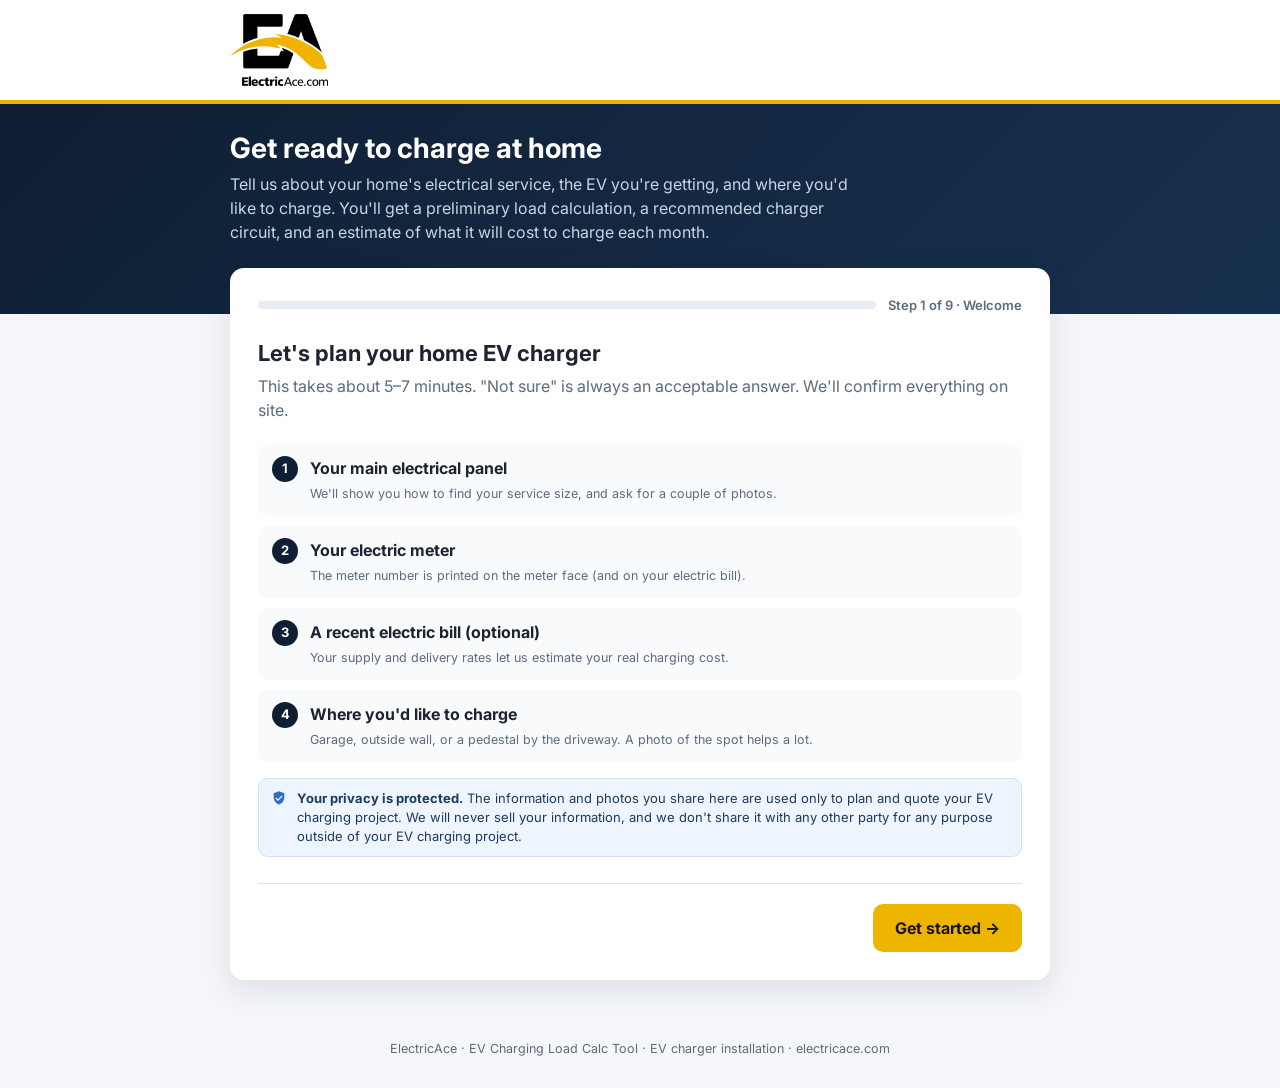
<file: index.html>
<!DOCTYPE html>
<html lang="en"><head><meta charset="UTF-8"><meta name="robots" content="noindex, nofollow">
<title>EV Charger Questionnaire — ElectricAce</title>
<link rel="canonical" href="./ev/">
<meta http-equiv="refresh" content="0; url=./ev/">
<script>location.replace('./ev/' + location.search + location.hash);</script>
</head><body><a href="./ev/">Continue to the EV charger questionnaire</a></body></html>
</file>
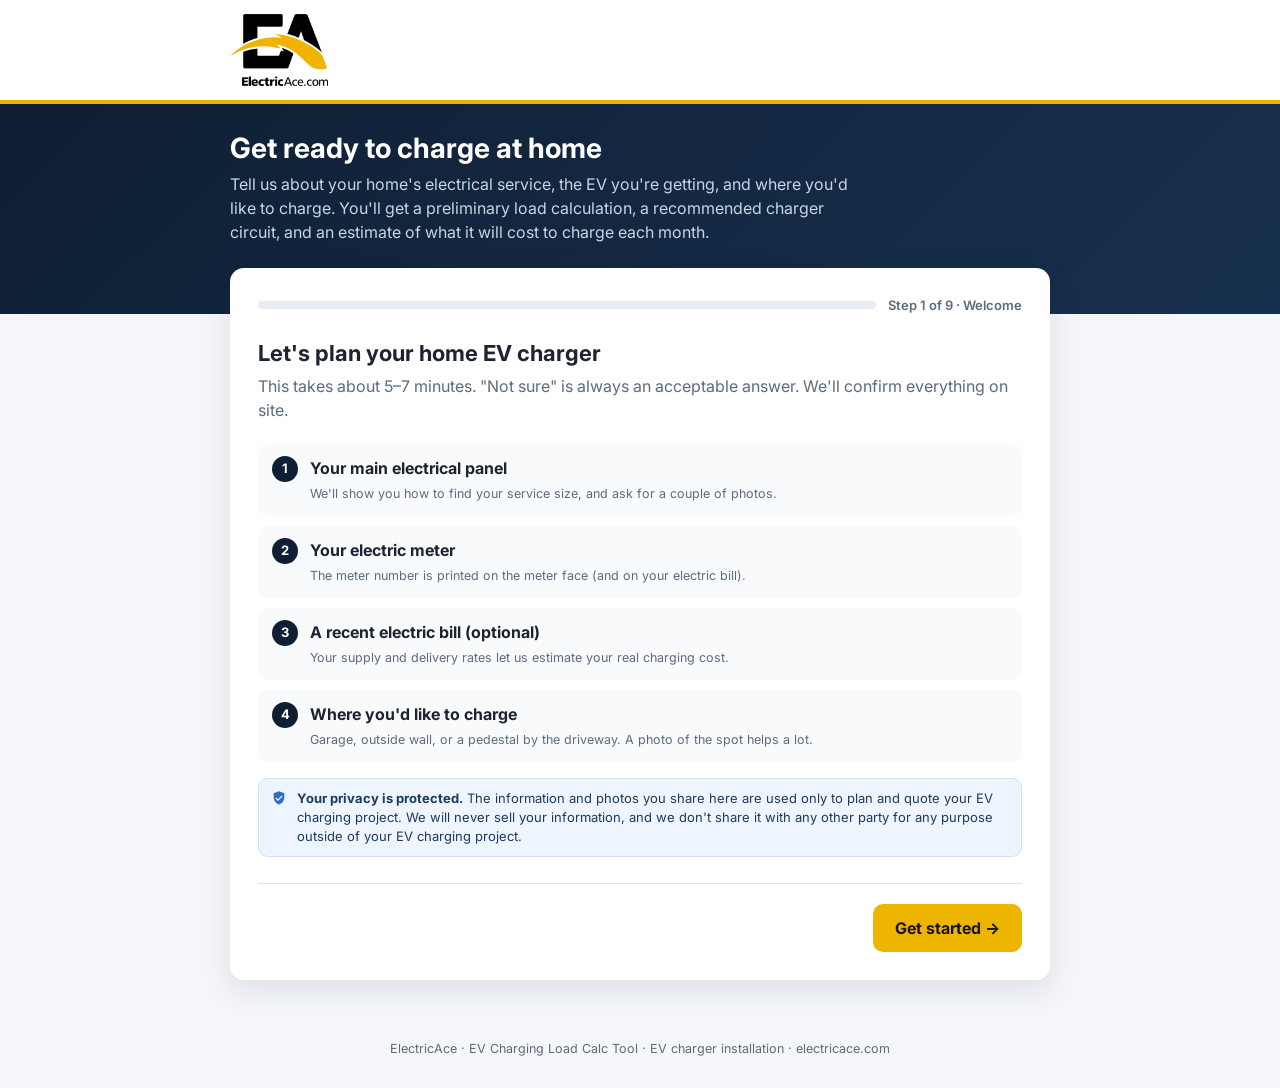
<file: ev/index.html>
<!DOCTYPE html>
<html lang="en">
<head>
<meta charset="UTF-8">
<meta name="viewport" content="width=device-width, initial-scale=1">
<meta name="robots" content="noindex, nofollow">
<title>EV Charger Questionnaire — ElectricAce</title>
<link rel="preconnect" href="https://fonts.googleapis.com">
<link href="https://fonts.googleapis.com/css2?family=Inter:wght@400;500;600;700;800&display=swap" rel="stylesheet">
<style>
  :root{
    --navy:#0f1f33; --navy2:#17304f; --amber:#eeb500; --amber-d:#d39f00;
    --ink:#1b2430; --muted:#5d6b7c; --line:#dde3ea; --bg:#f4f6f9; --card:#fff;
    --ok:#1f9d6b; --warn:#c2410c; --radius:14px;
  }
  *{box-sizing:border-box}
  body{margin:0;font-family:Inter,system-ui,-apple-system,Segoe UI,Roboto,sans-serif;color:var(--ink);background:var(--bg);line-height:1.5}
  header{background:linear-gradient(135deg,var(--navy),var(--navy2));color:#fff;padding:28px 20px 70px}
  .wrap{max-width:820px;margin:0 auto}
  .brand{display:flex;align-items:center;gap:12px;font-weight:800;letter-spacing:.2px;font-size:20px}
  .bolt{width:38px;height:38px;border-radius:10px;background:var(--amber);display:grid;place-items:center}
  header h1{font-size:28px;margin:0 0 6px;line-height:1.2}
  header p{margin:0;color:#c9d5e3;max-width:620px}
  main{margin-top:-46px;padding:0 16px 60px}
  .card{background:var(--card);border-radius:var(--radius);box-shadow:0 10px 30px rgba(15,31,51,.10);padding:28px}
  .progress{display:flex;align-items:center;gap:12px;margin-bottom:22px}
  .bar{flex:1;height:8px;background:#e8edf3;border-radius:99px;overflow:hidden}
  .bar>div{height:100%;background:var(--amber);width:0;transition:width .35s}
  .stepcount{font-size:13px;color:var(--muted);white-space:nowrap;font-weight:600}
  .step{display:none}
  .step.active{display:block;animation:fade .25s ease}
  @keyframes fade{from{opacity:0;transform:translateY(6px)}to{opacity:1;transform:none}}
  h2{margin:0 0 4px;font-size:22px}
  .lead{color:var(--muted);margin:0 0 22px}
  .grid{display:grid;grid-template-columns:1fr 1fr;gap:16px}
  .full{grid-column:1/-1}
  @media (max-width:620px){.grid{grid-template-columns:1fr}.card{padding:20px}header h1{font-size:23px}}
  label.f{display:block;font-weight:600;font-size:14px;margin-bottom:6px}
  .hint{font-weight:400;color:var(--muted);font-size:12.5px}
  input[type=text],input[type=email],input[type=tel],input[type=number],input[type=date],select,textarea{
    width:100%;padding:11px 12px;border:1.5px solid var(--line);border-radius:10px;font:inherit;background:#fff;color:var(--ink)}
  input:focus,select:focus,textarea:focus{outline:none;border-color:var(--amber);box-shadow:0 0 0 3px rgba(245,165,36,.2)}
  .invalid{border-color:var(--warn)!important}
  fieldset{border:none;padding:0;margin:0 0 22px}
  legend{font-weight:700;font-size:15px;margin-bottom:10px;padding:0}
  .opts{display:grid;grid-template-columns:repeat(auto-fit,minmax(170px,1fr));gap:10px}
  .opt{position:relative}
  .opt input{position:absolute;opacity:0;pointer-events:none}
  .opt span{display:block;border:1.5px solid var(--line);border-radius:12px;padding:12px 14px;cursor:pointer;height:100%;transition:.15s;font-size:14px}
  .opt span b{display:block;font-size:14.5px;margin-bottom:2px}
  .opt span small{color:var(--muted);font-size:12.5px;line-height:1.35;display:block}
  .opt input:checked+span{border-color:var(--amber);background:#fff8ea;box-shadow:inset 0 0 0 1px var(--amber)}
  .opt input:focus-visible+span{box-shadow:0 0 0 3px rgba(245,165,36,.35)}
  .opt span:hover{border-color:#b9c4d1}
  .opts.big{grid-template-columns:1fr}
  .opts.big .opt span{padding:16px 18px}
  .sub{margin:-8px 0 22px;padding:16px;background:#f8fafc;border:1px dashed var(--line);border-radius:12px;display:none}
  .sub.show{display:block}
  .nav{display:flex;justify-content:space-between;gap:10px;margin-top:26px;padding-top:20px;border-top:1px solid var(--line)}
  button{font:inherit;font-weight:700;border:none;border-radius:10px;padding:12px 22px;cursor:pointer}
  .btn-p{background:var(--amber);color:#1b1404}
  .btn-p:hover{background:var(--amber-d)}
  .btn-s{background:#eef2f6;color:var(--ink)}
  .btn-s:hover{background:#e2e8ef}
  .restart{display:block;margin:14px auto 0;background:none;color:var(--muted);font-weight:600;font-size:14px;padding:6px 10px;text-decoration:underline}
  .restart:hover{color:var(--ink)}
  .err{color:var(--warn);font-size:13.5px;margin-top:10px;display:none}
  .welcome-list{display:grid;gap:10px;margin:18px 0 6px;padding:0;list-style:none}
  .welcome-list li{display:flex;gap:12px;align-items:flex-start;background:#f8fafc;border-radius:10px;padding:12px 14px}
  .num{flex:none;width:26px;height:26px;border-radius:50%;background:var(--navy);color:#fff;font-size:13px;font-weight:700;display:grid;place-items:center}
  /* results */
  .result-hero{background:linear-gradient(135deg,var(--navy),var(--navy2));color:#fff;border-radius:14px;padding:24px;display:grid;grid-template-columns:1.1fr 1fr;gap:18px;align-items:center}
  @media (max-width:620px){.result-hero{grid-template-columns:1fr}}
  .kw{font-size:54px;font-weight:800;line-height:1;color:var(--amber)}
  .kw small{font-size:20px;color:#fff;font-weight:600}
  .result-hero .label{font-size:13px;text-transform:uppercase;letter-spacing:.8px;color:#a9bbd0;font-weight:600}
  .stats{display:grid;gap:8px}
  .stat{display:flex;justify-content:space-between;border-bottom:1px solid rgba(255,255,255,.12);padding-bottom:6px;font-size:14px}
  .stat b{color:#fff}
  table{width:100%;border-collapse:collapse;font-size:14px;margin-top:8px}
  th,td{text-align:left;padding:8px 6px;border-bottom:1px solid var(--line)}
  th{font-size:12px;text-transform:uppercase;letter-spacing:.6px;color:var(--muted)}
  td.r,th.r{text-align:right;font-variant-numeric:tabular-nums}
  .tag{display:inline-block;font-size:11px;font-weight:700;border-radius:99px;padding:2px 8px;margin-left:6px;vertical-align:middle}
  .tag.shed{background:#fff1d6;color:#8a5a00}
  .tag.out{background:#eef2f6;color:var(--muted)}
  tr.excluded td{color:#9aa6b4}
  .notes{margin:18px 0 0;padding:0;list-style:none;display:grid;gap:8px}
  .notes li{background:#fff8ea;border-left:4px solid var(--amber);padding:10px 14px;border-radius:6px;font-size:14px}
  .notes li.info{background:#eef5ff;border-color:#4a7fd1}
  .cta{margin-top:22px;background:#f8fafc;border:1px solid var(--line);border-radius:14px;padding:20px;display:grid;gap:12px}
  .cta h3{margin:0}
  .phone{font-size:22px;font-weight:800;color:var(--navy)}
  .phone a{color:inherit;text-decoration:none}
  .row{display:flex;flex-wrap:wrap;gap:10px;align-items:center}
  .disclaimer{font-size:12.5px;color:var(--muted);margin-top:18px}
  .checked-note{display:flex;gap:8px;align-items:flex-start;font-size:13.5px;color:var(--ink);background:#f8fafc;border:1px solid var(--line);border-radius:10px;padding:10px 12px;margin-top:18px}
  .checked-note b{color:var(--navy)}
  .copied{color:var(--ok);font-weight:600;font-size:14px;display:none}
  textarea.summary{font-family:ui-monospace,Menlo,Consolas,monospace;font-size:12.5px;min-height:150px;display:none}
  .opts.days{grid-template-columns:repeat(auto-fit,minmax(78px,1fr))}
  .opts.days .opt span{text-align:center;padding:10px 6px}
  .send-btn{display:flex;align-items:center;justify-content:center;gap:12px;text-align:center;text-decoration:none;
    background:linear-gradient(135deg,var(--amber),#ffbf47);color:#1b1404;font-weight:800;font-size:18px;line-height:1.3;
    padding:18px 22px;border-radius:14px;box-shadow:0 8px 22px rgba(245,165,36,.35);margin-top:6px;transition:transform .1s, box-shadow .15s}
  .send-btn:hover{transform:translateY(-1px);box-shadow:0 12px 28px rgba(245,165,36,.45)}
  .send-btn:active{transform:none}
  .sent-note{display:none;background:#e9f8f1;border:1px solid #b6e6cf;color:#145c40;border-radius:10px;padding:12px 14px;font-size:14px}
  .logobar{background:#fff;border-bottom:4px solid var(--amber);padding:14px 20px}
  .logos{display:flex;align-items:center;justify-content:space-between;gap:20px}
  .logos a{display:block;line-height:0;transition:opacity .15s}
  .logos a:hover{opacity:.8}
  .logo-ea{height:72px;width:auto}
  .logo-gen{height:46px;width:auto}
  @media (max-width:520px){.logo-ea{height:54px}.logo-gen{height:30px}}
  .hp{position:absolute!important;left:-10000px!important;top:auto;width:1px;height:1px;overflow:hidden}
  .send-err{display:none;background:#fdecea;border:1px solid #f5c2bd;color:#9a2a1a;border-radius:10px;padding:12px 14px;font-size:14px}
  .send-btn.loading{opacity:.7;pointer-events:none}
  .send-btn.done{background:#1f9d6b;color:#fff;box-shadow:none;pointer-events:none}
  .lock-wrap{position:relative}
  .breakdown.locked table{filter:blur(5px);user-select:none;pointer-events:none}
  .lock-overlay{display:none;position:absolute;inset:0;align-items:flex-start;justify-content:center;text-align:center;padding-top:40px}
  .breakdown.locked .lock-overlay{display:flex}
  .lock-overlay>div{background:#fff;border:1px solid var(--line);border-radius:12px;padding:16px 20px;box-shadow:0 8px 24px rgba(15,31,51,.12);font-size:14.5px;max-width:420px}
  .report-btn{display:flex;align-items:center;justify-content:center;gap:10px;width:100%;background:var(--navy);color:#fff;font-weight:800;font-size:16.5px;padding:15px 20px;border-radius:12px}
  .report-btn:hover{background:var(--navy2)}
  .report-btn.loading{opacity:.7;pointer-events:none}
  .report-btn.done{background:#1f9d6b;pointer-events:none}
  .or{display:flex;align-items:center;gap:12px;color:var(--muted);font-weight:700;font-size:13.5px;margin:10px 0 2px}
  .or::before,.or::after{content:"";flex:1;height:1px;background:var(--line)}
  .or span{text-align:center}
  .pdf-row{display:none}
  .privacy{display:flex;gap:10px;align-items:flex-start;background:#eef5ff;border:1px solid #cfe0f7;color:#1d3a5f;border-radius:10px;padding:10px 12px;font-size:13px;line-height:1.45}
  .privacy svg{flex:none;margin-top:1px;color:#2f6fbf}
  .fine{font-size:12px;color:var(--muted)}
  footer{text-align:center;color:var(--muted);font-size:12.5px;padding:0 16px 30px}
  /* ---- EV additions ---- */
  .logo-side{text-align:right;line-height:1.25}
  .logo-side .tag1{font-size:12px;font-weight:700;letter-spacing:.8px;text-transform:uppercase;color:var(--muted)}
  .logo-side .tag2{font-size:20px;font-weight:800;color:var(--navy)}
  .logo-side .tag2 a{color:inherit;text-decoration:none}
  .logo-side .evbadge{display:inline-flex;align-items:center;gap:6px;background:var(--navy);color:#fff;border-radius:99px;padding:4px 12px 4px 8px;font-size:12.5px;font-weight:700;margin-bottom:6px}
  .logo-side .evbadge svg{color:var(--amber)}
  @media (max-width:520px){.logo-side .tag2{font-size:15px}.logo-side .tag1{display:none}}
  .tipbtn{display:inline-flex;align-items:center;gap:6px;background:#eef5ff;color:#1d3a5f;border:1px solid #cfe0f7;border-radius:99px;padding:5px 12px;font-size:13px;font-weight:700;cursor:pointer;margin:0 0 12px}
  .tipbtn:hover{background:#e2eefc}
  .tipbtn .q{width:18px;height:18px;border-radius:50%;background:#2f6fbf;color:#fff;display:grid;place-items:center;font-size:12px}
  .tipbox{display:none;background:#f5f9ff;border:1px solid #cfe0f7;border-radius:12px;padding:16px;margin:-2px 0 18px;font-size:14px}
  .tipbox.show{display:block;animation:fade .2s ease}
  .tipbox ol{margin:6px 0 0;padding-left:20px}
  .tipbox li{margin-bottom:6px}
  .tipbox .tipgrid{display:grid;grid-template-columns:150px 1fr;gap:16px;align-items:start}
  @media (max-width:560px){.tipbox .tipgrid{grid-template-columns:1fr}}
  .safety{background:#fff4ec;border-left:4px solid var(--warn);padding:8px 12px;border-radius:6px;font-size:13px;margin-top:10px}
  .vcard{display:none;margin:-6px 0 20px;background:#f8fafc;border:1px solid var(--line);border-radius:12px;padding:14px 16px}
  .vcard.show{display:grid;grid-template-columns:repeat(auto-fit,minmax(140px,1fr));gap:10px}
  .vcard div{font-size:12.5px;color:var(--muted)}
  .vcard b{display:block;font-size:17px;color:var(--ink)}
  .rangewrap{background:#f8fafc;border:1px solid var(--line);border-radius:14px;padding:18px}
  .rangehead{display:flex;justify-content:space-between;align-items:baseline;gap:10px;flex-wrap:wrap}
  .rangeval{font-size:30px;font-weight:800;color:var(--navy)}
  .rangeval small{font-size:15px;color:var(--muted);font-weight:600}
  input[type=range]{width:100%;accent-color:var(--amber);height:28px;margin:8px 0 2px;cursor:pointer}
  .ticks{display:flex;justify-content:space-between;font-size:11.5px;color:var(--muted)}
  .costgrid{display:grid;grid-template-columns:repeat(auto-fit,minmax(150px,1fr));gap:10px;margin-top:16px}
  .costbox{background:#fff;border:1px solid var(--line);border-radius:12px;padding:12px 14px}
  .costbox span{display:block;font-size:12px;color:var(--muted);font-weight:600;text-transform:uppercase;letter-spacing:.5px}
  .costbox b{display:block;font-size:22px;font-weight:800;color:var(--ink);font-variant-numeric:tabular-nums}
  .costbox.hl{background:var(--navy);border-color:var(--navy)}
  .costbox.hl span{color:#a9bbd0}.costbox.hl b{color:var(--amber)}
  .costbox.save b{color:var(--ok)}
  .inline-in{display:flex;align-items:center;gap:6px}
  .inline-in input{max-width:110px}
  .ratesum{margin-top:8px;font-size:14px;font-weight:700;color:var(--navy)}
  .meter{margin-top:16px}
  .meter .track{position:relative;height:16px;background:#e8edf3;border-radius:99px;overflow:hidden;display:flex}
  .meter .seg-a{background:#7a8ca3;height:100%}
  .meter .seg-b{background:var(--amber);height:100%}
  .meter .cap{position:absolute;top:-4px;bottom:-4px;width:2px;background:var(--navy)}
  .meter .legend{display:flex;flex-wrap:wrap;gap:14px;font-size:12.5px;color:var(--muted);margin-top:8px}
  .meter .legend i{display:inline-block;width:10px;height:10px;border-radius:3px;margin-right:5px;vertical-align:-1px}
  .result-hero .meter .track{background:rgba(255,255,255,.14)}
  .result-hero .meter .legend{color:#c9d5e3}
  .result-hero .meter .seg-a{background:#9fb3cb}
  .verdict{display:inline-block;font-weight:800;font-size:13px;border-radius:99px;padding:4px 12px;margin-top:10px}
  .verdict.ok{background:#d9f5e8;color:#145c40}
  .verdict.tight{background:#fff1d6;color:#8a5a00}
  .verdict.over{background:#fde2dc;color:#9a2a1a}
  .photo-add{position:relative;display:flex;flex-direction:column;align-items:center;justify-content:center;gap:2px;border:2px dashed #c3ccd6;border-radius:12px;padding:16px;cursor:pointer;font-weight:700;font-size:15px;background:#f8fafc;text-align:center}
  .photo-add:hover{border-color:var(--amber)}
  .photo-add small{font-weight:400;color:var(--muted);font-size:12.5px}
  .photo-add input{position:absolute;opacity:0;width:1px;height:1px;pointer-events:none}
  .photos{display:grid;grid-template-columns:repeat(auto-fill,minmax(120px,1fr));gap:10px;margin-top:10px}
  .ph{position:relative;border:1px solid var(--line);border-radius:10px;overflow:hidden;background:#fff}
  .ph img{width:100%;height:100px;object-fit:cover;display:block}
  .ph .cap{font-size:11.5px;padding:4px 6px;color:var(--muted);white-space:nowrap;overflow:hidden;text-overflow:ellipsis}
  .ph .rm{position:absolute;top:4px;right:4px;width:24px;height:24px;border-radius:50%;padding:0;background:rgba(15,31,51,.75);color:#fff;font-size:14px;line-height:24px}
  .photoblock{border:1px solid var(--line);border-radius:14px;padding:16px;margin-bottom:16px}
  .photoblock h3{margin:0 0 4px;font-size:16px}
  .photoblock .hint{display:block;margin-bottom:10px}
  .sumgrid{display:grid;grid-template-columns:1fr 1fr;gap:6px 18px;font-size:14px;margin-top:8px}
  .sumgrid div{display:flex;justify-content:space-between;gap:10px;border-bottom:1px solid var(--line);padding:6px 0}
  .sumgrid div span{color:var(--muted)}
  .sumgrid div b{text-align:right}
  @media (max-width:620px){.sumgrid{grid-template-columns:1fr}}
  h3.sec{margin:26px 0 4px}
  .distout{font-weight:800;color:var(--navy);font-size:18px}
  .logo-side a{display:inline;line-height:inherit}
  .result-hero .meter .cap{background:#fff}
  .breakdown.locked .sumgrid{filter:blur(5px);user-select:none;pointer-events:none}
  .logo-side .evbadge{background:#1f9d6b}
  .logo-side .evbadge svg{color:#fff}
  .addrwrap{position:relative}
  .addrlist{display:none;position:absolute;left:0;right:0;top:72px;z-index:20;margin:0;padding:6px;list-style:none;background:#fff;border:1.5px solid var(--line);border-radius:12px;box-shadow:0 12px 30px rgba(15,31,51,.15);max-height:280px;overflow:auto}
  .addrlist.show{display:block}
  .addrlist li{padding:10px 12px;border-radius:8px;cursor:pointer;font-size:14.5px}
  .addrlist li small{display:block;color:var(--muted);font-size:12px}
  .addrlist li:hover,.addrlist li.act{background:#fff8ea}
  .pf{display:none;font-size:11px;font-weight:700;background:#e9f8f1;color:#145c40;border-radius:99px;padding:2px 8px;margin-left:6px;vertical-align:middle;white-space:nowrap}
  .pf.show{display:inline-block}
  .pfcard{display:none;margin-top:14px;background:#e9f8f1;border:1px solid #b6e6cf;color:#145c40;border-radius:12px;padding:12px 14px;font-size:14px}
  .pfcard.show{display:block}
  .pfcard.miss{background:#f8fafc;border-color:var(--line);color:var(--ink)}
  .pfcard ul{margin:6px 0 4px;padding-left:18px}
  /* embedded in electricace.com: the site already shows its own logo, nav and footer */
  html.embedded body{background:transparent}
  html.embedded .logobar, html.embedded footer{display:none}
  html.embedded header{border-radius:14px 14px 0 0;padding:24px 20px 64px}
  html.embedded main{padding-bottom:16px}
  .sub-h{font-weight:800;font-size:15.5px;color:var(--navy);margin-top:6px}
  .contact-bar{border-top:1px solid var(--line);padding-top:14px;text-align:center}
  .contact-q{font-size:13.5px;color:var(--muted);font-weight:600;margin-bottom:8px}
  .contact-num{font-size:24px;font-weight:800;color:var(--navy);white-space:nowrap;letter-spacing:.3px;margin-bottom:10px}
  .contact-btns{display:grid;grid-template-columns:repeat(3,1fr);gap:12px}
  .cb{display:flex;flex-direction:column;gap:5px}
  .resp{font-size:12px;color:var(--muted);font-weight:600}
  .resp.fast{color:#1f9d6b}
  .email-panel{display:none;margin-top:14px;text-align:left;background:#fff;border:1px solid var(--line);border-radius:12px;padding:14px 16px}
  .email-panel.show{display:block}
  .ep-step{display:flex;gap:12px;align-items:flex-start;margin-top:10px}
  .ep-step .num{flex:none;width:24px;height:24px;border-radius:50%;background:var(--navy);color:#fff;font-size:12px;font-weight:700;display:grid;place-items:center;margin-top:6px}
  .ep-open{display:inline-block;text-decoration:none;font-weight:700;padding:11px 18px;border-radius:10px;background:var(--amber);color:#1b1404}
  .ep-open:hover{background:var(--amber-d)}
  .ep-step .btn-s{padding:11px 18px}
  .contact-btn{display:flex;align-items:center;justify-content:center;gap:8px;text-decoration:none;font-weight:800;font-size:15px;width:100%;font-family:inherit;cursor:pointer;color:var(--navy);background:#fff;border:2px solid var(--navy);border-radius:12px;padding:11px 14px;transition:background .15s,color .15s}
  .contact-btn:hover{background:var(--navy);color:#fff}
  .grpbad .opt span{border-color:var(--warn)}
  @media (max-width:480px){.contact-btns{gap:8px}.contact-btn{font-size:13.5px;padding:9px 4px;gap:3px;flex-direction:column}.resp{font-size:11px}}
  .diag{margin-top:8px;font-size:11.5px;color:#4b6b5c;font-family:ui-monospace,Menlo,Consolas,monospace;word-break:break-word}
</style>
</head>
<body>
<div class="logobar">
  <div class="wrap logos">
    <a href="https://electricace.com" target="_blank" rel="noopener" title="Visit ElectricAce.com"><img src="[data-uri]" alt="ElectricAce" class="logo-ea"></a>
  </div>
</div>
<header>
  <div class="wrap">
    <h1>Get ready to charge at home</h1>
    <p>Tell us about your home's electrical service, the EV you're getting, and where you'd like to charge. You'll get a preliminary load calculation, a recommended charger circuit, and an estimate of what it will cost to charge each month.</p>
  </div>
</header>

<main>
<div class="wrap">
<form class="card" id="form" novalidate>
  <div class="hp" aria-hidden="true"><label>Leave this field empty<input type="text" name="botcheck" tabindex="-1" autocomplete="off"></label></div>
  <div class="progress">
    <div class="bar"><div id="barFill"></div></div>
    <div class="stepcount" id="stepCount">Step 1 of 9</div>
  </div>

  <!-- STEP 0: Welcome -->
  <section class="step active" data-title="Welcome">
    <h2>Let's plan your home EV charger</h2>
    <p class="lead">This takes about 5–7 minutes. "Not sure" is always an acceptable answer. We'll confirm everything on site.</p>
    <ul class="welcome-list">
      <li><span class="num">1</span><div><b>Your main electrical panel</b><br><span class="hint">We'll show you how to find your service size, and ask for a couple of photos.</span></div></li>
      <li><span class="num">2</span><div><b>Your electric meter</b><br><span class="hint">The meter number is printed on the meter face (and on your electric bill).</span></div></li>
      <li><span class="num">3</span><div><b>A recent electric bill (optional)</b><br><span class="hint">Your supply and delivery rates let us estimate your real charging cost.</span></div></li>
      <li><span class="num">4</span><div><b>Where you'd like to charge</b><br><span class="hint">Garage, outside wall, or a pedestal by the driveway. A photo of the spot helps a lot.</span></div></li>
    </ul>
    <div class="privacy" style="margin-top:16px"><svg width="16" height="16" viewBox="0 0 24 24" aria-hidden="true"><path d="M12 2 4 5v6c0 5 3.4 9.4 8 11 4.6-1.6 8-6 8-11V5zm-1.5 14.5-4-4 1.4-1.4 2.6 2.6 5.6-5.6 1.4 1.4z" fill="currentColor"/></svg><div><b>Your privacy is protected.</b> The information and photos you share here are used only to plan and quote your EV charging project. We will never sell your information, and we don't share it with any other party for any purpose outside of your EV charging project.</div></div>
  </section>

  <!-- STEP 1: Property -->
  <section class="step" data-title="Your property">
    <h2>About your property</h2>
    <p class="lead">Start with the address and we'll fill in what we can from public property records. You'll confirm everything as you go.</p>
    <div class="addrwrap">
      <label class="f" for="addrSearch">Property address</label>
      <input type="text" id="addrSearch" name="addrSearch" autocomplete="off" placeholder="Start typing, e.g. 12 Main St, Rhinebeck" role="combobox" aria-autocomplete="list" aria-expanded="false" aria-controls="addrList">
      <ul class="addrlist" id="addrList" role="listbox"></ul>
      <div class="hint" id="addrStatus" style="margin-top:6px">Looks up New York State public tax records. Nothing you type here is sent to ElectricAce until you submit.</div>
    </div>
    <div class="pfcard" id="pfCard"></div>
    <div class="grid" style="margin-top:18px">
      <div><label class="f" for="zip">Property ZIP code * <span class="pf" data-pf="zip">from address</span></label><input type="text" id="zip" name="zip" required inputmode="numeric" maxlength="5" pattern="[0-9]{5}" autocomplete="postal-code" placeholder="e.g., 12572"></div>
      <div><label class="f" for="sqft">Approx. finished square footage * <span class="pf" data-pf="sqft">from public records</span></label><input type="number" id="sqft" name="sqft" min="300" max="30000" step="50" required placeholder="e.g., 2400"></div>
    </div>
    <fieldset style="margin-top:20px">
      <legend>Property type <span class="pf" data-pf="ptype">from public records</span></legend>
      <div class="opts">
        <label class="opt"><input type="radio" name="ptype" value="Single-family home" checked><span><b>Single-family home</b></span></label>
        <label class="opt"><input type="radio" name="ptype" value="Townhouse / condo"><span><b>Townhouse / condo</b><small>Shared walls or HOA</small></span></label>
        <label class="opt"><input type="radio" name="ptype" value="Multi-family / rental"><span><b>Multi-family / rental</b></span></label>
        <label class="opt"><input type="radio" name="ptype" value="Small business / commercial"><span><b>Small business</b><small>Workplace or customer charging</small></span></label>
      </div>
    </fieldset>
    <fieldset>
      <legend>Do you own the property?</legend>
      <div class="opts">
        <label class="opt"><input type="radio" name="own" value="Own" checked><span><b>Yes, I own it</b></span></label>
        <label class="opt"><input type="radio" name="own" value="Own — HOA approval needed"><span><b>Own, but HOA approval needed</b></span></label>
        <label class="opt"><input type="radio" name="own" value="Rent — landlord approval needed"><span><b>I rent</b><small>Landlord approval needed</small></span></label>
      </div>
    </fieldset>
  </section>

  <!-- STEP 2: Electrical service -->
  <section class="step" data-title="Electrical service">
    <h2>Your electrical service</h2>
    <p class="lead">Your service size tells us how much power your home can safely use at once, and how much is left for an EV charger.</p>
    <fieldset style="margin-bottom:8px">
      <legend>Main electrical service size</legend>
      <button type="button" class="tipbtn" data-tip="svcTip"><span class="q">?</span>How do I find this?</button>
      <div class="tipbox" id="svcTip">
        <div class="tipgrid">
          <svg viewBox="0 0 150 210" width="150" aria-label="Diagram of an electrical panel with the main breaker at the top">
            <rect x="8" y="6" width="134" height="198" rx="8" fill="#e9eef4" stroke="#7a8ca3" stroke-width="2"/>
            <rect x="20" y="16" width="110" height="178" rx="4" fill="#fff" stroke="#c3ccd6"/>
            <rect x="45" y="24" width="60" height="34" rx="4" fill="#0f1f33"/>
            <rect x="66" y="30" width="18" height="12" rx="2" fill="#eeb500"/>
            <text x="75" y="54" text-anchor="middle" font-family="Inter,Arial" font-size="10" font-weight="800" fill="#fff">200</text>
            <circle cx="115" cy="41" r="13" fill="none" stroke="#c2410c" stroke-width="2.5"/>
            <g fill="#5d6b7c">
              <rect x="30" y="70" width="40" height="10" rx="2"/><rect x="80" y="70" width="40" height="10" rx="2"/>
              <rect x="30" y="86" width="40" height="10" rx="2"/><rect x="80" y="86" width="40" height="10" rx="2"/>
              <rect x="30" y="102" width="40" height="10" rx="2"/><rect x="80" y="102" width="40" height="10" rx="2"/>
              <rect x="30" y="118" width="40" height="10" rx="2"/><rect x="80" y="118" width="40" height="10" rx="2"/>
              <rect x="30" y="134" width="40" height="10" rx="2"/><rect x="80" y="134" width="40" height="10" rx="2"/>
            </g>
            <g fill="none" stroke="#9aa6b4" stroke-dasharray="3 3">
              <rect x="30" y="150" width="40" height="10" rx="2"/><rect x="80" y="150" width="40" height="10" rx="2"/>
              <rect x="30" y="166" width="40" height="10" rx="2"/><rect x="80" y="166" width="40" height="10" rx="2"/>
            </g>
            <text x="75" y="189" text-anchor="middle" font-family="Inter,Arial" font-size="9" fill="#5d6b7c">empty spaces</text>
          </svg>
          <div>
            <b>Find the main breaker</b>
            <ol>
              <li>Open the metal <b>door</b> on your main panel (usually in the basement, garage, or utility room). <u>Don't remove the cover screws</u>, just open the door.</li>
              <li>Look for the <b>largest breaker</b>, usually at the very top, often labeled <b>"MAIN."</b></li>
              <li>The number stamped on its handle is your service size, like <b>100</b>, <b>150</b>, or <b>200</b>.</li>
              <li>No main breaker in the panel? Check for a breaker or disconnect <b>outside next to your meter</b>. The number on it is your service size.</li>
              <li>Still unsure? Pick "Not sure" and add a panel photo in a later step. We'll figure it out.</li>
            </ol>
            <div class="safety">⚠️ Never remove the panel cover or touch wiring. Opening the panel door is all you need.</div>
          </div>
        </div>
      </div>
      <div class="opts">
        <label class="opt"><input type="radio" name="service" value="60"><span><b>60 amp</b><small>Older homes</small></span></label>
        <label class="opt"><input type="radio" name="service" value="100"><span><b>100 amp</b></span></label>
        <label class="opt"><input type="radio" name="service" value="125"><span><b>125 amp</b></span></label>
        <label class="opt"><input type="radio" name="service" value="150"><span><b>150 amp</b></span></label>
        <label class="opt"><input type="radio" name="service" value="200" checked><span><b>200 amp</b><small>Most common</small></span></label>
        <label class="opt"><input type="radio" name="service" value="400"><span><b>320 / 400 amp</b></span></label>
        <label class="opt"><input type="radio" name="service" value="unknown"><span><b>Not sure</b></span></label>
      </div>
    </fieldset>
    <div class="grid" style="margin-top:14px">
      <div><label class="f" for="panelLoc">Where is your main panel?</label>
        <select id="panelLoc" name="panelLoc"><option>Unfinished basement</option><option>Finished basement</option><option>Attached garage</option><option>Utility room / closet</option><option>Outside (exterior wall)</option><option>Detached garage / outbuilding</option><option>Not sure</option></select></div>
      <div><label class="f" for="spaces">Empty breaker spaces? <span class="hint">(see diagram above)</span></label>
        <select id="spaces" name="spaces"><option value="2+">Yes, 2 or more</option><option value="1">Only 1</option><option value="0">None, it's full</option><option value="unknown" selected>Not sure</option></select></div>
      <div><label class="f" for="panelBrand">Panel brand <span class="hint">(on the label inside the door)</span></label>
        <select id="panelBrand" name="panelBrand"><option>Not sure</option><option>Square D</option><option>Eaton / Cutler-Hammer</option><option>Siemens</option><option>GE</option><option>Murray</option><option>Leviton</option><option>Federal Pacific (FPE)</option><option>Zinsco / Sylvania</option><option>Challenger</option><option>Pushmatic / Bulldog</option><option>Other</option></select></div>
      <div class="full"><label class="f">Do you believe the panel has been upgraded since the home was built?</label>
        <div class="opts">
          <label class="opt"><input type="radio" name="panelUpg" value="Yes"><span><b>Yes, it's been upgraded</b><small>Newer than the house</small></span></label>
          <label class="opt"><input type="radio" name="panelUpg" value="No"><span><b>No, it's original</b><small>Same age as the house</small></span></label>
          <label class="opt"><input type="radio" name="panelUpg" value="Not sure" checked><span><b>Not sure</b></span></label>
        </div>
        <div class="hint" id="upgHint" style="margin-top:6px"></div></div>
      <div><label class="f" for="panelAge">Approx. age of the panel <span class="pf" data-pf="panelAge">based on year built</span></label>
        <select id="panelAge" name="panelAge"><option>Not sure</option><option>Under 10 years</option><option>10–25 years</option><option>25–40 years</option><option>Over 40 years</option></select></div>
    </div>
  </section>

  <!-- STEP 3: Home loads -->
  <section class="step" data-title="Home load calc">
    <h2>What's already using power in your home?</h2>
    <p class="lead">We use these to run a load calculation (NEC 220.82 method) and see how much room is left for an EV charger.</p>
    <fieldset>
      <legend>Primary heating <span class="pf" data-pf="heat">from public records, please confirm</span></legend>
      <div class="opts">
        <label class="opt"><input type="radio" name="heat" value="fuel" checked><span><b>Gas / oil / propane</b><small>Furnace or boiler</small></span></label>
        <label class="opt"><input type="radio" name="heat" value="heatpump"><span><b>Heat pump</b><small>Ducted (central)</small></span></label>
        <label class="opt"><input type="radio" name="heat" value="elfurnace"><span><b>Electric furnace / boiler</b></span></label>
        <label class="opt"><input type="radio" name="heat" value="baseboard"><span><b>Electric baseboard</b></span></label>
        <label class="opt"><input type="radio" name="heat" value="other"><span><b>Wood / pellet / other</b></span></label>
      </div>
    </fieldset>
    <div class="sub" id="hpSub">
      <div class="grid">
        <div><label class="f" for="hpTons">Heat pump size <span class="hint">(1 ton ≈ 12,000 BTU)</span></label>
          <select id="hpTons" name="hpTons"><option value="2">2 ton</option><option value="3" selected>3 ton</option><option value="4">4 ton</option><option value="5">5 ton</option><option value="7">6+ ton / multiple</option></select></div>
        <div><label class="f" for="hpAux">Backup electric heat strips</label>
          <select id="hpAux" name="hpAux"><option value="0">None / not sure</option><option value="5">5 kW</option><option value="10" selected>10 kW</option><option value="15">15 kW</option><option value="20">20 kW</option></select></div>
      </div>
    </div>
    <div class="sub" id="elSub">
      <label class="f" for="elKw">Approx. total electric heat <span class="hint">(baseboards are about 250 W per foot; a 6 ft heater ≈ 1.5 kW)</span></label>
      <select id="elKw" name="elKw"><option value="5">Under 5 kW</option><option value="10" selected>5–10 kW</option><option value="15">10–15 kW</option><option value="20">15–20 kW</option><option value="30">20 kW+</option></select>
    </div>
    <div class="grid">
      <div><label class="f" for="ac">Central air conditioning <span class="hint">(skip if heat pump)</span></label>
        <select id="ac" name="ac"><option value="0">None</option><option value="2">Yes, about 2 ton</option><option value="3">Yes, about 3 ton</option><option value="4">Yes, about 4 ton</option><option value="5">Yes, 5 ton</option><option value="7">Yes, 2 systems</option></select></div>
      <div><label class="f" for="splits">Ductless mini-split heads</label>
        <select id="splits" name="splits"><option value="0">None</option><option value="1">1</option><option value="2">2</option><option value="3">3</option><option value="4">4</option><option value="6">5+</option></select></div>
      <div><label class="f" for="wh">Water heater</label>
        <select id="wh" name="wh"><option value="fuel">Gas / oil / propane / boiler</option><option value="tank">Electric tank</option><option value="hpwh">Heat pump water heater</option><option value="tankless">Electric tankless (whole-house)</option></select></div>
      <div><label class="f" for="range">Cooking</label>
        <select id="range" name="range"><option value="gas">Gas / propane</option><option value="elec">Electric range</option><option value="induction">Induction</option><option value="split">Electric cooktop + wall oven</option></select></div>
      <div><label class="f" for="dryer">Clothes dryer</label>
        <select id="dryer" name="dryer"><option value="gas">Gas / propane</option><option value="elec" selected>Electric</option><option value="none">None</option></select></div>
      <div><label class="f" for="well">Well pump <span class="pf" data-pf="well">from public records</span></label>
        <select id="well" name="well"><option value="0">No well (municipal water)</option><option value="0.75">¾ HP</option><option value="1">1 HP</option><option value="1.5">1½ HP</option><option value="2">2 HP+</option><option value="unk">Have a well, size unknown</option></select></div>
    </div>
    <fieldset style="margin-top:20px">
      <legend>Other loads <span class="hint">(select all that apply)</span></legend>
      <div class="opts">
        <label class="opt"><input type="checkbox" name="dish" value="1" checked><span><b>Dishwasher</b></span></label>
        <label class="opt"><input type="checkbox" name="disp" value="1"><span><b>Garbage disposal</b></span></label>
        <label class="opt"><input type="checkbox" name="micro" value="1"><span><b>Built-in microwave</b></span></label>
        <label class="opt"><input type="checkbox" name="sump" value="1"><span><b>Sump pump</b></span></label>
        <label class="opt"><input type="checkbox" name="spa" value="1"><span><b>Hot tub / spa</b></span></label>
        <label class="opt"><input type="checkbox" name="pool" value="1"><span><b>Pool pump / heater</b></span></label>
        <label class="opt"><input type="checkbox" name="shop" value="1"><span><b>Workshop / welder</b></span></label>
        <label class="opt"><input type="checkbox" name="exEv" value="1"><span><b>Existing EV charger</b><small>Already installed</small></span></label>
      </div>
    </fieldset>
    <div class="grid">
      <div><label class="f" for="extraKw">Other large loads <span class="hint">(kW, if known)</span></label>
        <input type="number" id="extraKw" name="extraKw" min="0" step="0.5" placeholder="e.g., 3"></div>
      <div><label class="f" for="solar">Solar panels or battery?</label>
        <select id="solar" name="solar"><option>No</option><option>Solar</option><option>Solar + battery</option><option>Battery only</option><option>Planning to add</option></select></div>
    </div>
  </section>

  <!-- STEP 4: Vehicle & charger -->
  <section class="step" data-title="Your EV & charger">
    <h2>Your EV and charger</h2>
    <p class="lead">Each vehicle has a maximum charging speed. We match the circuit to your car so you don't pay for capacity it can't use.</p>
    <div class="grid">
      <div class="full"><label class="f" for="vehicle">Which EV are you buying (or driving)?</label>
        <select id="vehicle" name="vehicle"></select></div>
      <div id="otherVehWrap" class="full" style="display:none"><label class="f" for="otherVeh">Make & model</label><input type="text" id="otherVeh" name="otherVeh" placeholder="e.g., 2027 Subaru Trailseeker"></div>
      <div><label class="f" for="evTiming">When will it arrive?</label>
        <select id="evTiming" name="evTiming"><option>Already have it</option><option>Within 30 days</option><option>1–3 months</option><option>3+ months / researching</option></select></div>
      <div><label class="f" for="evCount">How many EVs will charge here?</label>
        <select id="evCount" name="evCount"><option value="1">1 EV</option><option value="2share">2 EVs, take turns on one charger</option><option value="2pshare">2 EVs, two chargers with power-sharing</option><option value="2full">2 EVs, two full-power chargers</option></select></div>
    </div>
    <div class="vcard" id="vcard" style="margin-top:16px">
      <div>Max home charging<b id="vcKw">—</b></div>
      <div>Battery (approx.)<b id="vcBat">—</b></div>
      <div>Efficiency (approx.)<b id="vcEff">—</b></div>
    </div>

    <fieldset style="margin-top:18px">
      <legend>How do you want to charge?</legend>
      <div class="opts big">
        <label class="opt"><input type="radio" name="charger" value="dealer" checked><span><b>Hardwired charger from the dealer / manufacturer</b><small>Example: Tesla Wall Connector, Ford Charge Station Pro, GM Energy, or the charger that comes with your purchase. Hardwired units charge fastest and are weather-rated for outdoor use.</small></span></label>
        <label class="opt"><input type="radio" name="charger" value="1450"><span><b>NEMA 14-50R EV-grade receptacle</b><small>A heavy-duty 50 amp outlet for a plug-in charger (like the mobile cord that comes with many EVs). Flexible and portable, limited to 40 amps of charging.</small></span></label>
        <label class="opt"><input type="radio" name="charger" value="own"><span><b>I'm buying my own hardwired charger</b><small>ChargePoint, Emporia, Wallbox, JuiceBox, Grizzl-E, etc.</small></span></label>
        <label class="opt"><input type="radio" name="charger" value="recommend"><span><b>Not sure, recommend one for me</b></span></label>
      </div>
    </fieldset>
    <div class="sub" id="hwSub">
      <div class="grid">
        <div><label class="f" for="chgAmps">Charger output setting</label>
          <select id="chgAmps" name="chgAmps"><option value="auto" selected>Not sure, match my car</option><option value="16">16 A (3.8 kW)</option><option value="24">24 A (5.8 kW)</option><option value="32">32 A (7.7 kW)</option><option value="40">40 A (9.6 kW)</option><option value="48">48 A (11.5 kW)</option><option value="64">64 A (15.4 kW)</option><option value="80">80 A (19.2 kW)</option></select></div>
        <div><label class="f" for="chgHave">Do you already have the charger?</label>
          <select id="chgHave" name="chgHave"><option>Not yet</option><option>Yes, it's here</option><option>Coming with the vehicle</option></select></div>
      </div>
    </div>
    <div class="sub" id="plugSub">
      <label class="f" for="cord">Which plug-in charger will you use?</label>
      <select id="cord" name="cord"><option value="32">Mobile cord that came with the car (≈32 A)</option><option value="40">A 40 A plug-in charger</option><option value="unk">Not sure yet</option></select>
      <div class="hint" style="margin-top:8px">We install an industrial-grade EV receptacle (not a standard hardware-store outlet) on a GFCI-protected 50 A circuit, as the NEC requires. Standard 14-50 outlets can overheat under hours of continuous charging.</div>
    </div>
    <ul class="notes" style="margin-top:4px"><li class="info" id="chargeInfo"></li></ul>
  </section>

  <!-- STEP 5: Charging cost -->
  <section class="step" data-title="Charging cost">
    <h2>What will it cost to charge?</h2>
    <p class="lead">Enter your electric rate if you know it, then slide to your typical monthly miles.</p>
    <div class="grid">
      <div><label class="f" for="utility">Electric utility</label>
        <select id="utility" name="utility"><option>Central Hudson</option><option>NYSEG</option><option>National Grid</option><option>Orange &amp; Rockland</option><option>Con Edison</option><option>Other / municipal</option></select></div>
      <div><label class="f" for="rateKnown">Do you know your rate?</label>
        <select id="rateKnown" name="rateKnown"><option value="no">No, use a typical estimate</option><option value="yes">Yes, I'll enter it</option></select></div>
    </div>
    <button type="button" class="tipbtn" data-tip="rateTip" style="margin-top:14px"><span class="q">?</span>Where do I find this on my bill?</button>
    <div class="tipbox" id="rateTip">
      Your bill has two sections: <b>Supply</b> (the energy itself) and <b>Delivery</b> (the utility's wires and service). For the most accurate number:
      <ol>
        <li>Find <b>total supply charges</b> and divide by the <b>kWh used</b> that month. That's your supply rate.</li>
        <li>Find <b>total delivery charges</b>, subtract the fixed monthly <b>customer / basic service charge</b>, and divide by kWh used. That's your delivery rate.</li>
        <li>Enter both in cents per kWh. Example: $54.00 supply ÷ 450 kWh = 12.0¢.</li>
      </ol>
      If you're on a time-of-use or EV plan, enter your off-peak rate, since most charging happens overnight.
    </div>
    <div class="grid" id="rateInputs">
      <div><label class="f" for="supplyRate">Supply (usage) rate</label>
        <div class="inline-in"><input type="number" id="supplyRate" name="supplyRate" min="0" max="100" step="0.1" value="12.0"><span>¢ / kWh</span></div></div>
      <div><label class="f" for="deliveryRate">Delivery rate</label>
        <div class="inline-in"><input type="number" id="deliveryRate" name="deliveryRate" min="0" max="100" step="0.1" value="16.0"><span>¢ / kWh</span></div></div>
    </div>
    <div class="ratesum" id="rateSum"></div>
    <div class="hint" id="rateNote" style="margin-bottom:18px"></div>

    <div class="rangewrap">
      <div class="rangehead">
        <label class="f" for="miles" style="margin:0">Miles driven per month</label>
        <div class="rangeval"><span id="milesOut">1,000</span> <small>mi / month</small></div>
      </div>
      <input type="range" id="miles" name="miles" min="100" max="4000" step="50" value="1000">
      <div class="ticks"><span>100</span><span>1,000</span><span>2,000</span><span>3,000</span><span>4,000</span></div>
      <div class="hint" style="margin-top:6px">The U.S. average is about 1,100 miles per month (13,500 per year).</div>
      <div class="costgrid">
        <div class="costbox hl"><span>Est. cost / month</span><b id="cMonth">—</b></div>
        <div class="costbox"><span>Energy / month</span><b id="cKwh">—</b></div>
        <div class="costbox"><span>Cost per mile</span><b id="cMile">—</b></div>
        <div class="costbox save"><span>Vs. gas / month</span><b id="cSave">—</b></div>
      </div>
      <details style="margin-top:14px;font-size:14px">
        <summary style="cursor:pointer;font-weight:700">Compare with a gas vehicle</summary>
        <div class="grid" style="margin-top:10px">
          <div><label class="f" for="mpg">Gas vehicle fuel economy</label><div class="inline-in"><input type="number" id="mpg" name="mpg" min="5" max="80" step="1" value="25"><span>mpg</span></div></div>
          <div><label class="f" for="gasPrice">Gas price</label><div class="inline-in"><span>$</span><input type="number" id="gasPrice" name="gasPrice" min="1" max="10" step="0.01" value="4.10"><span>/ gal</span></div></div>
        </div>
        <div class="hint" style="margin-top:6px">Default gas price is near the New York State average in mid-November 2026. Adjust it to what you pay.</div>
      </details>
    </div>
  </section>

  <!-- STEP 6: Installation & wire route -->
  <section class="step" data-title="Installation">
    <h2>Where do you want the charger?</h2>
    <p class="lead">Location and wire route are the biggest factors in installation cost.</p>
    <fieldset>
      <legend>Preferred charger location</legend>
      <div class="opts">
        <label class="opt"><input type="radio" name="loc" value="Inside attached garage" checked><span><b>Inside attached garage</b></span></label>
        <label class="opt"><input type="radio" name="loc" value="Exterior wall of garage"><span><b>Outside wall of garage</b></span></label>
        <label class="opt"><input type="radio" name="loc" value="Exterior wall of house"><span><b>Outside wall of house</b></span></label>
        <label class="opt"><input type="radio" name="loc" value="Pedestal / post mount"><span><b>Pedestal / post</b><small>By the driveway or parking spot</small></span></label>
        <label class="opt"><input type="radio" name="loc" value="Detached garage / outbuilding"><span><b>Detached garage / outbuilding</b></span></label>
        <label class="opt"><input type="radio" name="loc" value="Parking lot (commercial)"><span><b>Parking lot</b><small>Commercial</small></span></label>
      </div>
    </fieldset>
    <fieldset>
      <legend>How would the wire get there? <span class="hint">(select all that apply)</span></legend>
      <div class="opts">
        <label class="opt"><input type="checkbox" name="r_unfin" value="1"><span><b>Unfinished basement</b><small>Open ceiling joists</small></span></label>
        <label class="opt"><input type="checkbox" name="r_fin" value="1"><span><b>Finished basement</b><small>Drywall / drop ceiling</small></span></label>
        <label class="opt"><input type="checkbox" name="r_crawl" value="1"><span><b>Crawlspace</b></span></label>
        <label class="opt"><input type="checkbox" name="r_attic" value="1"><span><b>Through the attic</b></span></label>
        <label class="opt"><input type="checkbox" name="r_garage" value="1"><span><b>Panel is in the garage</b><small>Same wall or nearby</small></span></label>
        <label class="opt"><input type="checkbox" name="r_ext" value="1"><span><b>Along the outside wall</b><small>Surface conduit on siding</small></span></label>
        <label class="opt"><input type="checkbox" name="r_trench" value="1"><span><b>Underground</b><small>Trench to pedestal / outbuilding</small></span></label>
        <label class="opt"><input type="checkbox" name="r_unk" value="1"><span><b>Not sure</b></span></label>
      </div>
    </fieldset>
    <div class="sub" id="trenchSub">
      <div class="grid">
        <div><label class="f" for="trenchFt">Approx. trench length (ft)</label><input type="number" id="trenchFt" name="trenchFt" min="0" step="5" placeholder="e.g., 40"></div>
        <div><label class="f" for="surface">What would we dig through?</label>
          <select id="surface" name="surface"><option>Lawn / soil</option><option>Gravel</option><option>Asphalt driveway</option><option>Concrete / pavers</option><option>Mix / not sure</option></select></div>
      </div>
    </div>
    <div class="rangewrap" style="margin-bottom:20px">
      <div class="rangehead">
        <label class="f" for="dist" style="margin:0">Distance from panel to charger <span class="hint">(following the wire route, not a straight line)</span></label>
        <div class="distout"><span id="distOut">25</span> ft</div>
      </div>
      <input type="range" id="dist" name="dist" min="5" max="250" step="5" value="25">
      <div class="ticks"><span>5 ft</span><span>60</span><span>125</span><span>190</span><span>250 ft</span></div>
      <label class="hint" style="display:flex;gap:6px;align-items:center;margin-top:8px"><input type="checkbox" name="distUnk" value="1"> I'm not sure, measure it on site</label>
      <div class="hint" style="margin-top:6px">Tip: pace it off. One normal step is about 2½ feet. Remember to count up/down walls and across ceilings.</div>
    </div>
    <div class="grid">
      <div><label class="f" for="wall">Wall the wire passes through</label>
        <select id="wall" name="wall"><option>Wood frame / siding</option><option>Brick or stone</option><option>Concrete / block foundation</option><option>Not sure</option></select></div>
      <div><label class="f" for="wifi">Wi-Fi signal at the charger spot?</label>
        <select id="wifi" name="wifi"><option>Strong</option><option>Weak</option><option>None</option><option>Not sure</option></select></div>
      <div class="full"><label class="f" for="comments">Anything else we should know?</label>
        <textarea id="comments" name="comments" rows="3" placeholder="Obstacles, preferred side of the garage, timeline, questions…"></textarea></div>
    </div>
  </section>

  <!-- STEP 7: Photos & meter -->
  <section class="step" data-title="Photos & meter">
    <h2>Photos &amp; meter number</h2>
    <p class="lead">Photos let us quote accurately, often without an extra visit. Snap them with your phone. All are optional.</p>
    <div class="photoblock">
      <h3>📷 Electrical panel</h3>
      <span class="hint">1) Panel door open, showing all breakers. 2) The label inside the door. 3) A close-up of the main breaker.</span>
      <label class="photo-add"><input type="file" accept="image/*" multiple data-cat="Panel">＋ Add panel photos<small>Take new or choose from your camera roll</small></label>
      <div class="photos" data-grid="Panel"></div>
    </div>
    <div class="photoblock">
      <h3>🔢 Electric meter</h3>
      <span class="hint">The meter number is on the meter face, usually under a barcode. It's also on your electric bill.</span>
      <div class="grid" style="margin-bottom:10px">
        <div><label class="f" for="meterNo">Meter number</label><input type="text" id="meterNo" name="meterNo" placeholder="e.g., 12345678"></div>
        <div><label class="f">&nbsp;</label><label class="photo-add" style="padding:10px"><input type="file" accept="image/*" data-cat="Meter">📷 Photo of the meter</label></div>
      </div>
      <div class="photos" data-grid="Meter"></div>
    </div>
    <div class="photoblock">
      <h3>📍 Charger location</h3>
      <span class="hint">Stand back so we can see the wall or spot where you'd like the charger, and where the car parks.</span>
      <label class="photo-add"><input type="file" accept="image/*" multiple data-cat="Location">＋ Add location photos</label>
      <div class="photos" data-grid="Location"></div>
    </div>
    <div class="photoblock" style="margin-bottom:0">
      <h3>🧭 Wire route (optional)</h3>
      <span class="hint">Basement ceiling, garage wall, or the path to a pedestal or detached garage.</span>
      <label class="photo-add"><input type="file" accept="image/*" multiple data-cat="Wire route">＋ Add route photos</label>
      <div class="photos" data-grid="Wire route"></div>
    </div>
    <div class="hint" id="photoStatus" style="margin-top:10px"></div>
  </section>

  <!-- STEP 8: Results -->
  <section class="step" data-title="Results" id="resultsStep">
    <h2>Your preliminary EV charger plan</h2>
    <p class="lead" id="resultLead"></p>
    <div class="result-hero">
      <div>
        <div class="label">Recommended charger circuit</div>
        <div class="kw" id="recCkt">—</div>
        <div id="recSub" style="color:#c9d5e3;margin-top:6px;font-size:14px"></div>
        <div id="verdict"></div>
      </div>
      <div class="stats">
        <div class="stat"><span>Existing home load</span><b id="sExist">—</b></div>
        <div class="stat"><span>Load with EV charger</span><b id="sWith">—</b></div>
        <div class="stat"><span>Service capacity</span><b id="sCap">—</b></div>
        <div class="stat"><span>Est. charging cost</span><b id="sCost">—</b></div>
      </div>
      <div class="meter" style="grid-column:1/-1">
        <div class="track"><div class="seg-a" id="mA"></div><div class="seg-b" id="mB"></div><div class="cap" id="mCap"></div></div>
        <div class="legend"><span><i style="background:#9fb3cb"></i>Existing load</span><span><i style="background:var(--amber)"></i>EV charger</span><span><i style="background:#fff"></i>Service limit</span></div>
      </div>
    </div>
    <ul class="notes" id="notes"></ul>

    <div class="breakdown locked" id="breakdown">
      <h3 class="sec">Load calculation &amp; project details</h3>
      <div class="lock-wrap">
        <table>
          <thead><tr><th>Item</th><th class="r">Nameplate VA</th><th class="r">Demand VA</th></tr></thead>
          <tbody id="loadTable"></tbody>
        </table>
        <div class="sumgrid" id="sumGrid" style="margin-top:16px"></div>
        <div class="lock-overlay"><div><b>🔒 Your full load calculation &amp; PDF report are ready</b><br><span class="hint">Enter your name and email below to unlock them. It's free.</span><br><button type="button" class="btn-s jump" style="margin-top:10px;padding:8px 16px">Unlock my report ↓</button></div></div>
      </div>
    </div>

    <div class="cta" id="schedule">
      <h3>Book a free consultation, or get your full report</h3>
      <div>Want a firm quote? Add your address and a preferred time and we'll reach out to confirm. Not ready yet? Your detailed load calculation and PDF report are free.</div>
      <div class="hint" style="margin-top:-4px">* Required to schedule. To get just the report, we only need your name, email, phone and ZIP code.</div>
      <div class="grid">
        <div><label class="f" for="name">Full name *</label><input type="text" id="name" name="name" autocomplete="name"></div>
        <div><label class="f" for="email">Email *</label><input type="email" id="email" name="email" autocomplete="email" inputmode="email"></div>
        <div class="full"><label class="f" for="phone">Mobile phone * <span class="hint">(so we can confirm your appointment)</span></label><input type="tel" id="phone" name="phone" autocomplete="tel" inputmode="tel" placeholder="(845) 555-1234"></div>
      </div>

      <div class="privacy"><svg width="16" height="16" viewBox="0 0 24 24" aria-hidden="true"><path d="M12 2 4 5v6c0 5 3.4 9.4 8 11 4.6-1.6 8-6 8-11V5zm-1.5 14.5-4-4 1.4-1.4 2.6 2.6 5.6-5.6 1.4 1.4z" fill="currentColor"/></svg><div><b>We take your privacy seriously.</b> Your information and photos will not be sold or shared with any other party for any purpose outside of your EV charging project.</div></div>

      <div class="sub-h">📅 Schedule a free consultation</div>

      <div class="grid">
        <div class="full"><label class="f" for="address">Service address *</label><input type="text" id="address" name="address" autocomplete="address-line1" placeholder="Street address"></div>
        <div><label class="f" for="town">Town *</label><input type="text" id="town" name="town" autocomplete="address-level2" placeholder="e.g., Rhinebeck"></div>
        <div><label class="f" for="zip2">ZIP code *</label><input type="text" id="zip2" inputmode="numeric" maxlength="5" autocomplete="postal-code" placeholder="e.g., 12572"></div>
        <div class="full"><label class="f" for="schedDate">Requested date * <span class="hint" id="dateHint">(at least 6 business days out)</span></label><input type="date" id="schedDate" name="schedDate"></div>
      </div>
      <fieldset style="margin:0" id="daysField">
        <legend style="font-size:14px">Preferred days * <span class="hint">(pick at least one)</span></legend>
        <div class="opts days">
          <label class="opt"><input type="checkbox" name="d_Mon"><span><b>Mon</b></span></label>
          <label class="opt"><input type="checkbox" name="d_Tue"><span><b>Tue</b></span></label>
          <label class="opt"><input type="checkbox" name="d_Wed"><span><b>Wed</b></span></label>
          <label class="opt"><input type="checkbox" name="d_Thu"><span><b>Thu</b></span></label>
          <label class="opt"><input type="checkbox" name="d_Fri"><span><b>Fri</b></span></label>
          <label class="opt"><input type="checkbox" name="d_Sat"><span><b>Sat*</b></span></label>
        </div>
        <div class="hint" style="margin-top:6px">*Saturday appointments are limited and subject to availability.</div>
      </fieldset>
      <div class="grid">
        <fieldset style="margin:0" id="timesField">
          <legend style="font-size:14px">Preferred time * <span class="hint">(pick at least one)</span></legend>
          <div class="opts days">
            <label class="opt"><input type="checkbox" name="t_Morning"><span><b>Morning</b><small>8–11</small></span></label>
            <label class="opt"><input type="checkbox" name="t_Midday"><span><b>Midday</b><small>11–2</small></span></label>
            <label class="opt"><input type="checkbox" name="t_Afternoon"><span><b>Afternoon</b><small>2–5</small></span></label>
          </div>
        </fieldset>
        <div><label class="f" for="contactPref">Best way to reach you *</label>
          <select id="contactPref" name="contactPref"><option>Phone call</option><option>Text message</option><option>Email</option></select></div>
      </div>

      <a class="send-btn" id="sendBtn" href="#" target="_blank" rel="noopener">
        <svg width="22" height="22" viewBox="0 0 24 24" aria-hidden="true"><path d="M7 2v2H5a2 2 0 0 0-2 2v14a2 2 0 0 0 2 2h14a2 2 0 0 0 2-2V6a2 2 0 0 0-2-2h-2V2h-2v2H9V2zM5 9h14v11H5zm2 2v2h2v-2zm4 0v2h2v-2zm4 0v2h2v-2z" fill="currentColor"/></svg>
        Send my EV plan to ElectricAce &amp; schedule a consultation!
      </a>

      <div class="or"><span>No thanks, not ready to schedule? Just send me my free report</span></div>
      <button type="button" class="report-btn" id="reportBtn"><svg width="20" height="20" viewBox="0 0 24 24" aria-hidden="true"><path d="M6 2h9l5 5v15H6zM14 3.5V8h4.5M9 13h8M9 17h8M9 9h3" fill="none" stroke="currentColor" stroke-width="2"/></svg> No thanks, just send me my report (free)</button>

      <div class="send-err" id="sendErr"></div>
      <div class="sent-note sent-ok" id="sentOk">
        <div style="font-size:17px"><b id="okTitle">✅ Request sent!</b></div>
        <div id="okBody"></div>
        <div id="okPhotos" style="margin-top:10px;display:none"></div>
        <div class="diag" id="okDiag"></div>
        <div id="okNext" style="margin-top:10px;padding-top:10px;border-top:1px solid #b6e6cf">
          <b>📞 What happens next:</b> We've got your preferred date and time. Your appointment isn't final yet: a member of our office team will contact you to make sure that time slot is open and lock in your consultation.
        </div>
      </div>
      <div class="sent-note" id="sentNote">
        <b>Almost done!</b> We couldn't send your request automatically, so your email app should open with everything filled in. Just hit <b>Send</b>, and attach your photos if you took any.
        Didn't open? <a id="mailLink" href="#" target="_blank" rel="noopener">Click here to email it</a>, or email <b id="emailShow"></b>. You can also text photos to <b>845.299.9635</b>.
        <div class="diag" id="sendDiag"></div>
      </div>

      <div class="row pdf-row" id="pdfRow">
        <button type="button" class="btn-s" id="pdfBtn">⬇ Download my EV charger report (PDF)</button>
      </div>

      <div class="fine">By submitting, you agree that ElectricAce may contact you by phone, text, or email about your request.</div>
      <div class="contact-bar">
        <div class="contact-q">Questions? We're happy to help.</div>
        <div class="contact-num">845.299.9635</div>
        <div class="contact-btns">
          <div class="cb">
            <a class="contact-btn" href="tel:+18452999635" aria-label="Call ElectricAce at 845-299-9635"><svg width="18" height="18" viewBox="0 0 24 24" aria-hidden="true"><path d="M6.6 10.8a15.1 15.1 0 0 0 6.6 6.6l2.2-2.2a1 1 0 0 1 1-.25 11.4 11.4 0 0 0 3.6.57 1 1 0 0 1 1 1V20a1 1 0 0 1-1 1A17 17 0 0 1 3 4a1 1 0 0 1 1-1h3.5a1 1 0 0 1 1 1c0 1.25.2 2.45.57 3.57a1 1 0 0 1-.25 1z" fill="currentColor"/></svg> Call us</a>
            <div class="resp">~1 business day response</div>
          </div>
          <div class="cb">
            <a class="contact-btn" href="sms:+18452999635?body=I%27m%20on%20your%20EV%20charging%20load%20calc%20page%20and%20%28insert%20your%20question%20here%29" aria-label="Text ElectricAce at 845-299-9635"><svg width="18" height="18" viewBox="0 0 24 24" aria-hidden="true"><path d="M4 3h16a2 2 0 0 1 2 2v11a2 2 0 0 1-2 2H8l-5 4V5a2 2 0 0 1 1-2zm3 6v2h2V9zm4 0v2h2V9zm4 0v2h2V9z" fill="currentColor"/></svg> Text us</a>
            <div class="resp fast">~5 minute response</div>
          </div>
          <div class="cb">
            <button type="button" class="contact-btn" id="emailUsBtn" aria-expanded="false"><svg width="18" height="18" viewBox="0 0 24 24" aria-hidden="true"><path d="M3 5h18a1 1 0 0 1 1 1v12a1 1 0 0 1-1 1H3a1 1 0 0 1-1-1V6a1 1 0 0 1 1-1zm1 2.2V17h16V7.2l-8 5.3-8-5.3zM5.4 7l6.6 4.4L18.6 7H5.4z" fill="currentColor"/></svg> Email us</button>
            <div class="resp">Includes your results</div>
          </div>
        </div>
        <div class="email-panel" id="emailPanel">
          <div style="font-weight:800;margin-bottom:8px">📧 Email us your question</div>
          <div class="ep-step"><div><a class="btn-p ep-open" id="emailOpenLink" href="#" target="_blank" rel="noopener">Open email to ElectricAce</a><div class="hint">Your results are already in the message. Just add your question.</div></div></div>
        </div>
      </div>
      <textarea class="summary" id="summaryBox" readonly></textarea>
    </div>
    <p class="checked-note"><span aria-hidden="true">✓</span><span id="checkedNote">This load calculator is regularly updated and checked against corporate and manufacturer load calculators to keep results consistent with industry tools. Final sizing is confirmed during your on-site consultation.</span></p>
    <p class="disclaimer" id="discl">This is a preliminary estimate based on typical equipment ratings and the information provided, using the NEC 220.82 optional method for dwelling units. Final circuit sizing, load calculation, and any load-management or service-upgrade requirements are confirmed on site by a licensed electrician in accordance with the NEC, local code, and the utility. Charging cost estimates assume about 10% charging losses and do not include fixed monthly utility charges; actual costs vary with rates, weather, and driving.</p>
  </section>

  <div class="err" id="err">Please fill in the required fields.</div>
  <div class="nav">
    <button type="button" class="btn-s" id="backBtn" style="visibility:hidden">← Back</button>
    <button type="button" class="btn-p" id="nextBtn">Get started →</button>
  </div>
  <button type="button" class="restart" id="restartBtn" style="display:none">↺ Start over</button>
</form>
</div>
</main>
<footer>ElectricAce · EV Charging Load Calc Tool · EV charger installation · electricace.com</footer>

<script>
(function(){
  const form = document.getElementById('form');
  const steps = [...document.querySelectorAll('.step')];
  const nextBtn = document.getElementById('nextBtn');
  const backBtn = document.getElementById('backBtn');
  const err = document.getElementById('err');
  let cur = 0, first = true;
  const STORE = 'ea-ev-plan-v1';
  const startedAt = Date.now();

  // ---------- helpers ----------
  const $ = id => document.getElementById(id);
  const val = n => { const el = form.elements[n]; if(!el) return ''; if(el instanceof RadioNodeList) return el.value; if(el.type==='checkbox') return el.checked; return el.value; };
  const chk = n => !!(form.elements[n] && form.elements[n].checked);
  const kva = va => (va/1000).toFixed(1) + ' kVA';
  const amps = va => Math.round(va/240) + ' A';
  const money = (x, d) => '$' + (d===undefined ? (x>=100 ? Math.round(x).toLocaleString() : x.toFixed(2)) : x.toFixed(d));
  const esc = t => String(t).replace(/[&<>"']/g, c=>({'&':'&amp;','<':'&lt;','>':'&gt;','"':'&quot;',"'":'&#39;'}[c]));

  // ---------- embedded mode (inside an iframe on electricace.com) ----------
  let EMBED = false; try{ EMBED = window.self !== window.top; }catch(e){ EMBED = true; }
  function toParent(msg){ try{ window.parent.postMessage(msg, '*'); }catch(e){} }
  if(EMBED){
    document.documentElement.classList.add('embedded');
    const sendH = ()=> toParent({type:'ea-ev-height', height: Math.ceil(document.body.getBoundingClientRect().height)});
    try{ new ResizeObserver(sendH).observe(document.body); }catch(e){ setInterval(sendH, 800); }
    window.addEventListener('load', sendH); setTimeout(sendH, 300);
  }

  // ---------- vehicle data: [key, label, onboard AC kW, mi/kWh, usable battery kWh] ----------
  const VEH = {
    'Tesla': [['t3','Tesla Model 3',11.5,4.0,75],['ty','Tesla Model Y',11.5,3.6,75],['ts','Tesla Model S',11.5,3.3,100],['tx','Tesla Model X',11.5,2.9,100],['tc','Tesla Cybertruck',11.5,2.4,123]],
    'Chevrolet / GMC / Cadillac': [['ceq','Chevrolet Equinox EV',11.5,3.4,85],['cbl','Chevrolet Blazer EV',11.5,3.0,85],['cbo','Chevrolet Bolt',11.5,3.6,65],['csi','Chevrolet Silverado EV',19.2,2.2,200],['gsi','GMC Sierra EV',19.2,2.1,200],['ghu','GMC Hummer EV',19.2,1.6,212],['cly','Cadillac Lyriq',11.5,2.9,102],['cop','Cadillac Optiq',11.5,3.0,85],['cesc','Cadillac Escalade IQ',19.2,1.9,200]],
    'Ford': [['fme','Ford Mustang Mach-E',10.5,3.1,91],['flx','Ford F-150 Lightning (Extended Range)',19.2,2.1,131],['fls','Ford F-150 Lightning (Standard Range)',11.3,2.2,98]],
    'Hyundai / Kia': [['hi5','Hyundai Ioniq 5',10.9,3.3,84],['hi6','Hyundai Ioniq 6',10.9,4.0,77],['hi9','Hyundai Ioniq 9',10.9,2.9,110],['hko','Hyundai Kona Electric',10.9,3.8,65],['kev6','Kia EV6',10.9,3.3,84],['kev9','Kia EV9',10.9,2.7,100],['kni','Kia Niro EV',11,3.6,65]],
    'Rivian / Lucid': [['rr1','Rivian R1T / R1S',11.5,2.5,135],['rr2','Rivian R2',11.5,3.3,87],['lair','Lucid Air',19.2,4.3,92],['lgr','Lucid Gravity',19.2,3.4,120]],
    'Honda / Toyota / Nissan': [['hpr','Honda Prologue',11.5,3.0,85],['tbz','Toyota bZ',11,3.5,74],['nar','Nissan Ariya',7.2,3.0,87],['nle','Nissan Leaf',7.2,3.9,75]],
    'European': [['vid4','Volkswagen ID.4',11,3.2,82],['vbuz','Volkswagen ID. Buzz',11,2.6,91],['bi4','BMW i4',11,3.6,84],['bi5','BMW i5',11,3.3,84],['bix','BMW iX',11,2.9,109],['meqe','Mercedes-Benz EQE / EQE SUV',9.6,3.0,91],['meqs','Mercedes-Benz EQS / EQS SUV',9.6,3.0,108],['aq4','Audi Q4 e-tron',11,3.1,82],['aq6','Audi Q6 e-tron',11,3.0,100],['ptay','Porsche Taycan / Macan Electric',11,2.9,97],['pol2','Polestar 2',11,3.3,82],['pol3','Polestar 3',11,2.6,111],['vex30','Volvo EX30',11,3.5,69],['vex90','Volvo EX90',11,2.7,111],['jwag','Jeep Wagoneer S',11,2.9,100]],
    'Other': [['phev','Plug-in hybrid (any brand)',7.2,3.0,18],['other','Other / not listed',11.5,3.2,80],['undecided','Haven’t decided yet',11.5,3.3,80]]
  };
  const VMAP = {};
  (function fillVehicles(){
    const sel = $('vehicle');
    Object.entries(VEH).forEach(([g, list])=>{
      const og = document.createElement('optgroup'); og.label = g;
      list.forEach(v=>{ VMAP[v[0]] = {key:v[0], name:v[1], kw:v[2], eff:v[3], bat:v[4]}; const o=document.createElement('option'); o.value=v[0]; o.textContent=v[1]; og.appendChild(o); });
      sel.appendChild(og);
    });
    sel.value = 'undecided';
  })();
  const STD_CHG = [16,24,32,40,48,64,80];
  const STD_BRK = [20,30,40,50,60,70,80,90,100,110,125];
  const breakerFor = a => STD_BRK.find(b => b >= a*1.25) || 125;
  const matchAmps = kw => { const a = kw/0.24; return STD_CHG.find(s => s >= a-1) || 80; };

  function vehicle(){ return VMAP[val('vehicle')] || VMAP.undecided; }
  function vehName(){ const v = vehicle(); return v.key==='other' && String(val('otherVeh')).trim() ? String(val('otherVeh')).trim() : v.name; }

  // ---------- charger selection ----------
  function chargerPlan(){
    const v = vehicle(), type = val('charger');
    const match = matchAmps(v.kw);
    let a, brk, label, plug = false;
    if(type==='1450'){
      plug = true;
      const c = val('cord'); a = c==='40' ? 40 : c==='32' ? 32 : 40; a = Math.min(a, match);
      brk = 50; label = 'NEMA 14-50R EV-grade receptacle';
    } else if(type==='recommend'){
      a = Math.min(match, 48); brk = breakerFor(a); label = 'Hardwired Level 2 charger (ElectricAce recommendation)';
    } else {
      const s = val('chgAmps'); a = s==='auto' ? match : +s; brk = breakerFor(a);
      label = type==='dealer' ? 'Hardwired charger from dealer / manufacturer' : 'Customer-supplied hardwired charger';
    }
    const kwOut = Math.min(v.kw, a*0.24);
    return {a, brk, label, plug, type, kwOut, match, rangePerHr: kwOut*0.9*v.eff};
  }
  const evMult = () => val('evCount')==='2full' ? 2 : 1;

  // ---------- load calculation (NEC 220.82 optional method) ----------
  const WELL = {'0.75':1660,'1':1920,'1.5':2400,'2':2880,'unk':1920};
  function loadItems(){
    const sq = Math.max(300, +val('sqft')||2000);
    const g = [];
    const add = (n, va) => g.push({name:n, va});
    add(`General lighting & receptacles (${sq.toLocaleString()} sq ft × 3 VA)`, sq*3);
    add('Small-appliance circuits (2 × 1,500 VA)', 3000);
    add('Laundry circuit', 1500);
    if(chk('dish')) add('Dishwasher', 1200);
    if(chk('disp')) add('Garbage disposal', 900);
    if(chk('micro')) add('Built-in microwave', 1500);
    const rg = val('range');
    if(rg==='elec') add('Electric range', 12000);
    if(rg==='induction') add('Induction range / cooktop', 11000);
    if(rg==='split') add('Electric cooktop + wall oven', 12000);
    if(val('dryer')==='elec') add('Electric dryer', 5000);
    const wh = val('wh');
    if(wh==='tank') add('Electric water heater', 4500);
    if(wh==='hpwh') add('Heat pump water heater (incl. backup element)', 4500);
    if(wh==='tankless') add('Electric tankless water heater', 24000);
    const w = val('well'); if(w!=='0') add(`Well pump (${w==='unk'?'size unknown, assumed 1 HP':w+' HP'})`, WELL[w]);
    if(chk('sump')) add('Sump pump', 1200);
    if(chk('spa')) add('Hot tub / spa', 9000);
    if(chk('pool')) add('Pool pump / equipment', 2400);
    if(chk('shop')) add('Workshop / welder', 4000);
    if(chk('exEv')) add('Existing EV charger (assumed 32 A)', 7680);
    const xk = +val('extraKw'); if(xk>0) add('Other large loads', xk*1000);
    return g;
  }
  function hvac(){
    const heat = val('heat'), splits = +val('splits'), ac = +val('ac');
    const splitVA = splits*1200;
    const cands = [];
    const coolVA = ac*1400 + splitVA;
    if(coolVA) cands.push({name: (ac?`Central AC (~${ac===7?'2 systems':ac+' ton'})`:'')+(ac&&splits?' + ':'')+(splits?`mini-splits (${splits})`:'')+' @ 100%', va: coolVA, np: coolVA});
    if(heat==='heatpump'){
      const t = +val('hpTons'), aux = +val('hpAux')*1000;
      const va = t*1400 + splitVA + aux*0.65;
      cands.push({name:`Heat pump (${t===7?'6+':t} ton) @ 100%${aux?` + ${aux/1000} kW backup strips @ 65%`:''}${splits?` + mini-splits`:''}`, va, np: t*1400+splitVA+aux});
    }
    if(heat==='elfurnace'){ const k=+val('elKw')*1000; cands.push({name:`Electric furnace / boiler (${k/1000} kW) @ 65%`, va:k*0.65, np:k}); }
    if(heat==='baseboard'){ const k=+val('elKw')*1000; const f = k<=5000 ? 0.65 : 0.40; cands.push({name:`Electric baseboard (${k/1000} kW) @ ${f*100}%`, va:k*f, np:k}); }
    if(!cands.length) return {name:'No electric heating or cooling', va:0, np:0};
    return cands.reduce((m,c)=> c.va>m.va ? c : m);
  }
  function calc(evVA){
    const items = loadItems();
    const gen = items.reduce((s,i)=>s+i.va,0) + evVA;
    const genDemand = gen<=10000 ? gen : 10000 + (gen-10000)*0.4;
    const h = hvac();
    return {items, gen, genDemand, hvac:h, total: genDemand + h.va};
  }

  // ---------- conditional UI ----------
  function updateConditional(){
    const heat = val('heat');
    $('hpSub').classList.toggle('show', heat==='heatpump');
    $('elSub').classList.toggle('show', heat==='elfurnace' || heat==='baseboard');
    const t = val('charger');
    $('hwSub').classList.toggle('show', t==='dealer' || t==='own');
    $('plugSub').classList.toggle('show', t==='1450');
    $('otherVehWrap').style.display = val('vehicle')==='other' ? '' : 'none';
    $('trenchSub').classList.toggle('show', chk('r_trench') || /Pedestal|Detached|Parking/.test(val('loc')));
    const known = val('rateKnown')==='yes';
    const ur = utilRate(); ['supplyRate','deliveryRate'].forEach(n=>{ const el=$(n); el.disabled = !known; if(!known) el.value = (n==='supplyRate' ? ur.supply : ur.delivery).toFixed(1); });
    $('rateInputs').style.opacity = known ? 1 : .6;
    $('dist').disabled = chk('distUnk');
    vehicleCard(); chargeInfo(); costCalc();
  }
  function vehicleCard(){
    const v = vehicle(), show = !['undecided','other'].includes(v.key);
    $('vcard').classList.toggle('show', show);
    if(show){
      $('vcKw').textContent = `${v.kw} kW (${Math.round(v.kw/0.24)} A)`;
      $('vcBat').textContent = `${v.bat} kWh`;
      $('vcEff').textContent = `${v.eff.toFixed(1)} mi/kWh`;
    }
  }
  function chargeInfo(){
    const p = chargerPlan(), v = vehicle();
    let t = `Your setup: ${p.plug ? 'plug-in charger at '+p.a+' A on a 50 A circuit' : p.a+' A charger on a '+p.brk+' A circuit'} → about ${p.kwOut.toFixed(1)} kW, adding roughly ${Math.round(p.rangePerHr)} miles of range per hour.`;
    if(v.key!=='undecided' && v.key!=='other' && p.a*0.24 > v.kw+0.3) t += ` Note: the ${v.name} can only accept about ${v.kw} kW, so a larger charger won't charge it faster.`;
    if(v.key!=='undecided' && v.key!=='other' && v.kw > p.a*0.24+0.3) t += ` The ${v.name} can accept up to ${v.kw} kW${p.plug ? ', so a hardwired charger would charge it faster' : ''}.`;
    $('chargeInfo').textContent = t;
  }

  // ---------- cost ----------
  // ---- typical residential rates by utility (¢/kWh, excludes fixed monthly charges). UPDATE PERIODICALLY. ----
  const RATES_ASOF = 'November 2026';
  const RATES = {
    'Central Hudson':      {supply:12.0, delivery:16.0},
    'NYSEG':               {supply:11.0, delivery:10.5},
    'National Grid':       {supply:9.0,  delivery:10.0},
    'Orange & Rockland':   {supply:10.0, delivery:12.0},
    'Con Edison':          {supply:11.5, delivery:18.5},
    'Other / municipal':   {supply:12.0, delivery:16.0}
  };
  const utilRate = () => RATES[val('utility')] || RATES['Central Hudson'];
  function rate(){ return ((+val('supplyRate')||0) + (+val('deliveryRate')||0)) / 100; }
  function costCalc(){
    const miles = +val('miles'), v = vehicle(), r = rate();
    const kwh = miles / v.eff / 0.9;
    const cost = kwh * r;
    const gas = miles / Math.max(1, +val('mpg')||25) * (+val('gasPrice')||0);
    $('milesOut').textContent = miles.toLocaleString();
    $('distOut').textContent = val('dist');
    $('cMonth').textContent = money(cost, 0);
    $('cKwh').textContent = Math.round(kwh).toLocaleString() + ' kWh';
    $('cMile').textContent = (cost/miles*100).toFixed(1) + '¢';
    const s = gas - cost;
    $('cSave').textContent = (s>=0 ? 'Save ' : '+') + money(Math.abs(s), 0);
    $('rateSum').textContent = `Total rate: ${(r*100).toFixed(1)}¢ per kWh`;
    $('rateNote').textContent = val('rateKnown')==='yes' ? '' : (val('utility')==='Other / municipal'
      ? 'Using a typical Hudson Valley rate. Municipal utilities are often much cheaper, so enter your own rate if you can.'
      : `Using a typical ${val('utility')} residential rate (${RATES_ASOF}). Supply prices change monthly, so enter the rates from your bill for the most accurate estimate.`);
    return {miles, kwh, cost, gas, save:s, rate:r, perMile: cost/miles, yearly: cost*12, yearlySave: s*12};
  }

  form.addEventListener('change', e=>{ updateConditional(); save(); });
  form.addEventListener('input', e=>{ if(['miles','dist','supplyRate','deliveryRate','mpg','gasPrice'].includes(e.target.name)) costCalc(); save(); });
  document.querySelectorAll('.tipbtn').forEach(b=>b.addEventListener('click', ()=>{ $(b.dataset.tip).classList.toggle('show'); }));

  // ---------- persistence (best effort) ----------
  function save(){
    try{
      const d = {};
      [...form.elements].forEach(el=>{
        if(!el.name || el.type==='file') return;
        if(el.type==='radio'){ if(el.checked) d[el.name]=el.value; }
        else if(el.type==='checkbox'){ d[el.name]=el.checked; }
        else d[el.name]=el.value;
      });
      localStorage.setItem(STORE, JSON.stringify(d));
    }catch(e){}
  }
  function load(){
    try{
      const d = JSON.parse(localStorage.getItem(STORE)||'null'); if(!d) return;
      [...form.elements].forEach(el=>{
        if(!el.name || el.type==='file' || !(el.name in d)) return;
        if(el.type==='radio') el.checked = (el.value===d[el.name]);
        else if(el.type==='checkbox') el.checked = !!d[el.name];
        else el.value = d[el.name];
      });
    }catch(e){}
  }

  // ---------- photos ----------
  const PHOTOS = []; // {id, cat, name, url, blob, w, h}
  let pid = 0;
  function compress(file){
    return new Promise((res)=>{
      const u = URL.createObjectURL(file); const img = new Image();
      img.onload = ()=>{
        const max = 1600, sc = Math.min(1, max/Math.max(img.width, img.height));
        const c = document.createElement('canvas'); c.width = Math.round(img.width*sc); c.height = Math.round(img.height*sc);
        const g = c.getContext('2d'); g.fillStyle='#fff'; g.fillRect(0,0,c.width,c.height); g.drawImage(img,0,0,c.width,c.height);
        URL.revokeObjectURL(u);
        const url = c.toDataURL('image/jpeg', 0.78);
        c.toBlob(b=>res({url, blob:b, w:c.width, h:c.height}), 'image/jpeg', 0.78);
      };
      img.onerror = ()=>{ URL.revokeObjectURL(u); res(null); };
      img.src = u;
    });
  }
  async function addPhotos(files, cat){
    const st = $('photoStatus'); let bad = 0;
    st.textContent = 'Processing photos…';
    for(const f of files){
      if(PHOTOS.length >= 16){ st.textContent = 'Up to 16 photos, please. Text any others to 845.299.9635.'; break; }
      const r = await compress(f);
      if(!r){ bad++; continue; }
      PHOTOS.push({id:++pid, cat, name:`${cat} ${PHOTOS.filter(p=>p.cat===cat).length+1}`, ...r});
    }
    renderPhotos();
    st.textContent = bad ? `${bad} photo${bad>1?'s':''} couldn't be read on this device (some iPhone HEIC files). You can text ${bad>1?'them':'it'} to 845.299.9635.` : '';
  }
  function renderPhotos(){
    document.querySelectorAll('[data-grid]').forEach(g=>{
      g.innerHTML='';
      PHOTOS.filter(p=>p.cat===g.dataset.grid).forEach(p=>{
        const d = document.createElement('div'); d.className='ph';
        d.innerHTML = `<img src="${p.url}" alt=""><div class="cap">${esc(p.name)}</div><button type="button" class="rm" aria-label="Remove photo">×</button>`;
        d.querySelector('.rm').onclick = ()=>{ const i = PHOTOS.indexOf(p); if(i>-1) PHOTOS.splice(i,1); renderPhotos(); };
        g.appendChild(d);
      });
    });
  }
  document.querySelectorAll('input[type=file][data-cat]').forEach(inp=>inp.addEventListener('change', e=>{
    const f = [...e.target.files]; e.target.value=''; if(f.length) addPhotos(f, inp.dataset.cat);
  }));


  // ---------- address lookup & public-record prefill (NYS GIS) ----------
  const GEOCODER = 'https://gisservices.its.ny.gov/arcgis/rest/services/Locators/Street_and_Address_Composite/GeocodeServer/findAddressCandidates';
  const PARCEL_URLS = ['https://nysgeohub.ny.gov/arcgis/rest/services/Parcels/NYS_Tax_Parcels_Public/FeatureServer/1/query',
                       'https://gisservices.its.ny.gov/arcgis/rest/services/NYS_Tax_Parcels_Public/FeatureServer/1/query'];
  const PARCEL_FIELDS = 'PARCEL_ADDR,CITYTOWN_NAME,COUNTY_NAME,LOC_ZIP,PRINT_KEY,PROP_CLASS,YR_BLT,SQFT_LIVING,HEAT_TYPE_DESC,FUEL_TYPE_DESC,WATER_DESC,SEWER_DESC,BLDG_STYLE_DESC';
  let parcel = null, addrCands = [], addrAct = -1, addrTimer = null, addrCtrl = null;
  const addrIn = $('addrSearch'), addrList = $('addrList'), addrStatus = $('addrStatus');
  const ADDR_HINT = addrStatus.textContent;
  const qs = o => Object.entries(o).map(([k,v])=>k+'='+encodeURIComponent(v)).join('&');
  async function getJSON(url, signal){
    const r = await fetch(url, {signal}); if(!r.ok) throw new Error('HTTP '+r.status);
    const d = await r.json(); if(d.error) throw new Error(d.error.message||'error'); return d;
  }
  function splitAddr(a){ // "244 Fair St, Kingston, NY, 12401"
    const p = String(a).split(',').map(x=>x.trim());
    const zip = (String(a).match(/\b(\d{5})(?:-\d{4})?\s*$/)||[])[1] || '';
    return {street:p[0]||'', town:p[1]||'', zip};
  }
  async function searchAddr(q){
    if(addrCtrl) addrCtrl.abort(); addrCtrl = new AbortController();
    const sig = addrCtrl.signal;
    addrStatus.textContent = 'Searching…';
    try{
      const d = await getJSON(GEOCODER+'?'+qs({SingleLine: q+(/\bNY\b/i.test(q)?'':', NY'), maxLocations:6, outFields:'Match_addr,City,ZIP', outSR:4326, f:'json'}), sig);
      const seen = new Set();
      addrCands = (d.candidates||[]).filter(c=>c.score>=80 && /^\d/.test(c.address)).filter(c=>{ if(seen.has(c.address)) return false; seen.add(c.address); return true; })
        .slice(0,5).map(c=>({label:c.address, x:c.location.x, y:c.location.y, ...splitAddr(c.address)}));
    }catch(e){
      if(e.name==='AbortError') return;
      // fallback: search the parcel layer directly by address text (participating counties only)
      try{
        const safe = q.toUpperCase().replace(/[^A-Z0-9 ]/g,'').replace(/\s+/g,' ').trim().split(' ').slice(0,4).join(' ');
        const d = await getJSON(PARCEL_URLS[0]+'?'+qs({where:`UPPER(PARCEL_ADDR) LIKE '${safe}%'`, outFields:PARCEL_FIELDS, returnGeometry:'false', resultRecordCount:6, f:'json'}), sig);
        addrCands = (d.features||[]).map(f=>({label:`${f.attributes.PARCEL_ADDR}, ${f.attributes.CITYTOWN_NAME}`, street:f.attributes.PARCEL_ADDR, town:f.attributes.CITYTOWN_NAME, zip:f.attributes.LOC_ZIP||'', rec:f.attributes}));
      }catch(e2){
        if(e2.name==='AbortError') return;
        addrCands = []; renderAddr();
        addrStatus.textContent = "Address lookup isn't available right now. Just fill in the details below.";
        return;
      }
    }
    renderAddr();
    addrStatus.textContent = addrCands.length ? 'Pick your address from the list.' : "No match yet. Keep typing, or fill in the details below.";
  }
  function renderAddr(){
    addrList.innerHTML = ''; addrAct = -1;
    addrCands.forEach((c,i)=>{
      const li = document.createElement('li'); li.setAttribute('role','option');
      li.innerHTML = `${esc(c.street)}<small>${esc([c.town, c.zip].filter(Boolean).join(', '))}</small>`;
      li.addEventListener('mousedown', e=>{ e.preventDefault(); pickAddr(i); });
      addrList.appendChild(li);
    });
    const show = addrCands.length>0; addrList.classList.toggle('show', show); addrIn.setAttribute('aria-expanded', show);
  }
  addrIn.addEventListener('input', ()=>{
    clearTimeout(addrTimer);
    const q = addrIn.value.trim();
    if(q.length < 6 || !/\d/.test(q) || !/[a-z]{2}/i.test(q)){ addrCands=[]; renderAddr(); addrStatus.textContent = ADDR_HINT; return; }
    addrTimer = setTimeout(()=>searchAddr(q), 350);
  });
  addrIn.addEventListener('keydown', e=>{
    const items = [...addrList.children]; if(!items.length) return;
    if(e.key==='ArrowDown'||e.key==='ArrowUp'){ e.preventDefault(); addrAct = (addrAct + (e.key==='ArrowDown'?1:-1) + items.length) % items.length; items.forEach((li,i)=>li.classList.toggle('act', i===addrAct)); }
    else if(e.key==='Enter'){ e.preventDefault(); pickAddr(addrAct<0?0:addrAct); }
    else if(e.key==='Escape'){ addrCands=[]; renderAddr(); }
  });
  addrIn.addEventListener('blur', ()=>setTimeout(()=>{ addrList.classList.remove('show'); }, 150));

  // Carry the typed address to the consultation section, even if they don't pick a suggestion.
  // Stops following once they edit the address or town on the results page themselves.
  let consultAddrEdited = false;
  ['address','town'].forEach(n=>form.elements[n].addEventListener('input', e=>{ if(e.isTrusted) consultAddrEdited = true; }));
  function carryTypedAddr(){
    if(consultAddrEdited) return;
    const raw = addrIn.value.trim(); if(!raw) return;
    const parts = raw.split(',').map(x=>x.trim()).filter(Boolean);
    const zip = (raw.match(/\b(\d{5})(?:-\d{4})?\b(?!.*\d{5})/)||[])[1] || '';
    const street = parts[0] || '';
    const town = (parts[1] && !/^(NY|New York)?\s*\d{5}/i.test(parts[1]) && !/^(NY|New York)$/i.test(parts[1])) ? parts[1].replace(/\s+(NY|New York)\b.*$/i,'').trim() : '';
    if(/^\d+\s+\S/.test(street)) form.elements.address.value = street;
    if(town) form.elements.town.value = town;
    if(zip && !/^\d{5}$/.test(String(val('zip')))) { form.elements.zip.value = zip; }
    save();
  }
  addrIn.addEventListener('change', carryTypedAddr);
  addrIn.addEventListener('input', ()=>{ clearTimeout(addrIn._carry); addrIn._carry = setTimeout(carryTypedAddr, 600); });

  function setField(n, v){
    const el = form.elements[n]; if(!el || v===undefined || v===null || v==='') return false;
    if(el instanceof RadioNodeList){ const r = [...el].find(x=>x.value===v); if(!r) return false; r.checked = true; }
    else el.value = v;
    const b = document.querySelector(`.pf[data-pf="${n}"]`); if(b) b.classList.add('show');
    return true;
  }
  function mapRecord(a){
    const out = {}, found = [];
    if(a.SQFT_LIVING > 200){ out.sqft = String(Math.round(a.SQFT_LIVING)); found.push(`${Math.round(a.SQFT_LIVING).toLocaleString()} sq ft living area`); }
    const pc = String(a.PROP_CLASS||'');
    if(/^2[14567]/.test(pc)) out.ptype = 'Single-family home';
    else if(/^2[238]|^41/.test(pc)) out.ptype = 'Multi-family / rental';
    else if(/^[45678]/.test(pc)) out.ptype = 'Small business / commercial';
    if(out.ptype) found.push(out.ptype.replace(' / commercial',''));
    if(a.YR_BLT > 1800){
      found.push(`built ${a.YR_BLT}`);
      const age = new Date().getFullYear() - a.YR_BLT;
      if(age < 10) out.panelAge = 'Under 10 years'; else if(age <= 25) out.panelAge = '10–25 years';
    }
    const h = String(a.HEAT_TYPE_DESC||''), f = String(a.FUEL_TYPE_DESC||'');
    if(h){
      if(/heat pump/i.test(h) || /geo/i.test(f)) out.heat = 'heatpump';
      else if(/electric/i.test(h)) out.heat = 'baseboard';
      else if(/hot|steam/i.test(h)) out.heat = /electric/i.test(f) ? 'elfurnace' : (/wood/i.test(f) ? 'other' : 'fuel');
      else if(/no central/i.test(h)) out.heat = /electric/i.test(f) ? 'baseboard' : 'other';
      found.push(`${h.toLowerCase()} heat${f && !/none/i.test(f) ? ' ('+f.toLowerCase()+')' : ''}`);
    }
    const w = String(a.WATER_DESC||'');
    if(/private/i.test(w)){ out.well = 'unk'; found.push('private well'); }
    else if(/comm|public/i.test(w)){ out.well = '0'; found.push('public water'); }
    return {out, found};
  }
  async function pickAddr(i){
    const c = addrCands[i]; if(!c) return;
    addrCands = []; renderAddr();
    addrIn.value = c.label; addrStatus.textContent = '';
    document.querySelectorAll('.pf').forEach(b=>b.classList.remove('show'));
    if(!consultAddrEdited){ setField('address', c.street); setField('town', c.town); }
    if(/^\d{5}$/.test(c.zip)){ setField('zip', c.zip); syncZip2(); }
    const card = $('pfCard'); card.className = 'pfcard show'; card.innerHTML = 'Looking up public property records…';
    let rec = c.rec || null;
    if(!rec && c.x){
      for(const u of PARCEL_URLS){
        try{
          const d = await getJSON(u+'?'+qs({geometry:`${c.x},${c.y}`, geometryType:'esriGeometryPoint', inSR:4326, spatialRel:'esriSpatialRelIntersects', outFields:PARCEL_FIELDS, returnGeometry:'false', f:'json'}));
          rec = (d.features && d.features[0] && d.features[0].attributes) || null; break;
        }catch(e){}
      }
    }
    parcel = rec ? Object.assign({}, rec, {matched: c.label}) : {matched: c.label, none:true};
    if(rec){
      const {out, found} = mapRecord(rec);
      let n = 0; Object.entries(out).forEach(([k,v])=>{ if(setField(k,v)) n++; });
      card.className = 'pfcard show';
      card.innerHTML = found.length
        ? `<b>✓ Found ${esc(rec.PARCEL_ADDR||c.street)}${rec.COUNTY_NAME?', '+esc(rec.COUNTY_NAME)+' County':''}.</b><ul>${found.map(t=>'<li>'+esc(t)+'</li>').join('')}</ul>We've pre-filled ${n} answer${n===1?'':'s'} (marked in green). Public records can be out of date, so please check them as you go, especially heating.`
        : `<b>✓ Address found.</b> The public record doesn't include building details for this property, so please fill in the questions below.`;
    } else {
      card.className = 'pfcard show miss';
      card.innerHTML = `<b>Address found.</b> Public property records aren't available online for this county (Dutchess and Columbia don't publish them), so please fill in the details below. It only takes a minute.`;
    }
    applyUpgrade(); updateConditional(); save();
  }
  // panel upgraded? If original and we know the year built, panel age = house age
  const ageBucket = yr => { const a = new Date().getFullYear() - yr; return a < 10 ? 'Under 10 years' : a <= 25 ? '10–25 years' : a <= 40 ? '25–40 years' : 'Over 40 years'; };
  function applyUpgrade(){
    const u = val('panelUpg'), yr = parcel && parcel.YR_BLT > 1800 ? parcel.YR_BLT : null, h = $('upgHint');
    if(u==='No' && yr){ setField('panelAge', ageBucket(yr)); h.textContent = `Public records show the home was built in ${yr}, so we've set the panel age to match. Change it if you know better.`; }
    else if(u==='No'){ h.textContent = 'Set the panel age below to roughly the age of the house.'; }
    else if(u==='Yes'){ h.textContent = "Good to know. If you know roughly when, set the panel's age below. A label or date inside the panel door sometimes shows it."; }
    else h.textContent = 'Tip: a much cleaner, newer-looking panel than the rest of the house usually means it was replaced.';
  }
  form.addEventListener('change', e=>{ if(e.target.name==='panelUpg') { applyUpgrade(); save(); } });

  // a hand edit removes the "from public records" badge for that field
  form.addEventListener('change', e=>{ if(e.isTrusted && e.target.name){ const b = document.querySelector(`.pf[data-pf="${e.target.name}"]`); if(b) b.classList.remove('show'); } });
  form.addEventListener('input', e=>{ if(e.isTrusted && ['sqft','zip'].includes(e.target.name)){ const b = document.querySelector(`.pf[data-pf="${e.target.name}"]`); if(b) b.classList.remove('show'); } });

  // ---------- navigation ----------
  const restartBtn = $('restartBtn');
  function show(i){
    steps.forEach((s,k)=>s.classList.toggle('active',k===i));
    cur = i;
    $('barFill').style.width = (i/(steps.length-1)*100)+'%';
    $('stepCount').textContent = `Step ${i+1} of ${steps.length} · ${steps[i].dataset.title}`;
    backBtn.style.visibility = i===0 ? 'hidden' : 'visible';
    restartBtn.style.display = i===0 ? 'none' : '';
    nextBtn.style.display = i===steps.length-1 ? 'none' : '';
    nextBtn.textContent = i===0 ? 'Get started →' : (i===steps.length-2 ? 'See my results →' : 'Next →');
    err.style.display='none';
    if(i===steps.length-1) compute();
    if(!first){ if(EMBED) toParent({type:'ea-ev-top'}); else window.scrollTo({top:0,behavior:'smooth'}); } first=false;
  }
  function validate(i){
    let ok = true;
    steps[i].querySelectorAll('[required]').forEach(el=>{
      const bad = !el.value.trim() || (el.type==='number' && (+el.value<300)) || (el.name==='zip' && !/^\d{5}$/.test(el.value.trim()));
      el.classList.toggle('invalid', bad);
      if(bad) ok=false;
    });
    err.style.display = ok?'none':'block';
    return ok;
  }
  nextBtn.onclick = ()=>{ if(validate(cur)) show(cur+1); };
  backBtn.onclick = ()=> show(cur-1);
  restartBtn.onclick = ()=>{
    if(!confirm('Start over? This clears all of your answers.')) return;
    try{ localStorage.removeItem(STORE); }catch(e){}
    if(EMBED) toParent({type:'ea-ev-top'}); else window.scrollTo({top:0});
    location.reload();
  };
  form.addEventListener('submit', e=>e.preventDefault());

  // ---------- results ----------
  const SUBMIT_EMAIL = 'websizing@electricace.com';
  const WEB3FORMS_KEY = '6f6e872b-b34d-487d-ad10-d4fd262dc2c5';
  let lastCalc = null, baseSummary = [], lastSubject = '', lastRec = '', sending = false, lastKind = 'report', unlocked = false;
  const sent = {report:false, schedule:false};
  $('emailShow').textContent = SUBMIT_EMAIL;

  function routeText(){
    const m = {r_unfin:'Unfinished basement',r_fin:'Finished basement',r_crawl:'Crawlspace',r_attic:'Attic',r_garage:'Panel in garage',r_ext:'Exterior surface conduit',r_trench:'Underground trench',r_unk:'Not sure'};
    return Object.keys(m).filter(chk).map(k=>m[k]).join(', ') || 'Not specified';
  }
  function svcTxt(){ const s = val('service'); return s==='unknown' ? 'Not sure (200 A assumed)' : s==='400' ? '320/400 A' : s+' A'; }

  function compute(){
    const svc = val('service'), svcA = svc==='unknown' ? 200 : (svc==='400' ? 320 : +svc);
    const capVA = svcA*240;
    const p = chargerPlan(), v = vehicle(), mult = evMult();
    const evVA = p.a*240*mult;
    const base = calc(0), withEv = calc(evVA);
    const pct = withEv.total/capVA;
    let maxFit = 0;
    for(const a of [...STD_CHG].reverse()){ if(calc(a*240*mult).total <= capVA){ maxFit = a; break; } }
    const status = pct<=0.8 ? 'ok' : pct<=1 ? 'tight' : 'over';
    const cost = costCalc();

    syncZip2();
    // hero
    $('resultLead').textContent = `For a ${vehName()} with ${p.plug ? 'a plug-in charger on a NEMA 14-50R EV receptacle' : 'a hardwired Level 2 charger'}${mult===2?' (two chargers)':''}, on a ${svcTxt()} service.`;
    $('recCkt').innerHTML = `${p.brk}<small> A circuit</small>`;
    $('recSub').textContent = p.plug ? `NEMA 14-50R EV-grade receptacle · up to ${p.a} A charging · ≈${p.kwOut.toFixed(1)} kW · ~${Math.round(p.rangePerHr)} mi of range / hour`
      : `${p.a} A hardwired charger${mult===2?' (×2)':''} · ≈${p.kwOut.toFixed(1)} kW · ~${Math.round(p.rangePerHr)} mi of range / hour`;
    const vt = {ok:['ok','✓ Fits within your service'], tight:['tight','Fits, but close to your service limit'], over:['over','Exceeds your service: load management or upgrade needed']}[status];
    $('verdict').innerHTML = `<span class="verdict ${vt[0]}">${vt[1]}</span>`;
    $('sExist').textContent = `${amps(base.total)} (${kva(base.total)})`;
    $('sWith').textContent = `${amps(withEv.total)} (${Math.round(pct*100)}%)`;
    $('sCap').textContent = svcTxt().replace(' (200 A assumed)','') + (svc==='unknown' ? ' (assumed 200 A)' : '');
    $('sCost').textContent = `${money(cost.cost,0)}/mo`;
    const scale = Math.max(capVA, withEv.total)*1.08;
    $('mA').style.width = (base.total/scale*100)+'%';
    $('mB').style.width = ((withEv.total-base.total)/scale*100)+'%';
    $('mCap').style.left = (capVA/scale*100)+'%';

    // notes
    const notes = [];
    if(svc==='unknown') notes.push(['warn','We assumed a 200 A service because you weren\'t sure. If your service is 100 A, the result could change a lot, so a panel photo really helps.']);
    if(base.total > capVA) notes.push(['warn',`By the NEC calculation, your home's existing load (about ${Math.round(base.total/240)} A) is already above your ${svcA} A service rating before adding the EV. That's common in all-electric homes. A load management device or a service upgrade will likely be part of the plan.`]);
    if(status==='over'){
      if(maxFit >= 16) notes.push(['warn',`At the full ${p.a} A, your calculated load exceeds your service. A charger set to ${maxFit} A (≈${(Math.min(v.kw,maxFit*0.24)).toFixed(1)} kW) would fit without other changes, or we can add an EV energy management system (NEC 625.42) that automatically slows charging when the house is busy. Both avoid a service upgrade.`]);
      else notes.push(['warn','Your calculated load leaves no room for a Level 2 charger. Options: an EV energy management system that only charges when capacity is available, or a service upgrade (often to 200 A). We\'ll compare both during the consultation.']);
    } else if(status==='tight'){
      notes.push(['warn',`You're within your service rating, but close (${Math.round(pct*100)}%). A charger with built-in load management, or a slightly lower charger setting, gives extra margin.`]);
    } else {
      notes.push(['info',`Your service has room for this charger. The calculated load with the EV is about ${Math.round(pct*100)}% of your service rating.`]);
    }
    if(p.plug) notes.push(['info','The NEC requires GFCI protection for EV receptacles. We install an industrial EV-grade 14-50R on a GFCI breaker. Standard outlets can overheat from hours of continuous charging.']);
    if(p.plug && /Exterior|Pedestal|Parking/.test(val('loc'))) notes.push(['info','Outdoor receptacles need a weather-resistant "in-use" cover so the charger can stay plugged in. Hardwired chargers are often the cleaner choice outside.']);
    if(p.a >= 64 && !p.plug) notes.push(['info',`${p.a===80?'An':'A'} ${p.a} A charger needs a ${p.brk} A circuit with larger wire. It's only worth it if your vehicle can charge at that rate.`]);
    const brand = val('panelBrand');
    if(/Federal Pacific|Zinsco|Challenger|Pushmatic/.test(brand)) notes.push(['warn',`${brand} panels have known reliability concerns. We'll inspect it closely, and replacement may be recommended before adding a large continuous load like an EV charger.`]);
    if(val('panelUpg')==='No' && parcel && parcel.YR_BLT && parcel.YR_BLT < 1985) notes.push(['info',`An original ${parcel.YR_BLT} panel is worth a close look before adding a continuous EV load. Many are fine, but some brands and bus ratings from that era limit what can be added.`]);
    else if(val('panelAge')==='Over 40 years') notes.push(['info','Panels over 40 years old may need a closer look or an upgrade to safely carry a continuous EV load.']);
    if(val('spaces')==='0') notes.push(['info','Your panel is full. We can often make room by consolidating breakers or adding a small subpanel. We\'ll confirm on site.']);
    if(+val('dist') > 100 && !chk('distUnk')) notes.push(['info','For runs over about 100 feet, we may upsize the wire to limit voltage drop. That adds material cost but keeps charging at full speed.']);
    if(chk('r_trench') || /Pedestal|Detached|Parking/.test(val('loc'))) notes.push(['info','Underground work requires a utility markout (call 811) before we dig. We handle that as part of the job.']);
    if(chk('r_fin')) notes.push(['info','Routing through a finished basement may need small access holes in the ceiling. We keep these to a minimum, and drywall patching can be included in the quote.']);
    if(/Solar/.test(val('solar'))) notes.push(['info','With solar on site, we\'ll check the panel bus rating and backfeed so the EV circuit and solar both meet code.']);
    if(/HOA|Rent/.test(val('own'))) notes.push(['info',`${/Rent/.test(val('own'))?'Landlord':'HOA'} approval is usually needed before installation. We can provide a scope letter for their review.`]);
    if(val('wifi')==='None') notes.push(['info','No Wi-Fi at the charger spot is fine for basic charging. Smart features (scheduling, off-peak charging, utility rewards programs) need a connection.']);
    notes.push(['info','Most utilities in our area offer off-peak or EV charging programs that can lower your cost. Ask us which applies to your account.']);
    const ul = $('notes'); ul.innerHTML='';
    notes.forEach(([t,txt])=>{ const li=document.createElement('li'); if(t==='info') li.className='info'; li.textContent=txt; ul.appendChild(li); });

    // breakdown table
    const tb = $('loadTable'); tb.innerHTML='';
    const row = (n, np, dm, cls) => { const tr=document.createElement('tr'); if(cls) tr.style.cssText=cls; tr.innerHTML=`<td>${n}</td><td class="r">${np===''?'':Math.round(np).toLocaleString()}</td><td class="r">${dm===''?'':Math.round(dm).toLocaleString()}</td>`; tb.appendChild(tr); };
    withEv.items.forEach(i=>row(esc(i.name), i.va, ''));
    row(`<b>New EV charger${mult===2?'s (2)':''}</b> <span class="tag shed">${p.a} A × 240 V</span>`, evVA, '');
    const g10 = Math.min(withEv.gen,10000);
    row('General loads: first 10 kVA @ 100%', '', g10, 'background:#f8fafc');
    row('General loads: remainder @ 40%', '', Math.max(0,withEv.gen-10000)*0.4, 'background:#f8fafc');
    row('Heating / cooling (largest): ' + esc(withEv.hvac.name), withEv.hvac.np, withEv.hvac.va, 'background:#f8fafc');
    row(`<b>Total calculated load with EV</b>`, '', withEv.total, 'font-weight:700');
    row(`<b>= ${Math.round(withEv.total/240)} A</b> on a ${svcA} A service (${Math.round(pct*100)}%)`, '', '', 'font-weight:700');

    const sg = [
      ['Vehicle', vehName()], ['Arrival', val('evTiming')],
      ['Charging setup', p.label], ['Circuit', `${p.brk} A, 240 V${mult===2?' (×2)':''}`],
      ['Charge rate', `${p.kwOut.toFixed(1)} kW · ~${Math.round(p.rangePerHr)} mi/hr`], ['Max charger without load mgmt.', maxFit ? maxFit+' A' : 'None'],
      ['Monthly miles', cost.miles.toLocaleString()], ['Electric rate', `${(cost.rate*100).toFixed(1)}¢/kWh${val('rateKnown')==='yes'?'':' (typical)'}`],
      ['Est. energy / month', Math.round(cost.kwh).toLocaleString()+' kWh'], ['Est. cost / month', money(cost.cost,0)+` (${money(cost.yearly)}/yr)`],
      ['Vs. gas vehicle', (cost.save>=0?'Save ':'Costs ')+money(Math.abs(cost.save),0)+'/mo'], ['Utility', val('utility')],
      ['Charger location', val('loc')], ['Panel location', val('panelLoc')],
      ['Wire route', routeText()], ['Distance', chk('distUnk') ? 'Measure on site' : val('dist')+' ft'],
      ['Meter #', val('meterNo') || (PHOTOS.some(p=>p.cat==='Meter') ? 'See photo' : '—')], ['Photos', PHOTOS.length ? PHOTOS.length+' added' : 'None']
    ];
    $('sumGrid').innerHTML = sg.map(r=>`<div><span>${esc(r[0])}</span><b>${esc(r[1])}</b></div>`).join('');

    // summary text
    const lines = [
      'EV CHARGER QUESTIONNAIRE — ElectricAce',
      `Name: ${val('name')}`, `Phone: ${val('phone')}`, val('email')?`Email: ${val('email')}`:null,
      `Service address: ${[val('address'), val('town'), val('zip') ? 'NY '+val('zip') : ''].filter(Boolean).join(', ') || '—'}`,
      `Property: ${val('ptype')}, ~${(+val('sqft')).toLocaleString()} sq ft · ${val('own')}`,
      `Service: ${svcTxt()} | Panel: ${val('panelBrand')}, ${val('panelAge')}, upgraded since built: ${val('panelUpg')}, ${val('panelLoc')} | Empty spaces: ${val('spaces')}`,
      `Solar/battery: ${val('solar')}`,
      parcel && !parcel.none ? `Public record: ${parcel.PARCEL_ADDR||''}, ${parcel.CITYTOWN_NAME||''} (${parcel.COUNTY_NAME||''} Co.) | Print key ${parcel.PRINT_KEY||'—'} | Class ${parcel.PROP_CLASS||'—'} | Built ${parcel.YR_BLT||'—'} | ${parcel.SQFT_LIVING?Math.round(parcel.SQFT_LIVING)+' sq ft':'sq ft —'} | Heat ${parcel.HEAT_TYPE_DESC||'—'}/${parcel.FUEL_TYPE_DESC||'—'} | Water ${parcel.WATER_DESC||'—'} | Sewer ${parcel.SEWER_DESC||'—'}` : (parcel ? `Address lookup: ${parcel.matched} (no public parcel record)` : null),
      '',
      `VEHICLE: ${vehName()} (${val('evTiming')}) | EVs: ${$('evCount').selectedOptions[0].text}`,
      `CHARGER: ${p.label} | ${p.a} A on ${p.brk} A circuit${mult===2?' (x2)':''} | ~${p.kwOut.toFixed(1)} kW${(p.type==='dealer'||p.type==='own')?' | Has charger: '+val('chgHave'):''}`,
      `LOAD CALC (NEC 220.82): existing ${Math.round(base.total).toLocaleString()} VA (${Math.round(base.total/240)} A) | with EV ${Math.round(withEv.total).toLocaleString()} VA (${Math.round(withEv.total/240)} A) = ${Math.round(pct*100)}% of ${svcA} A`,
      `Result: ${vt[1]} | Max charger w/o load mgmt: ${maxFit?maxFit+' A':'none'}`,
      '',
      `COST: ${cost.miles} mi/mo · ${Math.round(cost.kwh)} kWh · ${money(cost.cost,0)}/mo at ${(cost.rate*100).toFixed(1)}¢/kWh (${val('rateKnown')==='yes'?`supply ${val('supplyRate')}¢ + delivery ${val('deliveryRate')}¢`:'typical estimate'}) · Utility: ${val('utility')}`,
      '',
      `INSTALL: Location: ${val('loc')} | Route: ${routeText()} | Distance: ${chk('distUnk')?'measure on site':val('dist')+' ft'}`,
      (chk('r_trench') || /Pedestal|Detached|Parking/.test(val('loc'))) ? `Trench: ${val('trenchFt')||'?'} ft through ${val('surface')}` : null,
      `Wall: ${val('wall')} | Wi-Fi at spot: ${val('wifi')}`,
      `Meter #: ${val('meterNo')||'—'} | Photos: ${PHOTOS.length ? PHOTOS.map(p=>p.name).join(', ') : 'none'}`,
      '', 'LOADS:',
      ...withEv.items.map(i=>`- ${i.name}: ${Math.round(i.va)} VA`),
      `- New EV charger: ${evVA} VA`,
      `- HVAC (largest): ${withEv.hvac.name}: ${Math.round(withEv.hvac.va)} VA`,
      val('comments')?`\nNotes: ${val('comments')}`:null
    ].filter(x=>x!==null);

    lastCalc = {base, withEv, pct, svcA, capVA, maxFit, status, verdict:vt[1], p, v, mult, cost, notes:notes.map(n=>n[1]), sg};
    baseSummary = lines;
    lastRec = `${p.brk}A circuit · ${vehName()}`;
    refreshSummary();
  }

  function scheduleText(){
    const days = ['Mon','Tue','Wed','Thu','Fri','Sat'].filter(d=>chk('d_'+d));
    const times = ['Morning','Midday','Afternoon'].filter(t=>chk('t_'+t));
    const date = val('schedDate');
    const dateTxt = date ? new Date(date+'T12:00').toLocaleDateString(undefined,{weekday:'short',month:'short',day:'numeric'}) : 'first available';
    return `Consultation request (pending office confirmation): ${dateTxt} | Days: ${days.join('/')||'any'} | Time: ${times.join('/')||'any'} | Contact by: ${val('contactPref')}`;
  }
  function refreshSummary(kind){
    kind = kind || lastKind;
    const parts = [...baseSummary];
    if(kind==='schedule'){ const at = parts.findIndex(l=>l.startsWith('Solar/battery')); parts.splice(at+1, 0, scheduleText()); }
    $('summaryBox').value = [`REQUEST TYPE: ${kind==='schedule'?'Consultation request':'Full report request'}`, ...parts].join('\n');
    const where = [val('town'), val('zip')].filter(Boolean).join(' ');
    const subject = `⚡ 𝗘𝗩 𝗖𝗛𝗔𝗥𝗚𝗘𝗥 · ${kind==='schedule'?'Consultation Request':'Report Request'} – ${val('name')||'New client'}${where?' ('+where+')':''} – ${lastRec}`;
    const intro = kind==='schedule' ? "I'd like to schedule an EV charger consultation. My load calculation and scheduling request are below." : "I'd like my full EV charger load calculation report. My results are below.";
    const emailBody = 'Hi ElectricAce,\n\n' + intro + '\n\n' + $('summaryBox').value + (PHOTOS.length ? '\n\n(I took '+PHOTOS.length+' photos and will attach them to this email.)' : '') + '\n\nThank you!';
    const mailHref = `mailto:${SUBMIT_EMAIL}?subject=${encodeURIComponent(subject)}&body=${encodeURIComponent(emailBody)}`;
    $('sendBtn').href = mailHref; $('mailLink').href = mailHref;
    const qBody = 'Hi ElectricAce,\n\nI have a question about my EV charger plan:\n\n(type your question here)\n\n' + $('summaryBox').value;
    $('emailOpenLink').href = `mailto:${SUBMIT_EMAIL}?subject=${encodeURIComponent('⚡ 𝗘𝗩 𝗖𝗛𝗔𝗥𝗚𝗘𝗥 · Question – '+(val('name')||'Website visitor'))}&body=${encodeURIComponent(qBody)}`;
    lastSubject = subject;
    return mailHref;
  }
  $('schedule').addEventListener('change', ()=>refreshSummary());
  // ZIP on the results page mirrors the ZIP from page 2
  const zip2 = $('zip2');
  function syncZip2(){ if(String(val('zip'))!==zip2.value) zip2.value = val('zip'); }
  zip2.addEventListener('input', ()=>{ const z = zip2.value.replace(/\D/g,'').slice(0,5); zip2.value = z; form.elements.zip.value = z; save(); });
  form.elements.zip.addEventListener('input', syncZip2);

  // ---------- "Email us" panel ----------
  $('emailUsBtn').addEventListener('click', ()=>{
    const p = $('emailPanel'), open = !p.classList.contains('show');
    p.classList.toggle('show', open); $('emailUsBtn').setAttribute('aria-expanded', open);
    if(open){ compute(); refreshSummary(); }
  });

  // ---------- spam protection & validation ----------
  const SPAM_WORDS = /\b(viagra|cialis|casino|crypto|bitcoin|forex|backlinks?|seo services|guest post|loan offer|escort|porn|betting|web design services)\b/i;
  function spamCheck(kind){
    const name = String(val('name')).trim(), phone = String(val('phone')), email = String(val('email')).trim();
    const notes = String(val('comments')) + ' ' + String(val('address')) + ' ' + String(val('town'));
    const links = (notes.match(/https?:\/\/|www\./gi) || []).length;
    if(String(val('botcheck')).trim()) return {bot:true};
    if(Date.now() - startedAt < 25000) return {bot:true};
    if(/https?:\/\/|www\.|<|>/i.test(name) || name.length > 60) return {bot:true};
    if(links > 1 || SPAM_WORDS.test(notes + ' ' + name)) return {bot:true};
    if(/[Ѐ-ӿ一-鿿]{6,}/.test(notes + name)) return {bot:true};
    if(name.split(/\s+/).filter(Boolean).length < 2) return {msg:'Please enter your first and last name.', field:'name'};
    if(!/^[^\s@]+@[^\s@]+\.[^\s@]{2,}$/.test(email)) return {msg:'Please enter a valid email address so we can send your report.', field:'email'};
    const digits = phone.replace(/\D/g,'').replace(/^1/,'');
    if(digits.length !== 10) return {msg: kind==='schedule' ? 'Please enter a 10-digit mobile number so our office can confirm your appointment.' : 'Please enter a 10-digit phone number.', field:'phone'};
    if(!/^\d{5}$/.test(String($('zip2').value).trim())) return {msg:'Please enter your 5-digit ZIP code.', field:'zip2'};
    if(kind==='schedule'){
      if(String(val('address')).trim().length < 5) return {msg:'Please enter the service address to schedule.', field:'address'};
      if(!String(val('town')).trim()) return {msg:'Please enter the town for the service address.', field:'town'};
      if(!val('schedDate')) return {msg:'Please pick a requested date.', field:'schedDate'};
      if(!['Mon','Tue','Wed','Thu','Fri','Sat'].some(d=>chk('d_'+d))) return {msg:'Please pick at least one preferred day.', group:'daysField'};
      if(!['Morning','Midday','Afternoon'].some(t=>chk('t_'+t))) return {msg:'Please pick at least one preferred time.', group:'timesField'};
      if(!val('contactPref')) return {msg:'Please choose the best way to reach you.', field:'contactPref'};
    }
    return {};
  }
  function markGroup(id){
    const g = $(id); if(!g) return; g.classList.add('grpbad');
    try{ g.scrollIntoView({behavior:'smooth', block:'center'}); }catch(e){}
    g.addEventListener('change', ()=>g.classList.remove('grpbad'), {once:true});
  }
  function markField(n){
    const el = form.elements[n] || $(n); if(!el) return;
    el.classList.add('invalid'); try{ el.focus({preventScroll:false}); }catch(e){}
    el.addEventListener('input', ()=>el.classList.remove('invalid'), {once:true});
  }
  function unlock(){ if(unlocked) return; unlocked = true; $('breakdown').classList.remove('locked'); $('pdfRow').style.display = 'flex'; }
  function showPanel(which, kind, photoState){
    $('sentOk').style.display = which==='ok' ? 'block' : 'none';
    $('sentNote').style.display = which==='fallback' ? 'block' : 'none';
    if(which!=='ok') return;
    const first = esc(String(val('name')).trim().split(/\s+/)[0] || '');
    const hi = first ? `Thanks, ${first}` : 'Thanks';
    if(kind==='schedule'){
      $('okTitle').textContent = '✅ Consultation request sent!';
      $('okBody').innerHTML = `${hi}! Your EV charger plan and appointment request are on their way to the ElectricAce team. Your PDF report is downloading for your records. <a href="#" class="pdf-link">Download it again</a>.`;
      $('okNext').style.display = '';
    } else {
      $('okTitle').textContent = '✅ Your report is unlocked!';
      $('okBody').innerHTML = `${hi}! Your PDF report is downloading, and your full load calculation is now showing above. <a href="#" class="pdf-link">Download it again</a>. Our team received a copy and may reach out with any questions.<br><br><b>Ready for a firm quote?</b> Add your address and a preferred time above to request a free consultation.`;
      $('okNext').style.display = 'none';
    }
    const op = $('okPhotos');
    if(photoState==='sent'){ op.style.display=''; op.innerHTML = `📷 Your ${PHOTOS.length} photo${PHOTOS.length>1?'s were':' was'} included.`; }
    else if(photoState==='partial' || photoState==='dropped'){ op.style.display=''; op.innerHTML = `📷 <b>We couldn't attach ${photoState==='partial'?'all of ':''}your photos automatically.</b> Please text them to <a href="sms:+18452999635">845.299.9635</a> or reply to our email with them attached. They're also included in your PDF report.`; }
    else op.style.display='none';
  }
  function setBtn(btn, state, kind){
    btn.classList.remove('loading','done'); if(state) btn.classList.add(state);
    const labels = {
      report:   {idle:' No thanks, just send me my report (free)', loading:' Sending your report…', done:' Report sent'},
      schedule: {idle:' Send my EV plan to ElectricAce & schedule a consultation!', loading:' Sending your request…', done:' Consultation requested. Thank you!'}
    };
    btn.lastChild.textContent = labels[kind][state||'idle'] + (kind==='schedule' ? '\n      ' : '');
  }
  function pickedList(prefix, items){ return items.filter(x=>chk(prefix+x)).join(', ') || 'Any'; }

  async function post(body, isForm){
    const ctrl = new AbortController(); const timer = setTimeout(()=>ctrl.abort(), isForm ? 45000 : 15000);
    const res = await fetch('https://api.web3forms.com/submit', {
      method:'POST', ...(isForm ? {} : {headers:{'Content-Type':'application/json', Accept:'application/json'}}),
      body, signal: ctrl.signal
    });
    clearTimeout(timer);
    const data = await res.json().catch(()=>({}));
    if(!res.ok || data.success === false) throw new Error(data.message || ('HTTP '+res.status));
    return data;
  }
  async function submitRequest(kind, btn){
    if(sending || sent[kind]) return;
    lastKind = kind;
    clampDate(); compute();
    const mailHref = refreshSummary(kind);
    const errBox = $('sendErr');
    const r = spamCheck(kind);
    if(r.msg){ errBox.textContent = r.msg; errBox.style.display='block'; showPanel(null); if(r.group) markGroup(r.group); else markField(r.field); return; }
    errBox.style.display='none';
    if(r.bot){ sent[kind] = true; setBtn(btn,'done',kind); showPanel('ok',kind); unlock(); return; }
    sending = true; setBtn(btn,'loading',kind);
    const C = lastCalc;
    const sched = kind==='schedule' ? {
      'Requested date': val('schedDate') || 'First available',
      'Preferred days': pickedList('d_', ['Mon','Tue','Wed','Thu','Fri','Sat']),
      'Preferred time': pickedList('t_', ['Morning','Midday','Afternoon']),
      'Best way to reach': val('contactPref')
    } : {};
    const fields = Object.assign({
      access_key: WEB3FORMS_KEY,
      subject: lastSubject,
      from_name: '⚡ EV Charger Questionnaire – ElectricAce',
      'Request type': kind==='schedule' ? 'Consultation request' : 'Full report request',
      name: val('name'), email: val('email'), replyto: val('email'), phone: val('phone') || '—',
      'Service address': [val('address'), val('town'), val('zip') ? 'NY '+val('zip') : ''].filter(Boolean).join(', ') || '—',
      'Vehicle': vehName(),
      'Recommended circuit': `${C.p.brk} A (${C.p.a} A charger)`,
      'Load check': `${C.verdict} (${Math.round(C.pct*100)}% of ${C.svcA} A)`,
      'Meter number': val('meterNo') || '—',
      'Photos': PHOTOS.length ? PHOTOS.length+' taken' : 'None'
    }, sched, { message: $('summaryBox').value, botcheck: '' });
    let photoState = PHOTOS.length ? 'sent' : null;
    // PDF report (without the photo pages) goes along as its own attachment
    let pdfFile = null; const diag = [];
    const withTimeout = (p, ms, what) => Promise.race([p, new Promise((_,rej)=>setTimeout(()=>rej(new Error(what+' timed out')), ms))]);
    try{ const r = await withTimeout(buildPdf(false), 8000, 'PDF'); pdfFile = {blob: r.doc.output('blob'), name: r.filename}; }catch(e){ diag.push('PDF: '+(e.message||e)); }
    fields['PDF report'] = pdfFile ? 'Attached (photos sent as separate attachments)' : 'Not attached (PDF could not be created)';
    try{
      if(pdfFile || PHOTOS.length){
        // attachments need a Web3Forms plan that accepts files; keep the total under ~4.8 MB
        try{
          const fd = new FormData(); Object.entries(fields).forEach(([k,v])=>fd.append(k, v));
          let total = 0, n = 0;
          if(pdfFile){ total += pdfFile.blob.size; fd.append('attachment_report', pdfFile.blob, pdfFile.name); }
          PHOTOS.forEach((p,i)=>{ if(p.blob && total + p.blob.size < 4.8e6){ total += p.blob.size; n++; fd.append('attachment'+(i+1), p.blob, p.name.replace(/\s+/g,'-')+'.jpg'); } });
          if(n < PHOTOS.length) photoState = 'partial';
          await post(fd, true);
        }catch(e1){
          diag.push('With attachments: '+(e1.name==='AbortError'?'timed out':(e1.message||e1)));
          if(PHOTOS.length) photoState = 'dropped';
          await post(JSON.stringify(Object.assign({}, fields, {subject: '[PDF NOT ATTACHED] ' + lastSubject, 'PDF report':'Not attached (upload refused)', 'Photos': PHOTOS.length ? PHOTOS.length+' taken (not attached, ask client to text/email)' : 'None'})), false);
        }
      } else {
        await post(JSON.stringify(Object.assign({}, fields, {subject: '[PDF NOT ATTACHED] ' + lastSubject})), false);
      }
      sent[kind] = true; setBtn(btn,'done',kind);
      showPanel('ok', kind, photoState); unlock();
      if(diag.length){ $('okDiag').textContent = 'Technical details: ' + diag.join(' | '); try{ console.warn('[ElectricAce EV form]', diag.join(' | ')); }catch(e4){} }
      downloadPdf();
      if(kind==='schedule'){ try{ localStorage.removeItem(STORE); }catch(err){} }
    }catch(err){
      let why = err && err.name==='AbortError' ? 'timed out' : (err && err.message) || 'unknown error';
      if(/failed to fetch|load failed|networkerror/i.test(why)) why = 'connection blocked ('+why+'): this page could not reach Web3Forms';
      diag.push('Text-only send: '+why);
      $('sendDiag').textContent = 'Technical details: ' + diag.join(' | ') + ' · page: ' + (location.hostname || location.protocol);
      try{ console.warn('[ElectricAce EV form] send failed:', diag.join(' | ')); }catch(e3){}
      setBtn(btn, null, kind);
      showPanel('fallback', kind); unlock();
      downloadPdf();
      try{ window.location.href = mailHref; }catch(e2){}
    }finally{ sending = false; }
  }
  $('reportBtn').addEventListener('click', e=>{ e.preventDefault(); submitRequest('report', e.currentTarget); });
  $('sendBtn').addEventListener('click', e=>{ e.preventDefault(); submitRequest('schedule', e.currentTarget); });
  $('sentOk').addEventListener('click', e=>{ if(e.target.closest('.pdf-link')) downloadPdf(e); });
  document.querySelectorAll('.jump').forEach(b=>b.addEventListener('click', ()=>{
    if(EMBED) toParent({type:'ea-ev-scroll', offset: $('schedule').getBoundingClientRect().top + window.scrollY}); else $('schedule').scrollIntoView({behavior:'smooth', block:'start'});
    setTimeout(()=>{ try{ $('name').focus({preventScroll:true}); }catch(e){} }, 500);
  }));

  // ---------- PDF report ----------
  const JSPDF_URL = 'https://cdnjs.cloudflare.com/ajax/libs/jspdf/2.5.1/jspdf.umd.min.js';
  function loadJsPDF(){
    if(window.jspdf && window.jspdf.jsPDF) return Promise.resolve(window.jspdf.jsPDF);
    return new Promise((res, rej)=>{
      const sc = document.createElement('script'); sc.src = JSPDF_URL; sc.async = true;
      sc.onload = ()=> window.jspdf ? res(window.jspdf.jsPDF) : rej(new Error('jsPDF missing'));
      sc.onerror = ()=> rej(new Error('jsPDF failed to load'));
      document.head.appendChild(sc);
    });
  }
  function imgData(cls){
    try{
      const im = document.querySelector('.'+cls); if(!im || !im.naturalWidth) return null;
      const c = document.createElement('canvas'); c.width = im.naturalWidth; c.height = im.naturalHeight;
      const g = c.getContext('2d'); g.fillStyle = '#fff'; g.fillRect(0,0,c.width,c.height); g.drawImage(im,0,0);
      return {data:c.toDataURL('image/png'), w:im.naturalWidth, h:im.naturalHeight};
    }catch(e){ return null; }
  }
  async function buildPdf(withPhotos = true){
    const jsPDF = await loadJsPDF();
    if(!lastCalc) compute();
    const C = lastCalc;
    const doc = new jsPDF({unit:'pt', format:'letter'});
    const clean = t => Array.isArray(t) ? t.map(clean) : String(t).replace(/≈/g,'approx. ').replace(/✓ /g,'').replace(/→/g,'->').replace(/¢/g,' cents').replace(/[^\x00-\xFF–—‘’“”•…]/g,'');
    const _text = doc.text.bind(doc), _split = doc.splitTextToSize.bind(doc);
    doc.text = (t, ...a) => _text(clean(t), ...a);
    doc.splitTextToSize = (t, ...a) => _split(clean(t), ...a);
    const W = doc.internal.pageSize.getWidth(), H = doc.internal.pageSize.getHeight(), M = 44;
    const NAVY=[15,31,51], GOLD=[238,181,0], INK=[27,36,48], MUTED=[93,107,124], LINE=[221,227,234];
    let y = M;
    const now = new Date();
    const ref = 'EV-' + now.toISOString().slice(2,10).replace(/-/g,'') + '-' + String(now.getHours()).padStart(2,'0') + String(now.getMinutes()).padStart(2,'0');

    function header(){
      const ea = imgData('logo-ea');
      if(ea) doc.addImage(ea.data,'PNG',M,M-6,56*ea.w/ea.h,56);
      else { doc.setFont('helvetica','bold'); doc.setFontSize(20); doc.setTextColor(...INK); doc.text('ElectricAce',M,M+28); }
      doc.setFont('helvetica','bold'); doc.setFontSize(11); doc.setTextColor(...NAVY); doc.text('EV Charging Installation', W-M, M+16, {align:'right'});
      doc.setFont('helvetica','normal'); doc.setFontSize(10); doc.setTextColor(...MUTED); doc.text('Call or text 845.299.9635', W-M, M+31, {align:'right'});
      doc.setDrawColor(...GOLD); doc.setLineWidth(3); doc.line(M,M+62,W-M,M+62);
      y = M + 86;
    }
    function footer(){
      const n = doc.internal.getNumberOfPages();
      for(let i=1;i<=n;i++){
        doc.setPage(i);
        doc.setDrawColor(...LINE); doc.setLineWidth(0.8); doc.line(M,H-46,W-M,H-46);
        doc.setFont('helvetica','normal'); doc.setFontSize(8.5); doc.setTextColor(...MUTED);
        doc.text('ElectricAce  ·  845.299.9635  ·  websizing@electricace.com  ·  electricace.com', M, H-32);
        doc.text('Residential & commercial EV charger installation  ·  Hudson Valley, NY', M, H-21);
        doc.text(`Ref ${ref}`, W-M, H-32, {align:'right'});
        doc.text(`Page ${i} of ${n}`, W-M, H-21, {align:'right'});
      }
    }
    function need(h){ if(y + h > H - 60){ doc.addPage(); y = M; } }
    function heading(t){ need(34); doc.setFont('helvetica','bold'); doc.setFontSize(12.5); doc.setTextColor(...NAVY); doc.text(t.toUpperCase(), M, y); y += 6; doc.setDrawColor(...LINE); doc.setLineWidth(0.8); doc.line(M,y,W-M,y); y += 14; }
    function para(t, size=10, color=INK, gap=4){ doc.setFont('helvetica','normal'); doc.setFontSize(size); doc.setTextColor(...color); doc.splitTextToSize(t, W-2*M).forEach(l=>{ need(size+4); doc.text(l, M, y); y += size+3; }); y += gap; }
    function kv(rows){
      const colW = (W-2*M)/2;
      for(let i=0;i<rows.length;i+=2){
        need(30);
        [rows[i], rows[i+1]].forEach((r,k)=>{
          if(!r) return; const x = M + k*colW;
          doc.setFont('helvetica','normal'); doc.setFontSize(8); doc.setTextColor(...MUTED); doc.text(String(r[0]).toUpperCase(), x, y);
          doc.setFont('helvetica','bold'); doc.setFontSize(10.5); doc.setTextColor(...INK);
          doc.text(doc.splitTextToSize(String(r[1]||'—'), colW-12)[0], x, y+13);
        });
        y += 30;
      }
    }

    header();
    doc.setFont('helvetica','bold'); doc.setFontSize(20); doc.setTextColor(...INK);
    doc.text('Preliminary EV Charger Load Calculation', M, y); y += 18;
    doc.setFont('helvetica','normal'); doc.setFontSize(10); doc.setTextColor(...MUTED);
    doc.text(`Prepared ${now.toLocaleDateString(undefined,{year:'numeric',month:'long',day:'numeric'})} for ${val('name')}  ·  Reference ${ref}`, M, y); y += 22;

    // hero box
    const boxH = 128; need(boxH+10);
    doc.setFillColor(...NAVY); doc.roundedRect(M, y, W-2*M, boxH, 8, 8, 'F');
    doc.setFont('helvetica','normal'); doc.setFontSize(8.5); doc.setTextColor(169,187,208);
    doc.text('RECOMMENDED CHARGER CIRCUIT', M+18, y+22);
    doc.setFont('helvetica','bold'); doc.setFontSize(34); doc.setTextColor(...GOLD);
    doc.text(`${C.p.brk} A`, M+18, y+58);
    doc.setFont('helvetica','normal'); doc.setFontSize(8.5); doc.setTextColor(201,213,227);
    doc.text(doc.splitTextToSize(C.p.plug ? `NEMA 14-50R EV-grade receptacle, up to ${C.p.a} A charging` : `${C.p.a} A hardwired charger${C.mult===2?' (x2)':''}, 240 V`, 220), M+18, y+76);
    doc.text(doc.splitTextToSize(`${C.p.kwOut.toFixed(1)} kW, about ${Math.round(C.p.rangePerHr)} miles of range per hour`, 220), M+18, y+88);
    const vcol = C.status==='ok' ? [31,157,107] : C.status==='tight' ? GOLD : [194,65,12];
    doc.setFillColor(...vcol); doc.roundedRect(M+18, y+98, 220, 18, 9, 9, 'F');
    doc.setFont('helvetica','bold'); doc.setFontSize(8); doc.setTextColor(...(C.status==='tight'?INK:[255,255,255]));
    doc.text(({ok:'Fits within your service',tight:'Fits, but close to your service limit',over:'Exceeds service: load mgmt. or upgrade'})[C.status], M+28, y+110);
    const sx = M + (W-2*M)*0.55, sw = (W-2*M)*0.45 - 18;
    [['Existing home load', `${Math.round(C.base.total/240)} A`],
     ['Load with EV charger', `${Math.round(C.withEv.total/240)} A (${Math.round(C.pct*100)}%)`],
     ['Service capacity', svcTxt()],
     ['Est. charging cost', `${money(C.cost.cost,0)} / month`],
     ['Vehicle', vehName()]].forEach((r,i)=>{
      const ry = y + 22 + i*20;
      doc.setFont('helvetica','normal'); doc.setFontSize(9); doc.setTextColor(201,213,227); doc.text(r[0], sx, ry);
      doc.setFont('helvetica','bold'); doc.setTextColor(255,255,255);
      const lw = doc.getTextWidth(r[0]) + 10;
      if(doc.getTextWidth(String(r[1])) > sw - lw) doc.setFontSize(8);
      doc.text(doc.splitTextToSize(String(r[1]), sw-lw)[0], sx+sw, ry, {align:'right'});
    });
    y += boxH + 24;

    heading('Client & property');
    kv([
      ['Name', val('name')], ['Phone', val('phone')||'—'],
      ['Email', val('email')||'—'], ['Service address', [val('address'), val('town'), val('zip') ? 'NY '+val('zip') : ''].filter(Boolean).join(', ')],
      ['Property', `${val('ptype')}, ${(+val('sqft')).toLocaleString()} sq ft`], ['Ownership', val('own')],
      ['Electrical service', svcTxt()], ['Panel', `${val('panelBrand')} · ${val('panelAge')}`], ['Upgraded since built?', val('panelUpg')],
      ['Panel location', val('panelLoc')], ['Empty breaker spaces', val('spaces')==='unknown'?'Not sure':val('spaces')],
      ['Meter number', val('meterNo')||'—'], ['Utility', val('utility')],
      ...(parcel && !parcel.none ? [['Year built (public record)', parcel.YR_BLT||'—'], ['Tax map # (print key)', parcel.PRINT_KEY||'—']] : [])
    ]);

    heading('Vehicle, charger & cost');
    kv(C.sg.slice(0,12));

    heading('Installation');
    kv([...C.sg.slice(12,16), ['Wall', val('wall')], ['Wi-Fi at charger', val('wifi')],
      ...((chk('r_trench') || /Pedestal|Detached|Parking/.test(val('loc'))) ? [['Trench', `${val('trenchFt')||'?'} ft`], ['Surface', val('surface')]] : [])]);

    heading('Load calculation (NEC 220.82 optional method)');
    const cx = [M, W-M-110, W-M];
    function tableHead(){
      doc.setFillColor(244,246,249); doc.rect(M, y-11, W-2*M, 18, 'F');
      doc.setFont('helvetica','bold'); doc.setFontSize(8.5); doc.setTextColor(...MUTED);
      doc.text('ITEM', cx[0]+6, y+1); doc.text('NAMEPLATE VA', cx[1], y+1, {align:'right'}); doc.text('DEMAND VA', cx[2]-6, y+1, {align:'right'});
      y += 18;
    }
    tableHead();
    const evVA = C.p.a*240*C.mult;
    const rows = [
      ...C.withEv.items.map(i=>[i.name, i.va, '']),
      [`New EV charger${C.mult===2?'s (2)':''} (${C.p.a} A x 240 V)`, evVA, '', 'b'],
      ['General loads: first 10 kVA at 100%', '', Math.min(C.withEv.gen,10000), 's'],
      ['General loads: remainder at 40%', '', Math.max(0,C.withEv.gen-10000)*0.4, 's'],
      ['Heating/cooling (largest): '+C.withEv.hvac.name, C.withEv.hvac.np, C.withEv.hvac.va, 's'],
      [`Total calculated load with EV = ${Math.round(C.withEv.total/240)} A (${Math.round(C.pct*100)}% of ${C.svcA} A)`, '', C.withEv.total, 'b']
    ];
    rows.forEach(([n,np,dm,st])=>{
      doc.setFont('helvetica', st==='b'?'bold':'normal'); doc.setFontSize(9.5);
      const nl = doc.splitTextToSize(n, cx[1]-cx[0]-90);
      const rh = 6 + nl.length*12;
      if(y + rh > H-60){ doc.addPage(); y = M; tableHead(); doc.setFont('helvetica', st==='b'?'bold':'normal'); doc.setFontSize(9.5); }
      doc.setTextColor(...INK);
      doc.text(nl, cx[0]+6, y);
      if(np!=='') doc.text(Math.round(np).toLocaleString(), cx[1], y, {align:'right'});
      if(dm!=='') doc.text(Math.round(dm).toLocaleString(), cx[2]-6, y, {align:'right'});
      y += rh - 6;
      doc.setDrawColor(...LINE); doc.setLineWidth(0.5); doc.line(M, y-3, W-M, y-3); y += 9;
    });
    y += 8;

    if(C.notes.length){
      heading('Notes for your project');
      C.notes.forEach(n=>{
        doc.setFont('helvetica','normal'); doc.setFontSize(9.5);
        const lines = doc.splitTextToSize(n, W-2*M-20);
        need(lines.length*12+8);
        doc.setFillColor(...GOLD); doc.rect(M, y-8, 3, lines.length*12, 'F');
        doc.setTextColor(...INK); doc.text(lines, M+12, y); y += lines.length*12 + 8;
      });
      y += 4;
    }
    if(lastKind==='schedule'){
      heading('Consultation request');
      const dv = val('schedDate');
      kv([
        ['Requested date', dv ? new Date(dv+'T12:00').toLocaleDateString(undefined,{weekday:'long',month:'long',day:'numeric'}) : 'First available'],
        ['Best way to reach', val('contactPref')],
        ['Preferred days', pickedList('d_', ['Mon','Tue','Wed','Thu','Fri','Sat'])], ['Preferred time', pickedList('t_', ['Morning','Midday','Afternoon'])]
      ]);
      para("What happens next: Your appointment isn't final yet. A member of our office team will contact you to confirm your requested time slot.", 9.5, INK, 6);
    }
    if(val('comments')){ heading('Your notes'); para(val('comments'), 9.5); }
    need(80);
    para($('checkedNote').textContent, 9, INK, 6);
    para($('discl').textContent, 8, MUTED, 0);

    if(!withPhotos && PHOTOS.length){ heading(`Photos (${PHOTOS.length})`); para(`${PHOTOS.length} photo${PHOTOS.length>1?'s were':' was'} sent as separate attachments: ${PHOTOS.map(p=>p.name).join(', ')}.`, 9.5); }
    if(withPhotos && PHOTOS.length){
      doc.addPage(); y = M;
      heading(`Photos (${PHOTOS.length})`);
      const colW = (W-2*M-14)/2; let col = 0, rowH = 0;
      const ORD = ['Panel','Meter','Location','Wire route'];
      [...PHOTOS].sort((a,b)=>ORD.indexOf(a.cat)-ORD.indexOf(b.cat)).forEach(p=>{
        const h = Math.min(colW*p.h/p.w, 230), w = h*p.w/p.h;
        if(col===0) need(h+24);
        const x = M + col*(colW+14);
        try{ doc.addImage(p.url, 'JPEG', x, y, w, h); }catch(e){}
        doc.setFont('helvetica','normal'); doc.setFontSize(8.5); doc.setTextColor(...MUTED); doc.text(p.name, x, y+h+11);
        rowH = Math.max(rowH, h+22);
        if(col===1){ y += rowH; rowH = 0; col = 0; } else col = 1;
      });
    }

    footer();
    const last = String(val('name')).trim().split(/\s+/).pop().replace(/[^A-Za-z0-9-]/g,'') || 'Client';
    return {doc, filename:`ElectricAce-EV-Charger-Plan-${last}.pdf`};
  }
  async function downloadPdf(e){
    if(e) e.preventDefault();
    const btn = $('pdfBtn'); const old = btn.textContent;
    btn.textContent = 'Preparing PDF…'; btn.disabled = true;
    try{
      const {doc, filename} = await buildPdf();
      let handled = false;
      if(window.claude && typeof window.claude.use === 'function'){
        try{ const dl = await window.claude.use('downloads'); if(dl){ handled = true; try{ await dl.save({filename, data: doc.output('blob')}); }catch(err){} } }catch(err){}
      }
      if(!handled) doc.save(filename);
    }catch(err){
      btn.textContent = 'PDF unavailable — try again';
      setTimeout(()=>{ btn.textContent = old; btn.disabled = false; }, 2500);
      return;
    }
    btn.textContent = old; btn.disabled = false;
  }
  $('pdfBtn').addEventListener('click', downloadPdf);
  window.__eaEvTest = { buildPdf, compute, calc, chargerPlan, PHOTOS };

  // Earliest bookable date: 6 business days out
  function minBookDate(){
    const d = new Date(); d.setHours(12,0,0,0); let added = 0;
    while(added < 6){ d.setDate(d.getDate()+1); const w=d.getDay(); if(w!==0 && w!==6) added++; }
    return d;
  }
  const iso = d => `${d.getFullYear()}-${String(d.getMonth()+1).padStart(2,'0')}-${String(d.getDate()).padStart(2,'0')}`;
  const minISO = iso(minBookDate());
  const dateEl = $('schedDate');
  dateEl.min = minISO;
  $('dateHint').textContent = `(${minBookDate().toLocaleDateString(undefined,{weekday:'short',month:'short',day:'numeric'})} or later)`;
  function clampDate(){ if(dateEl.value && dateEl.value < minISO){ dateEl.value = minISO; dateEl.classList.add('invalid'); setTimeout(()=>dateEl.classList.remove('invalid'),1500); } }
  dateEl.addEventListener('change', ()=>{ clampDate(); refreshSummary(); });
  dateEl.addEventListener('blur', clampDate);
  load(); clampDate(); applyUpgrade(); updateConditional(); show(0);
})();
</script>
</body>
</html>
</file>
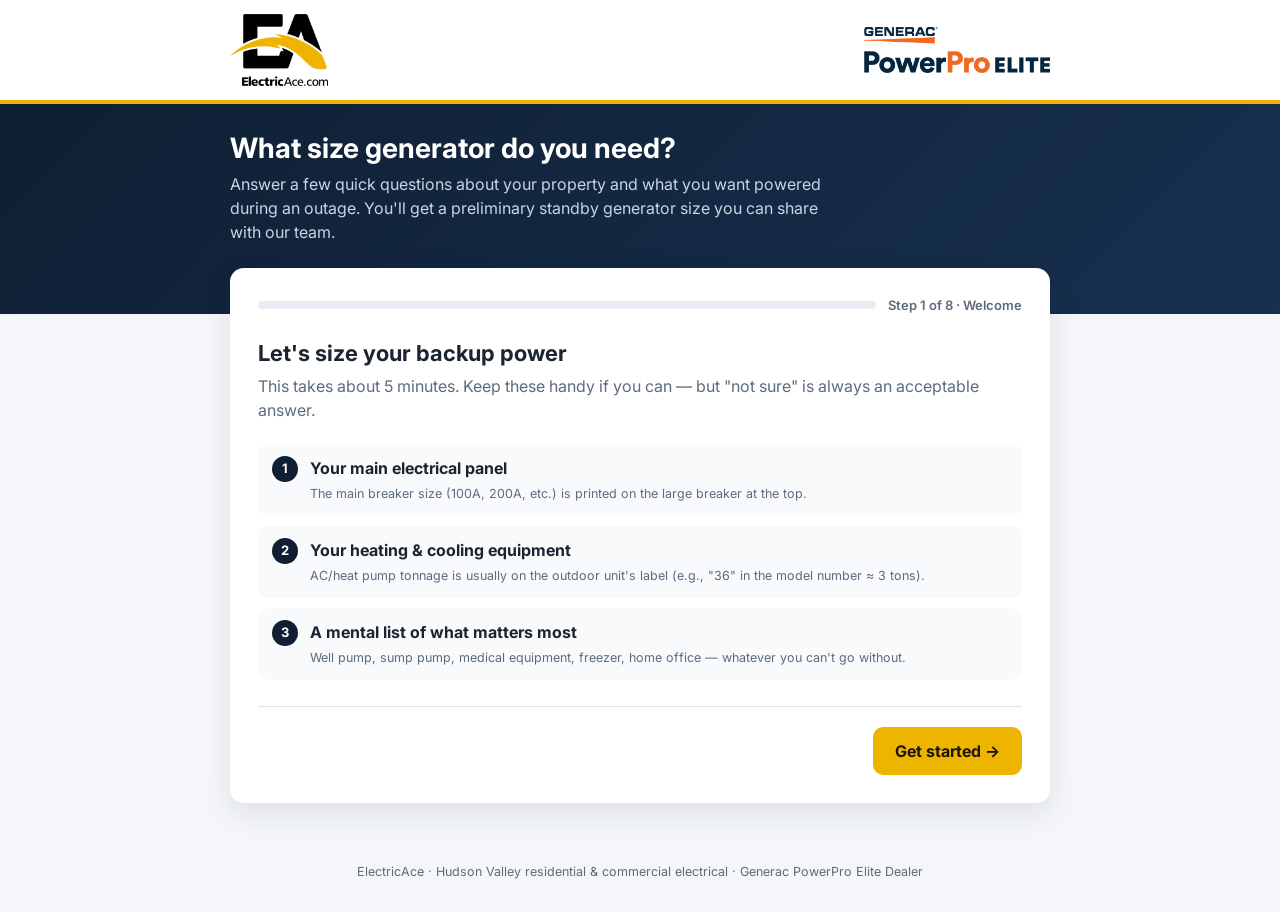
<file: generator/index.html>
<!DOCTYPE html>
<html lang="en">
<head>
<meta charset="UTF-8">
<meta name="viewport" content="width=device-width, initial-scale=1">
<meta name="robots" content="noindex, nofollow">
<title>Generator Sizing Questionnaire — ElectricAce</title>
<link rel="preconnect" href="https://fonts.googleapis.com">
<link href="https://fonts.googleapis.com/css2?family=Inter:wght@400;500;600;700;800&display=swap" rel="stylesheet">
<style>
  :root{
    --navy:#0f1f33; --navy2:#17304f; --amber:#eeb500; --amber-d:#d39f00;
    --ink:#1b2430; --muted:#5d6b7c; --line:#dde3ea; --bg:#f4f6f9; --card:#fff;
    --ok:#1f9d6b; --warn:#c2410c; --radius:14px;
  }
  *{box-sizing:border-box}
  body{margin:0;font-family:Inter,system-ui,-apple-system,Segoe UI,Roboto,sans-serif;color:var(--ink);background:var(--bg);line-height:1.5}
  header{background:linear-gradient(135deg,var(--navy),var(--navy2));color:#fff;padding:28px 20px 70px}
  .wrap{max-width:820px;margin:0 auto}
  .brand{display:flex;align-items:center;gap:12px;font-weight:800;letter-spacing:.2px;font-size:20px}
  .bolt{width:38px;height:38px;border-radius:10px;background:var(--amber);display:grid;place-items:center}
  header h1{font-size:28px;margin:0 0 6px;line-height:1.2}
  header p{margin:0;color:#c9d5e3;max-width:620px}
  main{margin-top:-46px;padding:0 16px 60px}
  .card{background:var(--card);border-radius:var(--radius);box-shadow:0 10px 30px rgba(15,31,51,.10);padding:28px}
  .progress{display:flex;align-items:center;gap:12px;margin-bottom:22px}
  .bar{flex:1;height:8px;background:#e8edf3;border-radius:99px;overflow:hidden}
  .bar>div{height:100%;background:var(--amber);width:0;transition:width .35s}
  .stepcount{font-size:13px;color:var(--muted);white-space:nowrap;font-weight:600}
  .step{display:none}
  .step.active{display:block;animation:fade .25s ease}
  @keyframes fade{from{opacity:0;transform:translateY(6px)}to{opacity:1;transform:none}}
  h2{margin:0 0 4px;font-size:22px}
  .lead{color:var(--muted);margin:0 0 22px}
  .grid{display:grid;grid-template-columns:1fr 1fr;gap:16px}
  .full{grid-column:1/-1}
  @media (max-width:620px){.grid{grid-template-columns:1fr}.card{padding:20px}header h1{font-size:23px}}
  label.f{display:block;font-weight:600;font-size:14px;margin-bottom:6px}
  .hint{font-weight:400;color:var(--muted);font-size:12.5px}
  input[type=text],input[type=email],input[type=tel],input[type=number],input[type=date],select,textarea{
    width:100%;padding:11px 12px;border:1.5px solid var(--line);border-radius:10px;font:inherit;background:#fff;color:var(--ink)}
  input:focus,select:focus,textarea:focus{outline:none;border-color:var(--amber);box-shadow:0 0 0 3px rgba(245,165,36,.2)}
  .invalid{border-color:var(--warn)!important}
  fieldset{border:none;padding:0;margin:0 0 22px}
  legend{font-weight:700;font-size:15px;margin-bottom:10px;padding:0}
  .opts{display:grid;grid-template-columns:repeat(auto-fit,minmax(170px,1fr));gap:10px}
  .opt{position:relative}
  .opt input{position:absolute;opacity:0;pointer-events:none}
  .opt span{display:block;border:1.5px solid var(--line);border-radius:12px;padding:12px 14px;cursor:pointer;height:100%;transition:.15s;font-size:14px}
  .opt span b{display:block;font-size:14.5px;margin-bottom:2px}
  .opt span small{color:var(--muted);font-size:12.5px;line-height:1.35;display:block}
  .opt input:checked+span{border-color:var(--amber);background:#fff8ea;box-shadow:inset 0 0 0 1px var(--amber)}
  .opt input:focus-visible+span{box-shadow:0 0 0 3px rgba(245,165,36,.35)}
  .opt span:hover{border-color:#b9c4d1}
  .opts.big{grid-template-columns:1fr}
  .opts.big .opt span{padding:16px 18px}
  .sub{margin:-8px 0 22px;padding:16px;background:#f8fafc;border:1px dashed var(--line);border-radius:12px;display:none}
  .sub.show{display:block}
  .nav{display:flex;justify-content:space-between;gap:10px;margin-top:26px;padding-top:20px;border-top:1px solid var(--line)}
  button{font:inherit;font-weight:700;border:none;border-radius:10px;padding:12px 22px;cursor:pointer}
  .btn-p{background:var(--amber);color:#1b1404}
  .btn-p:hover{background:var(--amber-d)}
  .btn-s{background:#eef2f6;color:var(--ink)}
  .btn-s:hover{background:#e2e8ef}
  .restart{display:block;margin:14px auto 0;background:none;color:var(--muted);font-weight:600;font-size:14px;padding:6px 10px;text-decoration:underline}
  .restart:hover{color:var(--ink)}
  .err{color:var(--warn);font-size:13.5px;margin-top:10px;display:none}
  .welcome-list{display:grid;gap:10px;margin:18px 0 6px;padding:0;list-style:none}
  .welcome-list li{display:flex;gap:12px;align-items:flex-start;background:#f8fafc;border-radius:10px;padding:12px 14px}
  .num{flex:none;width:26px;height:26px;border-radius:50%;background:var(--navy);color:#fff;font-size:13px;font-weight:700;display:grid;place-items:center}
  /* results */
  .result-hero{background:linear-gradient(135deg,var(--navy),var(--navy2));color:#fff;border-radius:14px;padding:24px;display:grid;grid-template-columns:1.1fr 1fr;gap:18px;align-items:center}
  @media (max-width:620px){.result-hero{grid-template-columns:1fr}}
  .kw{font-size:54px;font-weight:800;line-height:1;color:var(--amber)}
  .kw small{font-size:20px;color:#fff;font-weight:600}
  .result-hero .label{font-size:13px;text-transform:uppercase;letter-spacing:.8px;color:#a9bbd0;font-weight:600}
  .stats{display:grid;gap:8px}
  .stat{display:flex;justify-content:space-between;border-bottom:1px solid rgba(255,255,255,.12);padding-bottom:6px;font-size:14px}
  .stat b{color:#fff}
  table{width:100%;border-collapse:collapse;font-size:14px;margin-top:8px}
  th,td{text-align:left;padding:8px 6px;border-bottom:1px solid var(--line)}
  th{font-size:12px;text-transform:uppercase;letter-spacing:.6px;color:var(--muted)}
  td.r,th.r{text-align:right;font-variant-numeric:tabular-nums}
  .tag{display:inline-block;font-size:11px;font-weight:700;border-radius:99px;padding:2px 8px;margin-left:6px;vertical-align:middle}
  .tag.shed{background:#fff1d6;color:#8a5a00}
  .tag.out{background:#eef2f6;color:var(--muted)}
  tr.excluded td{color:#9aa6b4}
  .notes{margin:18px 0 0;padding:0;list-style:none;display:grid;gap:8px}
  .notes li{background:#fff8ea;border-left:4px solid var(--amber);padding:10px 14px;border-radius:6px;font-size:14px}
  .notes li.info{background:#eef5ff;border-color:#4a7fd1}
  .cta{margin-top:22px;background:#f8fafc;border:1px solid var(--line);border-radius:14px;padding:20px;display:grid;gap:12px}
  .cta h3{margin:0}
  .phone{font-size:22px;font-weight:800;color:var(--navy)}
  .phone a{color:inherit;text-decoration:none}
  .row{display:flex;flex-wrap:wrap;gap:10px;align-items:center}
  .addrwrap{position:relative}
  .addrlist{display:none;position:absolute;left:0;right:0;top:72px;z-index:20;margin:0;padding:6px;list-style:none;background:#fff;border:1.5px solid var(--line);border-radius:12px;box-shadow:0 12px 30px rgba(15,31,51,.15);max-height:280px;overflow:auto}
  .addrlist.show{display:block}
  .addrlist li{padding:10px 12px;border-radius:8px;cursor:pointer;font-size:14.5px}
  .addrlist li small{display:block;color:var(--muted);font-size:12px}
  .addrlist li:hover,.addrlist li.act{background:#fff8ea}
  .pf{display:none;font-size:11px;font-weight:700;background:#e9f8f1;color:#145c40;border-radius:99px;padding:2px 8px;margin-left:6px;vertical-align:middle;white-space:nowrap}
  .pf.show{display:inline-block}
  .pfcard{display:none;margin-top:14px;background:#e9f8f1;border:1px solid #b6e6cf;color:#145c40;border-radius:12px;padding:12px 14px;font-size:14px}
  .pfcard.show{display:block}
  .pfcard.miss{background:#f8fafc;border-color:var(--line);color:var(--ink)}
  .pfcard ul{margin:6px 0 4px;padding-left:18px}
  .disclaimer{font-size:12.5px;color:var(--muted);margin-top:18px}
  .checked-note{display:flex;gap:8px;align-items:flex-start;font-size:13.5px;color:var(--ink);background:#f8fafc;border:1px solid var(--line);border-radius:10px;padding:10px 12px;margin-top:18px}
  .checked-note b{color:var(--navy)}
  .copied{color:var(--ok);font-weight:600;font-size:14px;display:none}
  textarea.summary{font-family:ui-monospace,Menlo,Consolas,monospace;font-size:12.5px;min-height:150px;display:none}
  .opts.days{grid-template-columns:repeat(auto-fit,minmax(78px,1fr))}
  .opts.days .opt span{text-align:center;padding:10px 6px}
  .send-btn{display:flex;align-items:center;justify-content:center;gap:12px;text-align:center;text-decoration:none;
    background:linear-gradient(135deg,var(--amber),#ffbf47);color:#1b1404;font-weight:800;font-size:18px;line-height:1.3;
    padding:18px 22px;border-radius:14px;box-shadow:0 8px 22px rgba(245,165,36,.35);margin-top:6px;transition:transform .1s, box-shadow .15s}
  .send-btn:hover{transform:translateY(-1px);box-shadow:0 12px 28px rgba(245,165,36,.45)}
  .send-btn:active{transform:none}
  .sent-note{display:none;background:#e9f8f1;border:1px solid #b6e6cf;color:#145c40;border-radius:10px;padding:12px 14px;font-size:14px}
  .logobar{background:#fff;border-bottom:4px solid var(--amber);padding:14px 20px}
  .logos{display:flex;align-items:center;justify-content:space-between;gap:20px}
  .logos a{display:block;line-height:0;transition:opacity .15s}
  .logos a:hover{opacity:.8}
  .logo-ea{height:72px;width:auto}
  .logo-gen{height:46px;width:auto}
  @media (max-width:520px){.logo-ea{height:54px}.logo-gen{height:30px}}
  .hp{position:absolute!important;left:-10000px!important;top:auto;width:1px;height:1px;overflow:hidden}
  .send-err{display:none;background:#fdecea;border:1px solid #f5c2bd;color:#9a2a1a;border-radius:10px;padding:12px 14px;font-size:14px}
  .send-btn.loading{opacity:.7;pointer-events:none}
  .send-btn.done{background:#1f9d6b;color:#fff;box-shadow:none;pointer-events:none}
  .lock-wrap{position:relative}
  .breakdown.locked table{filter:blur(5px);user-select:none;pointer-events:none}
  .lock-overlay{display:none;position:absolute;inset:0;align-items:flex-start;justify-content:center;text-align:center;padding-top:40px}
  .breakdown.locked .lock-overlay{display:flex}
  .lock-overlay>div{background:#fff;border:1px solid var(--line);border-radius:12px;padding:16px 20px;box-shadow:0 8px 24px rgba(15,31,51,.12);font-size:14.5px;max-width:420px}
  .report-btn{display:flex;align-items:center;justify-content:center;gap:10px;width:100%;background:var(--navy);color:#fff;font-weight:800;font-size:16.5px;padding:15px 20px;border-radius:12px}
  .report-btn:hover{background:var(--navy2)}
  .report-btn.loading{opacity:.7;pointer-events:none}
  .report-btn.done{background:#1f9d6b;pointer-events:none}
  .or{display:flex;align-items:center;gap:12px;color:var(--muted);font-weight:700;font-size:13.5px;margin:10px 0 2px}
  .or::before,.or::after{content:"";flex:1;height:1px;background:var(--line)}
  .or span{text-align:center}
  .pdf-row{display:none}
  .privacy{display:flex;gap:10px;align-items:flex-start;background:#eef5ff;border:1px solid #cfe0f7;color:#1d3a5f;border-radius:10px;padding:10px 12px;font-size:13px;line-height:1.45}
  .privacy svg{flex:none;margin-top:1px;color:#2f6fbf}
  .diag{margin-top:8px;font-size:11.5px;color:#4b6b5c;font-family:ui-monospace,Menlo,Consolas,monospace;word-break:break-word}
  .sub-h{font-weight:800;font-size:15.5px;color:var(--navy);margin-top:6px}
  .contact-bar{border-top:1px solid var(--line);padding-top:14px;text-align:center}
  .contact-q{font-size:13.5px;color:var(--muted);font-weight:600;margin-bottom:8px}
  .contact-num{font-size:24px;font-weight:800;color:var(--navy);white-space:nowrap;letter-spacing:.3px;margin-bottom:10px}
  .contact-btns{display:grid;grid-template-columns:repeat(3,1fr);gap:12px}
  .cb{display:flex;flex-direction:column;gap:5px}
  .resp{font-size:12px;color:var(--muted);font-weight:600}
  .resp.fast{color:#1f9d6b}
  .email-panel{display:none;margin-top:14px;text-align:left;background:#fff;border:1px solid var(--line);border-radius:12px;padding:14px 16px}
  .email-panel.show{display:block}
  .ep-step{display:flex;gap:12px;align-items:flex-start;margin-top:10px}
  .ep-step .num{flex:none;width:24px;height:24px;border-radius:50%;background:var(--navy);color:#fff;font-size:12px;font-weight:700;display:grid;place-items:center;margin-top:6px}
  .ep-open{display:inline-block;text-decoration:none;font-weight:700;padding:11px 18px;border-radius:10px;background:var(--amber);color:#1b1404}
  .ep-open:hover{background:var(--amber-d)}
  .ep-step .btn-s{padding:11px 18px}
  .contact-btn{display:flex;align-items:center;justify-content:center;gap:8px;text-decoration:none;font-weight:800;font-size:15px;width:100%;font-family:inherit;cursor:pointer;
    color:var(--navy);background:#fff;border:2px solid var(--navy);border-radius:12px;padding:11px 14px;transition:background .15s,color .15s}
  .contact-btn:hover{background:var(--navy);color:#fff}
  @media (max-width:480px){
    .contact-btns{gap:8px}
    .contact-btn{font-size:13.5px;padding:9px 4px;gap:3px;flex-direction:column}
    .resp{font-size:11px}
  }
  .nec-table td{padding:7px 6px}
  .nec-table tr.sub td{color:var(--muted);font-size:13px}
  .nec-table tr.tot td{font-weight:800;border-top:2px solid var(--navy);font-size:15px}
  .nec-table tr.hd td{font-weight:700;background:#f4f6f9}
  .rec-min{color:#a9bbd0;margin-top:10px;font-size:12.5px;line-height:1.45;border-top:1px solid rgba(255,255,255,.12);padding-top:8px}
  .rec-min b{color:#fff;font-weight:700}
  .fine{font-size:12px;color:var(--muted);text-align:center}
  footer{text-align:center;color:var(--muted);font-size:12.5px;padding:0 16px 30px}
  /* embedded in electricace.com: the site already shows its own logo, nav and footer */
  html.embedded body{background:transparent}
  html.embedded .logobar, html.embedded footer{display:none}
  html.embedded header{border-radius:14px 14px 0 0;padding:24px 20px 64px}
  html.embedded main{padding-bottom:16px}
</style>
</head>
<body>
<div class="logobar">
  <div class="wrap logos">
    <a href="https://electricace.com" target="_blank" rel="noopener" title="Visit ElectricAce.com"><img src="[data-uri]" alt="ElectricAce" class="logo-ea"></a>
    <a href="https://electricace.com" target="_blank" rel="noopener" title="Visit ElectricAce.com"><img src="[data-uri]" alt="Generac PowerPro Elite Dealer" class="logo-gen"></a>
  </div>
</div>
<header>
  <div class="wrap">
    <h1>What size generator do you need?</h1>
    <p>Answer a few quick questions about your property and what you want powered during an outage. You'll get a preliminary standby generator size you can share with our team.</p>
  </div>
</header>

<main>
<div class="wrap">
<form class="card" id="form" novalidate>
  <div class="hp" aria-hidden="true"><label>Leave this field empty<input type="text" name="botcheck" tabindex="-1" autocomplete="off"></label></div>
  <div class="progress">
    <div class="bar"><div id="barFill"></div></div>
    <div class="stepcount" id="stepCount">Step 1 of 8</div>
  </div>

  <!-- STEP 0: Welcome -->
  <section class="step active" data-title="Welcome">
    <h2>Let's size your backup power</h2>
    <p class="lead">This takes about 5 minutes. Keep these handy if you can — but "not sure" is always an acceptable answer.</p>
    <ul class="welcome-list">
      <li><span class="num">1</span><div><b>Your main electrical panel</b><br><span class="hint">The main breaker size (100A, 200A, etc.) is printed on the large breaker at the top.</span></div></li>
      <li><span class="num">2</span><div><b>Your heating & cooling equipment</b><br><span class="hint">AC/heat pump tonnage is usually on the outdoor unit's label (e.g., "36" in the model number ≈ 3 tons).</span></div></li>
      <li><span class="num">3</span><div><b>A mental list of what matters most</b><br><span class="hint">Well pump, sump pump, medical equipment, freezer, home office — whatever you can't go without.</span></div></li>
    </ul>
  </section>

  <!-- STEP 1: Contact & property -->
  <section class="step" data-title="Your property">
    <h2>About your property</h2>
    <p class="lead">Start with the address and we'll fill in what we can from public property records. You'll confirm everything as you go. No contact info needed until you see your results.</p>
    <div class="addrwrap">
      <label class="f" for="addrSearch">Property address</label>
      <input type="text" id="addrSearch" name="addrSearch" autocomplete="off" placeholder="Start typing, e.g. 12 Main St, Rhinebeck" role="combobox" aria-autocomplete="list" aria-expanded="false" aria-controls="addrList">
      <ul class="addrlist" id="addrList" role="listbox"></ul>
      <div class="hint" id="addrStatus" style="margin-top:6px">Finds any US address, and fills in details from public property records where they're available (New York State tax records). Nothing you type here is sent to ElectricAce until you submit.</div>
      <input type="hidden" id="state" name="state" value="NY">
    </div>
    <div class="pfcard" id="pfCard"></div>
    <div class="grid" style="margin-top:18px">
      <div><label class="f" for="zip">Property ZIP code * <span class="pf" data-pf="zip">from address</span></label><input type="text" id="zip" name="zip" required inputmode="numeric" maxlength="5" pattern="[0-9]{5}" autocomplete="postal-code" placeholder="e.g., 12572"></div>
      <div><label class="f" for="sqft">Approx. finished square footage * <span class="pf" data-pf="sqft">from public records</span></label><input type="number" id="sqft" name="sqft" min="300" max="30000" step="50" required placeholder="e.g., 2400"></div>
    </div>
    <fieldset style="margin-top:20px">
      <legend>Property type <span class="pf" data-pf="ptype">from public records</span></legend>
      <div class="opts">
        <label class="opt"><input type="radio" name="ptype" value="Single-family home" checked><span><b>Single-family home</b></span></label>
        <label class="opt"><input type="radio" name="ptype" value="Second / vacation home"><span><b>Second / vacation home</b></span></label>
        <label class="opt"><input type="radio" name="ptype" value="Small business / commercial"><span><b>Small business</b><small>Office, shop, farm, etc.</small></span></label>
      </div>
    </fieldset>
    <fieldset>
      <legend>Do you own the property?</legend>
      <div class="opts">
        <label class="opt"><input type="radio" name="own" value="Own" checked><span><b>Yes, I own it</b></span></label>
        <label class="opt"><input type="radio" name="own" value="Own — HOA approval needed"><span><b>Own, but HOA approval needed</b></span></label>
        <label class="opt"><input type="radio" name="own" value="Rent — landlord approval needed"><span><b>I rent</b><small>Landlord approval needed</small></span></label>
      </div>
    </fieldset>
    <div class="grid">
      <div><label class="f" for="outages">How often do you lose power?</label>
        <select id="outages" name="outages">
          <option>A few times a year</option><option>Monthly or more</option><option>Rarely, but outages last days</option><option>Rarely — want peace of mind</option>
        </select></div>
    </div>
  </section>

  <!-- STEP 2: Utility & fuel -->
  <section class="step" data-title="Service & fuel">
    <h2>Electrical service & fuel</h2>
    <p class="lead">These determine the transfer switch and fuel setup.</p>
    <fieldset>
      <legend>Main electrical service size</legend>
      <div class="opts">
        <label class="opt"><input type="radio" name="service" value="100"><span><b>100 amp</b></span></label>
        <label class="opt"><input type="radio" name="service" value="150"><span><b>150 amp</b></span></label>
        <label class="opt"><input type="radio" name="service" value="200" checked><span><b>200 amp</b><small>Most common</small></span></label>
        <label class="opt"><input type="radio" name="service" value="400"><span><b>320 / 400 amp</b></span></label>
        <label class="opt"><input type="radio" name="service" value="unknown"><span><b>Not sure</b></span></label>
      </div>
    </fieldset>
    <fieldset>
      <legend>What fuel is available at the property? <span class="pf" data-pf="fuel">from public records, please confirm</span></legend>
      <div class="opts">
        <label class="opt"><input type="radio" name="fuel" value="ng" checked><span><b>Natural gas</b><small>Utility gas line & meter</small></span></label>
        <label class="opt"><input type="radio" name="fuel" value="lp"><span><b>Propane (existing tank)</b></span></label>
        <label class="opt"><input type="radio" name="fuel" value="lpnew"><span><b>Propane — need a tank</b><small>No gas service today</small></span></label>
        <label class="opt"><input type="radio" name="fuel" value="unknown"><span><b>Not sure</b></span></label>
      </div>
    </fieldset>
    <fieldset>
      <legend>Do you already own a generator?</legend>
      <div class="opts">
        <label class="opt"><input type="radio" name="haveGen" value="no" checked><span><b>No</b></span></label>
        <label class="opt"><input type="radio" name="haveGen" value="yes"><span><b>Yes</b></span></label>
      </div>
    </fieldset>
    <div class="sub" id="genSub">
      <fieldset style="margin-bottom:14px">
        <legend>What kind?</legend>
        <div class="opts">
          <label class="opt"><input type="radio" name="genType" value="portable" checked><span><b>Portable</b><small>Wheeled, started by hand</small></span></label>
          <label class="opt"><input type="radio" name="genType" value="standby"><span><b>Standby</b><small>Permanently installed, starts automatically</small></span></label>
        </div>
      </fieldset>
      <label class="f" for="genWatts">Size in watts, if you know it</label>
      <input type="number" id="genWatts" name="genWatts" min="500" max="150000" step="100" inputmode="numeric" placeholder="e.g., 7500">
      <div class="hint">Use the running (rated) watts, not the starting or peak watts. It's on the label or in the manual. Leave blank if you're not sure.</div>
    </div>
  </section>

  <!-- STEP 3: Coverage goal -->
  <section class="step" data-title="Coverage">
    <h2>How much of the property do you want powered?</h2>
    <p class="lead">This is the biggest factor in generator size and cost.</p>
    <fieldset>
      <div class="opts big">
        <label class="opt"><input type="radio" name="goal" value="essential"><span><b>Essentials only</b><small>Keep the critical stuff running: fridge, heat, well/sump pump, lights and outlets in key rooms, internet, medical equipment. Smallest and most affordable.</small></span></label>
        <label class="opt"><input type="radio" name="goal" value="managed" checked><span><b>Whole home, with smart load management</b><small>Everything stays available. Big appliances (dryer, range, water heater, second AC, EV charger) are automatically paused for a moment when the generator is busy. Best value for most homes.</small></span></label>
        <label class="opt"><input type="radio" name="goal" value="full"><span><b>Whole home, no compromises</b><small>Run everything at the same time, just like utility power. Largest generator.</small></span></label>
      </div>
    </fieldset>
    <div class="sub" id="essExtras">
      <legend style="font-weight:700;margin-bottom:8px">Also include in your essentials (optional):</legend>
      <div class="opts">
        <label class="opt"><input type="checkbox" name="ess_ac" value="1"><span><b>Air conditioning</b></span></label>
        <label class="opt"><input type="checkbox" name="ess_wh" value="1"><span><b>Electric water heater</b></span></label>
        <label class="opt"><input type="checkbox" name="ess_cook" value="1"><span><b>Electric cooking</b></span></label>
        <label class="opt"><input type="checkbox" name="ess_dryer" value="1"><span><b>Electric dryer</b></span></label>
        <label class="opt"><input type="checkbox" name="ess_elheat" value="1"><span><b>Electric heat</b><small>Heat pump / baseboard</small></span></label>
      </div>
    </div>
  </section>

  <!-- STEP 4: Heating & cooling -->
  <section class="step" data-title="Heating & cooling">
    <h2>Heating & cooling</h2>
    <p class="lead">Motors and compressors drive generator size — especially at startup.</p>
    <fieldset>
      <legend>Primary heating system <span class="pf" data-pf="heat">from public records, please confirm</span></legend>
      <div class="opts">
        <label class="opt"><input type="radio" name="heat" value="furnace" checked><span><b>Gas / oil / propane furnace</b><small>Forced hot air</small></span></label>
        <label class="opt"><input type="radio" name="heat" value="boiler"><span><b>Boiler</b><small>Baseboard, radiators, radiant</small></span></label>
        <label class="opt"><input type="radio" name="heat" value="heatpump"><span><b>Heat pump</b><small>Ducted or ductless</small></span></label>
        <label class="opt"><input type="radio" name="heat" value="electric"><span><b>Electric baseboard / furnace</b></span></label>
        <label class="opt"><input type="radio" name="heat" value="other"><span><b>Wood / pellet / other</b></span></label>
      </div>
    </fieldset>
    <div class="sub" id="hpSub">
      <div class="grid">
        <div><label class="f" for="hpTons">Heat pump total tonnage <span class="hint">(1 ton ≈ 12,000 BTU)</span></label>
          <select id="hpTons" name="hpTons"><option value="1.5">1.5 ton</option><option value="2">2 ton</option><option value="3" selected>3 ton</option><option value="4">4 ton</option><option value="5">5 ton</option><option value="6">6+ ton / multiple</option></select></div>
        <div><label class="f" for="hpType">Compressor type</label>
          <select id="hpType" name="hpType"><option value="inverter">Variable-speed / inverter (most newer units)</option><option value="single">Single- or two-stage</option><option value="unknown">Not sure</option></select></div>
        <div class="full"><label class="f" for="hpAux">Backup electric heat strips</label>
          <select id="hpAux" name="hpAux"><option value="0">None / not sure</option><option value="5">5 kW</option><option value="10" selected>10 kW</option><option value="15">15 kW</option><option value="20">20 kW</option></select></div>
      </div>
    </div>
    <div class="sub" id="elSub">
      <label class="f" for="elKw">Approx. total electric heat <span class="hint">(baseboards are typically 250 W per foot; a 6 ft unit ≈ 1.5 kW)</span></label>
      <select id="elKw" name="elKw"><option value="5">Under 5 kW</option><option value="10" selected>5–10 kW</option><option value="15">10–15 kW</option><option value="20">15–20 kW</option><option value="30">20 kW+</option></select>
      <label class="f" for="elType" style="margin-top:14px">How is it controlled?</label>
      <select id="elType" name="elType"><option value="units4" selected>4 or more thermostats / zones</option><option value="units3">1–3 thermostats / zones</option><option value="central">One central electric furnace or boiler</option></select>
    </div>

    <fieldset>
      <legend>Central air conditioning <span class="hint">(skip if your heat pump provides cooling)</span></legend>
      <div class="opts">
        <label class="opt"><input type="radio" name="ac" value="0" checked><span><b>None</b></span></label>
        <label class="opt"><input type="radio" name="ac" value="1"><span><b>1 system</b></span></label>
        <label class="opt"><input type="radio" name="ac" value="2"><span><b>2 systems</b></span></label>
        <label class="opt"><input type="radio" name="ac" value="3"><span><b>3+ systems</b></span></label>
      </div>
    </fieldset>
    <div class="sub" id="acSub">
      <div class="grid">
        <div><label class="f" for="acTons">Size of the <u>largest</u> AC unit</label>
          <select id="acTons" name="acTons"><option value="1.5">1.5 ton</option><option value="2">2 ton</option><option value="2.5">2.5 ton</option><option value="3" selected>3 ton</option><option value="3.5">3.5 ton</option><option value="4">4 ton</option><option value="5">5 ton</option></select></div>
        <div><label class="f" for="acSoft">Soft-start kit installed?</label>
          <select id="acSoft" name="acSoft"><option value="no">No / not sure</option><option value="yes">Yes</option><option value="inverter">Unit is variable-speed / inverter</option></select></div>
        <div class="full" id="acOtherWrap"><label class="f" for="acTons2">Size of the other AC unit(s), combined</label>
          <select id="acTons2" name="acTons2"><option value="1.5">1.5 ton</option><option value="2" selected>2 ton</option><option value="3">3 ton</option><option value="4">4 ton</option><option value="6">5+ ton</option></select></div>
      </div>
    </div>
    <div class="grid">
      <div><label class="f" for="splits">Ductless mini-split heads <span class="hint">(not part of a heat pump above)</span></label>
        <select id="splits" name="splits"><option value="0">None</option><option value="1">1</option><option value="2">2</option><option value="3">3</option><option value="4">4+</option></select></div>
      <div><label class="f" for="windowAc">Window / portable AC units</label>
        <select id="windowAc" name="windowAc"><option value="0">None</option><option value="1">1</option><option value="2">2</option><option value="3">3+</option></select></div>
    </div>
  </section>

  <!-- STEP 5: Water -->
  <section class="step" data-title="Water">
    <h2>Water & plumbing</h2>
    <p class="lead">Pumps are often the #1 reason clients want a generator.</p>
    <fieldset>
      <legend>Well pump <span class="pf" data-pf="well">from public records</span></legend>
      <div class="opts">
        <label class="opt"><input type="radio" name="well" value="0" checked><span><b>No well</b><small>Municipal water</small></span></label>
        <label class="opt"><input type="radio" name="well" value="0.5"><span><b>½ HP</b></span></label>
        <label class="opt"><input type="radio" name="well" value="0.75"><span><b>¾ HP</b></span></label>
        <label class="opt"><input type="radio" name="well" value="1"><span><b>1 HP</b></span></label>
        <label class="opt"><input type="radio" name="well" value="1.5"><span><b>1½ HP</b></span></label>
        <label class="opt"><input type="radio" name="well" value="2"><span><b>2 HP+</b></span></label>
        <label class="opt"><input type="radio" name="well" value="unk"><span><b>Have a well, size unknown</b></span></label>
      </div>
    </fieldset>
    <fieldset>
      <legend>Sump pump(s)</legend>
      <div class="opts">
        <label class="opt"><input type="radio" name="sump" value="0" checked><span><b>None</b></span></label>
        <label class="opt"><input type="radio" name="sump" value="1"><span><b>1 pump</b></span></label>
        <label class="opt"><input type="radio" name="sump" value="2"><span><b>2+ pumps</b></span></label>
      </div>
    </fieldset>
    <fieldset>
      <legend>Water heater</legend>
      <div class="opts">
        <label class="opt"><input type="radio" name="wh" value="fuel" checked><span><b>Gas / oil / propane</b><small>Or heated by boiler</small></span></label>
        <label class="opt"><input type="radio" name="wh" value="tank"><span><b>Electric tank</b></span></label>
        <label class="opt"><input type="radio" name="wh" value="hpwh"><span><b>Heat pump water heater</b></span></label>
        <label class="opt"><input type="radio" name="wh" value="tankless"><span><b>Electric tankless</b><small>Whole-house, on-demand</small></span></label>
      </div>
    </fieldset>
    <div class="grid">
      <div><label class="f" for="septic">Septic / grinder / ejector pump?</label>
        <select id="septic" name="septic"><option value="0">No</option><option value="1">Yes</option></select></div>
      <div><label class="f" for="treat">Water treatment (softener, UV, filter)?</label>
        <select id="treat" name="treat"><option value="0">No</option><option value="1">Yes</option></select></div>
    </div>
  </section>

  <!-- STEP 6: Appliances -->
  <section class="step" data-title="Appliances">
    <h2>Kitchen, laundry & everything else</h2>
    <p class="lead">Check what's at the property.</p>
    <div class="grid">
      <div><label class="f" for="range">Cooking</label>
        <select id="range" name="range"><option value="gas">Gas / propane range</option><option value="elec">Electric range / cooktop</option><option value="induction">Induction cooktop</option></select></div>
      <div><label class="f" for="dryer">Clothes dryer</label>
        <select id="dryer" name="dryer"><option value="gas">Gas / propane</option><option value="elec" selected>Electric</option><option value="none">None</option></select></div>
      <div><label class="f" for="fridges">Refrigerators</label>
        <select id="fridges" name="fridges"><option value="1">1</option><option value="2">2</option><option value="3">3+</option></select></div>
      <div><label class="f" for="freezers">Standalone freezers</label>
        <select id="freezers" name="freezers"><option value="0">None</option><option value="1">1</option><option value="2">2+</option></select></div>
    </div>
    <fieldset style="margin-top:20px">
      <legend>Other loads <span class="hint">(select all that apply)</span></legend>
      <div class="opts">
        <label class="opt"><input type="checkbox" name="micro" value="1" checked><span><b>Microwave</b></span></label>
        <label class="opt"><input type="checkbox" name="dish" value="1" checked><span><b>Dishwasher</b></span></label>
        <label class="opt"><input type="checkbox" name="office" value="1"><span><b>Home office / network</b><small>Computers, Wi-Fi, servers</small></span></label>
        <label class="opt"><input type="checkbox" name="medical" value="1"><span><b>Medical equipment</b><small>Oxygen, CPAP, lift chair</small></span></label>
        <label class="opt"><input type="checkbox" name="pool" value="1"><span><b>Pool pump</b></span></label>
        <label class="opt"><input type="checkbox" name="spa" value="1"><span><b>Hot tub / spa</b></span></label>
        <label class="opt"><input type="checkbox" name="shop" value="1"><span><b>Workshop / air compressor</b></span></label>
        <label class="opt"><input type="checkbox" name="smart" value="1"><span><b>Security / smart home</b><small>Cameras, alarm, hubs</small></span></label>
      </div>
    </fieldset>
    <fieldset>
      <legend>Electric vehicle charging</legend>
      <div class="opts">
        <label class="opt"><input type="radio" name="ev" value="0" checked><span><b>None</b></span></label>
        <label class="opt"><input type="radio" name="ev" value="16"><span><b>Level 1 / small</b><small>Up to 16A</small></span></label>
        <label class="opt"><input type="radio" name="ev" value="32"><span><b>Level 2 — 32–40A</b></span></label>
        <label class="opt"><input type="radio" name="ev" value="48"><span><b>Level 2 — 48A+</b></span></label>
      </div>
    </fieldset>
    <div id="commWrap" style="display:none">
      <label class="f" for="extraKw">Other critical business loads <span class="hint">(kW, if known — refrigeration, POS, machinery)</span></label>
      <input type="number" id="extraKw" name="extraKw" min="0" step="0.5" placeholder="e.g., 5">
    </div>
    <div style="margin-top:18px"><label class="f" for="comments">Anything else we should know?</label>
      <textarea id="comments" name="comments" rows="3" placeholder="Preferred generator location, existing generator, timeline, questions…"></textarea></div>
  </section>

  <!-- STEP 7: Results -->
  <section class="step" data-title="Results" id="resultsStep">
    <h2>Your preliminary sizing</h2>
    <p class="lead" id="resultLead"></p>
    <div class="result-hero">
      <div>
        <div class="label">Recommended standby generator</div>
        <div class="kw" id="recKw">—</div>
        <div id="recClass" style="color:#c9d5e3;margin-top:6px;font-size:14px"></div>
        <div id="recMin" class="rec-min"></div>
      </div>
      <div class="stats">
        <div class="stat"><span>NEC 220.82 calculated load</span><b id="sRun">—</b></div>
        <div class="stat"><span>Motor-starting check</span><b id="sSurge">—</b></div>
        <div class="stat"><span>Required capacity</span><b id="sReq">—</b></div>
        <div class="stat"><span>Transfer switch</span><b id="sAts">—</b></div>
      </div>
    </div>
    <ul class="notes" id="notes"></ul>

    <div class="breakdown locked" id="breakdown">
      <h3 style="margin:26px 0 0">NEC load calculation</h3>
      <div class="lock-wrap">
        <div class="hint" style="margin:4px 0 0">2023 NEC Article 220, Part IV: 220.82 Optional Calculation, applied to the loads the generator must carry per 702.4(A)(2)</div>
        <table class="nec-table">
          <tbody id="necTable"></tbody>
        </table>
        <h3 style="margin:22px 0 0">Load breakdown</h3>
        <table>
          <thead><tr><th>Load</th><th class="r">NEC VA</th><th class="r">Startup W</th></tr></thead>
          <tbody id="loadTable"></tbody>
        </table>
        <div class="lock-overlay"><div><b>🔒 Your full load breakdown &amp; PDF report are ready</b><br><span class="hint">Enter your name and email below to unlock them. It's free.</span><br><button type="button" class="btn-s jump" style="margin-top:10px;padding:8px 16px">Unlock my report ↓</button></div></div>
      </div>
    </div>

    <div class="cta" id="schedule">
      <h3>Book a free consultation, or get your full report</h3>
      <div>Want us to confirm the size in person? Add your address and a preferred time and we'll reach out. Not ready yet? Your detailed load breakdown and PDF report are free.</div>
      <div class="grid">
        <div><label class="f" for="name">Full name *</label><input type="text" id="name" name="name" autocomplete="name"></div>
        <div><label class="f" for="email">Email *</label><input type="email" id="email" name="email" autocomplete="email" inputmode="email"></div>
        <div class="full"><label class="f" for="phone">Mobile phone <span class="hint">(needed to schedule, so we can confirm your appointment)</span></label><input type="tel" id="phone" name="phone" autocomplete="tel" inputmode="tel" placeholder="(845) 555-1234"></div>
      </div>

      <div class="privacy"><svg width="16" height="16" viewBox="0 0 24 24" aria-hidden="true"><path d="M12 2 4 5v6c0 5 3.4 9.4 8 11 4.6-1.6 8-6 8-11V5zm-1.5 14.5-4-4 1.4-1.4 2.6 2.6 5.6-5.6 1.4 1.4z" fill="currentColor"/></svg><div><b>We take your privacy seriously.</b> Your information will not be shared with any other parties for any purpose outside of this project request without your consent.</div></div>

      <div class="sub-h">📅 Schedule a free on-site consultation</div>



      <div class="grid">
        <div class="full"><label class="f" for="address">Service address <span class="hint">(needed to schedule, so we can check gas service &amp; placement)</span></label><input type="text" id="address" name="address" autocomplete="address-line1" placeholder="Street address"></div>
        <div><label class="f" for="town">Town</label><input type="text" id="town" name="town" autocomplete="address-level2" placeholder="e.g., Rhinebeck"></div>
        <div><label class="f" for="schedDate">Requested date <span class="hint" id="dateHint">(at least 6 business days out)</span></label><input type="date" id="schedDate" name="schedDate"></div>
      </div>
      <fieldset style="margin:0">
        <legend style="font-size:14px">Preferred days</legend>
        <div class="opts days">
          <label class="opt"><input type="checkbox" name="d_Mon"><span><b>Mon</b></span></label>
          <label class="opt"><input type="checkbox" name="d_Tue"><span><b>Tue</b></span></label>
          <label class="opt"><input type="checkbox" name="d_Wed"><span><b>Wed</b></span></label>
          <label class="opt"><input type="checkbox" name="d_Thu"><span><b>Thu</b></span></label>
          <label class="opt"><input type="checkbox" name="d_Fri"><span><b>Fri</b></span></label>
          <label class="opt"><input type="checkbox" name="d_Sat"><span><b>Sat*</b></span></label>
        </div>
        <div class="hint" style="margin-top:6px">*Saturday appointments are limited and subject to availability.</div>
      </fieldset>
      <div class="grid">
        <fieldset style="margin:0">
          <legend style="font-size:14px">Preferred time</legend>
          <div class="opts days">
            <label class="opt"><input type="checkbox" name="t_Morning"><span><b>Morning</b><small>8–11</small></span></label>
            <label class="opt"><input type="checkbox" name="t_Midday"><span><b>Midday</b><small>11–2</small></span></label>
            <label class="opt"><input type="checkbox" name="t_Afternoon"><span><b>Afternoon</b><small>2–5</small></span></label>
          </div>
        </fieldset>
        <div><label class="f" for="contactPref">Best way to reach you</label>
          <select id="contactPref" name="contactPref"><option>Phone call</option><option>Email</option></select></div>
      </div>

      <a class="send-btn" id="sendBtn" href="#" target="_blank" rel="noopener">
        <svg width="22" height="22" viewBox="0 0 24 24" aria-hidden="true"><path d="M7 2v2H5a2 2 0 0 0-2 2v14a2 2 0 0 0 2 2h14a2 2 0 0 0 2-2V6a2 2 0 0 0-2-2h-2V2h-2v2H9V2zM5 9h14v11H5zm2 2v2h2v-2zm4 0v2h2v-2zm4 0v2h2v-2z" fill="currentColor"/></svg>
        Send my load calc to ElectricAce &amp; schedule a consultation!
      </a>

      <div class="or"><span>Not ready to schedule? Just get your free report</span></div>
      <button type="button" class="report-btn" id="reportBtn"><svg width="20" height="20" viewBox="0 0 24 24" aria-hidden="true"><path d="M6 2h9l5 5v15H6zM14 3.5V8h4.5M9 13h8M9 17h8M9 9h3" fill="none" stroke="currentColor" stroke-width="2"/></svg> Get my full report (free)</button>

      <div class="send-err" id="sendErr"></div>
      <div class="sent-note sent-ok" id="sentOk">
        <div style="font-size:17px"><b id="okTitle">✅ Request sent!</b></div>
        <div id="okBody"></div>
        <div id="okNext" style="margin-top:10px;padding-top:10px;border-top:1px solid #b6e6cf">
          <b>📞 What happens next:</b> Thanks! We've got your preferred date and time. Your appointment isn't final yet: a member of our office team will give you a call to make sure that time slot is open and lock in your consultation.
        </div>
      </div>
      <div class="sent-note" id="sentNote">
        <b>Almost done!</b> We couldn't send your request automatically, so your email app should open with everything filled in. Just hit <b>Send</b>.
        Didn't open? <a id="mailLink" href="#" target="_blank" rel="noopener">Click here to email it</a>, or email <b id="emailShow"></b>.
        <div class="diag" id="sendDiag"></div>
      </div>


      <div class="fine">By submitting, you agree that ElectricAce may contact you by phone or email about your request.</div>
      <div class="contact-bar">
        <div class="contact-q">Questions? We're happy to help.</div>
        <div class="contact-num">845.299.9635</div>
        <div class="contact-btns">
          <div class="cb">
            <a class="contact-btn" href="tel:+18452999635" aria-label="Call ElectricAce at 845-299-9635"><svg width="18" height="18" viewBox="0 0 24 24" aria-hidden="true"><path d="M6.6 10.8a15.1 15.1 0 0 0 6.6 6.6l2.2-2.2a1 1 0 0 1 1-.25 11.4 11.4 0 0 0 3.6.57 1 1 0 0 1 1 1V20a1 1 0 0 1-1 1A17 17 0 0 1 3 4a1 1 0 0 1 1-1h3.5a1 1 0 0 1 1 1c0 1.25.2 2.45.57 3.57a1 1 0 0 1-.25 1z" fill="currentColor"/></svg> Call us</a>
            <div class="resp">~1 business day response</div>
          </div>
          <div class="cb">
            <a class="contact-btn" id="smsBtn" href="sms:+18452999635?body=I%27m%20on%20your%20generator%20sizing%20page%20and%20%28insert%20your%20question%20here%29" aria-label="Text ElectricAce at 845-299-9635"><svg width="18" height="18" viewBox="0 0 24 24" aria-hidden="true"><path d="M4 3h16a2 2 0 0 1 2 2v11a2 2 0 0 1-2 2H8l-5 4V5a2 2 0 0 1 1-2zm3 6v2h2V9zm4 0v2h2V9zm4 0v2h2V9z" fill="currentColor"/></svg> Text us</a>
            <div class="resp fast">~5 minute response</div>
          </div>
          <div class="cb">
            <button type="button" class="contact-btn" id="emailUsBtn" aria-expanded="false"><svg width="18" height="18" viewBox="0 0 24 24" aria-hidden="true"><path d="M3 5h18a1 1 0 0 1 1 1v12a1 1 0 0 1-1 1H3a1 1 0 0 1-1-1V6a1 1 0 0 1 1-1zm1 2.2V17h16V7.2l-8 5.3-8-5.3zM5.4 7l6.6 4.4L18.6 7H5.4z" fill="currentColor"/></svg> Email us</button>
            <div class="resp">Includes your results</div>
          </div>
        </div>
        <div class="email-panel" id="emailPanel">
          <div style="font-weight:800;margin-bottom:8px">📧 Email us your question</div>
          <div class="ep-step"><div><a class="btn-p ep-open" id="emailOpenLink" href="#" target="_blank" rel="noopener">Open email to ElectricAce</a><div class="hint">Your results are already in the message. Just add your question.</div></div></div>
        </div>
      </div>
      <textarea class="summary" id="summaryBox" readonly></textarea>
    </div>
    <p class="checked-note"><span aria-hidden="true">✓</span><span>This load calculator is regularly updated and checked against corporate and manufacturer load calculators to keep results consistent with industry tools. Final sizing is confirmed during your on-site consultation.</span></p>
    <p class="disclaimer">This is a preliminary estimate using the 2023 NEC Article 220, Part IV (220.82 Optional Calculation) and NEC 702.4, with typical nameplate ratings. The motor-starting check allows the generator 125% of its rated output for up to 5 seconds while a motor starts. Final generator and transfer switch sizing requires an on-site load calculation and inspection of your equipment by a licensed electrician, in accordance with the NEC and manufacturer requirements. Natural gas output is typically lower than propane output for the same generator.</p>
  </section>

  <div class="err" id="err">Please fill in the required fields.</div>
  <div class="nav">
    <button type="button" class="btn-s" id="backBtn" style="visibility:hidden">← Back</button>
    <button type="button" class="btn-p" id="nextBtn">Get started →</button>
  </div>
  <button type="button" class="restart" id="restartBtn" style="display:none">↺ Start over</button>
</form>
</div>
</main>
<footer>ElectricAce · Hudson Valley residential & commercial electrical · Generac PowerPro Elite Dealer</footer>

<script>
/* Embedded mode: when shown in an iframe on electricace.com, hide our own chrome
   and tell the host page our height and where to scroll. */
var EA_EMBED = false; try{ EA_EMBED = window.self !== window.top; }catch(e){ EA_EMBED = true; }
function eaToParent(msg){ try{ window.parent.postMessage(msg, '*'); }catch(e){} }
if(EA_EMBED){
  document.documentElement.classList.add('embedded');
  var eaSendH = function(){ eaToParent({type:'ea-form-height', height: Math.ceil(document.body.getBoundingClientRect().height)}); };
  try{ new ResizeObserver(eaSendH).observe(document.body); }catch(e){ setInterval(eaSendH, 800); }
  window.addEventListener('load', eaSendH); setTimeout(eaSendH, 300);
}
</script>
<script>
(function(){
  const form = document.getElementById('form');
  const steps = [...document.querySelectorAll('.step')];
  const nextBtn = document.getElementById('nextBtn');
  const backBtn = document.getElementById('backBtn');
  const err = document.getElementById('err');
  let cur = 0, first = true;
  const STORE = 'ea-gen-sizing-v1';
  const startedAt = Date.now();

  // ---------- helpers ----------
  const val = n => { const el = form.elements[n]; if(!el) return ''; if(el instanceof RadioNodeList) return el.value; if(el.type==='checkbox') return el.checked; return el.value; };
  const chk = n => !!(form.elements[n] && form.elements[n].checked);
  const fmt = w => Math.round(w).toLocaleString() + ' W';
  const kw = w => (w/1000).toFixed(1) + ' kW';

  // ---------- conditional sections ----------
  function updateConditional(){
    const heat = val('heat');
    document.getElementById('hpSub').classList.toggle('show', heat==='heatpump');
    document.getElementById('elSub').classList.toggle('show', heat==='electric');
    document.getElementById('genSub').classList.toggle('show', val('haveGen')==='yes');
    const ac = +val('ac');
    document.getElementById('acSub').classList.toggle('show', ac>0);
    document.getElementById('acOtherWrap').style.display = ac>1 ? '' : 'none';
    document.getElementById('essExtras').classList.toggle('show', val('goal')==='essential');
    document.getElementById('commWrap').style.display = val('ptype').startsWith('Small business') ? '' : 'none';
  }
  form.addEventListener('change', ()=>{ updateConditional(); save(); });
  form.addEventListener('input', save);

  // ---------- persistence (best effort) ----------
  function save(){
    try{
      const d = {};
      [...form.elements].forEach(el=>{
        if(!el.name) return;
        if(el.type==='radio'){ if(el.checked) d[el.name]=el.value; }
        else if(el.type==='checkbox'){ d[el.name]=el.checked; }
        else d[el.name]=el.value;
      });
      localStorage.setItem(STORE, JSON.stringify(d));
    }catch(e){}
  }
  function load(){
    try{
      const d = JSON.parse(localStorage.getItem(STORE)||'null'); if(!d) return;
      [...form.elements].forEach(el=>{
        if(!el.name || !(el.name in d)) return;
        if(el.type==='radio') el.checked = (el.value===d[el.name]);
        else if(el.type==='checkbox') el.checked = !!d[el.name];
        else el.value = d[el.name];
      });
    }catch(e){}
  }

  // ---------- navigation ----------
  function show(i){
    steps.forEach((s,k)=>s.classList.toggle('active',k===i));
    cur = i;
    document.getElementById('barFill').style.width = (i/(steps.length-1)*100)+'%';
    document.getElementById('stepCount').textContent = `Step ${i+1} of ${steps.length} · ${steps[i].dataset.title}`;
    backBtn.style.visibility = i===0 ? 'hidden' : 'visible';
    restartBtn.style.display = i===0 ? 'none' : '';
    nextBtn.style.display = i===steps.length-1 ? 'none' : '';
    nextBtn.textContent = i===0 ? 'Get started →' : (i===steps.length-2 ? 'See my results →' : 'Next →');
    err.style.display='none';
    if(i===steps.length-1) compute();
    if(!first){ if(EA_EMBED) eaToParent({type:'ea-form-top'}); else window.scrollTo({top:0,behavior:'smooth'}); } first=false;
  }
  function validate(i){
    let ok = true;
    steps[i].querySelectorAll('[required]').forEach(el=>{
      const bad = !el.value.trim() || (el.type==='number' && (+el.value<300)) || (el.name==='zip' && !/^\d{5}$/.test(el.value.trim()));
      el.classList.toggle('invalid', bad);
      if(bad) ok=false;
    });
    err.style.display = ok?'none':'block';
    return ok;
  }
  nextBtn.onclick = ()=>{ if(validate(cur)) show(cur+1); };
  backBtn.onclick = ()=> show(cur-1);
  const restartBtn = document.getElementById('restartBtn');
  restartBtn.onclick = ()=>{
    if(!confirm('Start over? This clears all of your answers.')) return;
    try{ localStorage.removeItem(STORE); }catch(e){}
    if(EA_EMBED) eaToParent({type:'ea-form-top'}); else window.scrollTo({top:0});
    location.reload();
  };
  form.addEventListener('submit', e=>e.preventDefault());

  // ---------- sizing engine ----------
  // Each load carries two sets of numbers:
  //   va  = nameplate VA used in the 2023 NEC 220.82 Optional Calculation
  //   nec = 'general' | 'appl' (220.82(B)(3)/(4)) | 'ac' | 'hp' | 'supp' | 'eheat' (220.82(C)) | 'gen' (served by general-load circuits)
  //   run / start = typical running watts and extra inrush watts, used for the motor-starting check
  // Motor VA values use NEC Table 430.248 full-load currents.
  const WELL = {0.5:[1000,2400,1127],0.75:[1500,3400,1587],1:[2000,4300,1840],1.5:[2600,5500,2300],2:[3300,7000,2760],unk:[2000,4300,1840]};

  function generalLoad(goal, sqft){
    if(goal==='essential'){
      const area = Math.round(sqft/3);
      return {va: area*3 + 1500, label:`Key-room lighting & receptacles: 3 VA/sq ft × ${area.toLocaleString()} sq ft (⅓ of home) + 1 small-appliance circuit (1,500 VA)`};
    }
    return {va: sqft*3 + 2*1500 + 1500, label:`General lighting & receptacles: 3 VA/sq ft × ${sqft.toLocaleString()} sq ft + 2 small-appliance circuits + 1 laundry circuit (1,500 VA each) [220.82(B)(1)–(2)]`};
  }

  function buildLoads(){
    const L = [];
    const goal = val('goal');
    const sqft = Math.max(300, +val('sqft')||2000);
    const add = (name, run, start, cat, ess, va, nec) => L.push({name, run, start:start||0, cat:cat||'core', ess:!!ess, va:va||0, nec:nec||'appl'});

    const g = generalLoad(goal, sqft);
    add(g.label, goal==='essential' ? 2000 : Math.min(1500 + sqft*0.6, 9000), 0, 'core', true, g.va, 'general');

    // Heating
    const heat = val('heat');
    if(heat==='furnace') add('Furnace blower motor (½ HP)', 800, 1200, 'core', true, 1176, 'appl');
    if(heat==='boiler') add('Boiler burner & circulators', 450, 400, 'core', true, 600, 'appl');
    if(heat==='heatpump'){
      const t = +val('hpTons'); const run = t*1100; const type = val('hpType');
      const start = type==='inverter' ? 0 : run*2.2;
      add(`Heat pump compressor (${t} ton, ${type==='inverter'?'inverter':'standard compressor'})`, run, start, 'core', chk('ess_elheat'), t*1400, 'hp');
      const aux = +val('hpAux');
      if(aux>0) add(`Heat pump supplemental heat strips (${aux} kW)`, aux*1000, 0, 'shed', false, aux*1000, 'supp');
    }
    if(heat==='electric'){
      const k=+val('elKw'); const et = val('elType');
      const how = et==='central' ? 'central furnace/boiler' : et==='units3' ? '1–3 separately controlled units' : '4+ separately controlled units';
      add(`Electric space heat (~${k} kW, ${how})`, k*1000, 0, 'core', chk('ess_elheat'), k*1000, 'eheat');
    }

    // Cooling
    const ac = +val('ac');
    if(ac>0){
      const t = +val('acTons'); const run = t*1100; const soft = val('acSoft');
      const mult = soft==='yes' ? 0.9 : soft==='inverter' ? 0 : 2.6;
      add(`Central AC #1 (${t} ton${soft==='yes'?', soft-start':soft==='inverter'?', inverter':''})`, run, run*mult, 'core', chk('ess_ac'), t*1400, 'ac');
      if(ac>1){ const t2=+val('acTons2'); add(`Additional central AC (${t2} ton combined)`, t2*1100, t2*1100*1.8, 'shed', false, t2*1400, 'ac'); }
    }
    const splits = +val('splits'); if(splits) add(`Ductless mini-split heat pumps (${splits})`, splits*900, 0, 'core', chk('ess_ac'), splits*1000, 'hp');
    const wac = +val('windowAc'); if(wac) add(`Window / portable AC (${wac})`, wac*1000, wac*1000, 'core', chk('ess_ac'), wac*1000, 'ac');

    // Water
    const well = val('well'); if(well!=='0'){ const w = WELL[well]; add(`Well pump (${well==='unk'?'size unknown, assumed 1 HP':well+' HP'})`, w[0], w[1], 'core', true, w[2], 'appl'); }
    const sump = +val('sump'); if(sump) add(`Sump pump${sump>1?'s (2)':''} (½ HP)`, sump*800, 1300, 'core', true, sump*1176, 'appl');
    if(val('septic')==='1') add('Septic / ejector pump (½ HP)', 1000, 1800, 'core', true, 1176, 'appl');
    if(val('treat')==='1') add('Water treatment', 150, 0, 'core', true, 150, 'appl');
    const wh = val('wh');
    if(wh==='tank') add('Electric water heater', 4500, 0, 'shed', chk('ess_wh'), 4500, 'appl');
    if(wh==='hpwh') add('Heat pump water heater (with backup element)', 4500, 0, 'shed', chk('ess_wh'), 4500, 'appl');
    if(wh==='tankless') add('Electric tankless water heater', 24000, 0, 'shed', chk('ess_wh'), 24000, 'appl');

    // Kitchen & laundry
    const fr = +val('fridges'); add(`Refrigerator${fr>1?'s ('+fr+')':''}`, fr*300, 1200, 'core', true, 0, 'gen');
    const fz = +val('freezers'); if(fz) add(`Freezer${fz>1?'s (2)':''}`, fz*250, 900, 'core', true, fz*600, 'appl');
    const rg = val('range');
    if(rg==='elec') add('Electric range / oven', 5000, 0, 'shed', chk('ess_cook'), 12000, 'appl');
    if(rg==='induction') add('Induction cooktop / range', 6000, 0, 'shed', chk('ess_cook'), 12000, 'appl');
    if(val('dryer')==='elec') add('Electric dryer', 5000, 0, 'shed', chk('ess_dryer'), 5000, 'appl');
    if(chk('micro')) add('Microwave (built-in, dedicated circuit)', 1200, 0, 'core', true, 1500, 'appl');
    if(chk('dish')) add('Dishwasher', 1500, 0, 'core', false, 1200, 'appl');

    // Other
    if(chk('office')) add('Home office / network', 500, 0, 'core', true, 0, 'gen');
    if(chk('medical')) add('Medical equipment', 600, 0, 'core', true, 0, 'gen');
    if(chk('smart')) add('Security / smart home', 200, 0, 'core', true, 0, 'gen');
    if(chk('pool')) add('Pool pump (1½ HP)', 2000, 2500, 'shed', false, 2300, 'appl');
    if(chk('spa')) add('Hot tub / spa', 5500, 0, 'shed', false, 7500, 'appl');
    if(chk('shop')) add('Workshop / air compressor (2 HP)', 2000, 3500, 'shed', false, 2760, 'appl');
    const ev = +val('ev'); if(ev) add(`EV charger (${ev}A)`, ev*240, 0, 'shed', false, ev*240, 'appl');
    const xk = +val('extraKw'); if(val('ptype').startsWith('Small business') && xk>0) add('Other critical business loads', xk*1000, xk*1000*0.5, 'core', true, xk*1000, 'appl');
    return L;
  }

  // 2023 NEC 220.82 Optional Calculation on a set of loads
  function necCalc(set){
    const sum = f => set.filter(f).reduce((a,l)=>a+l.va,0);
    const general = sum(l=>l.nec==='general');
    const appl = sum(l=>l.nec==='appl');
    const B = general + appl;
    const demandB = Math.min(B,10000) + 0.4*Math.max(0,B-10000);
    const acVA = sum(l=>l.nec==='ac'||l.nec==='hp');
    const hpVA = sum(l=>l.nec==='hp');
    const suppVA = sum(l=>l.nec==='supp');
    const eheatVA = sum(l=>l.nec==='eheat');
    const et = val('elType');
    const opts = [['220.82(C)(1): 100% of A/C & cooling equipment', acVA]];
    if(hpVA || suppVA){
      opts.push(suppVA ? ['220.82(C)(3): 100% heat pump compressor + 65% supplemental heat', hpVA + 0.65*suppVA]
                       : ['220.82(C)(2): 100% heat pump compressors, no supplemental heat', hpVA]);
    }
    if(eheatVA){
      opts.push(et==='units4' ? ['220.82(C)(5): 40% of electric space heat, 4+ separately controlled units', 0.4*eheatVA]
                              : ['220.82(C)(4): 65% of electric space heat, fewer than 4 separately controlled units', 0.65*eheatVA]);
    }
    const hv = opts.reduce((m,o)=> o[1]>m[1] ? o : m, opts[0]);
    const hvac = hv[1] > 0 ? hv : ['220.82(C): no electric heating or A/C on backup', 0];
    const total = demandB + hvac[1];
    return {general, appl, B, demandB, hvacLabel:hvac[0], hvac:hvac[1], total, amps: total/240};
  }

  // Generator sizes: [nameplate LP kW, approx NG kW, class]
  const SIZES = [
    [10, 9, 'air'],[14, 13, 'air'],[18, 17, 'air'],[22, 19.5, 'air'],[24, 21, 'air'],[26, 22.5, 'air'],[28, 26, 'air'],
    [32, 30, 'liquid'],[38, 36, 'liquid'],[48, 45, 'liquid'],[60, 56, 'liquid']
  ];

  function compute(){
    const goal = val('goal');
    const fuel = val('fuel');
    const service = val('service');
    const L = buildLoads();

    // decide which loads count
    let counted = [], shedPool = [], excluded = [];
    L.forEach(l=>{
      if(goal==='essential'){ (l.ess ? counted : excluded).push(l); }
      else if(goal==='managed'){ (l.cat==='shed' ? shedPool : counted).push(l); }
      else counted.push(l);
    });

    // NEC load set per 702.4(A)(2): full automatic load, or the maximum the load-management system will connect
    let necSet, mgdCounted = null;
    if(goal==='managed'){
      mgdCounted = shedPool.reduce((m,l)=> (!m || l.va>m.va) ? l : m, null);
      necSet = mgdCounted ? [...counted, mgdCounted] : [...counted];
    } else necSet = [...counted];
    const nec = necCalc(necSet);

    let runCore = counted.reduce((s,l)=>s+l.run,0);
    let runTotal;
    if(goal==='full'){
      // demand factor: first 10 kW at 100%, remainder at 65%
      runTotal = runCore<=10000 ? runCore : 10000 + (runCore-10000)*0.65;
    } else if(goal==='managed'){
      // core loads at 90% diversity; load managers hold managed loads off while a motor starts
      runTotal = runCore*0.9;
    } else {
      runTotal = runCore;
    }
    const surgeLoad = counted.reduce((m,l)=> l.start>m.start ? l : m, {start:0,name:'—'});
    const SURGE = 1.25;                                       // generator delivers 125% of rated output for up to 5 s
    const startCheck = runTotal + surgeLoad.start;            // running load + largest motor inrush
    const startNeed = startCheck / SURGE;                     // rated output needed to carry that surge
    const required = Math.max(nec.total, runTotal, startNeed);
    const governs = nec.total >= startNeed ? 'nec' : 'start';
    const target = required;

    const useNG = (fuel==='ng');
    // Minimum = smallest unit whose output (on this fuel) covers the calculation.
    // Recommended = minimum, unless the calc is within 1 kW of that unit's output; then one size up.
    const capOf = s => (useNG ? s[1] : s[0]) * 1000;
    const minPick = SIZES.find(s => capOf(s) >= target) || null;
    const pick = minPick, bumped = false;
    const tight = !!minPick && capOf(minPick) - target < 1000;   // within 1 kW: confirm on site

    // table
    const tb = document.getElementById('loadTable'); tb.innerHTML='';
    const row = (l, tag, cls) => {
      const tr = document.createElement('tr'); if(cls) tr.className=cls;
      const vaTxt = l.nec==='gen' ? '<span class="hint">in general load</span>' : Math.round(l.va).toLocaleString();
      tr.innerHTML = `<td>${l.name}${tag||''}</td><td class="r">${vaTxt}</td><td class="r">${l.start?Math.round(l.run+l.start).toLocaleString():'—'}</td>`;
      tb.appendChild(tr);
    };
    counted.forEach(l=>row(l));
    shedPool.forEach(l=>row(l, l===mgdCounted ? '<span class="tag shed">managed · largest, counted in NEC calc</span>' : '<span class="tag shed">managed</span>'));
    // NEC worksheet
    const nt = document.getElementById('necTable'); nt.innerHTML = '';
    const nrow = (a,b,cls) => { const tr=document.createElement('tr'); if(cls) tr.className=cls; tr.innerHTML=`<td>${a}</td><td class="r">${b}</td>`; nt.appendChild(tr); };
    const va = n => Math.round(n).toLocaleString() + ' VA';
    nrow('General loads [220.82(B)]', '', 'hd');
    nrow('General lighting, receptacle, small-appliance & laundry circuits', va(nec.general), 'sub');
    nrow('Appliances & motors at nameplate [220.82(B)(3)–(4)]', va(nec.appl), 'sub');
    nrow('Total general load', va(nec.B));
    nrow('First 10,000 VA at 100% + remainder at 40%', va(nec.demandB));
    nrow('Heating & A/C [220.82(C)], largest option', '', 'hd');
    nrow(nec.hvacLabel, va(nec.hvac), 'sub');
    nrow(`Calculated load: ${(nec.total/1000).toFixed(1)} kVA ≈ ${Math.round(nec.amps)} A at 240 V`, va(nec.total), 'tot');
    excluded.forEach(l=>row(l,'<span class="tag out">not backed up</span>','excluded'));

    // headline
    const goalTxt = {essential:'essentials-only backup', managed:'whole-home coverage with smart load management', full:'full whole-home coverage'}[goal];
    document.getElementById('resultLead').textContent = `Based on ${goalTxt}${useNG?' on natural gas':fuel.startsWith('lp')?' on propane':''}. Calculated per the 2023 NEC Article 220, Part IV (220.82) and NEC 702.4.`;
    document.getElementById('sRun').textContent = (nec.total/1000).toFixed(1) + ' kVA';
    document.getElementById('sSurge').textContent = kw(startCheck) + (surgeLoad.start ? ` → ${kw(startNeed)} at 125% surge` : '');
    document.getElementById('sReq').textContent = kw(required) + (governs==='nec' ? ' (NEC)' : ' (starting)');

    let recText, classText;
    if(pick){
      recText = `${pick[0]}<small> kW</small>`;
      classText = (pick[2]==='air' ? 'Air-cooled home standby' : 'Liquid-cooled standby') +
        (useNG ? ` · ≈${pick[1]} kW on natural gas` : ' · rated on propane');

    } else {
      recText = `60+<small> kW</small>`;
      classText = 'Custom / commercial sizing required';
    }
    document.getElementById('recKw').innerHTML = recText;
    document.getElementById('recClass').textContent = classText;
    const calcKw = (target/1000).toFixed(1);
    let minTxt = '';
    if(minPick){
      const minOut = useNG ? ` (≈${minPick[1]} kW on natural gas)` : '';
      minTxt = `Minimum size that covers the ${calcKw} kW calculation: ${minPick[0]} kW${minOut}`;
      if(tight) minTxt += `. The load is within 1 kW of this unit's output, so we'll confirm sizing on site.`;
      else minTxt += ' (same as recommended).';
    } else minTxt = `Calculated load of ${calcKw} kW is above our standard sizes; we'll design a custom solution.`;
    document.getElementById('recMin').textContent = minTxt;

    // transfer switch
    let ats = goal==='essential' ? 'Essential-circuit ATS' : 'Whole-home service-rated ATS';
    if(service==='400') ats = goal==='essential' ? 'Essential-circuit ATS' : '400A service-rated ATS';
    if(goal==='managed') ats += ' + load managers';
    document.getElementById('sAts').textContent = service==='unknown' && goal!=='essential' ? 'TBD on site' : ats.replace(' service-rated','') + (service!=='unknown' && goal!=='essential' ? ` (${service==='400'?'400':service}A)`:'');

    // existing generator
    const exW = +val('genWatts') || 0, exKw = exW > 0 ? (exW < 100 ? exW : exW/1000) : 0;
    const existingTxt = val('haveGen')!=='yes' ? 'None' : `${val('genType')==='standby'?'Standby':'Portable'}${exKw ? ', ' + (+exKw.toFixed(1)).toLocaleString() + ' kW' : ', size unknown'}`;

    // notes
    const notes = [];
    if(val('haveGen')==='yes' && val('genType')==='portable' && exKw && (pick ? pick[0] : 60) >= exKw*1.5)
      notes.push(['info',`Why is this so much bigger than your ${(+exKw.toFixed(1))} kW portable? A portable generator is started and connected by hand, and you pick which circuits to run. Because of that, the National Electrical Code lets a manually connected generator be sized only for the loads you choose to power (NEC 702.4(A)(1)). A standby generator starts and switches over automatically, often when no one is home, so the code requires it to carry every load it connects with no one choosing (NEC 702.4(A)(2)), or to use load managers that drop loads automatically. That's why a standby generator for the same home is sized larger than a portable.`]);
    if(goal==='full') notes.push(['info',`Code basis: with an automatic transfer switch, NEC 702.4(A)(2)(a) requires the generator to carry the full load it automatically connects, calculated here with the 2023 NEC 220.82 Optional Calculation (${(nec.total/1000).toFixed(1)} kVA).`]);
    if(goal==='managed') notes.push(['info',`Code basis: with an energy management system per NEC 750.30, 702.4(A)(2)(b) requires the generator to carry the maximum load the system will connect. The 220.82 calculation includes all unmanaged loads plus the largest managed load${mgdCounted?' ('+mgdCounted.name.toLowerCase()+')':''}.`]);
    if(goal==='essential') notes.push(['info',`Code basis: only the circuits moved to the essential-loads panel are calculated (NEC 702.4(A)(2)(a), 2023 NEC 220.82 method). We'll confirm the exact circuit list on site.`]);
    if(/HOA|Rent/.test(val('own'))) notes.push(['info',`${/Rent/.test(val('own'))?'Landlord':'HOA'} approval is usually needed before a standby generator is installed, including where it sits on the property. We can provide a scope letter and site plan for their review.`]);
    if(val('ptype').startsWith('Small business')) notes.push(['info','NEC 220.82 applies to dwelling units. For a business, final sizing will use measured demand data (NEC 220.87) or the standard calculation, confirmed on site.']);
    if(wh_tankless()) notes.push(['warn','An electric tankless water heater can draw 18–27 kW by itself. We usually recommend keeping it off backup power or adding a load manager — otherwise it can double the generator size.']);
    if(+val('ev')) notes.push(['warn','EV chargers are best placed on a load manager so the car charges only when the generator has spare capacity.']);
    if(surgeLoad.start > 6000 && !(val('acSoft')==='yes')) notes.push(['warn',`Your ${surgeLoad.name.toLowerCase().replace(/\bac\b/g,'AC')} has a large startup surge. A soft-start kit (about $300–$500 installed) can often drop your generator one or two sizes.`]);
    if(goal==='full' && pick && pick[0]>=26) notes.push(['info','Switching to whole-home with smart load management would likely let you choose a smaller, less expensive generator with nearly the same experience. Ask us to compare both.']);
    if(service==='400' && goal!=='essential') notes.push(['info','320/400A services require a larger transfer switch or two transfer switches. We will confirm the configuration on site.']);
    if(service==='100' && pick && pick[0]>14) notes.push(['info','With a 100A service, the generator may be limited by your service size. A service upgrade could be worth considering at the same time.']);
    if(fuel==='lpnew') notes.push(['info','Without natural gas, you will need a propane tank. Standby generators typically use a 500–1,000 gallon tank (buried or above ground) for multi-day outages. We coordinate this with your propane supplier.']);
    if(fuel==='lp') notes.push(['info','Make sure your existing propane tank is large enough to run the generator plus your other gas appliances. Small 100-lb cylinders are not sufficient for standby use.']);
    if(fuel==='ng') notes.push(['info','We will check that your gas meter and piping can supply the generator plus your other gas appliances at the same time. Sometimes the utility needs to upgrade the meter.']);
    if(fuel==='unknown') notes.push(['info','Not sure about fuel? We will check for natural gas availability during the site visit.']);
    if(chk('medical')) notes.push(['info','Medical equipment noted. Ask us about a generator with remote monitoring so you are alerted immediately if anything needs attention.']);
    if(val('well')==='unk') notes.push(['info','Well pump size unknown — we assumed 1 HP. The size is usually on the pressure-switch control box or the well installer\'s records.']);
    const ul = document.getElementById('notes'); ul.innerHTML='';
    notes.forEach(([t,txt])=>{ const li=document.createElement('li'); if(t==='info') li.className='info'; li.textContent=txt; ul.appendChild(li); });

    // summary text
    const lines = [
      'GENERATOR SIZING QUESTIONNAIRE — ElectricAce',
      `Name: ${val('name')}`, `Phone: ${val('phone')}`, val('email')?`Email: ${val('email')}`:null,
      `Service address: ${[val('address'), val('town'), val('zip') ? (val('state')||'NY')+' '+val('zip') : ''].filter(Boolean).join(', ') || '—'}`,
      `Property: ${val('ptype')}, ~${(+val('sqft')).toLocaleString()} sq ft · ${val('own')}`,
      `Outages: ${val('outages')}`,
      `Existing generator: ${existingTxt}`,
      `Service: ${service==='unknown'?'Not sure':service==='400'?'320/400A':service+'A'} | Fuel: ${({ng:'Natural gas',lp:'Propane (existing tank)',lpnew:'Propane (needs tank)',unknown:'Not sure'})[fuel]}`,
      `Coverage goal: ${goalTxt}`,
      '',
      `RECOMMENDED: ${pick?pick[0]+' kW ('+classText+')':'60+ kW — custom sizing'}`,
      `MINIMUM: ${minPick?minPick[0]+' kW':'n/a'}${tight?' (calc within 1 kW of unit output: confirm on site)':''}`,
      `NEC 2023 220.82 calculated load: ${(nec.total/1000).toFixed(1)} kVA (~${Math.round(nec.amps)} A @ 240 V) | general ${Math.round(nec.B)} VA → ${Math.round(nec.demandB)} VA after demand factors | HVAC ${Math.round(nec.hvac)} VA [${nec.hvacLabel}]`,
      `Motor-starting check: ${kw(startCheck)} (running ${kw(runTotal)} + ${surgeLoad.start?kw(surgeLoad.start)+' inrush, '+surgeLoad.name:'no large motor inrush'}) ÷ 1.25 surge = ${kw(startNeed)} | Required: ${kw(required)} (${governs==='nec'?'NEC calc governs':'motor starting governs'})`,
      '', 'LOADS:',
      ...counted.map(l=>`- ${l.name}: ${l.nec==='gen'?'in general load':Math.round(l.va)+' VA'}`),
      ...shedPool.map(l=>`- ${l.name}: ${Math.round(l.va)} VA [managed${l===mgdCounted?', counted as largest':''}]`),
      ...excluded.map(l=>`- ${l.name}: ${l.nec==='gen'?'in general load':Math.round(l.va)+' VA'} [not backed up]`),
      val('comments')?`\nNotes: ${val('comments')}`:null
    ].filter(x=>x!==null);
    lastCalc = {
      counted, shedPool, excluded, runTotal, required, goalTxt, nec, startCheck, governs, mgdCounted,
      surge: surgeLoad.start, surgeName: surgeLoad.name,
      rec: pick ? pick[0]+' kW' : '60+ kW', classText, minTxt, minRec: minPick ? minPick[0]+' kW' : null,
      ats: document.getElementById('sAts').textContent,
      notes: notes.map(n=>n[1]),
      serviceTxt: service==='unknown'?'Not sure':service==='400'?'320/400A':service+'A',
      fuelTxt: ({ng:'Natural gas',lp:'Propane (existing tank)',lpnew:'Propane (needs tank)',unknown:'Not sure'})[fuel]
    };
    baseSummary = lines;
    lastRec = pick ? pick[0]+' kW' : '60+ kW';
    lastExisting = existingTxt;
    refreshSummary();
  }
  const SUBMIT_EMAIL = 'websizing@electricace.com';
  const WEB3FORMS_KEY = '1c84c9a4-7d4a-4b53-951d-da0dab6c6be7';
  let lastCalc = null;
  let baseSummary = [], lastSubject = '', lastRec = '', lastExisting = 'None', sending = false, lastKind = 'report', unlocked = false;
  const sent = {report:false, schedule:false};
  document.getElementById('emailShow').textContent = SUBMIT_EMAIL;
  const esc = t => String(t).replace(/[&<>"']/g, c=>({'&':'&amp;','<':'&lt;','>':'&gt;','"':'&quot;',"'":'&#39;'}[c]));
  function scheduleText(){
    const days = ['Mon','Tue','Wed','Thu','Fri','Sat'].filter(d=>chk('d_'+d));
    const times = ['Morning','Midday','Afternoon'].filter(t=>chk('t_'+t));
    const date = val('schedDate');
    const dateTxt = date ? new Date(date+'T12:00').toLocaleDateString(undefined,{weekday:'short',month:'short',day:'numeric'}) : 'first available';
    return `Consultation request (pending office confirmation): ${dateTxt} | Days: ${days.join('/')||'any'} | Time: ${times.join('/')||'any'} | Contact by: ${val('contactPref')}`;
  }
  function refreshSummary(kind){
    kind = kind || lastKind;
    const parts = [...baseSummary];
    if(kind==='schedule'){
      const at = parts.findIndex(l=>l.startsWith('Coverage goal')); parts.splice(at+1, 0, scheduleText());
    }
    document.getElementById('summaryBox').value = [`REQUEST TYPE: ${kind==='schedule'?'Consultation request':'Full report request'}`, ...parts].join('\n');
    const where = [val('town'), val('zip')].filter(Boolean).join(' ');
    const subject = `${kind==='schedule'?'Generator Consultation Request':'Generator Report Request'} – ${val('name')||'New client'}${where?' ('+where+')':''} – ${lastRec}`;
    const intro = kind==='schedule' ? "I'd like to schedule a generator consultation. My load calculation and scheduling request are below." : "I'd like my full generator load calculation report. My results are below.";
    const emailBody = 'Hi ElectricAce,\n\n' + intro + '\n\n' + document.getElementById('summaryBox').value + '\n\nThank you!';
    const mailHref = `mailto:${SUBMIT_EMAIL}?subject=${encodeURIComponent(subject)}&body=${encodeURIComponent(emailBody)}`;
    document.getElementById('sendBtn').href = mailHref;
    document.getElementById('mailLink').href = mailHref;
    lastSubject = subject;
    return mailHref;
  }
  document.getElementById('schedule').addEventListener('change', ()=>refreshSummary());
  // ---------- spam protection & validation ----------
  const SPAM_WORDS = /\b(viagra|cialis|casino|crypto|bitcoin|forex|backlinks?|seo services|guest post|loan offer|escort|porn|betting|web design services)\b/i;
  function spamCheck(kind){
    const name = String(val('name')).trim(), phone = String(val('phone')), email = String(val('email')).trim();
    const notes = String(val('comments')) + ' ' + String(val('address')) + ' ' + String(val('town'));
    const links = (notes.match(/https?:\/\/|www\./gi) || []).length;
    // Silent blocks: clear bot signals (bot thinks it succeeded)
    if(String(val('botcheck')).trim()) return {bot:true};
    if(Date.now() - startedAt < 25000) return {bot:true};              // whole form in under 25 s = not human
    if(/https?:\/\/|www\.|<|>/i.test(name) || name.length > 60) return {bot:true};
    if(links > 1 || SPAM_WORDS.test(notes + ' ' + name)) return {bot:true};
    if(/[Ѐ-ӿ一-鿿]{6,}/.test(notes + name)) return {bot:true}; // long runs of Cyrillic/CJK
    // Visible checks: real people who missed something
    if(name.split(/\s+/).filter(Boolean).length < 2) return {msg:'Please enter your first and last name.', field:'name'};
    if(!/^[^\s@]+@[^\s@]+\.[^\s@]{2,}$/.test(email)) return {msg:'Please enter a valid email address so we can follow up with your report.', field:'email'};
    const digits = phone.replace(/\D/g,'').replace(/^1/,'');
    if(kind==='schedule' && digits.length !== 10) return {msg:'Please enter a 10-digit phone number so our office can confirm your appointment.', field:'phone'};
    if(kind==='report' && phone.trim() && digits.length !== 10) return {msg:"That phone number doesn't look complete. Fix it or leave it blank.", field:'phone'};
    if(kind==='schedule' && String(val('address')).trim().length < 5) return {msg:'Please enter the service address so we can check gas service and generator placement.', field:'address'};
    if(kind==='schedule' && !String(val('town')).trim()) return {msg:'Please enter the town for the service address.', field:'town'};
    return {};
  }
  function markField(n){
    const el = form.elements[n]; if(!el) return;
    el.classList.add('invalid'); try{ el.focus({preventScroll:false}); }catch(e){}
    el.addEventListener('input', ()=>el.classList.remove('invalid'), {once:true});
  }
  function unlock(){
    if(unlocked) return; unlocked = true;
    document.getElementById('breakdown').classList.remove('locked');
  }
  function showPanel(which, kind){
    document.getElementById('sentOk').style.display = which==='ok' ? 'block' : 'none';
    document.getElementById('sentNote').style.display = which==='fallback' ? 'block' : 'none';
    if(which!=='ok') return;
    const first = esc(String(val('name')).trim().split(/\s+/)[0] || '');
    const hi = first ? `Thanks, ${first}` : 'Thanks';
    if(kind==='schedule'){
      document.getElementById('okTitle').textContent = '✅ Consultation request sent!';
      document.getElementById('okBody').innerHTML = `${hi}! Your load calculation and appointment request are on their way to the ElectricAce team. Your PDF report is downloading for your records. <a href="#" class="pdf-link">Download it again</a>.`;
      document.getElementById('okNext').style.display = '';
    } else {
      document.getElementById('okTitle').textContent = '✅ Your report is unlocked!';
      document.getElementById('okBody').innerHTML = `${hi}! Your PDF report is downloading, and your full load breakdown is now showing above. <a href="#" class="pdf-link">Download it again</a>. Our team received a copy and may reach out with any questions.<br><br><b>Ready for the next step?</b> Add your address and a preferred time above, then tap the gold button to request a free on-site consultation.`;
      document.getElementById('okNext').style.display = 'none';
    }
  }
  function setBtn(btn, state, kind){
    btn.classList.remove('loading','done'); if(state) btn.classList.add(state);
    const labels = {
      report:   {idle:' Get my full report (free)', loading:' Unlocking your report…', done:' Report unlocked'},
      schedule: {idle:' Send my load calc to ElectricAce & schedule a consultation!', loading:' Sending your request…', done:' Consultation requested. Thank you!'}
    };
    btn.lastChild.textContent = labels[kind][state||'idle'] + (kind==='schedule' ? '\n      ' : '');
  }
  async function submitRequest(kind, btn){
    if(sending || sent[kind]) return;
    lastKind = kind;
    clampDate(); compute();
    const mailHref = refreshSummary(kind);
    const errBox = document.getElementById('sendErr');
    const r = spamCheck(kind);
    if(r.msg){ errBox.textContent = r.msg; errBox.style.display='block'; showPanel(null); markField(r.field); return; }
    errBox.style.display='none';
    if(r.bot){ sent[kind] = true; setBtn(btn,'done',kind); showPanel('ok',kind); unlock(); return; } // pretend success
    sending = true; setBtn(btn,'loading',kind);
    const sched = kind==='schedule' ? {
      'Requested date': val('schedDate') || 'First available',
      'Preferred days': pickedList('d_', ['Mon','Tue','Wed','Thu','Fri','Sat']),
      'Preferred time': pickedList('t_', ['Morning','Midday','Afternoon']),
      'Best way to reach': val('contactPref')
    } : {};
    const payload = Object.assign({
      access_key: WEB3FORMS_KEY,
      subject: lastSubject,
      from_name: 'ElectricAce Generator Sizing Form',
      'Request type': kind==='schedule' ? 'Consultation request' : 'Full report request',
      name: val('name'), email: val('email'), replyto: val('email'), phone: val('phone') || '—',
      'Service address': [val('address'), val('town'), val('zip') ? (val('state')||'NY')+' '+val('zip') : ''].filter(Boolean).join(', ') || '—',
      'Recommended size': lastRec,
      'Ownership': val('own'),
      'Existing generator': lastExisting
    }, sched, { message: document.getElementById('summaryBox').value, botcheck: '' });
    // Every submission carries the load calc as a PDF attachment (needs Web3Forms Pro on this key).
    let pdf = null;
    for(let t = 0; t < 2 && !pdf; t++){
      try{ const {doc, filename} = await buildPdf(); pdf = {blob: doc.output('blob'), name: filename}; }catch(e){}
    }
    const post = async (withPdf, extra) => {
      const fd = new FormData();
      Object.entries(Object.assign({}, payload, extra||{})).forEach(([k,v])=>fd.append(k, v));
      if(withPdf) fd.append('load_calc_pdf', pdf.blob, pdf.name);
      const ctrl = new AbortController(); const timer = setTimeout(()=>ctrl.abort(), withPdf ? 45000 : 15000);
      try{
        const res = await fetch('https://api.web3forms.com/submit', {method:'POST', headers:{Accept:'application/json'}, body: fd, signal: ctrl.signal});
        const data = await res.json().catch(()=>({}));
        if(!res.ok || data.success === false) throw Object.assign(new Error(data.message || ('HTTP '+res.status)), {server:true});
      }finally{ clearTimeout(timer); }
    };
    try{
      if(pdf){
        try{ await post(true, {'Attachment': 'Load calc PDF'}); }
        catch(e1){
          // Upload refused, timed out or dropped: resend the data alone (a few KB), clearly flagged, full calc in the message.
          const why = e1.name==='AbortError' ? 'upload timed out' : e1.server ? 'refused by Web3Forms: ' + e1.message : 'upload failed: ' + (e1.message || 'connection error');
          await post(false, {subject: '[PDF NOT ATTACHED] ' + lastSubject, 'Attachment': 'PDF not attached (' + why + '). Full calc is in the message below.'});
        }
      } else {
        await post(false, {subject: '[PDF NOT ATTACHED] ' + lastSubject, 'Attachment': 'The PDF could not be built on the customer\'s device. Full calc is in the message below.'});
      }
      sent[kind] = true; setBtn(btn,'done',kind);
      showPanel('ok', kind); unlock();
      downloadPdf();
      if(kind==='schedule'){ try{ localStorage.removeItem(STORE); }catch(err){} }
    }catch(err){
      let why = err && err.name==='AbortError' ? 'timed out after 15 s' : (err && err.message) || 'unknown error';
      if(/failed to fetch|load failed|networkerror/i.test(why)) why = 'connection blocked (' + why + '). The page could not reach Web3Forms from ' + location.hostname;
      document.getElementById('sendDiag').textContent = 'Technical details: ' + why + ' · ' + location.hostname;
      try{ console.warn('[ElectricAce form] Web3Forms send failed:', why); }catch(e3){}
      setBtn(btn, null, kind);
      showPanel('fallback', kind); unlock();
      downloadPdf();
      try{ window.location.href = mailHref; }catch(e2){}
    }finally{ sending = false; }
  }
  function pickedList(prefix, items){ return items.filter(x=>chk(prefix+x)).join(', ') || 'Any'; }
  document.getElementById('reportBtn').addEventListener('click', e=>{ e.preventDefault(); submitRequest('report', e.currentTarget); });
  document.getElementById('sendBtn').addEventListener('click', e=>{ e.preventDefault(); submitRequest('schedule', e.currentTarget); });
  document.getElementById('sentOk').addEventListener('click', e=>{ if(e.target.closest('.pdf-link')) downloadPdf(e); });
  (document.getElementById('ea-sizer')||document).querySelectorAll('.jump').forEach(b=>b.addEventListener('click', ()=>{
    if(EA_EMBED) eaToParent({type:'ea-form-scroll', offset: document.getElementById('schedule').getBoundingClientRect().top + window.scrollY}); else document.getElementById('schedule').scrollIntoView({behavior:'smooth', block:'start'});
    setTimeout(()=>{ try{ document.getElementById('name').focus({preventScroll:true}); }catch(e){} }, 500);
  }));

  // ---------- PDF report ----------
  const JSPDF_URL = 'https://cdnjs.cloudflare.com/ajax/libs/jspdf/2.5.1/jspdf.umd.min.js';
  function loadJsPDF(){
    if(window.jspdf && window.jspdf.jsPDF) return Promise.resolve(window.jspdf.jsPDF);
    return new Promise((res, rej)=>{
      const sc = document.createElement('script'); sc.src = JSPDF_URL; sc.async = true;
      sc.onload = ()=> window.jspdf ? res(window.jspdf.jsPDF) : rej(new Error('jsPDF missing'));
      sc.onerror = ()=> rej(new Error('jsPDF failed to load'));
      document.head.appendChild(sc);
    });
  }
  function imgData(cls){
    try{
      const root = document.getElementById('ea-sizer') || document;
      const im = root.querySelector('.'+cls); if(!im || !im.naturalWidth) return null;
      const c = document.createElement('canvas'); c.width = im.naturalWidth; c.height = im.naturalHeight;
      const g = c.getContext('2d'); g.fillStyle = '#fff'; g.fillRect(0,0,c.width,c.height); g.drawImage(im,0,0);
      return {data:c.toDataURL('image/png'), w:im.naturalWidth, h:im.naturalHeight};
    }catch(e){ return null; }
  }
  async function buildPdf(){
    const jsPDF = await loadJsPDF();
    const C = lastCalc;
    const doc = new jsPDF({unit:'pt', format:'letter'});
    const clean = t => Array.isArray(t) ? t.map(clean) : String(t).replace(/≈/g,'approx. ').replace(/[^\x00-\xFF\u2013\u2014\u2018\u2019\u201C\u201D\u2022\u2026]/g,'');
    const _text = doc.text.bind(doc), _split = doc.splitTextToSize.bind(doc);
    doc.text = (t, ...a) => _text(clean(t), ...a);
    doc.splitTextToSize = (t, ...a) => _split(clean(t), ...a);
    const W = doc.internal.pageSize.getWidth(), H = doc.internal.pageSize.getHeight(), M = 44;
    const NAVY=[15,31,51], GOLD=[238,181,0], INK=[27,36,48], MUTED=[93,107,124], LINE=[221,227,234];
    let y = M;
    const now = new Date();
    const ref = 'EA-' + now.toISOString().slice(2,10).replace(/-/g,'') + '-' + String(now.getHours()).padStart(2,'0') + String(now.getMinutes()).padStart(2,'0');

    function header(){
      const ea = imgData('logo-ea'), gen = imgData('logo-gen');
      if(ea) doc.addImage(ea.data,'PNG',M,M-6,56*ea.w/ea.h,56);
      else { doc.setFont('helvetica','bold'); doc.setFontSize(20); doc.setTextColor(...INK); doc.text('ElectricAce',M,M+28); }
      if(gen) { const gw = 34*gen.w/gen.h; doc.addImage(gen.data,'PNG',W-M-gw,M+6,gw,34); }
      doc.setDrawColor(...GOLD); doc.setLineWidth(3); doc.line(M,M+62,W-M,M+62);
      y = M + 86;
    }
    function footer(){
      const n = doc.internal.getNumberOfPages();
      for(let i=1;i<=n;i++){
        doc.setPage(i);
        doc.setDrawColor(...LINE); doc.setLineWidth(0.8); doc.line(M,H-46,W-M,H-46);
        doc.setFont('helvetica','normal'); doc.setFontSize(8.5); doc.setTextColor(...MUTED);
        doc.text('ElectricAce  ·  845.299.9635  ·  websizing@electricace.com  ·  electricace.com', M, H-32);
        doc.text('Generac PowerPro Elite Dealer  ·  Hudson Valley, NY', M, H-21);
        doc.text(`Ref ${ref}`, W-M, H-32, {align:'right'});
        doc.text(`Page ${i} of ${n}`, W-M, H-21, {align:'right'});
      }
    }
    function need(h){ if(y + h > H - 60){ doc.addPage(); y = M; } }
    function heading(t){
      need(34); doc.setFont('helvetica','bold'); doc.setFontSize(12.5); doc.setTextColor(...NAVY);
      doc.text(t.toUpperCase(), M, y); y += 6; doc.setDrawColor(...LINE); doc.setLineWidth(0.8); doc.line(M,y,W-M,y); y += 14;
    }
    function para(t, size=10, color=INK, gap=4){
      doc.setFont('helvetica','normal'); doc.setFontSize(size); doc.setTextColor(...color);
      const lines = doc.splitTextToSize(t, W-2*M);
      lines.forEach(l=>{ need(size+4); doc.text(l, M, y); y += size+3; }); y += gap;
    }
    function kv(rows){
      const colW = (W-2*M)/2;
      for(let i=0;i<rows.length;i+=2){
        need(30);
        [rows[i], rows[i+1]].forEach((r,k)=>{
          if(!r) return; const x = M + k*colW;
          doc.setFont('helvetica','normal'); doc.setFontSize(8); doc.setTextColor(...MUTED); doc.text(r[0].toUpperCase(), x, y);
          doc.setFont('helvetica','bold'); doc.setFontSize(10.5); doc.setTextColor(...INK);
          doc.text(doc.splitTextToSize(String(r[1]||'—'), colW-12)[0], x, y+13);
        });
        y += 30;
      }
    }

    header();
    doc.setFont('helvetica','bold'); doc.setFontSize(20); doc.setTextColor(...INK);
    doc.text('Preliminary Generator Load Calculation', M, y); y += 18;
    doc.setFont('helvetica','normal'); doc.setFontSize(10); doc.setTextColor(...MUTED);
    doc.text(`Prepared ${now.toLocaleDateString(undefined,{year:'numeric',month:'long',day:'numeric'})} for ${val('name')||'you'}  ·  Reference ${ref}`, M, y); y += 22;

    // result box
    const boxH = 126; need(boxH+10);
    doc.setFillColor(...NAVY); doc.roundedRect(M, y, W-2*M, boxH, 8, 8, 'F');
    doc.setFont('helvetica','normal'); doc.setFontSize(8.5); doc.setTextColor(169,187,208);
    doc.text('RECOMMENDED STANDBY GENERATOR', M+18, y+22);
    doc.setFont('helvetica','bold'); doc.setFontSize(36); doc.setTextColor(...GOLD);
    doc.text(C.rec, M+18, y+60);
    doc.setFont('helvetica','normal'); doc.setFontSize(8.5); doc.setTextColor(201,213,227);
    doc.text(doc.splitTextToSize(C.classText, 230), M+18, y+78);
    doc.setFontSize(7.8); doc.setTextColor(169,187,208);
    doc.text(doc.splitTextToSize(C.minTxt, 250).slice(0,3), M+18, y+93);
    const sx = M + (W-2*M)*0.55, sw = (W-2*M)*0.45 - 18;
    [['NEC 220.82 calculated load', (C.nec.total/1000).toFixed(1)+' kVA'],
     ['Motor-starting check', (C.startCheck/1000).toFixed(1)+' kW'],
     ['Required capacity', (C.required/1000).toFixed(1)+' kW ('+(C.governs==='nec'?'NEC':'starting')+')'],
     ['Transfer switch', C.ats]].forEach((r,i)=>{
      const ry = y + 22 + i*19;
      doc.setFont('helvetica','normal'); doc.setFontSize(9); doc.setTextColor(201,213,227); doc.text(r[0], sx, ry);
      doc.setFont('helvetica','bold'); doc.setTextColor(255,255,255);
      const lw = doc.getTextWidth(r[0]) + 10;
      doc.setFont('helvetica','bold');
      if(doc.getTextWidth(String(r[1])) > sw - lw){ doc.setFontSize(8.5); doc.text(String(r[1]), sx+sw, ry+12, {align:'right'}); }
      else doc.text(String(r[1]), sx+sw, ry, {align:'right'});
    });
    y += boxH + 24;

    heading('Client & property');
    kv([
      ['Name', val('name')], ['Phone', val('phone')],
      ['Email', val('email')||'—'], ['Service address', [val('address'), val('town'), val('zip') ? (val('state')||'NY')+' '+val('zip') : ''].filter(Boolean).join(', ')],
      ['Property type', val('ptype')], ['Ownership', val('own')], ['Existing generator', lastExisting], ['Finished area', (+val('sqft')).toLocaleString()+' sq ft'],
      ['Electrical service', C.serviceTxt], ['Fuel', C.fuelTxt],
      ['Coverage goal', ({essential:'Essentials only', managed:'Whole home + smart load management', full:'Whole home, no compromises'})[val('goal')]], ['Outage history', val('outages')]
    ]);
    y += 4;

    heading('NEC load calculation (2023 NEC Art. 220, Part IV, 220.82)');
    const nv = n => Math.round(n).toLocaleString() + ' VA';
    [['General lighting, receptacle, small-appliance & laundry circuits [220.82(B)(1)-(2)]', nv(C.nec.general), false],
     ['Appliances & motors at nameplate [220.82(B)(3)-(4)]', nv(C.nec.appl), false],
     ['Total general load', nv(C.nec.B), false],
     ['First 10,000 VA at 100% + remainder at 40% [220.82(B)]', nv(C.nec.demandB), false],
     ['Heating & A/C, largest option: ' + C.nec.hvacLabel, nv(C.nec.hvac), false],
     [`Calculated load: ${(C.nec.total/1000).toFixed(1)} kVA, approx. ${Math.round(C.nec.amps)} A at 240 V`, nv(C.nec.total), true]
    ].forEach(([a,b,bold])=>{
      doc.setFont('helvetica', bold?'bold':'normal'); doc.setFontSize(9.5);
      const ls = doc.splitTextToSize(a, W-2*M-110); need(ls.length*12+8);
      if(bold){ doc.setDrawColor(...NAVY); doc.setLineWidth(1.2); doc.line(M, y-10, W-M, y-10); }
      doc.setTextColor(...INK); doc.text(ls, M+6, y); doc.text(b, W-M-6, y, {align:'right'});
      y += ls.length*12 + 6;
    });
    para(C.goalTxt.startsWith('whole-home coverage with') ? 'Per NEC 702.4(A)(2)(b), the calculation includes all unmanaged loads plus the largest load the energy management system (750.30) will connect.' : 'Per NEC 702.4(A)(2)(a), the generator must supply the full load connected by the automatic transfer switch.', 8.5, MUTED, 8);

    heading('Load breakdown');
    const cx = [M, M+300, W-M-90, W-M];
    function tableHead(){
      doc.setFillColor(244,246,249); doc.rect(M, y-11, W-2*M, 18, 'F');
      doc.setFont('helvetica','bold'); doc.setFontSize(8.5); doc.setTextColor(...MUTED);
      doc.text('LOAD', cx[0]+6, y+1); doc.text('STATUS', cx[1], y+1);
      doc.text('NEC VA', cx[2], y+1, {align:'right'}); doc.text('STARTUP W', cx[3]-6, y+1, {align:'right'});
      y += 18;
    }
    tableHead();
    const rows = [
      ...C.counted.map(l=>[l,'Backed up']),
      ...C.shedPool.map(l=>[l,'Load-managed']),
      ...C.excluded.map(l=>[l,'Not backed up'])
    ];
    rows.forEach(([l,st],i)=>{
      doc.setFont('helvetica','normal'); doc.setFontSize(9.5);
      const nameLines = doc.splitTextToSize(l.name, cx[1]-cx[0]-16);
      const rh = 6 + nameLines.length*12;
      if(y + rh > H-60){ doc.addPage(); y = M; tableHead(); doc.setFont('helvetica','normal'); doc.setFontSize(9.5); }
      const dim = st==='Not backed up';
      doc.setTextColor(...(dim?[154,166,180]:INK));
      doc.text(nameLines, cx[0]+6, y);
      doc.setTextColor(...(st==='Load-managed'?[138,90,0]:dim?[154,166,180]:MUTED)); doc.text(st, cx[1], y);
      doc.setTextColor(...(dim?[154,166,180]:INK));
      doc.text(l.nec==='gen' ? 'in general' : Math.round(l.va).toLocaleString(), cx[2], y, {align:'right'});
      doc.text(l.start ? Math.round(l.run+l.start).toLocaleString() : '—', cx[3]-6, y, {align:'right'});
      y += rh - 6;
      doc.setDrawColor(...LINE); doc.setLineWidth(0.5); doc.line(M, y-3, W-M, y-3); y += 9;
    });
    y += 8;

    if(C.notes.length){
      heading('Notes for your project');
      C.notes.forEach(n=>{
        doc.setFont('helvetica','normal'); doc.setFontSize(9.5);
        const lines = doc.splitTextToSize(n, W-2*M-20);
        need(lines.length*12+8);
        doc.setFillColor(...GOLD); doc.rect(M, y-8, 3, lines.length*12, 'F');
        doc.setTextColor(...INK); doc.text(lines, M+12, y); y += lines.length*12 + 8;
      });
      y += 4;
    }

    if(lastKind==='schedule'){
    heading('Consultation request');
    const days = ['Mon','Tue','Wed','Thu','Fri','Sat'].filter(d=>chk('d_'+d)).join(', ') || 'Any';
    const times = ['Morning','Midday','Afternoon'].filter(t=>chk('t_'+t)).join(', ') || 'Any';
    const dv = val('schedDate');
    kv([
      ['Requested date', dv ? new Date(dv+'T12:00').toLocaleDateString(undefined,{weekday:'long',month:'long',day:'numeric'}) : 'First available'],
      ['Best way to reach', val('contactPref')],
      ['Preferred days', days], ['Preferred time', times]
    ]);
    para("What happens next: Your appointment isn't final yet. A member of our office team will call you to make sure your requested time slot is open and lock in your consultation.", 9.5, INK, 6);
    }
    if(val('comments')){ heading('Your notes'); para(val('comments'), 9.5); }

    need(80);
    para('This load calculator is regularly updated and checked against corporate and manufacturer load calculators to keep results consistent with industry tools. Final sizing is confirmed during your on-site consultation.', 9, INK, 6);
    para('This is a preliminary estimate using the 2023 NEC Article 220, Part IV (220.82 Optional Calculation) and NEC 702.4, with typical nameplate ratings and the information provided. Final generator and transfer switch sizing requires an on-site load calculation and inspection of your equipment by a licensed electrician, in accordance with the NEC and manufacturer requirements. Natural gas output is typically lower than propane output for the same generator.', 8, MUTED, 0);

    footer();
    const last = String(val('name')).trim().split(/\s+/).pop().replace(/[^A-Za-z0-9-]/g,'') || 'Client';
    return {doc, filename:`ElectricAce-Load-Calc-${last}.pdf`};
  }
  async function downloadPdf(e){
    if(e) e.preventDefault();
    try{
      if(!lastCalc) compute();
      const {doc, filename} = await buildPdf();
      let handled = false;
      if(window.claude && typeof window.claude.use === 'function'){
        try{
          const dl = await window.claude.use('downloads');
          if(dl){ handled = true; try{ await dl.save({filename, data: doc.output('blob')}); }catch(err){} }
        }catch(err){}
      }
      if(!handled) doc.save(filename);
    }catch(err){ try{ console.warn('[ElectricAce form] PDF failed', err); }catch(e2){} }
  }
  function wh_tankless(){ return val('wh')==='tankless' && (val('goal')!=='essential' || chk('ess_wh')); }


  // Earliest bookable date: 6 business days (Mon–Fri) after today
  function minBookDate(){
    const d = new Date(); d.setHours(12,0,0,0);
    let added = 0;
    while(added < 6){ d.setDate(d.getDate()+1); const w=d.getDay(); if(w!==0 && w!==6) added++; }
    return d;
  }
  const iso = d => `${d.getFullYear()}-${String(d.getMonth()+1).padStart(2,'0')}-${String(d.getDate()).padStart(2,'0')}`;
  const minISO = iso(minBookDate());
  const dateEl = document.getElementById('schedDate');
  dateEl.min = minISO;
  document.getElementById('dateHint').textContent = `(${minBookDate().toLocaleDateString(undefined,{weekday:'short',month:'short',day:'numeric'})} or later)`;
  function clampDate(){
    if(dateEl.value && dateEl.value < minISO){
      dateEl.value = minISO;
      dateEl.classList.add('invalid'); setTimeout(()=>dateEl.classList.remove('invalid'),1500);
    }
  }
  dateEl.addEventListener('change', ()=>{ clampDate(); refreshSummary(); });
  dateEl.addEventListener('blur', clampDate);
  // Text button: prefilled message. iPhone/iPad/Mac use "&body=", Android uses "?body="
  try{
    const smsMsg = encodeURIComponent("I'm on your generator sizing page and (insert your question here)");
    const sep = /iPhone|iPad|iPod|Macintosh/.test(navigator.userAgent) ? '&' : '?';
    document.getElementById('smsBtn').href = `sms:+18452999635${sep}body=${smsMsg}`;
  }catch(e){}
  // Email us: open a prefilled email with the results in the message
  function questionMailto(){
    compute();
    const C = lastCalc || {};
    const where = [val('town'), val('zip')].filter(Boolean).join(' ');
    const subject = `Generator Sizing Question${val('name')?' – '+val('name'):''}${where?' ('+where+')':''} – ${C.rec||''}`;
    const body = [
      "I'm on your generator sizing page and (insert your question here)",
      '',
      '--- My results ---',
      `Recommended: ${C.rec||'—'}${C.minRec?' | Minimum: '+C.minRec:''}`,
      C.nec ? `NEC 220.82 calculated load: ${(C.nec.total/1000).toFixed(1)} kVA | Required: ${((C.required||0)/1000).toFixed(1)} kW` : null,
      `Coverage: ${C.goalTxt||'—'} | Fuel: ${C.fuelTxt||'—'} | Service: ${C.serviceTxt||'—'}`,
      `Property: ${val('ptype')}, ~${(+val('sqft')||0).toLocaleString()} sq ft, ZIP ${val('zip')||'—'}`,
      val('name') ? `Name: ${val('name')}${val('phone')?' | Phone: '+val('phone'):''}` : null
    ].filter(x=>x!==null).join('\n');
    return `mailto:${SUBMIT_EMAIL}?subject=${encodeURIComponent(subject)}&body=${encodeURIComponent(body)}`;
  }
  document.getElementById('emailUsBtn').addEventListener('click', e=>{
    const panel = document.getElementById('emailPanel');
    const open = !panel.classList.contains('show');
    panel.classList.toggle('show', open);
    e.currentTarget.setAttribute('aria-expanded', String(open));
    if(open) document.getElementById('emailOpenLink').href = questionMailto();
  });
  document.getElementById('emailOpenLink').addEventListener('click', e=>{ e.currentTarget.href = questionMailto(); });

  // ---------- address lookup & public-record prefill (NYS GIS) ----------
  const GEOCODER = 'https://gisservices.its.ny.gov/arcgis/rest/services/Locators/Street_and_Address_Composite/GeocodeServer/findAddressCandidates';
  const PARCEL_URLS = ['https://nysgeohub.ny.gov/arcgis/rest/services/Parcels/NYS_Tax_Parcels_Public/FeatureServer/1/query',
                       'https://gisservices.its.ny.gov/arcgis/rest/services/NYS_Tax_Parcels_Public/FeatureServer/1/query'];
  const PARCEL_FIELDS = 'PARCEL_ADDR,CITYTOWN_NAME,COUNTY_NAME,LOC_ZIP,PRINT_KEY,PROP_CLASS,YR_BLT,SQFT_LIVING,HEAT_TYPE_DESC,FUEL_TYPE_DESC,WATER_DESC,SEWER_DESC,BLDG_STYLE_DESC';
  let parcel = null, addrCands = [], addrAct = -1, addrTimer = null, addrCtrl = null;
  const $ = id => document.getElementById(id);
  const addrIn = $('addrSearch'), addrList = $('addrList'), addrStatus = $('addrStatus');
  const ADDR_HINT = addrStatus.textContent;
  const qs = o => Object.entries(o).map(([k,v])=>k+'='+encodeURIComponent(v)).join('&');
  async function getJSON(url, signal){
    const r = await fetch(url, {signal}); if(!r.ok) throw new Error('HTTP '+r.status);
    const d = await r.json(); if(d.error) throw new Error(d.error.message||'error'); return d;
  }
  function splitAddr(a){ // "244 Fair St, Kingston, NY, 12401"
    const p = String(a).split(',').map(x=>x.trim());
    const zip = (String(a).match(/\b(\d{5})(?:-\d{4})?\s*$/)||[])[1] || '';
    return {street:p[0]||'', town:p[1]||'', zip, state:'NY'};
  }
  // US states, to tell when someone typed an address outside New York
  const STATES = {AL:'alabama',AK:'alaska',AZ:'arizona',AR:'arkansas',CA:'california',CO:'colorado',CT:'connecticut',DE:'delaware',DC:'district of columbia',FL:'florida',GA:'georgia',HI:'hawaii',ID:'idaho',IL:'illinois',IN:'indiana',IA:'iowa',KS:'kansas',KY:'kentucky',LA:'louisiana',ME:'maine',MD:'maryland',MA:'massachusetts',MI:'michigan',MN:'minnesota',MS:'mississippi',MO:'missouri',MT:'montana',NE:'nebraska',NV:'nevada',NH:'new hampshire',NJ:'new jersey',NM:'new mexico',NY:'new york',NC:'north carolina',ND:'north dakota',OH:'ohio',OK:'oklahoma',OR:'oregon',PA:'pennsylvania',RI:'rhode island',SC:'south carolina',SD:'south dakota',TN:'tennessee',TX:'texas',UT:'utah',VT:'vermont',VA:'virginia',WA:'washington',WV:'west virginia',WI:'wisconsin',WY:'wyoming',PR:'puerto rico'};
  function typedState(q){
    const tail = String(q).split(',').slice(1).join(' ').toLowerCase();
    if(!tail) return '';
    for(const [ab,name] of Object.entries(STATES)){
      if(new RegExp('\\b'+ab.toLowerCase()+'\\b').test(tail) || tail.includes(name)) return ab;
    }
    return '';
  }
  const titleCase = t => String(t).toLowerCase().replace(/\b([a-z])/g, m=>m.toUpperCase());
  // US Census Bureau geocoder: free, no key, all US addresses. It has no CORS, so it is called with JSONP.
  function censusGeocode(q, signal){
    return new Promise((resolve, reject)=>{
      const cb = '__eaCensus' + Date.now() + Math.floor(Math.random()*1e4);
      const sc = document.createElement('script');
      const done = () => { clearTimeout(t); delete window[cb]; sc.remove(); };
      const t = setTimeout(()=>{ done(); reject(new Error('timeout')); }, 9000);
      if(signal) signal.addEventListener('abort', ()=>{ done(); reject(Object.assign(new Error('aborted'), {name:'AbortError'})); });
      window[cb] = d => { done(); resolve(d); };
      sc.onerror = () => { done(); reject(new Error('census unavailable')); };
      sc.src = 'https://geocoding.geo.census.gov/geocoder/locations/onelineaddress?' + qs({address:q, benchmark:'Public_AR_Current', format:'jsonp', callback:cb});
      document.head.appendChild(sc);
    });
  }
  async function censusCands(q, sig){
    const d = await censusGeocode(q, sig);
    return ((d && d.result && d.result.addressMatches) || []).slice(0,5).map(m=>{
      const c = m.addressComponents || {}, p = String(m.matchedAddress||'').split(',').map(x=>x.trim());
      const street = titleCase(p[0]||''), town = titleCase(c.city || p[1] || ''), st = (c.state || p[2] || '').toUpperCase(), zip = c.zip || p[3] || '';
      return {label: `${street}, ${town}, ${st}, ${zip}`, street, town, zip, state: st, x: m.coordinates && m.coordinates.x, y: m.coordinates && m.coordinates.y};
    });
  }
  async function searchAddr(q){
    if(addrCtrl) addrCtrl.abort(); addrCtrl = new AbortController();
    const sig = addrCtrl.signal;
    addrStatus.textContent = 'Searching…';
    const st = typedState(q);
    if(st && st !== 'NY'){
      // outside New York: the US Census geocoder only (no public records lookup)
      try{ addrCands = await censusCands(q, sig); }
      catch(e){ if(e.name==='AbortError') return; addrCands = []; renderAddr(); addrStatus.textContent = "Address lookup isn't available right now. Just fill in the details below."; return; }
      renderAddr();
      addrStatus.textContent = addrCands.length ? 'Pick your address from the list.' : 'No match yet. Type the full address with town and state, or fill in the details below.';
      return;
    }
    try{
      const d = await getJSON(GEOCODER+'?'+qs({SingleLine: q+(/\bNY\b/i.test(q)?'':', NY'), maxLocations:6, outFields:'Match_addr,City,ZIP', outSR:4326, f:'json'}), sig);
      const seen = new Set();
      addrCands = (d.candidates||[]).filter(c=>c.score>=80 && /^\d/.test(c.address)).filter(c=>{ if(seen.has(c.address)) return false; seen.add(c.address); return true; })
        .slice(0,5).map(c=>({label:c.address, x:c.location.x, y:c.location.y, ...splitAddr(c.address)}));
    }catch(e){
      if(e.name==='AbortError') return;
      // fallback: search the parcel layer directly by address text (participating counties only)
      try{
        const safe = q.toUpperCase().replace(/[^A-Z0-9 ]/g,'').replace(/\s+/g,' ').trim().split(' ').slice(0,4).join(' ');
        const d = await getJSON(PARCEL_URLS[0]+'?'+qs({where:`UPPER(PARCEL_ADDR) LIKE '${safe}%'`, outFields:PARCEL_FIELDS, returnGeometry:'false', resultRecordCount:6, f:'json'}), sig);
        addrCands = (d.features||[]).map(f=>({label:`${f.attributes.PARCEL_ADDR}, ${f.attributes.CITYTOWN_NAME}`, street:f.attributes.PARCEL_ADDR, town:f.attributes.CITYTOWN_NAME, zip:f.attributes.LOC_ZIP||'', rec:f.attributes}));
      }catch(e2){
        if(e2.name==='AbortError') return;
        addrCands = [];
      }
    }
    // nothing from New York sources (or they're down): try the nationwide Census geocoder
    if(!addrCands.length){
      try{ addrCands = await censusCands(q, sig); }
      catch(e3){ if(e3.name==='AbortError') return; }
    }
    renderAddr();
    addrStatus.textContent = addrCands.length ? 'Pick your address from the list.' : "No match yet. Keep typing, or fill in the details below.";
  }
  function renderAddr(){
    addrList.innerHTML = ''; addrAct = -1;
    addrCands.forEach((c,i)=>{
      const li = document.createElement('li'); li.setAttribute('role','option');
      li.innerHTML = `${esc(c.street)}<small>${esc([c.town, [c.state||'NY', c.zip].filter(Boolean).join(' ')].filter(Boolean).join(', '))}</small>`;
      li.addEventListener('mousedown', e=>{ e.preventDefault(); pickAddr(i); });
      addrList.appendChild(li);
    });
    const show = addrCands.length>0; addrList.classList.toggle('show', show); addrIn.setAttribute('aria-expanded', show);
  }
  addrIn.addEventListener('input', ()=>{
    clearTimeout(addrTimer);
    const q = addrIn.value.trim();
    if(q.length < 6 || !/\d/.test(q) || !/[a-z]{2}/i.test(q)){ addrCands=[]; renderAddr(); addrStatus.textContent = ADDR_HINT; return; }
    addrTimer = setTimeout(()=>searchAddr(q), 350);
  });
  addrIn.addEventListener('keydown', e=>{
    const items = [...addrList.children]; if(!items.length) return;
    if(e.key==='ArrowDown'||e.key==='ArrowUp'){ e.preventDefault(); addrAct = (addrAct + (e.key==='ArrowDown'?1:-1) + items.length) % items.length; items.forEach((li,i)=>li.classList.toggle('act', i===addrAct)); }
    else if(e.key==='Enter'){ e.preventDefault(); pickAddr(addrAct<0?0:addrAct); }
    else if(e.key==='Escape'){ addrCands=[]; renderAddr(); }
  });
  addrIn.addEventListener('blur', ()=>setTimeout(()=>{ addrList.classList.remove('show'); }, 150));

  // Carry the typed address to the consultation section, even if they don't pick a suggestion.
  // Stops following once they edit the address or town on the results page themselves.
  let consultAddrEdited = false;
  ['address','town'].forEach(n=>form.elements[n].addEventListener('input', e=>{ if(e.isTrusted) consultAddrEdited = true; }));
  function carryTypedAddr(){
    if(consultAddrEdited) return;
    const raw = addrIn.value.trim(); if(!raw) return;
    const parts = raw.split(',').map(x=>x.trim()).filter(Boolean);
    const zip = (raw.match(/\b(\d{5})(?:-\d{4})?\b(?!.*\d{5})/)||[])[1] || '';
    const street = parts[0] || '';
    const town = (parts[1] && !/^([A-Z]{2}|New York)?\s*\d{5}/i.test(parts[1]) && !(typedState(', '+parts[1]) && parts[1].trim().length<=2) && !Object.values(STATES).includes(parts[1].trim().toLowerCase())) ? parts[1].replace(/\s+([A-Z]{2})(\s+\d{5}.*)?$/,'').trim() : '';
    if(/^\d+\s+\S/.test(street)) form.elements.address.value = street;
    if(town) form.elements.town.value = town;
    const tst = typedState(raw); if(tst) form.elements.state.value = tst;
    if(zip && !/^\d{5}$/.test(String(val('zip')))) { form.elements.zip.value = zip; }
    save();
  }
  addrIn.addEventListener('change', carryTypedAddr);
  addrIn.addEventListener('input', ()=>{ clearTimeout(addrIn._carry); addrIn._carry = setTimeout(carryTypedAddr, 600); });

  function setField(n, v){
    const el = form.elements[n]; if(!el || v===undefined || v===null || v==='') return false;
    if(el instanceof RadioNodeList){ const r = [...el].find(x=>x.value===v); if(!r) return false; r.checked = true; }
    else el.value = v;
    const b = document.querySelector(`.pf[data-pf="${n}"]`); if(b) b.classList.add('show');
    return true;
  }
  function mapRecord(a){
    const out = {}, found = [];
    if(a.SQFT_LIVING > 200){ out.sqft = String(Math.round(a.SQFT_LIVING)); found.push(`${Math.round(a.SQFT_LIVING).toLocaleString()} sq ft living area`); }
    const pc = String(a.PROP_CLASS||'');
    if(/^260/.test(pc)) out.ptype = 'Second / vacation home';
    else if(/^2[14567]/.test(pc)) out.ptype = 'Single-family home';
    else if(/^[45678]/.test(pc)) out.ptype = 'Small business / commercial';
    if(out.ptype) found.push(out.ptype.replace(' / commercial',''));
    if(a.YR_BLT > 1800) found.push(`built ${a.YR_BLT}`);
    const h = String(a.HEAT_TYPE_DESC||''), f = String(a.FUEL_TYPE_DESC||'');
    if(h){
      if(/heat pump/i.test(h) || /geo/i.test(f)) out.heat = 'heatpump';
      else if(/electric/i.test(h)) out.heat = 'electric';
      else if(/hot air/i.test(h)) out.heat = /electric/i.test(f) ? 'electric' : (/wood/i.test(f) ? 'other' : 'furnace');
      else if(/hot|steam/i.test(h)) out.heat = /electric/i.test(f) ? 'electric' : (/wood/i.test(f) ? 'other' : 'boiler');
      else if(/no central/i.test(h)) out.heat = /electric/i.test(f) ? 'electric' : 'other';
      found.push(`${h.toLowerCase()} heat${f && !/none/i.test(f) ? ' ('+f.toLowerCase()+')' : ''}`);
    }
    if(/^gas$/i.test(f.trim())) out.fuel = 'ng';
    const w = String(a.WATER_DESC||'');
    if(/private/i.test(w)){ out.well = 'unk'; found.push('private well'); }
    else if(/comm|public/i.test(w)){ out.well = '0'; found.push('public water'); }
    return {out, found};
  }
  async function pickAddr(i){
    const c = addrCands[i]; if(!c) return;
    addrCands = []; renderAddr();
    addrIn.value = c.label; addrStatus.textContent = '';
    document.querySelectorAll('.pf').forEach(b=>b.classList.remove('show'));
    if(!consultAddrEdited){ setField('address', c.street); setField('town', c.town); }
    form.elements.state.value = c.state || 'NY';
    if(/^\d{5}$/.test(c.zip)) setField('zip', c.zip);
    const card = $('pfCard'); card.className = 'pfcard show'; card.innerHTML = 'Looking up public property records…';
    let rec = c.rec || null;
    if(!rec && c.x && (c.state||'NY') === 'NY'){
      for(const u of PARCEL_URLS){
        try{
          const d = await getJSON(u+'?'+qs({geometry:`${c.x},${c.y}`, geometryType:'esriGeometryPoint', inSR:4326, spatialRel:'esriSpatialRelIntersects', outFields:PARCEL_FIELDS, returnGeometry:'false', f:'json'}));
          rec = (d.features && d.features[0] && d.features[0].attributes) || null; break;
        }catch(e){}
      }
    }
    parcel = rec ? Object.assign({}, rec, {matched: c.label}) : {matched: c.label, none:true};
    if(rec){
      const {out, found} = mapRecord(rec);
      let n = 0; Object.entries(out).forEach(([k,v])=>{ if(setField(k,v)) n++; });
      card.className = 'pfcard show';
      card.innerHTML = found.length
        ? `<b>✓ Found ${esc(rec.PARCEL_ADDR||c.street)}${rec.COUNTY_NAME?', '+esc(rec.COUNTY_NAME)+' County':''}.</b><ul>${found.map(t=>'<li>'+esc(t)+'</li>').join('')}</ul>We've pre-filled ${n} answer${n===1?'':'s'} (marked in green). Public records can be out of date, so please check them as you go, especially heating and fuel.`
        : `<b>✓ Address found.</b> The public record doesn't include building details for this property, so please fill in the questions below.`;
    } else {
      card.className = 'pfcard show miss';
      card.innerHTML = (c.state||'NY') !== 'NY'
        ? `<b>✓ Address found.</b> We don't have public property records for ${esc(STATES[c.state] ? titleCase(STATES[c.state]) : c.state)} addresses, so please fill in the details below. It only takes a minute.`
        : `<b>Address found.</b> Public property records aren't available online for this county (Dutchess and Columbia don't publish them), so please fill in the details below. It only takes a minute.`;
    }
    updateConditional(); save();
  }
  // a hand edit removes the "from public records" badge for that field
  form.addEventListener('change', e=>{ if(e.isTrusted && e.target.name){ const b = document.querySelector(`.pf[data-pf="${e.target.name}"]`); if(b) b.classList.remove('show'); } });
  form.addEventListener('input', e=>{ if(e.isTrusted && ['sqft','zip'].includes(e.target.name)){ const b = document.querySelector(`.pf[data-pf="${e.target.name}"]`); if(b) b.classList.remove('show'); } });

  load(); clampDate(); updateConditional(); show(0);
})();
</script>
</body>
</html>
</file>
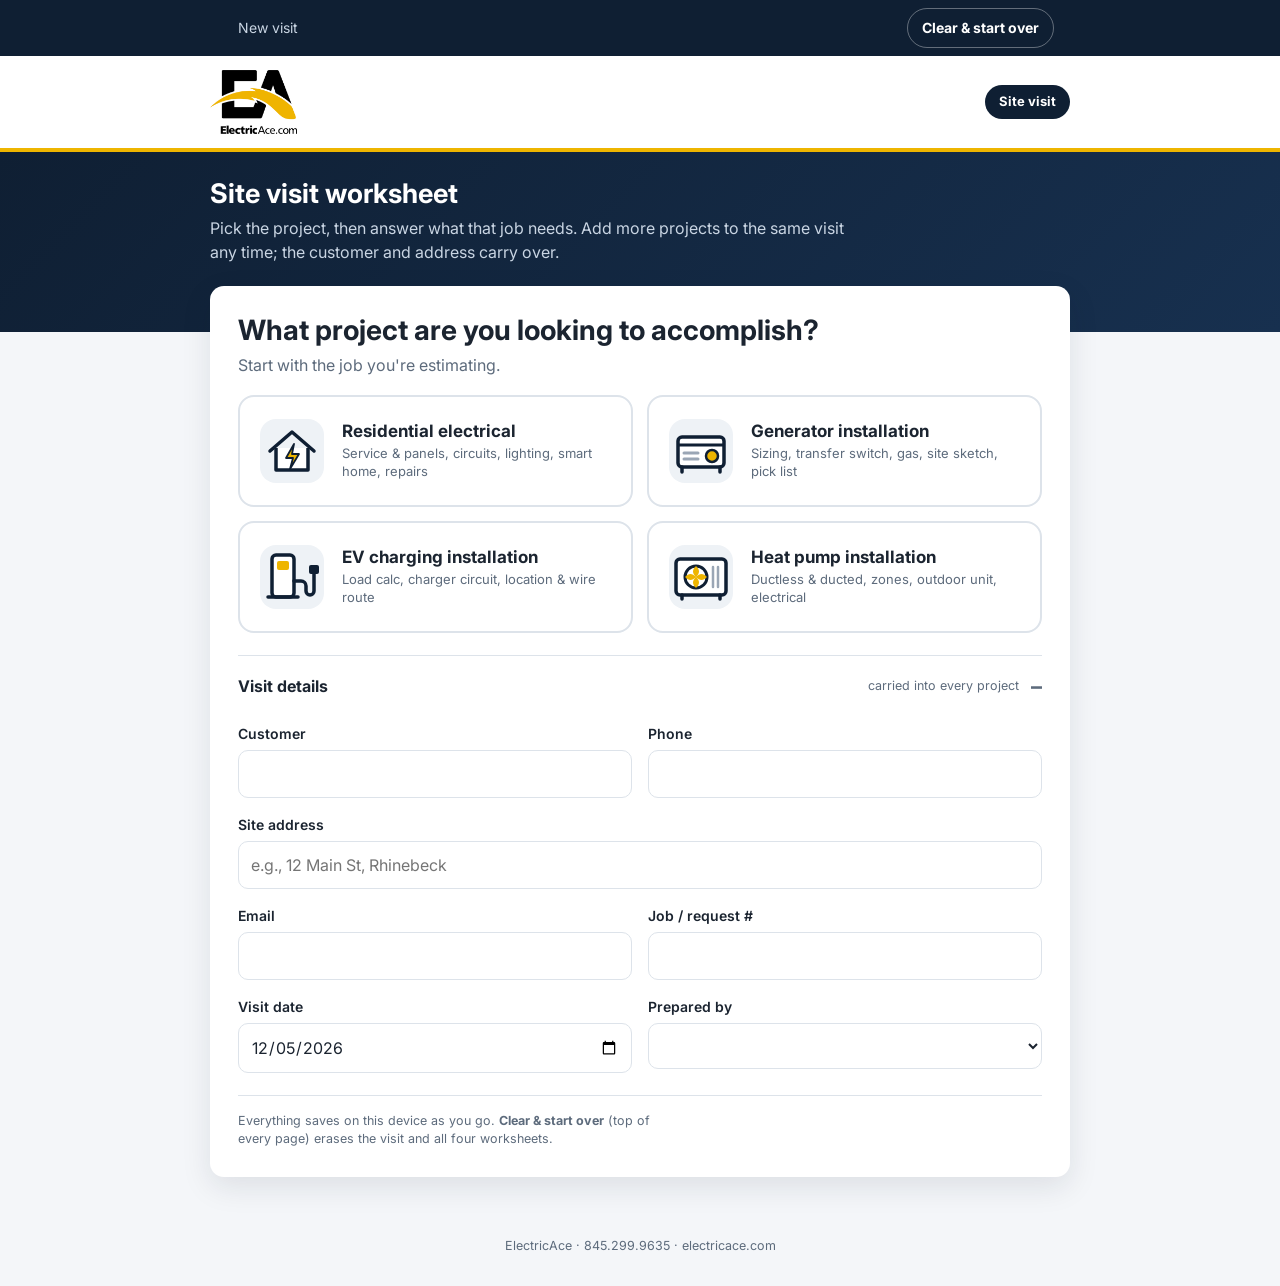
<file: site-visit/index.html>
<!DOCTYPE html>
<html lang="en">
<head>
<meta charset="UTF-8">
<meta name="robots" content="noindex, nofollow">
<meta name="viewport" content="width=device-width, initial-scale=1">
<title>ElectricAce Site Visit</title>
<link rel="preconnect" href="https://fonts.googleapis.com">
<link href="https://fonts.googleapis.com/css2?family=Inter:wght@400;500;600;700;800&display=swap" rel="stylesheet">
<link rel="stylesheet" href="wiz.css">
<style>
/* VOICE: a crew tool, plain and quick, read on a phone in a driveway
   IDEA: the job ticket clipped to the truck dash: pick the job, then fill the sheet
   PICTURE: four big job tiles, each with its own line drawing, are the first thing on screen
   COLOUR and TYPE: ElectricAce navy and amber on white; Inter throughout
   LAYOUT: one column card over the navy band; tiles 2×2, stacking to 1 on phones */
.ask{font-size:clamp(22px,4vw,28px);line-height:1.15;margin:0 0 6px;text-wrap:balance}
.tiles{display:grid;grid-template-columns:repeat(2,minmax(0,1fr));gap:14px;margin:18px 0 6px}
@media (max-width:560px){.tiles{grid-template-columns:minmax(0,1fr)}}
.tile{display:grid;grid-template-columns:72px 1fr;gap:14px;align-items:center;text-decoration:none;color:var(--ink);border:2px solid var(--line);border-radius:16px;padding:16px;background:#fff;transition:border-color .15s,transform .15s,box-shadow .15s;min-height:112px;position:relative}
.tile:hover{border-color:var(--amber);box-shadow:0 8px 22px rgba(15,31,51,.10);transform:translateY(-1px)}
.tile:focus-visible{outline:3px solid rgba(245,165,36,.6);outline-offset:2px}
@media (prefers-reduced-motion:reduce){.tile{transition:none}.tile:hover{transform:none}}
.tile svg{width:72px;height:72px;display:block}
.tile b{display:block;font-size:17px;line-height:1.25}
.tile small{display:block;color:var(--muted);font-size:13px;margin-top:3px;line-height:1.35}
.tile .st{display:inline-block;margin-top:8px;font-size:12px;font-weight:700;border-radius:99px;padding:3px 10px;background:#e9f8f1;color:#145c40}
.tile.on{border-color:var(--amber);background:#fffcf2}
.visit{margin-top:22px}
.visit summary{cursor:pointer;font-weight:700;font-size:16px;list-style:none;display:flex;justify-content:space-between;align-items:center;padding:14px 0;border-top:1px solid var(--line)}
.visit summary::-webkit-details-marker{display:none}
.visit summary::after{content:"+";font-size:22px;color:var(--muted)}
.visit[open] summary::after{content:"–"}
.visit .grid{margin-top:6px}
.bottom{display:flex;flex-wrap:wrap;gap:10px;justify-content:space-between;align-items:center;margin-top:8px;padding-top:16px;border-top:1px solid var(--line)}
.bottom .hint{max-width:440px}
</style>
</head>
<body>
<div class="logobar"><div class="wrap logos"><img src="[data-uri]" alt="ElectricAce"><span class="badge">Site visit</span></div></div>
<header class="hero"><div class="wrap"><h1>Site visit worksheet</h1><p>Pick the project, then answer what that job needs. Add more projects to the same visit any time; the customer and address carry over.</p></div></header>
<main><div class="wrap">
<div class="card">
  <h2 class="ask">What project are you looking to accomplish?</h2>
  <p class="lead" style="margin:0" id="visitLine">Start with the job you're estimating.</p>
  <div class="tiles" id="tiles">
    <a class="tile" href="residential.html" data-p="residential">
      <svg viewBox="0 0 72 72" aria-hidden="true"><rect x="4" y="4" width="64" height="64" rx="16" fill="#eef2f6"/><path d="M14 36 36 17l22 19" fill="none" stroke="#0f1f33" stroke-width="3.5" stroke-linecap="round" stroke-linejoin="round"/><path d="M20 33v22h32V33" fill="#fff" stroke="#0f1f33" stroke-width="3.5" stroke-linejoin="round"/><path d="m38 29-8 14h7l-3 11 9-15h-7l2-10z" fill="#eeb500" stroke="#0f1f33" stroke-width="1.8" stroke-linejoin="round"/></svg>
      <span><b>Residential electrical</b><small>Service & panels, circuits, lighting, smart home, repairs</small></span>
    </a>
    <a class="tile" href="generator.html" data-p="generator">
      <svg viewBox="0 0 72 72" aria-hidden="true"><rect x="4" y="4" width="64" height="64" rx="16" fill="#eef2f6"/><rect x="13" y="22" width="46" height="30" rx="4" fill="#fff" stroke="#0f1f33" stroke-width="3.5"/><path d="M13 30h46" stroke="#0f1f33" stroke-width="3"/><path d="M19 38h14M19 44h14" stroke="#9aa6b5" stroke-width="3" stroke-linecap="round"/><circle cx="47" cy="41" r="6" fill="#eeb500" stroke="#0f1f33" stroke-width="2.5"/><path d="M17 52v5M55 52v5" stroke="#0f1f33" stroke-width="3.5" stroke-linecap="round"/></svg>
      <span><b>Generator installation</b><small>Sizing, transfer switch, gas, site sketch, pick list</small></span>
    </a>
    <a class="tile" href="ev.html" data-p="ev">
      <svg viewBox="0 0 72 72" aria-hidden="true"><rect x="4" y="4" width="64" height="64" rx="16" fill="#eef2f6"/><rect x="16" y="14" width="22" height="42" rx="4" fill="#fff" stroke="#0f1f33" stroke-width="3.5"/><rect x="21" y="20" width="12" height="9" rx="2" fill="#eeb500"/><path d="M38 40h7a5 5 0 0 1 5 5v5a4 4 0 0 0 8 0V32" fill="none" stroke="#0f1f33" stroke-width="3.5" stroke-linecap="round"/><rect x="53" y="24" width="10" height="9" rx="2" fill="#0f1f33"/><path d="M12 56h30" stroke="#0f1f33" stroke-width="3.5" stroke-linecap="round"/></svg>
      <span><b>EV charging installation</b><small>Load calc, charger circuit, location & wire route</small></span>
    </a>
    <a class="tile" href="heatpump.html" data-p="heatpump">
      <svg viewBox="0 0 72 72" aria-hidden="true"><rect x="4" y="4" width="64" height="64" rx="16" fill="#eef2f6"/><rect x="11" y="18" width="50" height="36" rx="4" fill="#fff" stroke="#0f1f33" stroke-width="3.5"/><circle cx="31" cy="36" r="11" fill="none" stroke="#0f1f33" stroke-width="3"/><path d="M31 25c4 4 4 7 0 11-4-4-4-7 0-11zM31 47c-4-4-4-7 0-11 4 4 4 7 0 11zM20 36c4-4 7-4 11 0-4 4-7 4-11 0zM42 36c-4 4-7 4-11 0 4-4 7-4 11 0z" fill="#eeb500"/><path d="M48 26v20M53 26v20" stroke="#9aa6b5" stroke-width="2.5" stroke-linecap="round"/><path d="M17 54v4M55 54v4" stroke="#0f1f33" stroke-width="3.5" stroke-linecap="round"/></svg>
      <span><b>Heat pump installation</b><small>Ductless & ducted, zones, outdoor unit, electrical</small></span>
    </a>
  </div>

  <details class="visit" id="visitBox">
    <summary>Visit details <span class="hint" style="margin-left:auto;margin-right:12px">carried into every project</span></summary>
    <div class="grid">
      <div><label class="f" for="v_customer">Customer</label><input type="text" id="v_customer" autocomplete="off"></div>
      <div><label class="f" for="v_phone">Phone</label><input type="tel" id="v_phone"></div>
      <div class="full"><label class="f" for="v_address">Site address</label><input type="text" id="v_address" placeholder="e.g., 12 Main St, Rhinebeck"></div>
      <div><label class="f" for="v_email">Email</label><input type="email" id="v_email"></div>
      <div><label class="f" for="v_jobno">Job / request #</label><input type="text" id="v_jobno"></div>
      <div><label class="f" for="v_date">Visit date</label><input type="date" id="v_date"></div>
      <div><label class="f" for="v_prepby">Prepared by</label><select id="v_prepby"><option value=""></option><option>Nick</option><option>Rich</option><option>Luke</option><option>Scott</option><option>Mary</option><option>Aidan</option><option>Lauro</option></select></div>
    </div>
  </details>

  <div class="bottom">
    <span class="hint">Everything saves on this device as you go. <b>Clear &amp; start over</b> (top of every page) erases the visit and all four worksheets.</span>
  </div>
</div>
</div></main>
<footer>ElectricAce · 845.299.9635 · electricace.com</footer>

<script src="visit.js"></script>
<script>
{
  const ago = t => { const m = Math.round((Date.now() - t) / 60000); return m < 1 ? 'just now' : m < 60 ? m + ' min ago' : m < 1440 ? Math.round(m / 60) + ' h ago' : Math.round(m / 1440) + ' d ago'; };
  function paint(){
    const pr = EAVisit.projects(), v = EAVisit.info();
    document.querySelectorAll('.tile').forEach(t => {
      const p = pr[t.dataset.p], old = t.querySelector('.st'); if(old) old.remove();
      t.classList.toggle('on', !!p);
      if(p) t.querySelector('span').insertAdjacentHTML('beforeend', `<span class="st">In this visit · ${ago(p.updated)}</span>`);
    });
    const n = Object.keys(pr).length;
    document.getElementById('visitLine').innerHTML = v.customer || v.address
      ? `Visit for <b>${EAVisit.esc(v.customer || 'customer')}</b>${v.address ? ' · ' + EAVisit.esc(v.address) : ''}${n ? ` · ${n} project${n > 1 ? 's' : ''} started` : ''}`
      : (n ? `${n} project${n > 1 ? 's' : ''} started on this visit.` : 'Start with the job you\'re estimating.');
  }
  const ids = ['customer','phone','address','email','jobno','date','prepby'];
  const v = EAVisit.info();
  if(!v.date){ const n = new Date(); EAVisit.save({date: n.getFullYear() + '-' + String(n.getMonth() + 1).padStart(2, '0') + '-' + String(n.getDate()).padStart(2, '0')}); }
  EAVisit.link(Object.fromEntries(ids.map(k => [k, 'v_' + k])));
  ids.forEach(k => document.getElementById('v_' + k).addEventListener('input', paint));
  if(!EAVisit.info().customer) document.getElementById('visitBox').open = true;
  EAVisit.bar(null);
  window.addEventListener('pageshow', paint);
  paint();
}
</script>
</body>
</html>
</file>
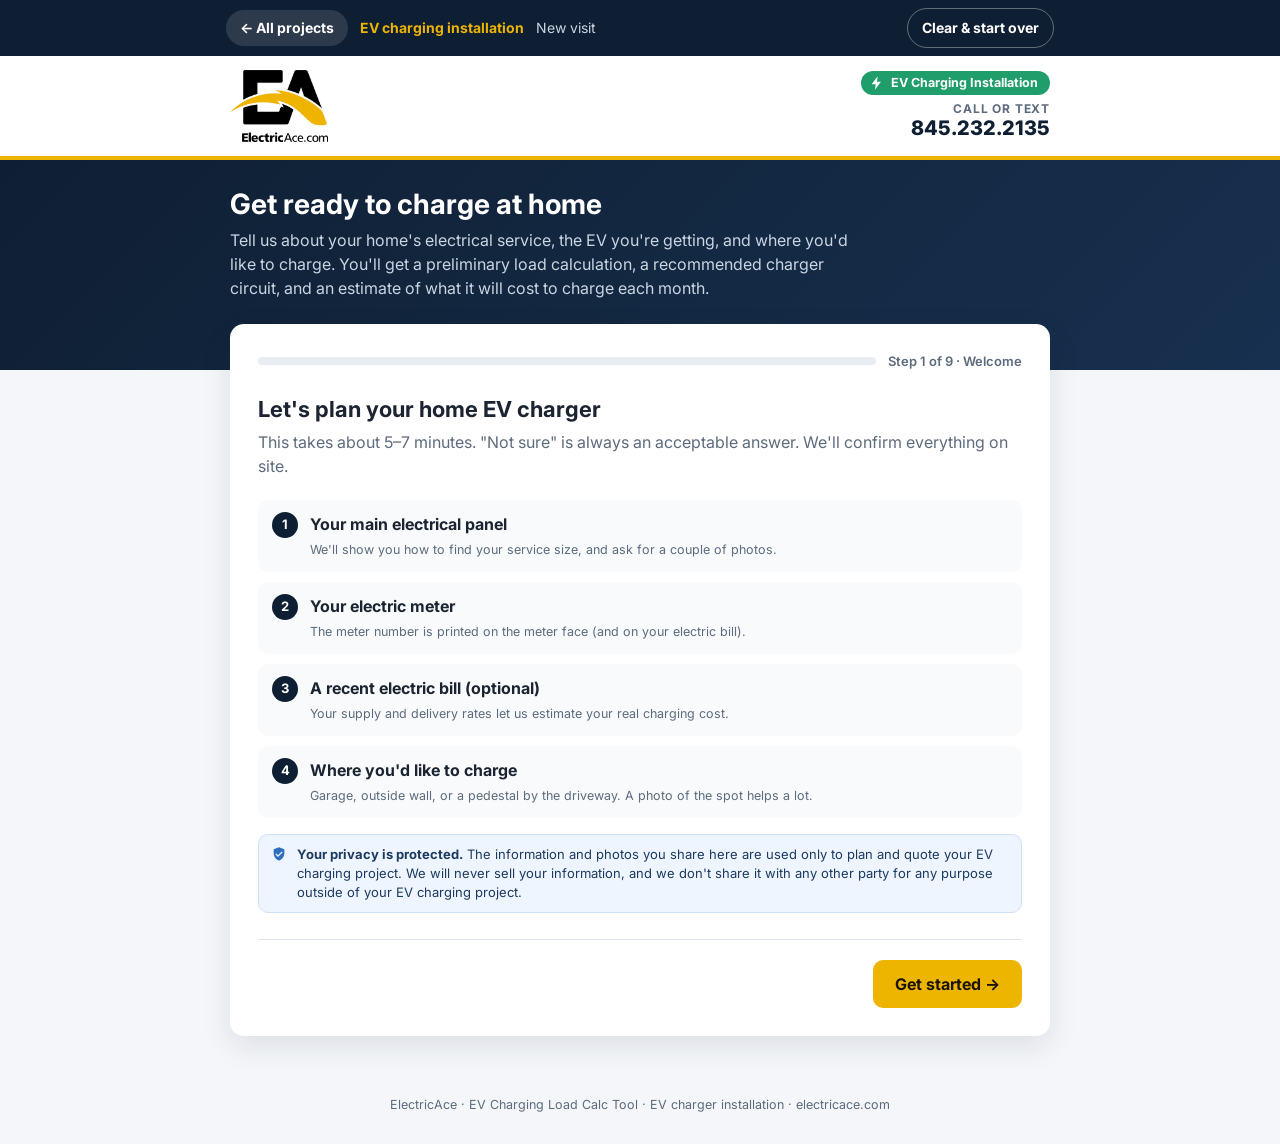
<file: site-visit/ev.html>
<!DOCTYPE html>
<html lang="en">
<head>
<meta charset="UTF-8">
<meta name="robots" content="noindex, nofollow">
<meta name="viewport" content="width=device-width, initial-scale=1">
<title>EV Charger Questionnaire — ElectricAce</title>
<link rel="preconnect" href="https://fonts.googleapis.com">
<link href="https://fonts.googleapis.com/css2?family=Inter:wght@400;500;600;700;800&display=swap" rel="stylesheet">
<style>
  :root{
    --navy:#0f1f33; --navy2:#17304f; --amber:#eeb500; --amber-d:#d39f00;
    --ink:#1b2430; --muted:#5d6b7c; --line:#dde3ea; --bg:#f4f6f9; --card:#fff;
    --ok:#1f9d6b; --warn:#c2410c; --radius:14px;
  }
  *{box-sizing:border-box}
  body{margin:0;font-family:Inter,system-ui,-apple-system,Segoe UI,Roboto,sans-serif;color:var(--ink);background:var(--bg);line-height:1.5}
  header{background:linear-gradient(135deg,var(--navy),var(--navy2));color:#fff;padding:28px 20px 70px}
  .wrap{max-width:820px;margin:0 auto}
  .brand{display:flex;align-items:center;gap:12px;font-weight:800;letter-spacing:.2px;font-size:20px}
  .bolt{width:38px;height:38px;border-radius:10px;background:var(--amber);display:grid;place-items:center}
  header h1{font-size:28px;margin:0 0 6px;line-height:1.2}
  header p{margin:0;color:#c9d5e3;max-width:620px}
  main{margin-top:-46px;padding:0 16px 60px}
  .card{background:var(--card);border-radius:var(--radius);box-shadow:0 10px 30px rgba(15,31,51,.10);padding:28px}
  .progress{display:flex;align-items:center;gap:12px;margin-bottom:22px}
  .bar{flex:1;height:8px;background:#e8edf3;border-radius:99px;overflow:hidden}
  .bar>div{height:100%;background:var(--amber);width:0;transition:width .35s}
  .stepcount{font-size:13px;color:var(--muted);white-space:nowrap;font-weight:600}
  .step{display:none}
  .step.active{display:block;animation:fade .25s ease}
  @keyframes fade{from{opacity:0;transform:translateY(6px)}to{opacity:1;transform:none}}
  h2{margin:0 0 4px;font-size:22px}
  .lead{color:var(--muted);margin:0 0 22px}
  .grid{display:grid;grid-template-columns:1fr 1fr;gap:16px}
  .full{grid-column:1/-1}
  @media (max-width:620px){.grid{grid-template-columns:1fr}.card{padding:20px}header h1{font-size:23px}}
  label.f{display:block;font-weight:600;font-size:14px;margin-bottom:6px}
  .hint{font-weight:400;color:var(--muted);font-size:12.5px}
  input[type=text],input[type=email],input[type=tel],input[type=number],input[type=date],select,textarea{
    width:100%;padding:11px 12px;border:1.5px solid var(--line);border-radius:10px;font:inherit;background:#fff;color:var(--ink)}
  input:focus,select:focus,textarea:focus{outline:none;border-color:var(--amber);box-shadow:0 0 0 3px rgba(245,165,36,.2)}
  .invalid{border-color:var(--warn)!important}
  fieldset{border:none;padding:0;margin:0 0 22px}
  legend{font-weight:700;font-size:15px;margin-bottom:10px;padding:0}
  .opts{display:grid;grid-template-columns:repeat(auto-fit,minmax(170px,1fr));gap:10px}
  .opt{position:relative}
  .opt input{position:absolute;opacity:0;pointer-events:none}
  .opt span{display:block;border:1.5px solid var(--line);border-radius:12px;padding:12px 14px;cursor:pointer;height:100%;transition:.15s;font-size:14px}
  .opt span b{display:block;font-size:14.5px;margin-bottom:2px}
  .opt span small{color:var(--muted);font-size:12.5px;line-height:1.35;display:block}
  .opt input:checked+span{border-color:var(--amber);background:#fff8ea;box-shadow:inset 0 0 0 1px var(--amber)}
  .opt input:focus-visible+span{box-shadow:0 0 0 3px rgba(245,165,36,.35)}
  .opt span:hover{border-color:#b9c4d1}
  .opts.big{grid-template-columns:1fr}
  .opts.big .opt span{padding:16px 18px}
  .sub{margin:-8px 0 22px;padding:16px;background:#f8fafc;border:1px dashed var(--line);border-radius:12px;display:none}
  .sub.show{display:block}
  .nav{display:flex;justify-content:space-between;gap:10px;margin-top:26px;padding-top:20px;border-top:1px solid var(--line)}
  button{font:inherit;font-weight:700;border:none;border-radius:10px;padding:12px 22px;cursor:pointer}
  .btn-p{background:var(--amber);color:#1b1404}
  .btn-p:hover{background:var(--amber-d)}
  .btn-s{background:#eef2f6;color:var(--ink)}
  .btn-s:hover{background:#e2e8ef}
  .err{color:var(--warn);font-size:13.5px;margin-top:10px;display:none}
  .welcome-list{display:grid;gap:10px;margin:18px 0 6px;padding:0;list-style:none}
  .welcome-list li{display:flex;gap:12px;align-items:flex-start;background:#f8fafc;border-radius:10px;padding:12px 14px}
  .num{flex:none;width:26px;height:26px;border-radius:50%;background:var(--navy);color:#fff;font-size:13px;font-weight:700;display:grid;place-items:center}
  /* results */
  .result-hero{background:linear-gradient(135deg,var(--navy),var(--navy2));color:#fff;border-radius:14px;padding:24px;display:grid;grid-template-columns:1.1fr 1fr;gap:18px;align-items:center}
  @media (max-width:620px){.result-hero{grid-template-columns:1fr}}
  .kw{font-size:54px;font-weight:800;line-height:1;color:var(--amber)}
  .kw small{font-size:20px;color:#fff;font-weight:600}
  .result-hero .label{font-size:13px;text-transform:uppercase;letter-spacing:.8px;color:#a9bbd0;font-weight:600}
  .stats{display:grid;gap:8px}
  .stat{display:flex;justify-content:space-between;border-bottom:1px solid rgba(255,255,255,.12);padding-bottom:6px;font-size:14px}
  .stat b{color:#fff}
  table{width:100%;border-collapse:collapse;font-size:14px;margin-top:8px}
  th,td{text-align:left;padding:8px 6px;border-bottom:1px solid var(--line)}
  th{font-size:12px;text-transform:uppercase;letter-spacing:.6px;color:var(--muted)}
  td.r,th.r{text-align:right;font-variant-numeric:tabular-nums}
  .tag{display:inline-block;font-size:11px;font-weight:700;border-radius:99px;padding:2px 8px;margin-left:6px;vertical-align:middle}
  .tag.shed{background:#fff1d6;color:#8a5a00}
  .tag.out{background:#eef2f6;color:var(--muted)}
  tr.excluded td{color:#9aa6b4}
  .notes{margin:18px 0 0;padding:0;list-style:none;display:grid;gap:8px}
  .notes li{background:#fff8ea;border-left:4px solid var(--amber);padding:10px 14px;border-radius:6px;font-size:14px}
  .notes li.info{background:#eef5ff;border-color:#4a7fd1}
  .cta{margin-top:22px;background:#f8fafc;border:1px solid var(--line);border-radius:14px;padding:20px;display:grid;gap:12px}
  .cta h3{margin:0}
  .phone{font-size:22px;font-weight:800;color:var(--navy)}
  .phone a{color:inherit;text-decoration:none}
  .row{display:flex;flex-wrap:wrap;gap:10px;align-items:center}
  .disclaimer{font-size:12.5px;color:var(--muted);margin-top:18px}
  .copied{color:var(--ok);font-weight:600;font-size:14px;display:none}
  textarea.summary{font-family:ui-monospace,Menlo,Consolas,monospace;font-size:12.5px;min-height:150px;display:none}
  .opts.days{grid-template-columns:repeat(auto-fit,minmax(78px,1fr))}
  .opts.days .opt span{text-align:center;padding:10px 6px}
  .send-btn{display:flex;align-items:center;justify-content:center;gap:12px;text-align:center;text-decoration:none;
    background:linear-gradient(135deg,var(--amber),#ffbf47);color:#1b1404;font-weight:800;font-size:18px;line-height:1.3;
    padding:18px 22px;border-radius:14px;box-shadow:0 8px 22px rgba(245,165,36,.35);margin-top:6px;transition:transform .1s, box-shadow .15s}
  .send-btn:hover{transform:translateY(-1px);box-shadow:0 12px 28px rgba(245,165,36,.45)}
  .send-btn:active{transform:none}
  .sent-note{display:none;background:#e9f8f1;border:1px solid #b6e6cf;color:#145c40;border-radius:10px;padding:12px 14px;font-size:14px}
  .logobar{background:#fff;border-bottom:4px solid var(--amber);padding:14px 20px}
  .logos{display:flex;align-items:center;justify-content:space-between;gap:20px}
  .logos a{display:block;line-height:0;transition:opacity .15s}
  .logos a:hover{opacity:.8}
  .logo-ea{height:72px;width:auto}
  .logo-gen{height:46px;width:auto}
  @media (max-width:520px){.logo-ea{height:54px}.logo-gen{height:30px}}
  .hp{position:absolute!important;left:-10000px!important;top:auto;width:1px;height:1px;overflow:hidden}
  .send-err{display:none;background:#fdecea;border:1px solid #f5c2bd;color:#9a2a1a;border-radius:10px;padding:12px 14px;font-size:14px}
  .send-btn.loading{opacity:.7;pointer-events:none}
  .send-btn.done{background:#1f9d6b;color:#fff;box-shadow:none;pointer-events:none}
  .lock-wrap{position:relative}
  .breakdown.locked table{filter:blur(5px);user-select:none;pointer-events:none}
  .lock-overlay{display:none;position:absolute;inset:0;align-items:flex-start;justify-content:center;text-align:center;padding-top:40px}
  .breakdown.locked .lock-overlay{display:flex}
  .lock-overlay>div{background:#fff;border:1px solid var(--line);border-radius:12px;padding:16px 20px;box-shadow:0 8px 24px rgba(15,31,51,.12);font-size:14.5px;max-width:420px}
  .report-btn{display:flex;align-items:center;justify-content:center;gap:10px;width:100%;background:var(--navy);color:#fff;font-weight:800;font-size:16.5px;padding:15px 20px;border-radius:12px}
  .report-btn:hover{background:var(--navy2)}
  .report-btn.loading{opacity:.7;pointer-events:none}
  .report-btn.done{background:#1f9d6b;pointer-events:none}
  .or{display:flex;align-items:center;gap:12px;color:var(--muted);font-weight:700;font-size:13.5px;margin:10px 0 2px}
  .or::before,.or::after{content:"";flex:1;height:1px;background:var(--line)}
  .or span{text-align:center}
  .pdf-row{display:none}
  .privacy{display:flex;gap:10px;align-items:flex-start;background:#eef5ff;border:1px solid #cfe0f7;color:#1d3a5f;border-radius:10px;padding:10px 12px;font-size:13px;line-height:1.45}
  .privacy svg{flex:none;margin-top:1px;color:#2f6fbf}
  .fine{font-size:12px;color:var(--muted)}
  footer{text-align:center;color:var(--muted);font-size:12.5px;padding:0 16px 30px}
  /* ---- EV additions ---- */
  .logo-side{text-align:right;line-height:1.25}
  .logo-side .tag1{font-size:12px;font-weight:700;letter-spacing:.8px;text-transform:uppercase;color:var(--muted)}
  .logo-side .tag2{font-size:20px;font-weight:800;color:var(--navy)}
  .logo-side .tag2 a{color:inherit;text-decoration:none}
  .logo-side .evbadge{display:inline-flex;align-items:center;gap:6px;background:var(--navy);color:#fff;border-radius:99px;padding:4px 12px 4px 8px;font-size:12.5px;font-weight:700;margin-bottom:6px}
  .logo-side .evbadge svg{color:var(--amber)}
  @media (max-width:520px){.logo-side .tag2{font-size:15px}.logo-side .tag1{display:none}}
  .tipbtn{display:inline-flex;align-items:center;gap:6px;background:#eef5ff;color:#1d3a5f;border:1px solid #cfe0f7;border-radius:99px;padding:5px 12px;font-size:13px;font-weight:700;cursor:pointer;margin:0 0 12px}
  .tipbtn:hover{background:#e2eefc}
  .tipbtn .q{width:18px;height:18px;border-radius:50%;background:#2f6fbf;color:#fff;display:grid;place-items:center;font-size:12px}
  .tipbox{display:none;background:#f5f9ff;border:1px solid #cfe0f7;border-radius:12px;padding:16px;margin:-2px 0 18px;font-size:14px}
  .tipbox.show{display:block;animation:fade .2s ease}
  .tipbox ol{margin:6px 0 0;padding-left:20px}
  .tipbox li{margin-bottom:6px}
  .tipbox .tipgrid{display:grid;grid-template-columns:150px 1fr;gap:16px;align-items:start}
  @media (max-width:560px){.tipbox .tipgrid{grid-template-columns:1fr}}
  .safety{background:#fff4ec;border-left:4px solid var(--warn);padding:8px 12px;border-radius:6px;font-size:13px;margin-top:10px}
  .vcard{display:none;margin:-6px 0 20px;background:#f8fafc;border:1px solid var(--line);border-radius:12px;padding:14px 16px}
  .vcard.show{display:grid;grid-template-columns:repeat(auto-fit,minmax(140px,1fr));gap:10px}
  .vcard div{font-size:12.5px;color:var(--muted)}
  .vcard b{display:block;font-size:17px;color:var(--ink)}
  .rangewrap{background:#f8fafc;border:1px solid var(--line);border-radius:14px;padding:18px}
  .rangehead{display:flex;justify-content:space-between;align-items:baseline;gap:10px;flex-wrap:wrap}
  .rangeval{font-size:30px;font-weight:800;color:var(--navy)}
  .rangeval small{font-size:15px;color:var(--muted);font-weight:600}
  input[type=range]{width:100%;accent-color:var(--amber);height:28px;margin:8px 0 2px;cursor:pointer}
  .ticks{display:flex;justify-content:space-between;font-size:11.5px;color:var(--muted)}
  .costgrid{display:grid;grid-template-columns:repeat(auto-fit,minmax(150px,1fr));gap:10px;margin-top:16px}
  .costbox{background:#fff;border:1px solid var(--line);border-radius:12px;padding:12px 14px}
  .costbox span{display:block;font-size:12px;color:var(--muted);font-weight:600;text-transform:uppercase;letter-spacing:.5px}
  .costbox b{display:block;font-size:22px;font-weight:800;color:var(--ink);font-variant-numeric:tabular-nums}
  .costbox.hl{background:var(--navy);border-color:var(--navy)}
  .costbox.hl span{color:#a9bbd0}.costbox.hl b{color:var(--amber)}
  .costbox.save b{color:var(--ok)}
  .inline-in{display:flex;align-items:center;gap:6px}
  .inline-in input{max-width:110px}
  .ratesum{margin-top:8px;font-size:14px;font-weight:700;color:var(--navy)}
  .meter{margin-top:16px}
  .meter .track{position:relative;height:16px;background:#e8edf3;border-radius:99px;overflow:hidden;display:flex}
  .meter .seg-a{background:#7a8ca3;height:100%}
  .meter .seg-b{background:var(--amber);height:100%}
  .meter .cap{position:absolute;top:-4px;bottom:-4px;width:2px;background:var(--navy)}
  .meter .legend{display:flex;flex-wrap:wrap;gap:14px;font-size:12.5px;color:var(--muted);margin-top:8px}
  .meter .legend i{display:inline-block;width:10px;height:10px;border-radius:3px;margin-right:5px;vertical-align:-1px}
  .result-hero .meter .track{background:rgba(255,255,255,.14)}
  .result-hero .meter .legend{color:#c9d5e3}
  .result-hero .meter .seg-a{background:#9fb3cb}
  .verdict{display:inline-block;font-weight:800;font-size:13px;border-radius:99px;padding:4px 12px;margin-top:10px}
  .verdict.ok{background:#d9f5e8;color:#145c40}
  .verdict.tight{background:#fff1d6;color:#8a5a00}
  .verdict.over{background:#fde2dc;color:#9a2a1a}
  .photo-add{position:relative;display:flex;flex-direction:column;align-items:center;justify-content:center;gap:2px;border:2px dashed #c3ccd6;border-radius:12px;padding:16px;cursor:pointer;font-weight:700;font-size:15px;background:#f8fafc;text-align:center}
  .photo-add:hover{border-color:var(--amber)}
  .photo-add small{font-weight:400;color:var(--muted);font-size:12.5px}
  .photo-add input{position:absolute;opacity:0;width:1px;height:1px;pointer-events:none}
  .photos{display:grid;grid-template-columns:repeat(auto-fill,minmax(120px,1fr));gap:10px;margin-top:10px}
  .ph{position:relative;border:1px solid var(--line);border-radius:10px;overflow:hidden;background:#fff}
  .ph img{width:100%;height:100px;object-fit:cover;display:block}
  .ph .cap{font-size:11.5px;padding:4px 6px;color:var(--muted);white-space:nowrap;overflow:hidden;text-overflow:ellipsis}
  .ph .rm{position:absolute;top:4px;right:4px;width:24px;height:24px;border-radius:50%;padding:0;background:rgba(15,31,51,.75);color:#fff;font-size:14px;line-height:24px}
  .photoblock{border:1px solid var(--line);border-radius:14px;padding:16px;margin-bottom:16px}
  .photoblock h3{margin:0 0 4px;font-size:16px}
  .photoblock .hint{display:block;margin-bottom:10px}
  .sumgrid{display:grid;grid-template-columns:1fr 1fr;gap:6px 18px;font-size:14px;margin-top:8px}
  .sumgrid div{display:flex;justify-content:space-between;gap:10px;border-bottom:1px solid var(--line);padding:6px 0}
  .sumgrid div span{color:var(--muted)}
  .sumgrid div b{text-align:right}
  @media (max-width:620px){.sumgrid{grid-template-columns:1fr}}
  h3.sec{margin:26px 0 4px}
  .distout{font-weight:800;color:var(--navy);font-size:18px}
  .logo-side a{display:inline;line-height:inherit}
  .result-hero .meter .cap{background:#fff}
  .breakdown.locked .sumgrid{filter:blur(5px);user-select:none;pointer-events:none}
  .logo-side .evbadge{background:#1f9d6b}
  .logo-side .evbadge svg{color:#fff}
  .addrwrap{position:relative}
  .addrlist{display:none;position:absolute;left:0;right:0;top:72px;z-index:20;margin:0;padding:6px;list-style:none;background:#fff;border:1.5px solid var(--line);border-radius:12px;box-shadow:0 12px 30px rgba(15,31,51,.15);max-height:280px;overflow:auto}
  .addrlist.show{display:block}
  .addrlist li{padding:10px 12px;border-radius:8px;cursor:pointer;font-size:14.5px}
  .addrlist li small{display:block;color:var(--muted);font-size:12px}
  .addrlist li:hover,.addrlist li.act{background:#fff8ea}
  .pf{display:none;font-size:11px;font-weight:700;background:#e9f8f1;color:#145c40;border-radius:99px;padding:2px 8px;margin-left:6px;vertical-align:middle;white-space:nowrap}
  .pf.show{display:inline-block}
  .pfcard{display:none;margin-top:14px;background:#e9f8f1;border:1px solid #b6e6cf;color:#145c40;border-radius:12px;padding:12px 14px;font-size:14px}
  .pfcard.show{display:block}
  .pfcard.miss{background:#f8fafc;border-color:var(--line);color:var(--ink)}
  .pfcard ul{margin:6px 0 4px;padding-left:18px}
  /* embedded in electricace.com: the site already shows its own logo, nav and footer */
  html.embedded body{background:transparent}
  html.embedded .logobar, html.embedded footer{display:none}
  html.embedded header{border-radius:14px 14px 0 0;padding:24px 20px 64px}
  html.embedded main{padding-bottom:16px}
</style>
</head>
<body>
<div class="logobar">
  <div class="wrap logos">
    <a href="https://electricace.com" target="_blank" rel="noopener" title="Visit ElectricAce.com"><img src="[data-uri]" alt="ElectricAce" class="logo-ea"></a>
    <div class="logo-side">
      <div class="evbadge"><svg width="16" height="16" viewBox="0 0 24 24" aria-hidden="true"><path d="M13 2 4 14h6l-1 8 9-12h-6z" fill="currentColor"/></svg>EV Charging Installation</div>
      <div class="tag1">Call or text</div>
      <div class="tag2"><a href="tel:+18452322135">845.232.2135</a></div>
    </div>
  </div>
</div>
<header>
  <div class="wrap">
    <h1>Get ready to charge at home</h1>
    <p>Tell us about your home's electrical service, the EV you're getting, and where you'd like to charge. You'll get a preliminary load calculation, a recommended charger circuit, and an estimate of what it will cost to charge each month.</p>
  </div>
</header>

<main>
<div class="wrap">
<form class="card" id="form" novalidate>
  <div class="hp" aria-hidden="true"><label>Leave this field empty<input type="text" name="botcheck" tabindex="-1" autocomplete="off"></label></div>
  <div class="progress">
    <div class="bar"><div id="barFill"></div></div>
    <div class="stepcount" id="stepCount">Step 1 of 9</div>
  </div>

  <!-- STEP 0: Welcome -->
  <section class="step active" data-title="Welcome">
    <h2>Let's plan your home EV charger</h2>
    <p class="lead">This takes about 5–7 minutes. "Not sure" is always an acceptable answer. We'll confirm everything on site.</p>
    <ul class="welcome-list">
      <li><span class="num">1</span><div><b>Your main electrical panel</b><br><span class="hint">We'll show you how to find your service size, and ask for a couple of photos.</span></div></li>
      <li><span class="num">2</span><div><b>Your electric meter</b><br><span class="hint">The meter number is printed on the meter face (and on your electric bill).</span></div></li>
      <li><span class="num">3</span><div><b>A recent electric bill (optional)</b><br><span class="hint">Your supply and delivery rates let us estimate your real charging cost.</span></div></li>
      <li><span class="num">4</span><div><b>Where you'd like to charge</b><br><span class="hint">Garage, outside wall, or a pedestal by the driveway. A photo of the spot helps a lot.</span></div></li>
    </ul>
    <div class="privacy" style="margin-top:16px"><svg width="16" height="16" viewBox="0 0 24 24" aria-hidden="true"><path d="M12 2 4 5v6c0 5 3.4 9.4 8 11 4.6-1.6 8-6 8-11V5zm-1.5 14.5-4-4 1.4-1.4 2.6 2.6 5.6-5.6 1.4 1.4z" fill="currentColor"/></svg><div><b>Your privacy is protected.</b> The information and photos you share here are used only to plan and quote your EV charging project. We will never sell your information, and we don't share it with any other party for any purpose outside of your EV charging project.</div></div>
  </section>

  <!-- STEP 1: Property -->
  <section class="step" data-title="Your property">
    <h2>About your property</h2>
    <p class="lead">Start with the address and we'll fill in what we can from public property records. You'll confirm everything as you go.</p>
    <div class="addrwrap">
      <label class="f" for="addrSearch">Property address</label>
      <input type="text" id="addrSearch" name="addrSearch" autocomplete="off" placeholder="Start typing, e.g. 12 Main St, Rhinebeck" role="combobox" aria-autocomplete="list" aria-expanded="false" aria-controls="addrList">
      <ul class="addrlist" id="addrList" role="listbox"></ul>
      <div class="hint" id="addrStatus" style="margin-top:6px">Looks up New York State public tax records. Nothing you type here is sent to ElectricAce until you submit.</div>
    </div>
    <div class="pfcard" id="pfCard"></div>
    <div class="grid" style="margin-top:18px">
      <div><label class="f" for="zip">Property ZIP code * <span class="pf" data-pf="zip">from address</span></label><input type="text" id="zip" name="zip" required inputmode="numeric" maxlength="5" pattern="[0-9]{5}" autocomplete="postal-code" placeholder="e.g., 12572"></div>
      <div><label class="f" for="sqft">Approx. finished square footage * <span class="pf" data-pf="sqft">from public records</span></label><input type="number" id="sqft" name="sqft" min="300" max="30000" step="50" required placeholder="e.g., 2400"></div>
    </div>
    <fieldset style="margin-top:20px">
      <legend>Property type <span class="pf" data-pf="ptype">from public records</span></legend>
      <div class="opts">
        <label class="opt"><input type="radio" name="ptype" value="Single-family home" checked><span><b>Single-family home</b></span></label>
        <label class="opt"><input type="radio" name="ptype" value="Townhouse / condo"><span><b>Townhouse / condo</b><small>Shared walls or HOA</small></span></label>
        <label class="opt"><input type="radio" name="ptype" value="Multi-family / rental"><span><b>Multi-family / rental</b></span></label>
        <label class="opt"><input type="radio" name="ptype" value="Small business / commercial"><span><b>Small business</b><small>Workplace or customer charging</small></span></label>
      </div>
    </fieldset>
    <fieldset>
      <legend>Do you own the property?</legend>
      <div class="opts">
        <label class="opt"><input type="radio" name="own" value="Own" checked><span><b>Yes, I own it</b></span></label>
        <label class="opt"><input type="radio" name="own" value="Own — HOA approval needed"><span><b>Own, but HOA approval needed</b></span></label>
        <label class="opt"><input type="radio" name="own" value="Rent — landlord approval needed"><span><b>I rent</b><small>Landlord approval needed</small></span></label>
      </div>
    </fieldset>
  </section>

  <!-- STEP 2: Electrical service -->
  <section class="step" data-title="Electrical service">
    <h2>Your electrical service</h2>
    <p class="lead">Your service size tells us how much power your home can safely use at once, and how much is left for an EV charger.</p>
    <fieldset style="margin-bottom:8px">
      <legend>Main electrical service size</legend>
      <button type="button" class="tipbtn" data-tip="svcTip"><span class="q">?</span>How do I find this?</button>
      <div class="tipbox" id="svcTip">
        <div class="tipgrid">
          <svg viewBox="0 0 150 210" width="150" aria-label="Diagram of an electrical panel with the main breaker at the top">
            <rect x="8" y="6" width="134" height="198" rx="8" fill="#e9eef4" stroke="#7a8ca3" stroke-width="2"/>
            <rect x="20" y="16" width="110" height="178" rx="4" fill="#fff" stroke="#c3ccd6"/>
            <rect x="45" y="24" width="60" height="34" rx="4" fill="#0f1f33"/>
            <rect x="66" y="30" width="18" height="12" rx="2" fill="#eeb500"/>
            <text x="75" y="54" text-anchor="middle" font-family="Inter,Arial" font-size="10" font-weight="800" fill="#fff">200</text>
            <circle cx="115" cy="41" r="13" fill="none" stroke="#c2410c" stroke-width="2.5"/>
            <g fill="#5d6b7c">
              <rect x="30" y="70" width="40" height="10" rx="2"/><rect x="80" y="70" width="40" height="10" rx="2"/>
              <rect x="30" y="86" width="40" height="10" rx="2"/><rect x="80" y="86" width="40" height="10" rx="2"/>
              <rect x="30" y="102" width="40" height="10" rx="2"/><rect x="80" y="102" width="40" height="10" rx="2"/>
              <rect x="30" y="118" width="40" height="10" rx="2"/><rect x="80" y="118" width="40" height="10" rx="2"/>
              <rect x="30" y="134" width="40" height="10" rx="2"/><rect x="80" y="134" width="40" height="10" rx="2"/>
            </g>
            <g fill="none" stroke="#9aa6b4" stroke-dasharray="3 3">
              <rect x="30" y="150" width="40" height="10" rx="2"/><rect x="80" y="150" width="40" height="10" rx="2"/>
              <rect x="30" y="166" width="40" height="10" rx="2"/><rect x="80" y="166" width="40" height="10" rx="2"/>
            </g>
            <text x="75" y="189" text-anchor="middle" font-family="Inter,Arial" font-size="9" fill="#5d6b7c">empty spaces</text>
          </svg>
          <div>
            <b>Find the main breaker</b>
            <ol>
              <li>Open the metal <b>door</b> on your main panel (usually in the basement, garage, or utility room). <u>Don't remove the cover screws</u>, just open the door.</li>
              <li>Look for the <b>largest breaker</b>, usually at the very top, often labeled <b>"MAIN."</b></li>
              <li>The number stamped on its handle is your service size, like <b>100</b>, <b>150</b>, or <b>200</b>.</li>
              <li>No main breaker in the panel? Check for a breaker or disconnect <b>outside next to your meter</b>. The number on it is your service size.</li>
              <li>Still unsure? Pick "Not sure" and add a panel photo in a later step. We'll figure it out.</li>
            </ol>
            <div class="safety">⚠️ Never remove the panel cover or touch wiring. Opening the panel door is all you need.</div>
          </div>
        </div>
      </div>
      <div class="opts">
        <label class="opt"><input type="radio" name="service" value="60"><span><b>60 amp</b><small>Older homes</small></span></label>
        <label class="opt"><input type="radio" name="service" value="100"><span><b>100 amp</b></span></label>
        <label class="opt"><input type="radio" name="service" value="125"><span><b>125 amp</b></span></label>
        <label class="opt"><input type="radio" name="service" value="150"><span><b>150 amp</b></span></label>
        <label class="opt"><input type="radio" name="service" value="200" checked><span><b>200 amp</b><small>Most common</small></span></label>
        <label class="opt"><input type="radio" name="service" value="400"><span><b>320 / 400 amp</b></span></label>
        <label class="opt"><input type="radio" name="service" value="unknown"><span><b>Not sure</b></span></label>
      </div>
    </fieldset>
    <div class="grid" style="margin-top:14px">
      <div><label class="f" for="panelLoc">Where is your main panel?</label>
        <select id="panelLoc" name="panelLoc"><option>Unfinished basement</option><option>Finished basement</option><option>Attached garage</option><option>Utility room / closet</option><option>Outside (exterior wall)</option><option>Detached garage / outbuilding</option><option>Not sure</option></select></div>
      <div><label class="f" for="spaces">Empty breaker spaces? <span class="hint">(see diagram above)</span></label>
        <select id="spaces" name="spaces"><option value="2+">Yes, 2 or more</option><option value="1">Only 1</option><option value="0">None, it's full</option><option value="unknown" selected>Not sure</option></select></div>
      <div><label class="f" for="panelBrand">Panel brand <span class="hint">(on the label inside the door)</span></label>
        <select id="panelBrand" name="panelBrand"><option>Not sure</option><option>Square D</option><option>Eaton / Cutler-Hammer</option><option>Siemens</option><option>GE</option><option>Murray</option><option>Leviton</option><option>Federal Pacific (FPE)</option><option>Zinsco / Sylvania</option><option>Challenger</option><option>Pushmatic / Bulldog</option><option>Other</option></select></div>
      <div class="full"><label class="f">Do you believe the panel has been upgraded since the home was built?</label>
        <div class="opts">
          <label class="opt"><input type="radio" name="panelUpg" value="Yes"><span><b>Yes, it's been upgraded</b><small>Newer than the house</small></span></label>
          <label class="opt"><input type="radio" name="panelUpg" value="No"><span><b>No, it's original</b><small>Same age as the house</small></span></label>
          <label class="opt"><input type="radio" name="panelUpg" value="Not sure" checked><span><b>Not sure</b></span></label>
        </div>
        <div class="hint" id="upgHint" style="margin-top:6px"></div></div>
      <div><label class="f" for="panelAge">Approx. age of the panel <span class="pf" data-pf="panelAge">based on year built</span></label>
        <select id="panelAge" name="panelAge"><option>Not sure</option><option>Under 10 years</option><option>10–25 years</option><option>25–40 years</option><option>Over 40 years</option></select></div>
    </div>
  </section>

  <!-- STEP 3: Home loads -->
  <section class="step" data-title="Home load calc">
    <h2>What's already using power in your home?</h2>
    <p class="lead">We use these to run a load calculation (NEC 220.82 method) and see how much room is left for an EV charger.</p>
    <fieldset>
      <legend>Primary heating <span class="pf" data-pf="heat">from public records, please confirm</span></legend>
      <div class="opts">
        <label class="opt"><input type="radio" name="heat" value="fuel" checked><span><b>Gas / oil / propane</b><small>Furnace or boiler</small></span></label>
        <label class="opt"><input type="radio" name="heat" value="heatpump"><span><b>Heat pump</b><small>Ducted (central)</small></span></label>
        <label class="opt"><input type="radio" name="heat" value="elfurnace"><span><b>Electric furnace / boiler</b></span></label>
        <label class="opt"><input type="radio" name="heat" value="baseboard"><span><b>Electric baseboard</b></span></label>
        <label class="opt"><input type="radio" name="heat" value="other"><span><b>Wood / pellet / other</b></span></label>
      </div>
    </fieldset>
    <div class="sub" id="hpSub">
      <div class="grid">
        <div><label class="f" for="hpTons">Heat pump size <span class="hint">(1 ton ≈ 12,000 BTU)</span></label>
          <select id="hpTons" name="hpTons"><option value="2">2 ton</option><option value="3" selected>3 ton</option><option value="4">4 ton</option><option value="5">5 ton</option><option value="7">6+ ton / multiple</option></select></div>
        <div><label class="f" for="hpAux">Backup electric heat strips</label>
          <select id="hpAux" name="hpAux"><option value="0">None / not sure</option><option value="5">5 kW</option><option value="10" selected>10 kW</option><option value="15">15 kW</option><option value="20">20 kW</option></select></div>
      </div>
    </div>
    <div class="sub" id="elSub">
      <label class="f" for="elKw">Approx. total electric heat <span class="hint">(baseboards are about 250 W per foot; a 6 ft heater ≈ 1.5 kW)</span></label>
      <select id="elKw" name="elKw"><option value="5">Under 5 kW</option><option value="10" selected>5–10 kW</option><option value="15">10–15 kW</option><option value="20">15–20 kW</option><option value="30">20 kW+</option></select>
    </div>
    <div class="grid">
      <div><label class="f" for="ac">Central air conditioning <span class="hint">(skip if heat pump)</span></label>
        <select id="ac" name="ac"><option value="0">None</option><option value="2">Yes, about 2 ton</option><option value="3">Yes, about 3 ton</option><option value="4">Yes, about 4 ton</option><option value="5">Yes, 5 ton</option><option value="7">Yes, 2 systems</option></select></div>
      <div><label class="f" for="splits">Ductless mini-split heads</label>
        <select id="splits" name="splits"><option value="0">None</option><option value="1">1</option><option value="2">2</option><option value="3">3</option><option value="4">4</option><option value="6">5+</option></select></div>
      <div><label class="f" for="wh">Water heater</label>
        <select id="wh" name="wh"><option value="fuel">Gas / oil / propane / boiler</option><option value="tank">Electric tank</option><option value="hpwh">Heat pump water heater</option><option value="tankless">Electric tankless (whole-house)</option></select></div>
      <div><label class="f" for="range">Cooking</label>
        <select id="range" name="range"><option value="gas">Gas / propane</option><option value="elec">Electric range</option><option value="induction">Induction</option><option value="split">Electric cooktop + wall oven</option></select></div>
      <div><label class="f" for="dryer">Clothes dryer</label>
        <select id="dryer" name="dryer"><option value="gas">Gas / propane</option><option value="elec" selected>Electric</option><option value="none">None</option></select></div>
      <div><label class="f" for="well">Well pump <span class="pf" data-pf="well">from public records</span></label>
        <select id="well" name="well"><option value="0">No well (municipal water)</option><option value="0.75">¾ HP</option><option value="1">1 HP</option><option value="1.5">1½ HP</option><option value="2">2 HP+</option><option value="unk">Have a well, size unknown</option></select></div>
    </div>
    <fieldset style="margin-top:20px">
      <legend>Other loads <span class="hint">(select all that apply)</span></legend>
      <div class="opts">
        <label class="opt"><input type="checkbox" name="dish" value="1" checked><span><b>Dishwasher</b></span></label>
        <label class="opt"><input type="checkbox" name="disp" value="1"><span><b>Garbage disposal</b></span></label>
        <label class="opt"><input type="checkbox" name="micro" value="1"><span><b>Built-in microwave</b></span></label>
        <label class="opt"><input type="checkbox" name="sump" value="1"><span><b>Sump pump</b></span></label>
        <label class="opt"><input type="checkbox" name="spa" value="1"><span><b>Hot tub / spa</b></span></label>
        <label class="opt"><input type="checkbox" name="pool" value="1"><span><b>Pool pump / heater</b></span></label>
        <label class="opt"><input type="checkbox" name="shop" value="1"><span><b>Workshop / welder</b></span></label>
        <label class="opt"><input type="checkbox" name="exEv" value="1"><span><b>Existing EV charger</b><small>Already installed</small></span></label>
      </div>
    </fieldset>
    <div class="grid">
      <div><label class="f" for="extraKw">Other large loads <span class="hint">(kW, if known)</span></label>
        <input type="number" id="extraKw" name="extraKw" min="0" step="0.5" placeholder="e.g., 3"></div>
      <div><label class="f" for="solar">Solar panels or battery?</label>
        <select id="solar" name="solar"><option>No</option><option>Solar</option><option>Solar + battery</option><option>Battery only</option><option>Planning to add</option></select></div>
    </div>
  </section>

  <!-- STEP 4: Vehicle & charger -->
  <section class="step" data-title="Your EV & charger">
    <h2>Your EV and charger</h2>
    <p class="lead">Each vehicle has a maximum charging speed. We match the circuit to your car so you don't pay for capacity it can't use.</p>
    <div class="grid">
      <div class="full"><label class="f" for="vehicle">Which EV are you buying (or driving)?</label>
        <select id="vehicle" name="vehicle"></select></div>
      <div id="otherVehWrap" class="full" style="display:none"><label class="f" for="otherVeh">Make & model</label><input type="text" id="otherVeh" name="otherVeh" placeholder="e.g., 2027 Subaru Trailseeker"></div>
      <div><label class="f" for="evTiming">When will it arrive?</label>
        <select id="evTiming" name="evTiming"><option>Already have it</option><option>Within 30 days</option><option>1–3 months</option><option>3+ months / researching</option></select></div>
      <div><label class="f" for="evCount">How many EVs will charge here?</label>
        <select id="evCount" name="evCount"><option value="1">1 EV</option><option value="2share">2 EVs, take turns on one charger</option><option value="2pshare">2 EVs, two chargers with power-sharing</option><option value="2full">2 EVs, two full-power chargers</option></select></div>
    </div>
    <div class="vcard" id="vcard" style="margin-top:16px">
      <div>Max home charging<b id="vcKw">—</b></div>
      <div>Battery (approx.)<b id="vcBat">—</b></div>
      <div>Efficiency (approx.)<b id="vcEff">—</b></div>
    </div>

    <fieldset style="margin-top:18px">
      <legend>How do you want to charge?</legend>
      <div class="opts big">
        <label class="opt"><input type="radio" name="charger" value="dealer" checked><span><b>Hardwired charger from the dealer / manufacturer</b><small>Example: Tesla Wall Connector, Ford Charge Station Pro, GM Energy, or the charger that comes with your purchase. Hardwired units charge fastest and are weather-rated for outdoor use.</small></span></label>
        <label class="opt"><input type="radio" name="charger" value="1450"><span><b>NEMA 14-50R EV-grade receptacle</b><small>A heavy-duty 50 amp outlet for a plug-in charger (like the mobile cord that comes with many EVs). Flexible and portable, limited to 40 amps of charging.</small></span></label>
        <label class="opt"><input type="radio" name="charger" value="own"><span><b>I'm buying my own hardwired charger</b><small>ChargePoint, Emporia, Wallbox, JuiceBox, Grizzl-E, etc.</small></span></label>
        <label class="opt"><input type="radio" name="charger" value="recommend"><span><b>Not sure, recommend one for me</b></span></label>
      </div>
    </fieldset>
    <div class="sub" id="hwSub">
      <div class="grid">
        <div><label class="f" for="chgAmps">Charger output setting</label>
          <select id="chgAmps" name="chgAmps"><option value="auto" selected>Not sure, match my car</option><option value="16">16 A (3.8 kW)</option><option value="24">24 A (5.8 kW)</option><option value="32">32 A (7.7 kW)</option><option value="40">40 A (9.6 kW)</option><option value="48">48 A (11.5 kW)</option><option value="64">64 A (15.4 kW)</option><option value="80">80 A (19.2 kW)</option></select></div>
        <div><label class="f" for="chgHave">Do you already have the charger?</label>
          <select id="chgHave" name="chgHave"><option>Not yet</option><option>Yes, it's here</option><option>Coming with the vehicle</option></select></div>
      </div>
    </div>
    <div class="sub" id="plugSub">
      <label class="f" for="cord">Which plug-in charger will you use?</label>
      <select id="cord" name="cord"><option value="32">Mobile cord that came with the car (≈32 A)</option><option value="40">A 40 A plug-in charger</option><option value="unk">Not sure yet</option></select>
      <div class="hint" style="margin-top:8px">We install an industrial-grade EV receptacle (not a standard hardware-store outlet) on a GFCI-protected 50 A circuit, as the NEC requires. Standard 14-50 outlets can overheat under hours of continuous charging.</div>
    </div>
    <ul class="notes" style="margin-top:4px"><li class="info" id="chargeInfo"></li></ul>
  </section>

  <!-- STEP 5: Charging cost -->
  <section class="step" data-title="Charging cost">
    <h2>What will it cost to charge?</h2>
    <p class="lead">Enter your electric rate if you know it, then slide to your typical monthly miles.</p>
    <div class="grid">
      <div><label class="f" for="utility">Electric utility</label>
        <select id="utility" name="utility"><option>Central Hudson</option><option>NYSEG</option><option>National Grid</option><option>Orange &amp; Rockland</option><option>Con Edison</option><option>Other / municipal</option></select></div>
      <div><label class="f" for="rateKnown">Do you know your rate?</label>
        <select id="rateKnown" name="rateKnown"><option value="no">No, use a typical estimate</option><option value="yes">Yes, I'll enter it</option></select></div>
    </div>
    <button type="button" class="tipbtn" data-tip="rateTip" style="margin-top:14px"><span class="q">?</span>Where do I find this on my bill?</button>
    <div class="tipbox" id="rateTip">
      Your bill has two sections: <b>Supply</b> (the energy itself) and <b>Delivery</b> (the utility's wires and service). For the most accurate number:
      <ol>
        <li>Find <b>total supply charges</b> and divide by the <b>kWh used</b> that month. That's your supply rate.</li>
        <li>Find <b>total delivery charges</b>, subtract the fixed monthly <b>customer / basic service charge</b>, and divide by kWh used. That's your delivery rate.</li>
        <li>Enter both in cents per kWh. Example: $54.00 supply ÷ 450 kWh = 12.0¢.</li>
      </ol>
      If you're on a time-of-use or EV plan, enter your off-peak rate, since most charging happens overnight.
    </div>
    <div class="grid" id="rateInputs">
      <div><label class="f" for="supplyRate">Supply (usage) rate</label>
        <div class="inline-in"><input type="number" id="supplyRate" name="supplyRate" min="0" max="100" step="0.1" value="12.0"><span>¢ / kWh</span></div></div>
      <div><label class="f" for="deliveryRate">Delivery rate</label>
        <div class="inline-in"><input type="number" id="deliveryRate" name="deliveryRate" min="0" max="100" step="0.1" value="16.0"><span>¢ / kWh</span></div></div>
    </div>
    <div class="ratesum" id="rateSum"></div>
    <div class="hint" id="rateNote" style="margin-bottom:18px"></div>

    <div class="rangewrap">
      <div class="rangehead">
        <label class="f" for="miles" style="margin:0">Miles driven per month</label>
        <div class="rangeval"><span id="milesOut">1,000</span> <small>mi / month</small></div>
      </div>
      <input type="range" id="miles" name="miles" min="100" max="4000" step="50" value="1000">
      <div class="ticks"><span>100</span><span>1,000</span><span>2,000</span><span>3,000</span><span>4,000</span></div>
      <div class="hint" style="margin-top:6px">The U.S. average is about 1,100 miles per month (13,500 per year).</div>
      <div class="costgrid">
        <div class="costbox hl"><span>Est. cost / month</span><b id="cMonth">—</b></div>
        <div class="costbox"><span>Energy / month</span><b id="cKwh">—</b></div>
        <div class="costbox"><span>Cost per mile</span><b id="cMile">—</b></div>
        <div class="costbox save"><span>Vs. gas / month</span><b id="cSave">—</b></div>
      </div>
      <details style="margin-top:14px;font-size:14px">
        <summary style="cursor:pointer;font-weight:700">Compare with a gas vehicle</summary>
        <div class="grid" style="margin-top:10px">
          <div><label class="f" for="mpg">Gas vehicle fuel economy</label><div class="inline-in"><input type="number" id="mpg" name="mpg" min="5" max="80" step="1" value="25"><span>mpg</span></div></div>
          <div><label class="f" for="gasPrice">Gas price</label><div class="inline-in"><span>$</span><input type="number" id="gasPrice" name="gasPrice" min="1" max="10" step="0.01" value="4.10"><span>/ gal</span></div></div>
        </div>
        <div class="hint" style="margin-top:6px">Default gas price is near the New York State average in mid-November 2026. Adjust it to what you pay.</div>
      </details>
    </div>
  </section>

  <!-- STEP 6: Installation & wire route -->
  <section class="step" data-title="Installation">
    <h2>Where do you want the charger?</h2>
    <p class="lead">Location and wire route are the biggest factors in installation cost.</p>
    <fieldset>
      <legend>Preferred charger location</legend>
      <div class="opts">
        <label class="opt"><input type="radio" name="loc" value="Inside attached garage" checked><span><b>Inside attached garage</b></span></label>
        <label class="opt"><input type="radio" name="loc" value="Exterior wall of garage"><span><b>Outside wall of garage</b></span></label>
        <label class="opt"><input type="radio" name="loc" value="Exterior wall of house"><span><b>Outside wall of house</b></span></label>
        <label class="opt"><input type="radio" name="loc" value="Pedestal / post mount"><span><b>Pedestal / post</b><small>By the driveway or parking spot</small></span></label>
        <label class="opt"><input type="radio" name="loc" value="Detached garage / outbuilding"><span><b>Detached garage / outbuilding</b></span></label>
        <label class="opt"><input type="radio" name="loc" value="Parking lot (commercial)"><span><b>Parking lot</b><small>Commercial</small></span></label>
      </div>
    </fieldset>
    <fieldset>
      <legend>How would the wire get there? <span class="hint">(select all that apply)</span></legend>
      <div class="opts">
        <label class="opt"><input type="checkbox" name="r_unfin" value="1"><span><b>Unfinished basement</b><small>Open ceiling joists</small></span></label>
        <label class="opt"><input type="checkbox" name="r_fin" value="1"><span><b>Finished basement</b><small>Drywall / drop ceiling</small></span></label>
        <label class="opt"><input type="checkbox" name="r_crawl" value="1"><span><b>Crawlspace</b></span></label>
        <label class="opt"><input type="checkbox" name="r_attic" value="1"><span><b>Through the attic</b></span></label>
        <label class="opt"><input type="checkbox" name="r_garage" value="1"><span><b>Panel is in the garage</b><small>Same wall or nearby</small></span></label>
        <label class="opt"><input type="checkbox" name="r_ext" value="1"><span><b>Along the outside wall</b><small>Surface conduit on siding</small></span></label>
        <label class="opt"><input type="checkbox" name="r_trench" value="1"><span><b>Underground</b><small>Trench to pedestal / outbuilding</small></span></label>
        <label class="opt"><input type="checkbox" name="r_unk" value="1"><span><b>Not sure</b></span></label>
      </div>
    </fieldset>
    <div class="sub" id="trenchSub">
      <div class="grid">
        <div><label class="f" for="trenchFt">Approx. trench length (ft)</label><input type="number" id="trenchFt" name="trenchFt" min="0" step="5" placeholder="e.g., 40"></div>
        <div><label class="f" for="surface">What would we dig through?</label>
          <select id="surface" name="surface"><option>Lawn / soil</option><option>Gravel</option><option>Asphalt driveway</option><option>Concrete / pavers</option><option>Mix / not sure</option></select></div>
      </div>
    </div>
    <div class="rangewrap" style="margin-bottom:20px">
      <div class="rangehead">
        <label class="f" for="dist" style="margin:0">Distance from panel to charger <span class="hint">(following the wire route, not a straight line)</span></label>
        <div class="distout"><span id="distOut">25</span> ft</div>
      </div>
      <input type="range" id="dist" name="dist" min="5" max="250" step="5" value="25">
      <div class="ticks"><span>5 ft</span><span>60</span><span>125</span><span>190</span><span>250 ft</span></div>
      <label class="hint" style="display:flex;gap:6px;align-items:center;margin-top:8px"><input type="checkbox" name="distUnk" value="1"> I'm not sure, measure it on site</label>
      <div class="hint" style="margin-top:6px">Tip: pace it off. One normal step is about 2½ feet. Remember to count up/down walls and across ceilings.</div>
    </div>
    <div class="grid">
      <div><label class="f" for="wall">Wall the wire passes through</label>
        <select id="wall" name="wall"><option>Wood frame / siding</option><option>Brick or stone</option><option>Concrete / block foundation</option><option>Not sure</option></select></div>
      <div><label class="f" for="wifi">Wi-Fi signal at the charger spot?</label>
        <select id="wifi" name="wifi"><option>Strong</option><option>Weak</option><option>None</option><option>Not sure</option></select></div>
      <div class="full"><label class="f" for="comments">Anything else we should know?</label>
        <textarea id="comments" name="comments" rows="3" placeholder="Obstacles, preferred side of the garage, timeline, questions…"></textarea></div>
    </div>
  </section>

  <!-- STEP 7: Photos & meter -->
  <section class="step" data-title="Photos & meter">
    <h2>Photos &amp; meter number</h2>
    <p class="lead">Photos let us quote accurately, often without an extra visit. Snap them with your phone. All are optional.</p>
    <div class="photoblock">
      <h3>📷 Electrical panel</h3>
      <span class="hint">1) Panel door open, showing all breakers. 2) The label inside the door. 3) A close-up of the main breaker.</span>
      <label class="photo-add"><input type="file" accept="image/*" multiple data-cat="Panel">＋ Add panel photos<small>Take new or choose from your camera roll</small></label>
      <div class="photos" data-grid="Panel"></div>
    </div>
    <div class="photoblock">
      <h3>🔢 Electric meter</h3>
      <span class="hint">The meter number is on the meter face, usually under a barcode. It's also on your electric bill.</span>
      <div class="grid" style="margin-bottom:10px">
        <div><label class="f" for="meterNo">Meter number</label><input type="text" id="meterNo" name="meterNo" placeholder="e.g., 12345678"></div>
        <div><label class="f">&nbsp;</label><label class="photo-add" style="padding:10px"><input type="file" accept="image/*" data-cat="Meter">📷 Photo of the meter</label></div>
      </div>
      <div class="photos" data-grid="Meter"></div>
    </div>
    <div class="photoblock">
      <h3>📍 Charger location</h3>
      <span class="hint">Stand back so we can see the wall or spot where you'd like the charger, and where the car parks.</span>
      <label class="photo-add"><input type="file" accept="image/*" multiple data-cat="Location">＋ Add location photos</label>
      <div class="photos" data-grid="Location"></div>
    </div>
    <div class="photoblock" style="margin-bottom:0">
      <h3>🧭 Wire route (optional)</h3>
      <span class="hint">Basement ceiling, garage wall, or the path to a pedestal or detached garage.</span>
      <label class="photo-add"><input type="file" accept="image/*" multiple data-cat="Wire route">＋ Add route photos</label>
      <div class="photos" data-grid="Wire route"></div>
    </div>
    <div class="hint" id="photoStatus" style="margin-top:10px"></div>
  </section>

  <!-- STEP 8: Results -->
  <section class="step" data-title="Results" id="resultsStep">
    <h2>Your preliminary EV charger plan</h2>
    <p class="lead" id="resultLead"></p>
    <div class="result-hero">
      <div>
        <div class="label">Recommended charger circuit</div>
        <div class="kw" id="recCkt">—</div>
        <div id="recSub" style="color:#c9d5e3;margin-top:6px;font-size:14px"></div>
        <div id="verdict"></div>
      </div>
      <div class="stats">
        <div class="stat"><span>Existing home load</span><b id="sExist">—</b></div>
        <div class="stat"><span>Load with EV charger</span><b id="sWith">—</b></div>
        <div class="stat"><span>Service capacity</span><b id="sCap">—</b></div>
        <div class="stat"><span>Est. charging cost</span><b id="sCost">—</b></div>
      </div>
      <div class="meter" style="grid-column:1/-1">
        <div class="track"><div class="seg-a" id="mA"></div><div class="seg-b" id="mB"></div><div class="cap" id="mCap"></div></div>
        <div class="legend"><span><i style="background:#9fb3cb"></i>Existing load</span><span><i style="background:var(--amber)"></i>EV charger</span><span><i style="background:#fff"></i>Service limit</span></div>
      </div>
    </div>
    <ul class="notes" id="notes"></ul>

    <div class="breakdown locked" id="breakdown">
      <h3 class="sec">Load calculation &amp; project details</h3>
      <div class="lock-wrap">
        <table>
          <thead><tr><th>Item</th><th class="r">Nameplate VA</th><th class="r">Demand VA</th></tr></thead>
          <tbody id="loadTable"></tbody>
        </table>
        <div class="sumgrid" id="sumGrid" style="margin-top:16px"></div>
        <div class="lock-overlay"><div><b>🔒 Your full load calculation &amp; PDF report are ready</b><br><span class="hint">Enter your name and email below to unlock them. It's free.</span><br><button type="button" class="btn-s jump" style="margin-top:10px;padding:8px 16px">Unlock my report ↓</button></div></div>
      </div>
    </div>

    <div class="cta" id="schedule">
      <h3>Get your full report and book a free consultation</h3>
      <div>Your detailed load calculation and printable PDF report are free. Want a firm quote? Add your address and a preferred time, and we'll reach out.</div>
      <div class="grid">
        <div><label class="f" for="name">Full name *</label><input type="text" id="name" name="name" autocomplete="name"></div>
        <div><label class="f" for="email">Email *</label><input type="email" id="email" name="email" autocomplete="email" inputmode="email"></div>
        <div class="full"><label class="f" for="phone">Mobile phone <span class="hint">(needed to schedule, so we can confirm your appointment)</span></label><input type="tel" id="phone" name="phone" autocomplete="tel" inputmode="tel" placeholder="(845) 555-1234"></div>
      </div>

      <div class="privacy"><svg width="16" height="16" viewBox="0 0 24 24" aria-hidden="true"><path d="M12 2 4 5v6c0 5 3.4 9.4 8 11 4.6-1.6 8-6 8-11V5zm-1.5 14.5-4-4 1.4-1.4 2.6 2.6 5.6-5.6 1.4 1.4z" fill="currentColor"/></svg><div><b>We take your privacy seriously.</b> Your information and photos will not be shared with any other parties for any purpose outside of this project request without your consent.</div></div>

      <button type="button" class="report-btn" id="reportBtn"><svg width="20" height="20" viewBox="0 0 24 24" aria-hidden="true"><path d="M6 2h9l5 5v15H6zM14 3.5V8h4.5M9 13h8M9 17h8M9 9h3" fill="none" stroke="currentColor" stroke-width="2"/></svg> Get my full report (free)</button>

      <div class="or"><span>Ready to talk? Request a free consultation &amp; quote</span></div>

      <div class="grid">
        <div class="full"><label class="f" for="address">Service address <span class="hint">(needed to schedule)</span></label><input type="text" id="address" name="address" autocomplete="address-line1" placeholder="Street address"></div>
        <div><label class="f" for="town">Town</label><input type="text" id="town" name="town" autocomplete="address-level2" placeholder="e.g., Rhinebeck"></div>
        <div><label class="f" for="schedDate">Requested date <span class="hint" id="dateHint">(at least 6 business days out)</span></label><input type="date" id="schedDate" name="schedDate"></div>
      </div>
      <fieldset style="margin:0">
        <legend style="font-size:14px">Preferred days</legend>
        <div class="opts days">
          <label class="opt"><input type="checkbox" name="d_Mon"><span><b>Mon</b></span></label>
          <label class="opt"><input type="checkbox" name="d_Tue"><span><b>Tue</b></span></label>
          <label class="opt"><input type="checkbox" name="d_Wed"><span><b>Wed</b></span></label>
          <label class="opt"><input type="checkbox" name="d_Thu"><span><b>Thu</b></span></label>
          <label class="opt"><input type="checkbox" name="d_Fri"><span><b>Fri</b></span></label>
          <label class="opt"><input type="checkbox" name="d_Sat"><span><b>Sat*</b></span></label>
        </div>
        <div class="hint" style="margin-top:6px">*Saturday appointments are limited and subject to availability.</div>
      </fieldset>
      <div class="grid">
        <fieldset style="margin:0">
          <legend style="font-size:14px">Preferred time</legend>
          <div class="opts days">
            <label class="opt"><input type="checkbox" name="t_Morning"><span><b>Morning</b><small>8–11</small></span></label>
            <label class="opt"><input type="checkbox" name="t_Midday"><span><b>Midday</b><small>11–2</small></span></label>
            <label class="opt"><input type="checkbox" name="t_Afternoon"><span><b>Afternoon</b><small>2–5</small></span></label>
          </div>
        </fieldset>
        <div><label class="f" for="contactPref">Best way to reach you</label>
          <select id="contactPref" name="contactPref"><option>Phone call</option><option>Text message</option><option>Email</option></select></div>
      </div>

      <a class="send-btn" id="sendBtn" href="#" target="_blank" rel="noopener">
        <svg width="22" height="22" viewBox="0 0 24 24" aria-hidden="true"><path d="M7 2v2H5a2 2 0 0 0-2 2v14a2 2 0 0 0 2 2h14a2 2 0 0 0 2-2V6a2 2 0 0 0-2-2h-2V2h-2v2H9V2zM5 9h14v11H5zm2 2v2h2v-2zm4 0v2h2v-2zm4 0v2h2v-2z" fill="currentColor"/></svg>
        Send my EV plan to ElectricAce &amp; schedule a consultation!
      </a>

      <div class="send-err" id="sendErr"></div>
      <div class="sent-note sent-ok" id="sentOk">
        <div style="font-size:17px"><b id="okTitle">✅ Request sent!</b></div>
        <div id="okBody"></div>
        <div id="okPhotos" style="margin-top:10px;display:none"></div>
        <div id="okNext" style="margin-top:10px;padding-top:10px;border-top:1px solid #b6e6cf">
          <b>📞 What happens next:</b> We've got your preferred date and time. Your appointment isn't final yet: a member of our office team will contact you to make sure that time slot is open and lock in your consultation.
        </div>
      </div>
      <div class="sent-note" id="sentNote">
        <b>Almost done!</b> We couldn't send your request automatically, so your email app should open with everything filled in. Just hit <b>Send</b>, and attach your photos if you took any.
        Didn't open? <a id="mailLink" href="#" target="_blank" rel="noopener">Click here to email it</a>, or email <b id="emailShow"></b>. You can also text photos to <b>845.299.9635</b>.
      </div>

      <div class="row pdf-row" id="pdfRow">
        <button type="button" class="btn-s" id="pdfBtn">⬇ Download my EV charger report (PDF)</button>
      </div>

      <div class="fine">By submitting, you agree that ElectricAce may contact you by phone, text, or email about your request.</div>
      <div class="phone" style="font-size:16px;border-top:1px solid var(--line);padding-top:12px">Questions? Call or text <a href="tel:+18452999635">845.299.9635</a></div>
      <textarea class="summary" id="summaryBox" readonly></textarea>
    </div>
    <p class="disclaimer" id="discl">This is a preliminary estimate based on typical equipment ratings and the information provided, using the NEC 220.82 optional method for dwelling units. Final circuit sizing, load calculation, and any load-management or service-upgrade requirements are confirmed on site by a licensed electrician in accordance with the NEC, local code, and the utility. Charging cost estimates assume about 10% charging losses and do not include fixed monthly utility charges; actual costs vary with rates, weather, and driving.</p>
  </section>

  <div class="err" id="err">Please fill in the required fields.</div>
  <div class="nav">
    <button type="button" class="btn-s" id="backBtn" style="visibility:hidden">← Back</button>
    <button type="button" class="btn-p" id="nextBtn">Get started →</button>
  </div>
</form>
</div>
</main>
<footer>ElectricAce · EV Charging Load Calc Tool · EV charger installation · electricace.com</footer>

<script>
(function(){
  const form = document.getElementById('form');
  const steps = [...document.querySelectorAll('.step')];
  const nextBtn = document.getElementById('nextBtn');
  const backBtn = document.getElementById('backBtn');
  const err = document.getElementById('err');
  let cur = 0, first = true;
  const STORE = 'ea-ev-plan-v1';
  const startedAt = Date.now();

  // ---------- helpers ----------
  const $ = id => document.getElementById(id);
  const val = n => { const el = form.elements[n]; if(!el) return ''; if(el instanceof RadioNodeList) return el.value; if(el.type==='checkbox') return el.checked; return el.value; };
  const chk = n => !!(form.elements[n] && form.elements[n].checked);
  const kva = va => (va/1000).toFixed(1) + ' kVA';
  const amps = va => Math.round(va/240) + ' A';
  const money = (x, d) => '$' + (d===undefined ? (x>=100 ? Math.round(x).toLocaleString() : x.toFixed(2)) : x.toFixed(d));
  const esc = t => String(t).replace(/[&<>"']/g, c=>({'&':'&amp;','<':'&lt;','>':'&gt;','"':'&quot;',"'":'&#39;'}[c]));

  // ---------- embedded mode (inside an iframe on electricace.com) ----------
  let EMBED = false; try{ EMBED = window.self !== window.top; }catch(e){ EMBED = true; }
  function toParent(msg){ try{ window.parent.postMessage(msg, '*'); }catch(e){} }
  if(EMBED){
    document.documentElement.classList.add('embedded');
    const sendH = ()=> toParent({type:'ea-ev-height', height: Math.ceil(document.documentElement.scrollHeight)});
    try{ new ResizeObserver(sendH).observe(document.body); }catch(e){ setInterval(sendH, 800); }
    window.addEventListener('load', sendH); setTimeout(sendH, 300);
  }

  // ---------- vehicle data: [key, label, onboard AC kW, mi/kWh, usable battery kWh] ----------
  const VEH = {
    'Tesla': [['t3','Tesla Model 3',11.5,4.0,75],['ty','Tesla Model Y',11.5,3.6,75],['ts','Tesla Model S',11.5,3.3,100],['tx','Tesla Model X',11.5,2.9,100],['tc','Tesla Cybertruck',11.5,2.4,123]],
    'Chevrolet / GMC / Cadillac': [['ceq','Chevrolet Equinox EV',11.5,3.4,85],['cbl','Chevrolet Blazer EV',11.5,3.0,85],['cbo','Chevrolet Bolt',11.5,3.6,65],['csi','Chevrolet Silverado EV',19.2,2.2,200],['gsi','GMC Sierra EV',19.2,2.1,200],['ghu','GMC Hummer EV',19.2,1.6,212],['cly','Cadillac Lyriq',11.5,2.9,102],['cop','Cadillac Optiq',11.5,3.0,85],['cesc','Cadillac Escalade IQ',19.2,1.9,200]],
    'Ford': [['fme','Ford Mustang Mach-E',10.5,3.1,91],['flx','Ford F-150 Lightning (Extended Range)',19.2,2.1,131],['fls','Ford F-150 Lightning (Standard Range)',11.3,2.2,98]],
    'Hyundai / Kia': [['hi5','Hyundai Ioniq 5',10.9,3.3,84],['hi6','Hyundai Ioniq 6',10.9,4.0,77],['hi9','Hyundai Ioniq 9',10.9,2.9,110],['hko','Hyundai Kona Electric',10.9,3.8,65],['kev6','Kia EV6',10.9,3.3,84],['kev9','Kia EV9',10.9,2.7,100],['kni','Kia Niro EV',11,3.6,65]],
    'Rivian / Lucid': [['rr1','Rivian R1T / R1S',11.5,2.5,135],['rr2','Rivian R2',11.5,3.3,87],['lair','Lucid Air',19.2,4.3,92],['lgr','Lucid Gravity',19.2,3.4,120]],
    'Honda / Toyota / Nissan': [['hpr','Honda Prologue',11.5,3.0,85],['tbz','Toyota bZ',11,3.5,74],['nar','Nissan Ariya',7.2,3.0,87],['nle','Nissan Leaf',7.2,3.9,75]],
    'European': [['vid4','Volkswagen ID.4',11,3.2,82],['vbuz','Volkswagen ID. Buzz',11,2.6,91],['bi4','BMW i4',11,3.6,84],['bi5','BMW i5',11,3.3,84],['bix','BMW iX',11,2.9,109],['meqe','Mercedes-Benz EQE / EQE SUV',9.6,3.0,91],['meqs','Mercedes-Benz EQS / EQS SUV',9.6,3.0,108],['aq4','Audi Q4 e-tron',11,3.1,82],['aq6','Audi Q6 e-tron',11,3.0,100],['ptay','Porsche Taycan / Macan Electric',11,2.9,97],['pol2','Polestar 2',11,3.3,82],['pol3','Polestar 3',11,2.6,111],['vex30','Volvo EX30',11,3.5,69],['vex90','Volvo EX90',11,2.7,111],['jwag','Jeep Wagoneer S',11,2.9,100]],
    'Other': [['phev','Plug-in hybrid (any brand)',7.2,3.0,18],['other','Other / not listed',11.5,3.2,80],['undecided','Haven’t decided yet',11.5,3.3,80]]
  };
  const VMAP = {};
  (function fillVehicles(){
    const sel = $('vehicle');
    Object.entries(VEH).forEach(([g, list])=>{
      const og = document.createElement('optgroup'); og.label = g;
      list.forEach(v=>{ VMAP[v[0]] = {key:v[0], name:v[1], kw:v[2], eff:v[3], bat:v[4]}; const o=document.createElement('option'); o.value=v[0]; o.textContent=v[1]; og.appendChild(o); });
      sel.appendChild(og);
    });
    sel.value = 'undecided';
  })();
  const STD_CHG = [16,24,32,40,48,64,80];
  const STD_BRK = [20,30,40,50,60,70,80,90,100,110,125];
  const breakerFor = a => STD_BRK.find(b => b >= a*1.25) || 125;
  const matchAmps = kw => { const a = kw/0.24; return STD_CHG.find(s => s >= a-1) || 80; };

  function vehicle(){ return VMAP[val('vehicle')] || VMAP.undecided; }
  function vehName(){ const v = vehicle(); return v.key==='other' && String(val('otherVeh')).trim() ? String(val('otherVeh')).trim() : v.name; }

  // ---------- charger selection ----------
  function chargerPlan(){
    const v = vehicle(), type = val('charger');
    const match = matchAmps(v.kw);
    let a, brk, label, plug = false;
    if(type==='1450'){
      plug = true;
      const c = val('cord'); a = c==='40' ? 40 : c==='32' ? 32 : 40; a = Math.min(a, match);
      brk = 50; label = 'NEMA 14-50R EV-grade receptacle';
    } else if(type==='recommend'){
      a = Math.min(match, 48); brk = breakerFor(a); label = 'Hardwired Level 2 charger (ElectricAce recommendation)';
    } else {
      const s = val('chgAmps'); a = s==='auto' ? match : +s; brk = breakerFor(a);
      label = type==='dealer' ? 'Hardwired charger from dealer / manufacturer' : 'Customer-supplied hardwired charger';
    }
    const kwOut = Math.min(v.kw, a*0.24);
    return {a, brk, label, plug, type, kwOut, match, rangePerHr: kwOut*0.9*v.eff};
  }
  const evMult = () => val('evCount')==='2full' ? 2 : 1;

  // ---------- load calculation (NEC 220.82 optional method) ----------
  const WELL = {'0.75':1660,'1':1920,'1.5':2400,'2':2880,'unk':1920};
  function loadItems(){
    const sq = Math.max(300, +val('sqft')||2000);
    const g = [];
    const add = (n, va) => g.push({name:n, va});
    add(`General lighting & receptacles (${sq.toLocaleString()} sq ft × 3 VA)`, sq*3);
    add('Small-appliance circuits (2 × 1,500 VA)', 3000);
    add('Laundry circuit', 1500);
    if(chk('dish')) add('Dishwasher', 1200);
    if(chk('disp')) add('Garbage disposal', 900);
    if(chk('micro')) add('Built-in microwave', 1500);
    const rg = val('range');
    if(rg==='elec') add('Electric range', 12000);
    if(rg==='induction') add('Induction range / cooktop', 11000);
    if(rg==='split') add('Electric cooktop + wall oven', 12000);
    if(val('dryer')==='elec') add('Electric dryer', 5000);
    const wh = val('wh');
    if(wh==='tank') add('Electric water heater', 4500);
    if(wh==='hpwh') add('Heat pump water heater (incl. backup element)', 4500);
    if(wh==='tankless') add('Electric tankless water heater', 24000);
    const w = val('well'); if(w!=='0') add(`Well pump (${w==='unk'?'size unknown, assumed 1 HP':w+' HP'})`, WELL[w]);
    if(chk('sump')) add('Sump pump', 1200);
    if(chk('spa')) add('Hot tub / spa', 9000);
    if(chk('pool')) add('Pool pump / equipment', 2400);
    if(chk('shop')) add('Workshop / welder', 4000);
    if(chk('exEv')) add('Existing EV charger (assumed 32 A)', 7680);
    const xk = +val('extraKw'); if(xk>0) add('Other large loads', xk*1000);
    return g;
  }
  function hvac(){
    const heat = val('heat'), splits = +val('splits'), ac = +val('ac');
    const splitVA = splits*1200;
    const cands = [];
    const coolVA = ac*1400 + splitVA;
    if(coolVA) cands.push({name: (ac?`Central AC (~${ac===7?'2 systems':ac+' ton'})`:'')+(ac&&splits?' + ':'')+(splits?`mini-splits (${splits})`:'')+' @ 100%', va: coolVA, np: coolVA});
    if(heat==='heatpump'){
      const t = +val('hpTons'), aux = +val('hpAux')*1000;
      const va = t*1400 + splitVA + aux*0.65;
      cands.push({name:`Heat pump (${t===7?'6+':t} ton) @ 100%${aux?` + ${aux/1000} kW backup strips @ 65%`:''}${splits?` + mini-splits`:''}`, va, np: t*1400+splitVA+aux});
    }
    if(heat==='elfurnace'){ const k=+val('elKw')*1000; cands.push({name:`Electric furnace / boiler (${k/1000} kW) @ 65%`, va:k*0.65, np:k}); }
    if(heat==='baseboard'){ const k=+val('elKw')*1000; const f = k<=5000 ? 0.65 : 0.40; cands.push({name:`Electric baseboard (${k/1000} kW) @ ${f*100}%`, va:k*f, np:k}); }
    if(!cands.length) return {name:'No electric heating or cooling', va:0, np:0};
    return cands.reduce((m,c)=> c.va>m.va ? c : m);
  }
  function calc(evVA){
    const items = loadItems();
    const gen = items.reduce((s,i)=>s+i.va,0) + evVA;
    const genDemand = gen<=10000 ? gen : 10000 + (gen-10000)*0.4;
    const h = hvac();
    return {items, gen, genDemand, hvac:h, total: genDemand + h.va};
  }

  // ---------- conditional UI ----------
  function updateConditional(){
    const heat = val('heat');
    $('hpSub').classList.toggle('show', heat==='heatpump');
    $('elSub').classList.toggle('show', heat==='elfurnace' || heat==='baseboard');
    const t = val('charger');
    $('hwSub').classList.toggle('show', t==='dealer' || t==='own');
    $('plugSub').classList.toggle('show', t==='1450');
    $('otherVehWrap').style.display = val('vehicle')==='other' ? '' : 'none';
    $('trenchSub').classList.toggle('show', chk('r_trench') || /Pedestal|Detached|Parking/.test(val('loc')));
    const known = val('rateKnown')==='yes';
    const ur = utilRate(); ['supplyRate','deliveryRate'].forEach(n=>{ const el=$(n); el.disabled = !known; if(!known) el.value = (n==='supplyRate' ? ur.supply : ur.delivery).toFixed(1); });
    $('rateInputs').style.opacity = known ? 1 : .6;
    $('dist').disabled = chk('distUnk');
    vehicleCard(); chargeInfo(); costCalc();
  }
  function vehicleCard(){
    const v = vehicle(), show = !['undecided','other'].includes(v.key);
    $('vcard').classList.toggle('show', show);
    if(show){
      $('vcKw').textContent = `${v.kw} kW (${Math.round(v.kw/0.24)} A)`;
      $('vcBat').textContent = `${v.bat} kWh`;
      $('vcEff').textContent = `${v.eff.toFixed(1)} mi/kWh`;
    }
  }
  function chargeInfo(){
    const p = chargerPlan(), v = vehicle();
    let t = `Your setup: ${p.plug ? 'plug-in charger at '+p.a+' A on a 50 A circuit' : p.a+' A charger on a '+p.brk+' A circuit'} → about ${p.kwOut.toFixed(1)} kW, adding roughly ${Math.round(p.rangePerHr)} miles of range per hour.`;
    if(v.key!=='undecided' && v.key!=='other' && p.a*0.24 > v.kw+0.3) t += ` Note: the ${v.name} can only accept about ${v.kw} kW, so a larger charger won't charge it faster.`;
    if(v.key!=='undecided' && v.key!=='other' && v.kw > p.a*0.24+0.3) t += ` The ${v.name} can accept up to ${v.kw} kW${p.plug ? ', so a hardwired charger would charge it faster' : ''}.`;
    $('chargeInfo').textContent = t;
  }

  // ---------- cost ----------
  // ---- typical residential rates by utility (¢/kWh, excludes fixed monthly charges). UPDATE PERIODICALLY. ----
  const RATES_ASOF = 'November 2026';
  const RATES = {
    'Central Hudson':      {supply:12.0, delivery:16.0},
    'NYSEG':               {supply:11.0, delivery:10.5},
    'National Grid':       {supply:9.0,  delivery:10.0},
    'Orange & Rockland':   {supply:10.0, delivery:12.0},
    'Con Edison':          {supply:11.5, delivery:18.5},
    'Other / municipal':   {supply:12.0, delivery:16.0}
  };
  const utilRate = () => RATES[val('utility')] || RATES['Central Hudson'];
  function rate(){ return ((+val('supplyRate')||0) + (+val('deliveryRate')||0)) / 100; }
  function costCalc(){
    const miles = +val('miles'), v = vehicle(), r = rate();
    const kwh = miles / v.eff / 0.9;
    const cost = kwh * r;
    const gas = miles / Math.max(1, +val('mpg')||25) * (+val('gasPrice')||0);
    $('milesOut').textContent = miles.toLocaleString();
    $('distOut').textContent = val('dist');
    $('cMonth').textContent = money(cost, 0);
    $('cKwh').textContent = Math.round(kwh).toLocaleString() + ' kWh';
    $('cMile').textContent = (cost/miles*100).toFixed(1) + '¢';
    const s = gas - cost;
    $('cSave').textContent = (s>=0 ? 'Save ' : '+') + money(Math.abs(s), 0);
    $('rateSum').textContent = `Total rate: ${(r*100).toFixed(1)}¢ per kWh`;
    $('rateNote').textContent = val('rateKnown')==='yes' ? '' : (val('utility')==='Other / municipal'
      ? 'Using a typical Hudson Valley rate. Municipal utilities are often much cheaper, so enter your own rate if you can.'
      : `Using a typical ${val('utility')} residential rate (${RATES_ASOF}). Supply prices change monthly, so enter the rates from your bill for the most accurate estimate.`);
    return {miles, kwh, cost, gas, save:s, rate:r, perMile: cost/miles, yearly: cost*12, yearlySave: s*12};
  }

  form.addEventListener('change', e=>{ updateConditional(); save(); });
  form.addEventListener('input', e=>{ if(['miles','dist','supplyRate','deliveryRate','mpg','gasPrice'].includes(e.target.name)) costCalc(); save(); });
  document.querySelectorAll('.tipbtn').forEach(b=>b.addEventListener('click', ()=>{ $(b.dataset.tip).classList.toggle('show'); }));

  // ---------- persistence (best effort) ----------
  function save(){
    try{
      const d = {};
      [...form.elements].forEach(el=>{
        if(!el.name || el.type==='file') return;
        if(el.type==='radio'){ if(el.checked) d[el.name]=el.value; }
        else if(el.type==='checkbox'){ d[el.name]=el.checked; }
        else d[el.name]=el.value;
      });
      localStorage.setItem(STORE, JSON.stringify(d));
    }catch(e){}
  }
  function load(){
    try{
      const d = JSON.parse(localStorage.getItem(STORE)||'null'); if(!d) return;
      [...form.elements].forEach(el=>{
        if(!el.name || el.type==='file' || !(el.name in d)) return;
        if(el.type==='radio') el.checked = (el.value===d[el.name]);
        else if(el.type==='checkbox') el.checked = !!d[el.name];
        else el.value = d[el.name];
      });
    }catch(e){}
  }

  // ---------- photos ----------
  const PHOTOS = []; // {id, cat, name, url, blob, w, h}
  let pid = 0;
  function compress(file){
    return new Promise((res)=>{
      const u = URL.createObjectURL(file); const img = new Image();
      img.onload = ()=>{
        const max = 1600, sc = Math.min(1, max/Math.max(img.width, img.height));
        const c = document.createElement('canvas'); c.width = Math.round(img.width*sc); c.height = Math.round(img.height*sc);
        const g = c.getContext('2d'); g.fillStyle='#fff'; g.fillRect(0,0,c.width,c.height); g.drawImage(img,0,0,c.width,c.height);
        URL.revokeObjectURL(u);
        const url = c.toDataURL('image/jpeg', 0.78);
        c.toBlob(b=>res({url, blob:b, w:c.width, h:c.height}), 'image/jpeg', 0.78);
      };
      img.onerror = ()=>{ URL.revokeObjectURL(u); res(null); };
      img.src = u;
    });
  }
  async function addPhotos(files, cat){
    const st = $('photoStatus'); let bad = 0;
    st.textContent = 'Processing photos…';
    for(const f of files){
      if(PHOTOS.length >= 16){ st.textContent = 'Up to 16 photos, please. Text any others to 845.299.9635.'; break; }
      const r = await compress(f);
      if(!r){ bad++; continue; }
      PHOTOS.push({id:++pid, cat, name:`${cat} ${PHOTOS.filter(p=>p.cat===cat).length+1}`, ...r});
    }
    renderPhotos();
    st.textContent = bad ? `${bad} photo${bad>1?'s':''} couldn't be read on this device (some iPhone HEIC files). You can text ${bad>1?'them':'it'} to 845.299.9635.` : '';
  }
  function renderPhotos(){
    document.querySelectorAll('[data-grid]').forEach(g=>{
      g.innerHTML='';
      PHOTOS.filter(p=>p.cat===g.dataset.grid).forEach(p=>{
        const d = document.createElement('div'); d.className='ph';
        d.innerHTML = `<img src="${p.url}" alt=""><div class="cap">${esc(p.name)}</div><button type="button" class="rm" aria-label="Remove photo">×</button>`;
        d.querySelector('.rm').onclick = ()=>{ const i = PHOTOS.indexOf(p); if(i>-1) PHOTOS.splice(i,1); renderPhotos(); };
        g.appendChild(d);
      });
    });
  }
  document.querySelectorAll('input[type=file][data-cat]').forEach(inp=>inp.addEventListener('change', e=>{
    const f = [...e.target.files]; e.target.value=''; if(f.length) addPhotos(f, inp.dataset.cat);
  }));


  // ---------- address lookup & public-record prefill (NYS GIS) ----------
  const GEOCODER = 'https://gisservices.its.ny.gov/arcgis/rest/services/Locators/Street_and_Address_Composite/GeocodeServer/findAddressCandidates';
  const PARCEL_URLS = ['https://nysgeohub.ny.gov/arcgis/rest/services/Parcels/NYS_Tax_Parcels_Public/FeatureServer/1/query',
                       'https://gisservices.its.ny.gov/arcgis/rest/services/NYS_Tax_Parcels_Public/FeatureServer/1/query'];
  const PARCEL_FIELDS = 'PARCEL_ADDR,CITYTOWN_NAME,COUNTY_NAME,LOC_ZIP,PRINT_KEY,PROP_CLASS,YR_BLT,SQFT_LIVING,HEAT_TYPE_DESC,FUEL_TYPE_DESC,WATER_DESC,SEWER_DESC,BLDG_STYLE_DESC';
  let parcel = null, addrCands = [], addrAct = -1, addrTimer = null, addrCtrl = null;
  const addrIn = $('addrSearch'), addrList = $('addrList'), addrStatus = $('addrStatus');
  const ADDR_HINT = addrStatus.textContent;
  const qs = o => Object.entries(o).map(([k,v])=>k+'='+encodeURIComponent(v)).join('&');
  async function getJSON(url, signal){
    const r = await fetch(url, {signal}); if(!r.ok) throw new Error('HTTP '+r.status);
    const d = await r.json(); if(d.error) throw new Error(d.error.message||'error'); return d;
  }
  function splitAddr(a){ // "244 Fair St, Kingston, NY, 12401"
    const p = String(a).split(',').map(x=>x.trim());
    const zip = (String(a).match(/\b(\d{5})(?:-\d{4})?\s*$/)||[])[1] || '';
    return {street:p[0]||'', town:p[1]||'', zip};
  }
  async function searchAddr(q){
    if(addrCtrl) addrCtrl.abort(); addrCtrl = new AbortController();
    const sig = addrCtrl.signal;
    addrStatus.textContent = 'Searching…';
    try{
      const d = await getJSON(GEOCODER+'?'+qs({SingleLine: q+(/\bNY\b/i.test(q)?'':', NY'), maxLocations:6, outFields:'Match_addr,City,ZIP', outSR:4326, f:'json'}), sig);
      const seen = new Set();
      addrCands = (d.candidates||[]).filter(c=>c.score>=80 && /^\d/.test(c.address)).filter(c=>{ if(seen.has(c.address)) return false; seen.add(c.address); return true; })
        .slice(0,5).map(c=>({label:c.address, x:c.location.x, y:c.location.y, ...splitAddr(c.address)}));
    }catch(e){
      if(e.name==='AbortError') return;
      // fallback: search the parcel layer directly by address text (participating counties only)
      try{
        const safe = q.toUpperCase().replace(/[^A-Z0-9 ]/g,'').replace(/\s+/g,' ').trim().split(' ').slice(0,4).join(' ');
        const d = await getJSON(PARCEL_URLS[0]+'?'+qs({where:`UPPER(PARCEL_ADDR) LIKE '${safe}%'`, outFields:PARCEL_FIELDS, returnGeometry:'false', resultRecordCount:6, f:'json'}), sig);
        addrCands = (d.features||[]).map(f=>({label:`${f.attributes.PARCEL_ADDR}, ${f.attributes.CITYTOWN_NAME}`, street:f.attributes.PARCEL_ADDR, town:f.attributes.CITYTOWN_NAME, zip:f.attributes.LOC_ZIP||'', rec:f.attributes}));
      }catch(e2){
        if(e2.name==='AbortError') return;
        addrCands = []; renderAddr();
        addrStatus.textContent = "Address lookup isn't available right now. Just fill in the details below.";
        return;
      }
    }
    renderAddr();
    addrStatus.textContent = addrCands.length ? 'Pick your address from the list.' : "No match yet. Keep typing, or fill in the details below.";
  }
  function renderAddr(){
    addrList.innerHTML = ''; addrAct = -1;
    addrCands.forEach((c,i)=>{
      const li = document.createElement('li'); li.setAttribute('role','option');
      li.innerHTML = `${esc(c.street)}<small>${esc([c.town, c.zip].filter(Boolean).join(', '))}</small>`;
      li.addEventListener('mousedown', e=>{ e.preventDefault(); pickAddr(i); });
      addrList.appendChild(li);
    });
    const show = addrCands.length>0; addrList.classList.toggle('show', show); addrIn.setAttribute('aria-expanded', show);
  }
  addrIn.addEventListener('input', ()=>{
    clearTimeout(addrTimer);
    const q = addrIn.value.trim();
    if(q.length < 6 || !/\d/.test(q) || !/[a-z]{2}/i.test(q)){ addrCands=[]; renderAddr(); addrStatus.textContent = ADDR_HINT; return; }
    addrTimer = setTimeout(()=>searchAddr(q), 350);
  });
  addrIn.addEventListener('keydown', e=>{
    const items = [...addrList.children]; if(!items.length) return;
    if(e.key==='ArrowDown'||e.key==='ArrowUp'){ e.preventDefault(); addrAct = (addrAct + (e.key==='ArrowDown'?1:-1) + items.length) % items.length; items.forEach((li,i)=>li.classList.toggle('act', i===addrAct)); }
    else if(e.key==='Enter'){ e.preventDefault(); pickAddr(addrAct<0?0:addrAct); }
    else if(e.key==='Escape'){ addrCands=[]; renderAddr(); }
  });
  addrIn.addEventListener('blur', ()=>setTimeout(()=>{ addrList.classList.remove('show'); }, 150));

  function setField(n, v){
    const el = form.elements[n]; if(!el || v===undefined || v===null || v==='') return false;
    if(el instanceof RadioNodeList){ const r = [...el].find(x=>x.value===v); if(!r) return false; r.checked = true; }
    else el.value = v;
    const b = document.querySelector(`.pf[data-pf="${n}"]`); if(b) b.classList.add('show');
    return true;
  }
  function mapRecord(a){
    const out = {}, found = [];
    if(a.SQFT_LIVING > 200){ out.sqft = String(Math.round(a.SQFT_LIVING)); found.push(`${Math.round(a.SQFT_LIVING).toLocaleString()} sq ft living area`); }
    const pc = String(a.PROP_CLASS||'');
    if(/^2[14567]/.test(pc)) out.ptype = 'Single-family home';
    else if(/^2[238]|^41/.test(pc)) out.ptype = 'Multi-family / rental';
    else if(/^[45678]/.test(pc)) out.ptype = 'Small business / commercial';
    if(out.ptype) found.push(out.ptype.replace(' / commercial',''));
    if(a.YR_BLT > 1800){
      found.push(`built ${a.YR_BLT}`);
      const age = new Date().getFullYear() - a.YR_BLT;
      if(age < 10) out.panelAge = 'Under 10 years'; else if(age <= 25) out.panelAge = '10–25 years';
    }
    const h = String(a.HEAT_TYPE_DESC||''), f = String(a.FUEL_TYPE_DESC||'');
    if(h){
      if(/heat pump/i.test(h) || /geo/i.test(f)) out.heat = 'heatpump';
      else if(/electric/i.test(h)) out.heat = 'baseboard';
      else if(/hot|steam/i.test(h)) out.heat = /electric/i.test(f) ? 'elfurnace' : (/wood/i.test(f) ? 'other' : 'fuel');
      else if(/no central/i.test(h)) out.heat = /electric/i.test(f) ? 'baseboard' : 'other';
      found.push(`${h.toLowerCase()} heat${f && !/none/i.test(f) ? ' ('+f.toLowerCase()+')' : ''}`);
    }
    const w = String(a.WATER_DESC||'');
    if(/private/i.test(w)){ out.well = 'unk'; found.push('private well'); }
    else if(/comm|public/i.test(w)){ out.well = '0'; found.push('public water'); }
    return {out, found};
  }
  async function pickAddr(i){
    const c = addrCands[i]; if(!c) return;
    addrCands = []; renderAddr();
    addrIn.value = c.label; addrStatus.textContent = '';
    document.querySelectorAll('.pf').forEach(b=>b.classList.remove('show'));
    setField('address', c.street); setField('town', c.town);
    if(/^\d{5}$/.test(c.zip)) setField('zip', c.zip);
    const card = $('pfCard'); card.className = 'pfcard show'; card.innerHTML = 'Looking up public property records…';
    let rec = c.rec || null;
    if(!rec && c.x){
      for(const u of PARCEL_URLS){
        try{
          const d = await getJSON(u+'?'+qs({geometry:`${c.x},${c.y}`, geometryType:'esriGeometryPoint', inSR:4326, spatialRel:'esriSpatialRelIntersects', outFields:PARCEL_FIELDS, returnGeometry:'false', f:'json'}));
          rec = (d.features && d.features[0] && d.features[0].attributes) || null; break;
        }catch(e){}
      }
    }
    parcel = rec ? Object.assign({}, rec, {matched: c.label}) : {matched: c.label, none:true};
    if(rec){
      const {out, found} = mapRecord(rec);
      let n = 0; Object.entries(out).forEach(([k,v])=>{ if(setField(k,v)) n++; });
      card.className = 'pfcard show';
      card.innerHTML = found.length
        ? `<b>✓ Found ${esc(rec.PARCEL_ADDR||c.street)}${rec.COUNTY_NAME?', '+esc(rec.COUNTY_NAME)+' County':''}.</b><ul>${found.map(t=>'<li>'+esc(t)+'</li>').join('')}</ul>We've pre-filled ${n} answer${n===1?'':'s'} (marked in green). Public records can be out of date, so please check them as you go, especially heating.`
        : `<b>✓ Address found.</b> The public record doesn't include building details for this property, so please fill in the questions below.`;
    } else {
      card.className = 'pfcard show miss';
      card.innerHTML = `<b>Address found.</b> Public property records aren't available online for this county (Dutchess and Columbia don't publish them), so please fill in the details below. It only takes a minute.`;
    }
    applyUpgrade(); updateConditional(); save();
  }
  // panel upgraded? If original and we know the year built, panel age = house age
  const ageBucket = yr => { const a = new Date().getFullYear() - yr; return a < 10 ? 'Under 10 years' : a <= 25 ? '10–25 years' : a <= 40 ? '25–40 years' : 'Over 40 years'; };
  function applyUpgrade(){
    const u = val('panelUpg'), yr = parcel && parcel.YR_BLT > 1800 ? parcel.YR_BLT : null, h = $('upgHint');
    if(u==='No' && yr){ setField('panelAge', ageBucket(yr)); h.textContent = `Public records show the home was built in ${yr}, so we've set the panel age to match. Change it if you know better.`; }
    else if(u==='No'){ h.textContent = 'Set the panel age below to roughly the age of the house.'; }
    else if(u==='Yes'){ h.textContent = "Good to know. If you know roughly when, set the panel's age below. A label or date inside the panel door sometimes shows it."; }
    else h.textContent = 'Tip: a much cleaner, newer-looking panel than the rest of the house usually means it was replaced.';
  }
  form.addEventListener('change', e=>{ if(e.target.name==='panelUpg') { applyUpgrade(); save(); } });

  // a hand edit removes the "from public records" badge for that field
  form.addEventListener('change', e=>{ if(e.isTrusted && e.target.name){ const b = document.querySelector(`.pf[data-pf="${e.target.name}"]`); if(b) b.classList.remove('show'); } });
  form.addEventListener('input', e=>{ if(e.isTrusted && ['sqft','zip'].includes(e.target.name)){ const b = document.querySelector(`.pf[data-pf="${e.target.name}"]`); if(b) b.classList.remove('show'); } });

  // ---------- navigation ----------
  function show(i){
    steps.forEach((s,k)=>s.classList.toggle('active',k===i));
    cur = i;
    $('barFill').style.width = (i/(steps.length-1)*100)+'%';
    $('stepCount').textContent = `Step ${i+1} of ${steps.length} · ${steps[i].dataset.title}`;
    backBtn.style.visibility = i===0 ? 'hidden' : 'visible';
    nextBtn.style.display = i===steps.length-1 ? 'none' : '';
    nextBtn.textContent = i===0 ? 'Get started →' : (i===steps.length-2 ? 'See my results →' : 'Next →');
    err.style.display='none';
    if(i===steps.length-1) compute();
    if(!first){ if(EMBED) toParent({type:'ea-ev-top'}); else window.scrollTo({top:0,behavior:'smooth'}); } first=false;
  }
  function validate(i){
    let ok = true;
    steps[i].querySelectorAll('[required]').forEach(el=>{
      const bad = !el.value.trim() || (el.type==='number' && (+el.value<300)) || (el.name==='zip' && !/^\d{5}$/.test(el.value.trim()));
      el.classList.toggle('invalid', bad);
      if(bad) ok=false;
    });
    err.style.display = ok?'none':'block';
    return ok;
  }
  nextBtn.onclick = ()=>{ if(validate(cur)) show(cur+1); };
  backBtn.onclick = ()=> show(cur-1);
  form.addEventListener('submit', e=>e.preventDefault());

  // ---------- results ----------
  const SUBMIT_EMAIL = 'websizing@electricace.com';
  const WEB3FORMS_KEY = '6f6e872b-b34d-487d-ad10-d4fd262dc2c5';
  let lastCalc = null, baseSummary = [], lastSubject = '', lastRec = '', sending = false, lastKind = 'report', unlocked = false;
  const sent = {report:false, schedule:false};
  $('emailShow').textContent = SUBMIT_EMAIL;

  function routeText(){
    const m = {r_unfin:'Unfinished basement',r_fin:'Finished basement',r_crawl:'Crawlspace',r_attic:'Attic',r_garage:'Panel in garage',r_ext:'Exterior surface conduit',r_trench:'Underground trench',r_unk:'Not sure'};
    return Object.keys(m).filter(chk).map(k=>m[k]).join(', ') || 'Not specified';
  }
  function svcTxt(){ const s = val('service'); return s==='unknown' ? 'Not sure (200 A assumed)' : s==='400' ? '320/400 A' : s+' A'; }

  function compute(){
    const svc = val('service'), svcA = svc==='unknown' ? 200 : (svc==='400' ? 320 : +svc);
    const capVA = svcA*240;
    const p = chargerPlan(), v = vehicle(), mult = evMult();
    const evVA = p.a*240*mult;
    const base = calc(0), withEv = calc(evVA);
    const pct = withEv.total/capVA;
    let maxFit = 0;
    for(const a of [...STD_CHG].reverse()){ if(calc(a*240*mult).total <= capVA){ maxFit = a; break; } }
    const status = pct<=0.8 ? 'ok' : pct<=1 ? 'tight' : 'over';
    const cost = costCalc();

    // hero
    $('resultLead').textContent = `For a ${vehName()} with ${p.plug ? 'a plug-in charger on a NEMA 14-50R EV receptacle' : 'a hardwired Level 2 charger'}${mult===2?' (two chargers)':''}, on a ${svcTxt()} service.`;
    $('recCkt').innerHTML = `${p.brk}<small> A circuit</small>`;
    $('recSub').textContent = p.plug ? `NEMA 14-50R EV-grade receptacle · up to ${p.a} A charging · ≈${p.kwOut.toFixed(1)} kW · ~${Math.round(p.rangePerHr)} mi of range / hour`
      : `${p.a} A hardwired charger${mult===2?' (×2)':''} · ≈${p.kwOut.toFixed(1)} kW · ~${Math.round(p.rangePerHr)} mi of range / hour`;
    const vt = {ok:['ok','✓ Fits within your service'], tight:['tight','Fits, but close to your service limit'], over:['over','Exceeds your service: load management or upgrade needed']}[status];
    $('verdict').innerHTML = `<span class="verdict ${vt[0]}">${vt[1]}</span>`;
    $('sExist').textContent = `${amps(base.total)} (${kva(base.total)})`;
    $('sWith').textContent = `${amps(withEv.total)} (${Math.round(pct*100)}%)`;
    $('sCap').textContent = svcTxt().replace(' (200 A assumed)','') + (svc==='unknown' ? ' (assumed 200 A)' : '');
    $('sCost').textContent = `${money(cost.cost,0)}/mo`;
    const scale = Math.max(capVA, withEv.total)*1.08;
    $('mA').style.width = (base.total/scale*100)+'%';
    $('mB').style.width = ((withEv.total-base.total)/scale*100)+'%';
    $('mCap').style.left = (capVA/scale*100)+'%';

    // notes
    const notes = [];
    if(svc==='unknown') notes.push(['warn','We assumed a 200 A service because you weren\'t sure. If your service is 100 A, the result could change a lot, so a panel photo really helps.']);
    if(base.total > capVA) notes.push(['warn',`By the NEC calculation, your home's existing load (about ${Math.round(base.total/240)} A) is already above your ${svcA} A service rating before adding the EV. That's common in all-electric homes. A load management device or a service upgrade will likely be part of the plan.`]);
    if(status==='over'){
      if(maxFit >= 16) notes.push(['warn',`At the full ${p.a} A, your calculated load exceeds your service. A charger set to ${maxFit} A (≈${(Math.min(v.kw,maxFit*0.24)).toFixed(1)} kW) would fit without other changes, or we can add an EV energy management system (NEC 625.42) that automatically slows charging when the house is busy. Both avoid a service upgrade.`]);
      else notes.push(['warn','Your calculated load leaves no room for a Level 2 charger. Options: an EV energy management system that only charges when capacity is available, or a service upgrade (often to 200 A). We\'ll compare both during the consultation.']);
    } else if(status==='tight'){
      notes.push(['warn',`You're within your service rating, but close (${Math.round(pct*100)}%). A charger with built-in load management, or a slightly lower charger setting, gives extra margin.`]);
    } else {
      notes.push(['info',`Your service has room for this charger. The calculated load with the EV is about ${Math.round(pct*100)}% of your service rating.`]);
    }
    if(p.plug) notes.push(['info','The NEC requires GFCI protection for EV receptacles. We install an industrial EV-grade 14-50R on a GFCI breaker. Standard outlets can overheat from hours of continuous charging.']);
    if(p.plug && /Exterior|Pedestal|Parking/.test(val('loc'))) notes.push(['info','Outdoor receptacles need a weather-resistant "in-use" cover so the charger can stay plugged in. Hardwired chargers are often the cleaner choice outside.']);
    if(p.a >= 64 && !p.plug) notes.push(['info',`${p.a===80?'An':'A'} ${p.a} A charger needs a ${p.brk} A circuit with larger wire. It's only worth it if your vehicle can charge at that rate.`]);
    const brand = val('panelBrand');
    if(/Federal Pacific|Zinsco|Challenger|Pushmatic/.test(brand)) notes.push(['warn',`${brand} panels have known reliability concerns. We'll inspect it closely, and replacement may be recommended before adding a large continuous load like an EV charger.`]);
    if(val('panelUpg')==='No' && parcel && parcel.YR_BLT && parcel.YR_BLT < 1985) notes.push(['info',`An original ${parcel.YR_BLT} panel is worth a close look before adding a continuous EV load. Many are fine, but some brands and bus ratings from that era limit what can be added.`]);
    else if(val('panelAge')==='Over 40 years') notes.push(['info','Panels over 40 years old may need a closer look or an upgrade to safely carry a continuous EV load.']);
    if(val('spaces')==='0') notes.push(['info','Your panel is full. We can often make room by consolidating breakers or adding a small subpanel. We\'ll confirm on site.']);
    if(+val('dist') > 100 && !chk('distUnk')) notes.push(['info','For runs over about 100 feet, we may upsize the wire to limit voltage drop. That adds material cost but keeps charging at full speed.']);
    if(chk('r_trench') || /Pedestal|Detached|Parking/.test(val('loc'))) notes.push(['info','Underground work requires a utility markout (call 811) before we dig. We handle that as part of the job.']);
    if(chk('r_fin')) notes.push(['info','Routing through a finished basement may need small access holes in the ceiling. We keep these to a minimum, and drywall patching can be included in the quote.']);
    if(/Solar/.test(val('solar'))) notes.push(['info','With solar on site, we\'ll check the panel bus rating and backfeed so the EV circuit and solar both meet code.']);
    if(/HOA|Rent/.test(val('own'))) notes.push(['info',`${/Rent/.test(val('own'))?'Landlord':'HOA'} approval is usually needed before installation. We can provide a scope letter for their review.`]);
    if(val('wifi')==='None') notes.push(['info','No Wi-Fi at the charger spot is fine for basic charging. Smart features (scheduling, off-peak charging, utility rewards programs) need a connection.']);
    notes.push(['info','Most utilities in our area offer off-peak or EV charging programs that can lower your cost. Ask us which applies to your account.']);
    const ul = $('notes'); ul.innerHTML='';
    notes.forEach(([t,txt])=>{ const li=document.createElement('li'); if(t==='info') li.className='info'; li.textContent=txt; ul.appendChild(li); });

    // breakdown table
    const tb = $('loadTable'); tb.innerHTML='';
    const row = (n, np, dm, cls) => { const tr=document.createElement('tr'); if(cls) tr.style.cssText=cls; tr.innerHTML=`<td>${n}</td><td class="r">${np===''?'':Math.round(np).toLocaleString()}</td><td class="r">${dm===''?'':Math.round(dm).toLocaleString()}</td>`; tb.appendChild(tr); };
    withEv.items.forEach(i=>row(esc(i.name), i.va, ''));
    row(`<b>New EV charger${mult===2?'s (2)':''}</b> <span class="tag shed">${p.a} A × 240 V</span>`, evVA, '');
    const g10 = Math.min(withEv.gen,10000);
    row('General loads: first 10 kVA @ 100%', '', g10, 'background:#f8fafc');
    row('General loads: remainder @ 40%', '', Math.max(0,withEv.gen-10000)*0.4, 'background:#f8fafc');
    row('Heating / cooling (largest): ' + esc(withEv.hvac.name), withEv.hvac.np, withEv.hvac.va, 'background:#f8fafc');
    row(`<b>Total calculated load with EV</b>`, '', withEv.total, 'font-weight:700');
    row(`<b>= ${Math.round(withEv.total/240)} A</b> on a ${svcA} A service (${Math.round(pct*100)}%)`, '', '', 'font-weight:700');

    const sg = [
      ['Vehicle', vehName()], ['Arrival', val('evTiming')],
      ['Charging setup', p.label], ['Circuit', `${p.brk} A, 240 V${mult===2?' (×2)':''}`],
      ['Charge rate', `${p.kwOut.toFixed(1)} kW · ~${Math.round(p.rangePerHr)} mi/hr`], ['Max charger without load mgmt.', maxFit ? maxFit+' A' : 'None'],
      ['Monthly miles', cost.miles.toLocaleString()], ['Electric rate', `${(cost.rate*100).toFixed(1)}¢/kWh${val('rateKnown')==='yes'?'':' (typical)'}`],
      ['Est. energy / month', Math.round(cost.kwh).toLocaleString()+' kWh'], ['Est. cost / month', money(cost.cost,0)+` (${money(cost.yearly)}/yr)`],
      ['Vs. gas vehicle', (cost.save>=0?'Save ':'Costs ')+money(Math.abs(cost.save),0)+'/mo'], ['Utility', val('utility')],
      ['Charger location', val('loc')], ['Panel location', val('panelLoc')],
      ['Wire route', routeText()], ['Distance', chk('distUnk') ? 'Measure on site' : val('dist')+' ft'],
      ['Meter #', val('meterNo') || (PHOTOS.some(p=>p.cat==='Meter') ? 'See photo' : '—')], ['Photos', PHOTOS.length ? PHOTOS.length+' added' : 'None']
    ];
    $('sumGrid').innerHTML = sg.map(r=>`<div><span>${esc(r[0])}</span><b>${esc(r[1])}</b></div>`).join('');

    // summary text
    const lines = [
      'EV CHARGER QUESTIONNAIRE — ElectricAce',
      `Name: ${val('name')}`, `Phone: ${val('phone')}`, val('email')?`Email: ${val('email')}`:null,
      `Service address: ${[val('address'), val('town'), val('zip') ? 'NY '+val('zip') : ''].filter(Boolean).join(', ') || '—'}`,
      `Property: ${val('ptype')}, ~${(+val('sqft')).toLocaleString()} sq ft · ${val('own')}`,
      `Service: ${svcTxt()} | Panel: ${val('panelBrand')}, ${val('panelAge')}, upgraded since built: ${val('panelUpg')}, ${val('panelLoc')} | Empty spaces: ${val('spaces')}`,
      `Solar/battery: ${val('solar')}`,
      parcel && !parcel.none ? `Public record: ${parcel.PARCEL_ADDR||''}, ${parcel.CITYTOWN_NAME||''} (${parcel.COUNTY_NAME||''} Co.) | Print key ${parcel.PRINT_KEY||'—'} | Class ${parcel.PROP_CLASS||'—'} | Built ${parcel.YR_BLT||'—'} | ${parcel.SQFT_LIVING?Math.round(parcel.SQFT_LIVING)+' sq ft':'sq ft —'} | Heat ${parcel.HEAT_TYPE_DESC||'—'}/${parcel.FUEL_TYPE_DESC||'—'} | Water ${parcel.WATER_DESC||'—'} | Sewer ${parcel.SEWER_DESC||'—'}` : (parcel ? `Address lookup: ${parcel.matched} (no public parcel record)` : null),
      '',
      `VEHICLE: ${vehName()} (${val('evTiming')}) | EVs: ${$('evCount').selectedOptions[0].text}`,
      `CHARGER: ${p.label} | ${p.a} A on ${p.brk} A circuit${mult===2?' (x2)':''} | ~${p.kwOut.toFixed(1)} kW${(p.type==='dealer'||p.type==='own')?' | Has charger: '+val('chgHave'):''}`,
      `LOAD CALC (NEC 220.82): existing ${Math.round(base.total).toLocaleString()} VA (${Math.round(base.total/240)} A) | with EV ${Math.round(withEv.total).toLocaleString()} VA (${Math.round(withEv.total/240)} A) = ${Math.round(pct*100)}% of ${svcA} A`,
      `Result: ${vt[1]} | Max charger w/o load mgmt: ${maxFit?maxFit+' A':'none'}`,
      '',
      `COST: ${cost.miles} mi/mo · ${Math.round(cost.kwh)} kWh · ${money(cost.cost,0)}/mo at ${(cost.rate*100).toFixed(1)}¢/kWh (${val('rateKnown')==='yes'?`supply ${val('supplyRate')}¢ + delivery ${val('deliveryRate')}¢`:'typical estimate'}) · Utility: ${val('utility')}`,
      '',
      `INSTALL: Location: ${val('loc')} | Route: ${routeText()} | Distance: ${chk('distUnk')?'measure on site':val('dist')+' ft'}`,
      (chk('r_trench') || /Pedestal|Detached|Parking/.test(val('loc'))) ? `Trench: ${val('trenchFt')||'?'} ft through ${val('surface')}` : null,
      `Wall: ${val('wall')} | Wi-Fi at spot: ${val('wifi')}`,
      `Meter #: ${val('meterNo')||'—'} | Photos: ${PHOTOS.length ? PHOTOS.map(p=>p.name).join(', ') : 'none'}`,
      '', 'LOADS:',
      ...withEv.items.map(i=>`- ${i.name}: ${Math.round(i.va)} VA`),
      `- New EV charger: ${evVA} VA`,
      `- HVAC (largest): ${withEv.hvac.name}: ${Math.round(withEv.hvac.va)} VA`,
      val('comments')?`\nNotes: ${val('comments')}`:null
    ].filter(x=>x!==null);

    lastCalc = {base, withEv, pct, svcA, capVA, maxFit, status, verdict:vt[1], p, v, mult, cost, notes:notes.map(n=>n[1]), sg};
    baseSummary = lines;
    lastRec = `${p.brk}A circuit · ${vehName()}`;
    refreshSummary();
  }

  function scheduleText(){
    const days = ['Mon','Tue','Wed','Thu','Fri','Sat'].filter(d=>chk('d_'+d));
    const times = ['Morning','Midday','Afternoon'].filter(t=>chk('t_'+t));
    const date = val('schedDate');
    const dateTxt = date ? new Date(date+'T12:00').toLocaleDateString(undefined,{weekday:'short',month:'short',day:'numeric'}) : 'first available';
    return `Consultation request (pending office confirmation): ${dateTxt} | Days: ${days.join('/')||'any'} | Time: ${times.join('/')||'any'} | Contact by: ${val('contactPref')}`;
  }
  function refreshSummary(kind){
    kind = kind || lastKind;
    const parts = [...baseSummary];
    if(kind==='schedule'){ const at = parts.findIndex(l=>l.startsWith('Solar/battery')); parts.splice(at+1, 0, scheduleText()); }
    $('summaryBox').value = [`REQUEST TYPE: ${kind==='schedule'?'Consultation request':'Full report request'}`, ...parts].join('\n');
    const where = [val('town'), val('zip')].filter(Boolean).join(' ');
    const subject = `⚡ 𝗘𝗩 𝗖𝗛𝗔𝗥𝗚𝗘𝗥 · ${kind==='schedule'?'Consultation Request':'Report Request'} – ${val('name')||'New client'}${where?' ('+where+')':''} – ${lastRec}`;
    const intro = kind==='schedule' ? "I'd like to schedule an EV charger consultation. My load calculation and scheduling request are below." : "I'd like my full EV charger load calculation report. My results are below.";
    const emailBody = 'Hi ElectricAce,\n\n' + intro + '\n\n' + $('summaryBox').value + (PHOTOS.length ? '\n\n(I took '+PHOTOS.length+' photos and will attach them to this email.)' : '') + '\n\nThank you!';
    const mailHref = `mailto:${SUBMIT_EMAIL}?subject=${encodeURIComponent(subject)}&body=${encodeURIComponent(emailBody)}`;
    $('sendBtn').href = mailHref; $('mailLink').href = mailHref;
    lastSubject = subject;
    return mailHref;
  }
  $('schedule').addEventListener('change', ()=>refreshSummary());

  // ---------- spam protection & validation ----------
  const SPAM_WORDS = /\b(viagra|cialis|casino|crypto|bitcoin|forex|backlinks?|seo services|guest post|loan offer|escort|porn|betting|web design services)\b/i;
  function spamCheck(kind){
    const name = String(val('name')).trim(), phone = String(val('phone')), email = String(val('email')).trim();
    const notes = String(val('comments')) + ' ' + String(val('address')) + ' ' + String(val('town'));
    const links = (notes.match(/https?:\/\/|www\./gi) || []).length;
    if(String(val('botcheck')).trim()) return {bot:true};
    if(Date.now() - startedAt < 25000) return {bot:true};
    if(/https?:\/\/|www\.|<|>/i.test(name) || name.length > 60) return {bot:true};
    if(links > 1 || SPAM_WORDS.test(notes + ' ' + name)) return {bot:true};
    if(/[Ѐ-ӿ一-鿿]{6,}/.test(notes + name)) return {bot:true};
    if(name.split(/\s+/).filter(Boolean).length < 2) return {msg:'Please enter your first and last name.', field:'name'};
    if(!/^[^\s@]+@[^\s@]+\.[^\s@]{2,}$/.test(email)) return {msg:'Please enter a valid email address so we can follow up with your report.', field:'email'};
    const digits = phone.replace(/\D/g,'').replace(/^1/,'');
    if(kind==='schedule' && digits.length !== 10) return {msg:'Please enter a 10-digit phone number so our office can confirm your appointment.', field:'phone'};
    if(kind==='report' && phone.trim() && digits.length !== 10) return {msg:"That phone number doesn't look complete. Fix it or leave it blank.", field:'phone'};
    if(kind==='schedule' && String(val('address')).trim().length < 5) return {msg:'Please enter the service address so we can review the site.', field:'address'};
    if(kind==='schedule' && !String(val('town')).trim()) return {msg:'Please enter the town for the service address.', field:'town'};
    return {};
  }
  function markField(n){
    const el = form.elements[n]; if(!el) return;
    el.classList.add('invalid'); try{ el.focus({preventScroll:false}); }catch(e){}
    el.addEventListener('input', ()=>el.classList.remove('invalid'), {once:true});
  }
  function unlock(){ if(unlocked) return; unlocked = true; $('breakdown').classList.remove('locked'); $('pdfRow').style.display = 'flex'; }
  function showPanel(which, kind, photoState){
    $('sentOk').style.display = which==='ok' ? 'block' : 'none';
    $('sentNote').style.display = which==='fallback' ? 'block' : 'none';
    if(which!=='ok') return;
    const first = esc(String(val('name')).trim().split(/\s+/)[0] || '');
    const hi = first ? `Thanks, ${first}` : 'Thanks';
    if(kind==='schedule'){
      $('okTitle').textContent = '✅ Consultation request sent!';
      $('okBody').innerHTML = `${hi}! Your EV charger plan and appointment request are on their way to the ElectricAce team. <a href="#" class="pdf-link">Download your report (PDF)</a> for your records.`;
      $('okNext').style.display = '';
    } else {
      $('okTitle').textContent = '✅ Your report is unlocked!';
      $('okBody').innerHTML = `${hi}! Your PDF report is downloading, and your full load calculation is now showing above. <a href="#" class="pdf-link">Download it again</a>. Our team received a copy and may reach out with any questions.<br><br><b>Ready for a firm quote?</b> Add your address and a preferred time above to request a free consultation.`;
      $('okNext').style.display = 'none';
    }
    const op = $('okPhotos');
    if(photoState==='sent'){ op.style.display=''; op.innerHTML = `📷 Your ${PHOTOS.length} photo${PHOTOS.length>1?'s were':' was'} included.`; }
    else if(photoState==='partial' || photoState==='dropped'){ op.style.display=''; op.innerHTML = `📷 <b>We couldn't attach ${photoState==='partial'?'all of ':''}your photos automatically.</b> Please text them to <a href="sms:+18452999635">845.299.9635</a> or reply to our email with them attached. They're also included in your PDF report.`; }
    else op.style.display='none';
  }
  function setBtn(btn, state, kind){
    btn.classList.remove('loading','done'); if(state) btn.classList.add(state);
    const labels = {
      report:   {idle:' Get my full report (free)', loading:' Unlocking your report…', done:' Report unlocked'},
      schedule: {idle:' Send my EV plan to ElectricAce & schedule a consultation!', loading:' Sending your request…', done:' Consultation requested. Thank you!'}
    };
    btn.lastChild.textContent = labels[kind][state||'idle'] + (kind==='schedule' ? '\n      ' : '');
  }
  function pickedList(prefix, items){ return items.filter(x=>chk(prefix+x)).join(', ') || 'Any'; }

  async function post(body, isForm){
    const ctrl = new AbortController(); const timer = setTimeout(()=>ctrl.abort(), isForm ? 45000 : 15000);
    const res = await fetch('https://api.web3forms.com/submit', {
      method:'POST', ...(isForm ? {} : {headers:{'Content-Type':'application/json', Accept:'application/json'}}),
      body, signal: ctrl.signal
    });
    clearTimeout(timer);
    const data = await res.json().catch(()=>({}));
    if(!res.ok || data.success === false) throw new Error(data.message || ('HTTP '+res.status));
    return data;
  }
  async function submitRequest(kind, btn){
    if(sending || sent[kind]) return;
    lastKind = kind;
    clampDate(); compute();
    const mailHref = refreshSummary(kind);
    const errBox = $('sendErr');
    const r = spamCheck(kind);
    if(r.msg){ errBox.textContent = r.msg; errBox.style.display='block'; showPanel(null); markField(r.field); return; }
    errBox.style.display='none';
    if(r.bot){ sent[kind] = true; setBtn(btn,'done',kind); showPanel('ok',kind); unlock(); return; }
    sending = true; setBtn(btn,'loading',kind);
    const C = lastCalc;
    const sched = kind==='schedule' ? {
      'Requested date': val('schedDate') || 'First available',
      'Preferred days': pickedList('d_', ['Mon','Tue','Wed','Thu','Fri','Sat']),
      'Preferred time': pickedList('t_', ['Morning','Midday','Afternoon']),
      'Best way to reach': val('contactPref')
    } : {};
    const fields = Object.assign({
      access_key: WEB3FORMS_KEY,
      subject: lastSubject,
      from_name: '⚡ EV Charger Questionnaire – ElectricAce',
      'Request type': kind==='schedule' ? 'Consultation request' : 'Full report request',
      name: val('name'), email: val('email'), replyto: val('email'), phone: val('phone') || '—',
      'Service address': [val('address'), val('town'), val('zip') ? 'NY '+val('zip') : ''].filter(Boolean).join(', ') || '—',
      'Vehicle': vehName(),
      'Recommended circuit': `${C.p.brk} A (${C.p.a} A charger)`,
      'Load check': `${C.verdict} (${Math.round(C.pct*100)}% of ${C.svcA} A)`,
      'Meter number': val('meterNo') || '—',
      'Photos': PHOTOS.length ? PHOTOS.length+' taken' : 'None'
    }, sched, { message: $('summaryBox').value, botcheck: '' });
    let photoState = PHOTOS.length ? 'sent' : null;
    try{
      if(PHOTOS.length){
        // try with photo attachments (requires a Web3Forms plan that accepts files); keep total under ~4.8 MB
        try{
          const fd = new FormData(); Object.entries(fields).forEach(([k,v])=>fd.append(k, v));
          let total = 0, n = 0;
          PHOTOS.forEach((p,i)=>{ if(p.blob && total + p.blob.size < 4.8e6){ total += p.blob.size; n++; fd.append('attachment'+(i+1), p.blob, p.name.replace(/\s+/g,'-')+'.jpg'); } });
          if(n < PHOTOS.length) photoState = 'partial';
          await post(fd, true);
        }catch(e1){
          photoState = 'dropped';
          await post(JSON.stringify(Object.assign({}, fields, {'Photos': PHOTOS.length+' taken (not attached, ask client to text/email)'})), false);
        }
      } else {
        await post(JSON.stringify(fields), false);
      }
      sent[kind] = true; setBtn(btn,'done',kind);
      showPanel('ok', kind, photoState); unlock();
      if(kind==='report') downloadPdf();
      if(kind==='schedule'){ try{ localStorage.removeItem(STORE); }catch(err){} }
    }catch(err){
      setBtn(btn, null, kind);
      showPanel('fallback', kind); unlock();
      if(kind==='report') downloadPdf();
      try{ window.location.href = mailHref; }catch(e2){}
    }finally{ sending = false; }
  }
  $('reportBtn').addEventListener('click', e=>{ e.preventDefault(); submitRequest('report', e.currentTarget); });
  $('sendBtn').addEventListener('click', e=>{ e.preventDefault(); submitRequest('schedule', e.currentTarget); });
  window.EAEv = {text(){ try{ compute(); }catch(e){} try{ refreshSummary('schedule'); }catch(e){} return $('summaryBox').value; }, val, photos(){ return PHOTOS.map(p=>({blob:p.blob, d:p.url, c:p.name})); }};
  $('sentOk').addEventListener('click', e=>{ if(e.target.closest('.pdf-link')) downloadPdf(e); });
  document.querySelectorAll('.jump').forEach(b=>b.addEventListener('click', ()=>{
    if(EMBED) toParent({type:'ea-ev-scroll', offset: $('schedule').getBoundingClientRect().top + window.scrollY}); else $('schedule').scrollIntoView({behavior:'smooth', block:'start'});
    setTimeout(()=>{ try{ $('name').focus({preventScroll:true}); }catch(e){} }, 500);
  }));

  // ---------- PDF report ----------
  const JSPDF_URL = 'https://cdnjs.cloudflare.com/ajax/libs/jspdf/2.5.1/jspdf.umd.min.js';
  function loadJsPDF(){
    if(window.jspdf && window.jspdf.jsPDF) return Promise.resolve(window.jspdf.jsPDF);
    return new Promise((res, rej)=>{
      const sc = document.createElement('script'); sc.src = JSPDF_URL; sc.async = true;
      sc.onload = ()=> window.jspdf ? res(window.jspdf.jsPDF) : rej(new Error('jsPDF missing'));
      sc.onerror = ()=> rej(new Error('jsPDF failed to load'));
      document.head.appendChild(sc);
    });
  }
  function imgData(cls){
    try{
      const im = document.querySelector('.'+cls); if(!im || !im.naturalWidth) return null;
      const c = document.createElement('canvas'); c.width = im.naturalWidth; c.height = im.naturalHeight;
      const g = c.getContext('2d'); g.fillStyle = '#fff'; g.fillRect(0,0,c.width,c.height); g.drawImage(im,0,0);
      return {data:c.toDataURL('image/png'), w:im.naturalWidth, h:im.naturalHeight};
    }catch(e){ return null; }
  }
  async function buildPdf(){
    const jsPDF = await loadJsPDF();
    if(!lastCalc) compute();
    const C = lastCalc;
    const doc = new jsPDF({unit:'pt', format:'letter'});
    const clean = t => Array.isArray(t) ? t.map(clean) : String(t).replace(/≈/g,'approx. ').replace(/✓ /g,'').replace(/→/g,'->').replace(/¢/g,' cents').replace(/[^\x00-\xFF–—‘’“”•…]/g,'');
    const _text = doc.text.bind(doc), _split = doc.splitTextToSize.bind(doc);
    doc.text = (t, ...a) => _text(clean(t), ...a);
    doc.splitTextToSize = (t, ...a) => _split(clean(t), ...a);
    const W = doc.internal.pageSize.getWidth(), H = doc.internal.pageSize.getHeight(), M = 44;
    const NAVY=[15,31,51], GOLD=[238,181,0], INK=[27,36,48], MUTED=[93,107,124], LINE=[221,227,234];
    let y = M;
    const now = new Date();
    const ref = 'EV-' + now.toISOString().slice(2,10).replace(/-/g,'') + '-' + String(now.getHours()).padStart(2,'0') + String(now.getMinutes()).padStart(2,'0');

    function header(){
      const ea = imgData('logo-ea');
      if(ea) doc.addImage(ea.data,'PNG',M,M-6,56*ea.w/ea.h,56);
      else { doc.setFont('helvetica','bold'); doc.setFontSize(20); doc.setTextColor(...INK); doc.text('ElectricAce',M,M+28); }
      doc.setFont('helvetica','bold'); doc.setFontSize(11); doc.setTextColor(...NAVY); doc.text('EV Charging Installation', W-M, M+16, {align:'right'});
      doc.setFont('helvetica','normal'); doc.setFontSize(10); doc.setTextColor(...MUTED); doc.text('Call or text 845.299.9635', W-M, M+31, {align:'right'});
      doc.setDrawColor(...GOLD); doc.setLineWidth(3); doc.line(M,M+62,W-M,M+62);
      y = M + 86;
    }
    function footer(){
      const n = doc.internal.getNumberOfPages();
      for(let i=1;i<=n;i++){
        doc.setPage(i);
        doc.setDrawColor(...LINE); doc.setLineWidth(0.8); doc.line(M,H-46,W-M,H-46);
        doc.setFont('helvetica','normal'); doc.setFontSize(8.5); doc.setTextColor(...MUTED);
        doc.text('ElectricAce  ·  845.299.9635  ·  websizing@electricace.com  ·  electricace.com', M, H-32);
        doc.text('Residential & commercial EV charger installation  ·  Hudson Valley, NY', M, H-21);
        doc.text(`Ref ${ref}`, W-M, H-32, {align:'right'});
        doc.text(`Page ${i} of ${n}`, W-M, H-21, {align:'right'});
      }
    }
    function need(h){ if(y + h > H - 60){ doc.addPage(); y = M; } }
    function heading(t){ need(34); doc.setFont('helvetica','bold'); doc.setFontSize(12.5); doc.setTextColor(...NAVY); doc.text(t.toUpperCase(), M, y); y += 6; doc.setDrawColor(...LINE); doc.setLineWidth(0.8); doc.line(M,y,W-M,y); y += 14; }
    function para(t, size=10, color=INK, gap=4){ doc.setFont('helvetica','normal'); doc.setFontSize(size); doc.setTextColor(...color); doc.splitTextToSize(t, W-2*M).forEach(l=>{ need(size+4); doc.text(l, M, y); y += size+3; }); y += gap; }
    function kv(rows){
      const colW = (W-2*M)/2;
      for(let i=0;i<rows.length;i+=2){
        need(30);
        [rows[i], rows[i+1]].forEach((r,k)=>{
          if(!r) return; const x = M + k*colW;
          doc.setFont('helvetica','normal'); doc.setFontSize(8); doc.setTextColor(...MUTED); doc.text(String(r[0]).toUpperCase(), x, y);
          doc.setFont('helvetica','bold'); doc.setFontSize(10.5); doc.setTextColor(...INK);
          doc.text(doc.splitTextToSize(String(r[1]||'—'), colW-12)[0], x, y+13);
        });
        y += 30;
      }
    }

    header();
    doc.setFont('helvetica','bold'); doc.setFontSize(20); doc.setTextColor(...INK);
    doc.text('Preliminary EV Charger Load Calculation', M, y); y += 18;
    doc.setFont('helvetica','normal'); doc.setFontSize(10); doc.setTextColor(...MUTED);
    doc.text(`Prepared ${now.toLocaleDateString(undefined,{year:'numeric',month:'long',day:'numeric'})} for ${val('name')}  ·  Reference ${ref}`, M, y); y += 22;

    // hero box
    const boxH = 128; need(boxH+10);
    doc.setFillColor(...NAVY); doc.roundedRect(M, y, W-2*M, boxH, 8, 8, 'F');
    doc.setFont('helvetica','normal'); doc.setFontSize(8.5); doc.setTextColor(169,187,208);
    doc.text('RECOMMENDED CHARGER CIRCUIT', M+18, y+22);
    doc.setFont('helvetica','bold'); doc.setFontSize(34); doc.setTextColor(...GOLD);
    doc.text(`${C.p.brk} A`, M+18, y+58);
    doc.setFont('helvetica','normal'); doc.setFontSize(8.5); doc.setTextColor(201,213,227);
    doc.text(doc.splitTextToSize(C.p.plug ? `NEMA 14-50R EV-grade receptacle, up to ${C.p.a} A charging` : `${C.p.a} A hardwired charger${C.mult===2?' (x2)':''}, 240 V`, 220), M+18, y+76);
    doc.text(doc.splitTextToSize(`${C.p.kwOut.toFixed(1)} kW, about ${Math.round(C.p.rangePerHr)} miles of range per hour`, 220), M+18, y+88);
    const vcol = C.status==='ok' ? [31,157,107] : C.status==='tight' ? GOLD : [194,65,12];
    doc.setFillColor(...vcol); doc.roundedRect(M+18, y+98, 220, 18, 9, 9, 'F');
    doc.setFont('helvetica','bold'); doc.setFontSize(8); doc.setTextColor(...(C.status==='tight'?INK:[255,255,255]));
    doc.text(({ok:'Fits within your service',tight:'Fits, but close to your service limit',over:'Exceeds service: load mgmt. or upgrade'})[C.status], M+28, y+110);
    const sx = M + (W-2*M)*0.55, sw = (W-2*M)*0.45 - 18;
    [['Existing home load', `${Math.round(C.base.total/240)} A`],
     ['Load with EV charger', `${Math.round(C.withEv.total/240)} A (${Math.round(C.pct*100)}%)`],
     ['Service capacity', svcTxt()],
     ['Est. charging cost', `${money(C.cost.cost,0)} / month`],
     ['Vehicle', vehName()]].forEach((r,i)=>{
      const ry = y + 22 + i*20;
      doc.setFont('helvetica','normal'); doc.setFontSize(9); doc.setTextColor(201,213,227); doc.text(r[0], sx, ry);
      doc.setFont('helvetica','bold'); doc.setTextColor(255,255,255);
      const lw = doc.getTextWidth(r[0]) + 10;
      if(doc.getTextWidth(String(r[1])) > sw - lw) doc.setFontSize(8);
      doc.text(doc.splitTextToSize(String(r[1]), sw-lw)[0], sx+sw, ry, {align:'right'});
    });
    y += boxH + 24;

    heading('Client & property');
    kv([
      ['Name', val('name')], ['Phone', val('phone')||'—'],
      ['Email', val('email')||'—'], ['Service address', [val('address'), val('town'), val('zip') ? 'NY '+val('zip') : ''].filter(Boolean).join(', ')],
      ['Property', `${val('ptype')}, ${(+val('sqft')).toLocaleString()} sq ft`], ['Ownership', val('own')],
      ['Electrical service', svcTxt()], ['Panel', `${val('panelBrand')} · ${val('panelAge')}`], ['Upgraded since built?', val('panelUpg')],
      ['Panel location', val('panelLoc')], ['Empty breaker spaces', val('spaces')==='unknown'?'Not sure':val('spaces')],
      ['Meter number', val('meterNo')||'—'], ['Utility', val('utility')],
      ...(parcel && !parcel.none ? [['Year built (public record)', parcel.YR_BLT||'—'], ['Tax map # (print key)', parcel.PRINT_KEY||'—']] : [])
    ]);

    heading('Vehicle, charger & cost');
    kv(C.sg.slice(0,12));

    heading('Installation');
    kv([...C.sg.slice(12,16), ['Wall', val('wall')], ['Wi-Fi at charger', val('wifi')],
      ...((chk('r_trench') || /Pedestal|Detached|Parking/.test(val('loc'))) ? [['Trench', `${val('trenchFt')||'?'} ft`], ['Surface', val('surface')]] : [])]);

    heading('Load calculation (NEC 220.82 optional method)');
    const cx = [M, W-M-110, W-M];
    function tableHead(){
      doc.setFillColor(244,246,249); doc.rect(M, y-11, W-2*M, 18, 'F');
      doc.setFont('helvetica','bold'); doc.setFontSize(8.5); doc.setTextColor(...MUTED);
      doc.text('ITEM', cx[0]+6, y+1); doc.text('NAMEPLATE VA', cx[1], y+1, {align:'right'}); doc.text('DEMAND VA', cx[2]-6, y+1, {align:'right'});
      y += 18;
    }
    tableHead();
    const evVA = C.p.a*240*C.mult;
    const rows = [
      ...C.withEv.items.map(i=>[i.name, i.va, '']),
      [`New EV charger${C.mult===2?'s (2)':''} (${C.p.a} A x 240 V)`, evVA, '', 'b'],
      ['General loads: first 10 kVA at 100%', '', Math.min(C.withEv.gen,10000), 's'],
      ['General loads: remainder at 40%', '', Math.max(0,C.withEv.gen-10000)*0.4, 's'],
      ['Heating/cooling (largest): '+C.withEv.hvac.name, C.withEv.hvac.np, C.withEv.hvac.va, 's'],
      [`Total calculated load with EV = ${Math.round(C.withEv.total/240)} A (${Math.round(C.pct*100)}% of ${C.svcA} A)`, '', C.withEv.total, 'b']
    ];
    rows.forEach(([n,np,dm,st])=>{
      doc.setFont('helvetica', st==='b'?'bold':'normal'); doc.setFontSize(9.5);
      const nl = doc.splitTextToSize(n, cx[1]-cx[0]-90);
      const rh = 6 + nl.length*12;
      if(y + rh > H-60){ doc.addPage(); y = M; tableHead(); doc.setFont('helvetica', st==='b'?'bold':'normal'); doc.setFontSize(9.5); }
      doc.setTextColor(...INK);
      doc.text(nl, cx[0]+6, y);
      if(np!=='') doc.text(Math.round(np).toLocaleString(), cx[1], y, {align:'right'});
      if(dm!=='') doc.text(Math.round(dm).toLocaleString(), cx[2]-6, y, {align:'right'});
      y += rh - 6;
      doc.setDrawColor(...LINE); doc.setLineWidth(0.5); doc.line(M, y-3, W-M, y-3); y += 9;
    });
    y += 8;

    if(C.notes.length){
      heading('Notes for your project');
      C.notes.forEach(n=>{
        doc.setFont('helvetica','normal'); doc.setFontSize(9.5);
        const lines = doc.splitTextToSize(n, W-2*M-20);
        need(lines.length*12+8);
        doc.setFillColor(...GOLD); doc.rect(M, y-8, 3, lines.length*12, 'F');
        doc.setTextColor(...INK); doc.text(lines, M+12, y); y += lines.length*12 + 8;
      });
      y += 4;
    }
    if(lastKind==='schedule'){
      heading('Consultation request');
      const dv = val('schedDate');
      kv([
        ['Requested date', dv ? new Date(dv+'T12:00').toLocaleDateString(undefined,{weekday:'long',month:'long',day:'numeric'}) : 'First available'],
        ['Best way to reach', val('contactPref')],
        ['Preferred days', pickedList('d_', ['Mon','Tue','Wed','Thu','Fri','Sat'])], ['Preferred time', pickedList('t_', ['Morning','Midday','Afternoon'])]
      ]);
      para("What happens next: Your appointment isn't final yet. A member of our office team will contact you to confirm your requested time slot.", 9.5, INK, 6);
    }
    if(val('comments')){ heading('Your notes'); para(val('comments'), 9.5); }
    need(60);
    para($('discl').textContent, 8, MUTED, 0);

    if(PHOTOS.length){
      doc.addPage(); y = M;
      heading(`Photos (${PHOTOS.length})`);
      const colW = (W-2*M-14)/2; let col = 0, rowH = 0;
      const ORD = ['Panel','Meter','Location','Wire route'];
      [...PHOTOS].sort((a,b)=>ORD.indexOf(a.cat)-ORD.indexOf(b.cat)).forEach(p=>{
        const h = Math.min(colW*p.h/p.w, 230), w = h*p.w/p.h;
        if(col===0) need(h+24);
        const x = M + col*(colW+14);
        try{ doc.addImage(p.url, 'JPEG', x, y, w, h); }catch(e){}
        doc.setFont('helvetica','normal'); doc.setFontSize(8.5); doc.setTextColor(...MUTED); doc.text(p.name, x, y+h+11);
        rowH = Math.max(rowH, h+22);
        if(col===1){ y += rowH; rowH = 0; col = 0; } else col = 1;
      });
    }

    footer();
    const last = String(val('name')).trim().split(/\s+/).pop().replace(/[^A-Za-z0-9-]/g,'') || 'Client';
    return {doc, filename:`ElectricAce-EV-Charger-Plan-${last}.pdf`};
  }
  async function downloadPdf(e){
    if(e) e.preventDefault();
    const btn = $('pdfBtn'); const old = btn.textContent;
    btn.textContent = 'Preparing PDF…'; btn.disabled = true;
    try{
      const {doc, filename} = await buildPdf();
      let handled = false;
      if(window.claude && typeof window.claude.use === 'function'){
        try{ const dl = await window.claude.use('downloads'); if(dl){ handled = true; try{ await dl.save({filename, data: doc.output('blob')}); }catch(err){} } }catch(err){}
      }
      if(!handled) doc.save(filename);
    }catch(err){
      btn.textContent = 'PDF unavailable — try again';
      setTimeout(()=>{ btn.textContent = old; btn.disabled = false; }, 2500);
      return;
    }
    btn.textContent = old; btn.disabled = false;
  }
  $('pdfBtn').addEventListener('click', downloadPdf);
  window.__eaEvTest = { buildPdf, compute, calc, chargerPlan, PHOTOS };

  // Earliest bookable date: 6 business days out
  function minBookDate(){
    const d = new Date(); d.setHours(12,0,0,0); let added = 0;
    while(added < 6){ d.setDate(d.getDate()+1); const w=d.getDay(); if(w!==0 && w!==6) added++; }
    return d;
  }
  const iso = d => `${d.getFullYear()}-${String(d.getMonth()+1).padStart(2,'0')}-${String(d.getDate()).padStart(2,'0')}`;
  const minISO = iso(minBookDate());
  const dateEl = $('schedDate');
  dateEl.min = minISO;
  $('dateHint').textContent = `(${minBookDate().toLocaleDateString(undefined,{weekday:'short',month:'short',day:'numeric'})} or later)`;
  function clampDate(){ if(dateEl.value && dateEl.value < minISO){ dateEl.value = minISO; dateEl.classList.add('invalid'); setTimeout(()=>dateEl.classList.remove('invalid'),1500); } }
  dateEl.addEventListener('change', ()=>{ clampDate(); refreshSummary(); });
  dateEl.addEventListener('blur', clampDate);
  load(); clampDate(); applyUpgrade(); updateConditional(); show(0);
})();
</script>
<script src="visit.js"></script>
<script>
{ try{ EAVisit.bar('ev');
  EAVisit.link({address:'addrSearch'}, false);
  EAVisit.link({customer:'name', email:'email', phone:'phone', address:'address'}, true); }catch(e){} }
</script>
<script src="send.js"></script>
<script>
{ try{
  const E = window.EAEv, a = document.getElementById('schedule');
  if(E && a && window.EASend) EASend.mount(a, () => {
    const v = E.val, vi = EAVisit.info(), addr = [v('address') || v('addrSearch'), v('town'), v('zip') ? 'NY ' + v('zip') : ''].filter(Boolean).join(', ') || vi.address || '';
    const txt = E.text();
    return {path: 'EV Charging Installation', title: `${v('name') || vi.customer || 'Client'} - EV Charging Installation Site Visit Details`, text: txt,
      html: '<h2>EV charging installation — site visit</h2><pre style="font:14px/1.45 Inter,Segoe UI,Arial,sans-serif;white-space:pre-wrap">' + txt.replace(/[&<>]/g, c => ({'&':'&amp;','<':'&lt;','>':'&gt;'}[c])) + '</pre>',
      requestTitle: `EV charger installation site visit${vi.date ? ' (' + vi.date + (vi.prepby ? ', ' + vi.prepby : '') + ')' : ''}`,
      photos: E.photos ? E.photos() : [],
      materials: [], visit: {customer: v('name') || vi.customer || '', phone: v('phone') || vi.phone || '', email: v('email') || vi.email || '', address: addr, date: vi.date || '', prepby: vi.prepby || ''}};
  }, {after: true});
}catch(e){} }
</script>
</body>
</html>
</file>
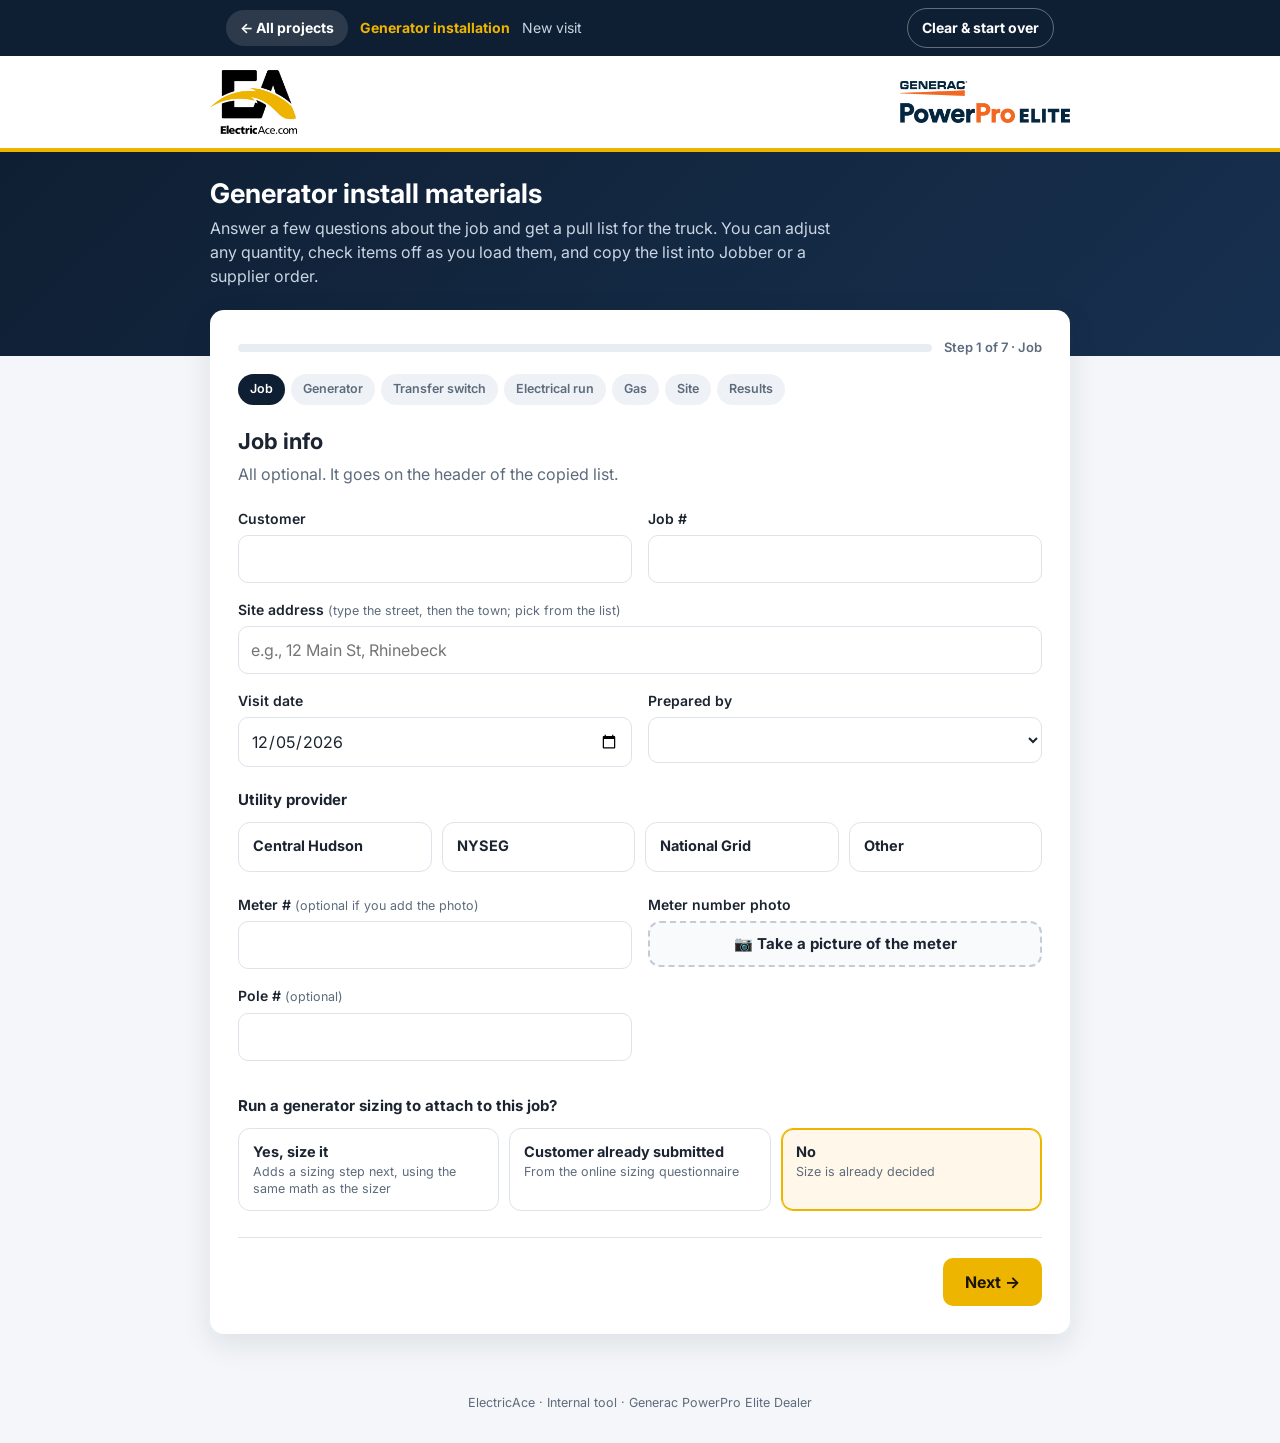
<file: site-visit/generator.html>
<!DOCTYPE html>
<html lang="en">
<head>
<meta charset="UTF-8">
<meta name="robots" content="noindex, nofollow">
<meta name="viewport" content="width=device-width, initial-scale=1">
<title>Generator Install Materials Questionnaire — ElectricAce</title>
<link rel="preconnect" href="https://fonts.googleapis.com">
<link href="https://fonts.googleapis.com/css2?family=Inter:wght@400;500;600;700;800&display=swap" rel="stylesheet">
<style>
  :root{
    --navy:#0f1f33; --navy2:#17304f; --amber:#eeb500; --amber-d:#d39f00;
    --ink:#1b2430; --muted:#5d6b7c; --line:#dde3ea; --bg:#f4f6f9; --card:#fff;
    --ok:#1f9d6b; --warn:#c2410c; --radius:14px;
  }
  *{box-sizing:border-box}
  body{margin:0;font-family:Inter,system-ui,-apple-system,Segoe UI,Roboto,sans-serif;color:var(--ink);background:var(--bg);line-height:1.5}
  .logobar{background:#fff;border-bottom:4px solid var(--amber);padding:14px 20px}
  .logos{display:flex;align-items:center;justify-content:space-between;gap:20px}
  .logos img{display:block}
  .logo-ea{height:64px;width:auto}
  .logo-gen{height:42px;width:auto}
  @media (max-width:520px){.logo-ea{height:48px}.logo-gen{height:28px}}
  header{background:linear-gradient(135deg,var(--navy),var(--navy2));color:#fff;padding:26px 20px 68px}
  .wrap{max-width:860px;margin:0 auto}
  header h1{font-size:27px;margin:0 0 6px;line-height:1.2}
  header p{margin:0;color:#c9d5e3;max-width:640px}
  main{margin-top:-46px;padding:0 16px 60px}
  .card{background:var(--card);border-radius:var(--radius);box-shadow:0 10px 30px rgba(15,31,51,.10);padding:28px}
  .progress{display:flex;align-items:center;gap:12px;margin-bottom:22px}
  .bar{flex:1;height:8px;background:#e8edf3;border-radius:99px;overflow:hidden}
  .bar>div{height:100%;background:var(--amber);width:0;transition:width .35s}
  .stepcount{font-size:13px;color:var(--muted);white-space:nowrap;font-weight:600}
  .step{display:none}
  .step.active{display:block;animation:fade .25s ease}
  @keyframes fade{from{opacity:0;transform:translateY(6px)}to{opacity:1;transform:none}}
  h2{margin:0 0 4px;font-size:22px}
  .lead{color:var(--muted);margin:0 0 22px}
  .grid{display:grid;grid-template-columns:1fr 1fr;gap:16px}
  .full{grid-column:1/-1}
  .addr-sug{position:absolute;left:0;right:0;top:100%;z-index:50;background:#fff;border:1px solid #d6dbe3;border-radius:10px;box-shadow:0 8px 24px rgba(0,0,0,.12);margin-top:4px;overflow:hidden;display:none;max-height:280px;overflow-y:auto}
  .addr-sug.show{display:block}
  .addr-sug button{display:block;width:100%;text-align:left;border:0;background:none;padding:11px 14px;font:inherit;font-size:15px;cursor:pointer;border-bottom:1px solid #f0f2f5}
  .addr-sug button:last-child{border-bottom:0}
  .addr-sug button:hover,.addr-sug button.on{background:#fff7e0}
  .addr-sug small{color:#7a8496;margin-left:6px}

  @media (max-width:620px){.grid{grid-template-columns:1fr}.card{padding:20px}header h1{font-size:23px}}
  label.f{display:block;font-weight:600;font-size:14px;margin-bottom:6px}
  .hint{font-weight:400;color:var(--muted);font-size:12.5px}
  input[type=text],input[type=number],input[type=date],select,textarea{
    width:100%;padding:11px 12px;border:1.5px solid var(--line);border-radius:10px;font:inherit;background:#fff;color:var(--ink)}
  input:focus,select:focus,textarea:focus{outline:none;border-color:var(--amber);box-shadow:0 0 0 3px rgba(245,165,36,.2)}
  fieldset{border:none;padding:0;margin:0 0 22px}
  legend{font-weight:700;font-size:15px;margin-bottom:10px;padding:0}
  .opts{display:grid;grid-template-columns:repeat(auto-fit,minmax(150px,1fr));gap:10px}
  .opts.sm{grid-template-columns:repeat(auto-fit,minmax(86px,1fr))}
  .opts.sm .opt span{text-align:center;padding:10px 6px}
  .opt{position:relative}
  .opt input{position:absolute;opacity:0;pointer-events:none}
  .opt span{display:block;border:1.5px solid var(--line);border-radius:12px;padding:12px 14px;cursor:pointer;height:100%;transition:.15s;font-size:14px}
  .opt span b{display:block;font-size:14.5px;margin-bottom:2px}
  .opt span small{color:var(--muted);font-size:12.5px;line-height:1.35;display:block}
  .opt input:checked+span{border-color:var(--amber);background:#fff8ea;box-shadow:inset 0 0 0 1px var(--amber)}
  .opt input:focus-visible+span{box-shadow:0 0 0 3px rgba(245,165,36,.35)}
  .opt span:hover{border-color:#b9c4d1}
  .sub{margin:-8px 0 22px;padding:16px;background:#f8fafc;border:1px dashed var(--line);border-radius:12px;display:none}
  .sub.show{display:block}
  .nav{display:flex;justify-content:space-between;gap:10px;margin-top:26px;padding-top:20px;border-top:1px solid var(--line)}
  button{font:inherit;font-weight:700;border:none;border-radius:10px;padding:12px 22px;cursor:pointer}
  .btn-p{background:var(--amber);color:#1b1404}
  .btn-p:hover{background:var(--amber-d)}
  .btn-s{background:#eef2f6;color:var(--ink)}
  .btn-s:hover{background:#e2e8ef}
  .tabs{display:flex;flex-wrap:wrap;gap:6px;margin:-6px 0 20px}
  .tabs button{padding:6px 12px;font-size:12.5px;font-weight:600;background:#eef2f6;color:var(--muted);border-radius:99px}
  .tabs button.on{background:var(--navy);color:#fff}
  /* results */
  .result-hero{background:linear-gradient(135deg,var(--navy),var(--navy2));color:#fff;border-radius:14px;padding:22px 24px;display:grid;grid-template-columns:1.2fr 1fr;gap:18px;align-items:center}
  @media (max-width:620px){.result-hero{grid-template-columns:1fr}}
  .big{font-size:46px;font-weight:800;line-height:1;color:var(--amber)}
  .big small{font-size:18px;color:#fff;font-weight:600}
  .result-hero .label{font-size:13px;text-transform:uppercase;letter-spacing:.8px;color:#a9bbd0;font-weight:600}
  .stats{display:grid;gap:8px}
  .stat{display:flex;justify-content:space-between;gap:10px;border-bottom:1px solid rgba(255,255,255,.12);padding-bottom:6px;font-size:14px}
  .stat b{color:#fff;text-align:right}
  .group{margin-top:24px}
  .group h3{margin:0 0 6px;font-size:15px;text-transform:uppercase;letter-spacing:.6px;color:var(--navy);display:flex;justify-content:space-between;align-items:baseline}
  .group h3 span{font-size:12px;color:var(--muted);letter-spacing:0;text-transform:none;font-weight:600}
  table{width:100%;border-collapse:collapse;font-size:14px}
  th,td{text-align:left;padding:8px 6px;border-bottom:1px solid var(--line);vertical-align:middle}
  th{font-size:11.5px;text-transform:uppercase;letter-spacing:.6px;color:var(--muted)}
  td.q{width:88px}
  td.q input{width:72px;padding:6px 8px;border:1.5px solid var(--line);border-radius:8px;font:inherit;text-align:right}
  td.u{width:46px;color:var(--muted);font-size:13px}
  td.c{width:44px;text-align:center}
  td.c input{width:20px;height:20px;accent-color:var(--ok);cursor:pointer}
  td .spec{display:block;color:var(--muted);font-size:12.5px}
  tr.pulled td{color:#8b97a5}
  tr.pulled td b{text-decoration:line-through}
  .notes{margin:18px 0 0;padding:0;list-style:none;display:grid;gap:8px}
  .notes li{background:#fff8ea;border-left:4px solid var(--amber);padding:10px 14px;border-radius:6px;font-size:14px}
  .notes li.info{background:#eef5ff;border-color:#4a7fd1}
  .toolbar{display:flex;flex-wrap:wrap;gap:10px;align-items:center;margin-top:22px}
  .copied{color:var(--ok);font-weight:600;font-size:14px;display:none}
  .addrow{display:grid;grid-template-columns:2fr 1.4fr 80px 80px auto;gap:8px;margin-top:10px}
  @media (max-width:620px){.addrow{grid-template-columns:1fr 1fr}}
  .addrow input{padding:8px 10px!important}
  textarea.summary{font-family:ui-monospace,Menlo,Consolas,monospace;font-size:12.5px;min-height:200px;margin-top:12px;display:none}
  .disclaimer{font-size:12.5px;color:var(--muted);margin-top:18px}
  .modal{position:fixed;inset:0;background:rgba(15,31,51,.45);display:none;align-items:center;justify-content:center;padding:20px;z-index:10}
  .modal.show{display:flex}
  .modal .box{background:#fff;border-radius:14px;padding:22px;max-width:380px;width:100%}
  .modal .box p{margin:0 0 16px}
  .cta{margin-top:24px;background:#f8fafc;border:1px solid var(--line);border-radius:14px;padding:20px;display:grid;gap:12px}
  .cta h3{margin:0}
  .send-btn{display:flex;align-items:center;justify-content:center;gap:12px;text-align:center;text-decoration:none;
    background:linear-gradient(135deg,var(--amber),#ffbf47);color:#1b1404;font-weight:800;font-size:18px;line-height:1.3;
    padding:18px 22px;border-radius:14px;box-shadow:0 8px 22px rgba(245,165,36,.35);transition:transform .1s, box-shadow .15s}
  .send-btn:hover{transform:translateY(-1px);box-shadow:0 12px 28px rgba(245,165,36,.45)}
  .tag{display:inline-block;font-size:11px;font-weight:700;border-radius:99px;padding:2px 9px;background:#fff1d6;color:#8a5a00;text-transform:none;letter-spacing:0}
  .quote-banner{display:none;margin-top:16px;background:#fff1d6;border:1px solid #f3d27a;color:#6b4600;border-radius:10px;padding:12px 14px;font-size:14px;font-weight:600}
  .sidepick{display:grid;grid-template-columns:240px 1fr;gap:18px;align-items:center}
  @media (max-width:620px){.sidepick{grid-template-columns:1fr}.house{max-width:240px;margin:0 auto}}
  .house{width:100%;height:auto;display:block}
  .hbody{fill:#eef2f6;stroke:#b9c4d1;stroke-width:1.5}
  .hlabel{font:700 14px Inter,sans-serif;fill:var(--navy)}
  .hsub{font:500 11px Inter,sans-serif;fill:var(--muted)}
  .hside{cursor:pointer}
  .hside rect{fill:#fff;stroke:var(--line);stroke-width:1.5;transition:.15s}
  .hside text{font:700 13px Inter,sans-serif;fill:var(--ink);pointer-events:none}
  .hside:hover rect{stroke:#b9c4d1}
  .hside.on rect{fill:#fff8ea;stroke:var(--amber);stroke-width:2.5}
  .sidebtns{grid-template-columns:repeat(4,1fr)!important}
  .chips{display:flex;flex-wrap:wrap;gap:8px;margin-bottom:10px}
  .chiplbl{font-size:11.5px;font-weight:700;text-transform:uppercase;letter-spacing:.6px;color:var(--muted);align-self:center;min-width:86px}
  .chips button{display:flex;align-items:center;gap:7px;padding:8px 12px;font-size:13px;font-weight:600;background:#fff;border:1.5px solid var(--line);color:var(--ink);border-radius:99px}
  .chips button i{width:12px;height:12px;border-radius:50%;display:inline-block}
  .chips button.on{border-color:var(--amber);background:#fff8ea;box-shadow:inset 0 0 0 1px var(--amber)}
  .chips button.placed:not(.on){border-style:solid;opacity:.75}
  .chips button.placed::after{content:"✓";color:var(--ok);font-weight:800}
  .chips button i.sq{border-radius:3px;border:1.5px solid #8b7f6a}
  .chips .clear{margin-left:auto;background:#eef2f6;border-color:#eef2f6;color:var(--muted)}
  svg.site{width:100%;height:auto;display:block;border-radius:12px;border:1px solid var(--line);touch-action:none;cursor:crosshair;user-select:none}
  svg.site text{font-family:Inter,sans-serif}
  .sidebar-row{display:grid;grid-template-columns:auto 1fr;gap:12px;align-items:center;margin-top:12px}
  @media (max-width:620px){.sidebar-row{grid-template-columns:1fr}}
  .grid3{display:grid;grid-template-columns:repeat(3,1fr);gap:12px}
  .stepper{display:flex;align-items:stretch}
  .stepper button{padding:0 14px;background:#eef2f6;color:var(--ink);font-size:18px;border-radius:10px 0 0 10px}
  .stepper button:last-child{border-radius:0 10px 10px 0}
  .stepper input{border-radius:0!important;text-align:center;border-left:none!important;border-right:none!important}
  .grid4{display:grid;grid-template-columns:repeat(4,1fr);gap:12px}
  @media (max-width:620px){.grid4{grid-template-columns:1fr 1fr}}
  .opts.yard{grid-template-columns:repeat(auto-fit,minmax(104px,1fr))}
  .opts.yard .opt span{text-align:center;padding:10px 8px}
  .opts.yard svg{width:100%;max-width:76px;height:auto;display:block;margin:0 auto 6px;border-radius:6px}
  .crewbox{display:grid;grid-template-columns:auto 1fr;gap:20px;align-items:center;background:linear-gradient(135deg,var(--navy),var(--navy2));color:#fff;border-radius:14px;padding:18px 22px}
  @media (max-width:620px){.crewbox{grid-template-columns:1fr}}
  .crewlabel{font-size:12px;text-transform:uppercase;letter-spacing:.8px;color:#a9bbd0;font-weight:600}
  .crewnum{font-size:44px;font-weight:800;line-height:1.05;color:var(--amber)}
  .crewnum small{font-size:16px;color:#fff;font-weight:600}
  .crewbox ul{margin:0;padding-left:18px;font-size:13.5px;color:#d9e3ee}
  .photo-add{display:flex;flex-direction:column;align-items:center;justify-content:center;gap:2px;border:2px dashed #c3ccd6;border-radius:12px;padding:16px;cursor:pointer;font-weight:700;font-size:15px;background:#f8fafc}
  .photo-add:hover{border-color:var(--amber)}
  .photo-add small{font-weight:400;color:var(--muted);font-size:12.5px}
  .photo-add input{position:absolute;opacity:0;width:1px;height:1px;pointer-events:none}
  .photos{display:grid;grid-template-columns:repeat(auto-fill,minmax(150px,1fr));gap:12px;margin-top:12px}
  .ph{border:1px solid var(--line);border-radius:10px;overflow:hidden;background:#fff;position:relative}
  .ph img{width:100%;height:120px;object-fit:cover;display:block;background:#eef2f6}
  .ph select{border:none!important;border-top:1px solid var(--line)!important;border-radius:0!important;padding:8px!important;font-size:13px!important}
  .ph .rm{position:absolute;top:6px;right:6px;width:28px;height:28px;padding:0;border-radius:50%;background:rgba(15,31,51,.75);color:#fff;font-size:16px;line-height:28px}
  .ph .busy{position:absolute;inset:0 0 auto 0;height:120px;display:grid;place-items:center;background:rgba(255,255,255,.6);font-size:12px;font-weight:700}
  .photos.ro .ph .rm{display:none}
  .szh{margin:26px 0 12px;font-size:17px;padding-top:18px;border-top:1px solid var(--line)}
  .szres{display:grid;grid-template-columns:auto 1fr;gap:22px;align-items:center;background:linear-gradient(135deg,var(--navy),var(--navy2));color:#fff;border-radius:14px;padding:18px 22px;margin-top:26px}
  @media (max-width:620px){.szres{grid-template-columns:1fr}}
  .sknote{font-weight:700;font-size:13.5px;margin:8px 0 0;color:var(--ink)}
  .modelbox{display:none;margin:-6px 0 22px;padding:12px 14px;border-radius:10px;background:#0f1f33;color:#fff;font-size:14px}
  .modelbox.show{display:block}
  .modelbox b{color:var(--amber);font-size:17px;letter-spacing:.5px;font-family:ui-monospace,Menlo,Consolas,monospace}
  .modelbox small{display:block;color:#a9bbd0;font-size:12px;margin-top:3px}
  .modelbox.warn{background:#fdecea;color:#9a2a1a}.modelbox.warn small{color:#9a2a1a}
  .swblock{border:1.5px solid var(--line);border-radius:14px;padding:16px 18px 6px;margin:0 0 18px;background:#fbfcfd}
  .swh{margin:0 0 12px;font-size:16px;color:var(--navy)}
  .swblock .modelbox{margin:0 0 12px}
  .rtabs{display:grid;grid-template-columns:1fr 1fr;gap:8px;margin:0 0 18px}
  .rtabs button{padding:14px;font-size:15px;background:#eef2f6;color:var(--ink);border-radius:12px}
  .rtabs button.on{background:var(--navy);color:#fff}
  .result-hero.slim{grid-template-columns:auto 1fr;padding:16px 22px}
  table.kv td{padding:7px 6px;font-size:14px;vertical-align:top}
  table.kv td:first-child{width:38%;color:var(--muted);font-weight:600;white-space:nowrap}
  table.kv td{vertical-align:middle!important}
  .dic{display:inline-block;vertical-align:middle;margin-right:9px;line-height:0}
  .dic svg{display:block}
  .pdfmsg{display:none;margin-top:10px;font-size:14px;border-radius:10px;padding:10px 12px;background:#eef5ff;color:#17304f}
  .pdfmsg.err{background:#fdecea;color:#9a2a1a}
  .sendmsg{display:none;font-size:14px;border-radius:10px;padding:10px 12px;background:#e9f8f1;color:#145c40}
  .sendmsg.err{background:#fdecea;color:#9a2a1a}.sendmsg.info{background:#eef5ff;color:#17304f}
  button.send-btn{cursor:pointer;font:inherit;font-weight:800;font-size:18px}
  button.send-btn:disabled{opacity:.6;cursor:default}
  footer{text-align:center;color:var(--muted);font-size:12.5px;padding:0 16px 30px}
</style>
</head>
<body>
<div class="logobar">
  <div class="wrap logos">
    <img src="logos/electricace.png" alt="ElectricAce" class="logo-ea" onerror="this.style.display='none'">
    <img src="logos/powerpro-elite.png" alt="Generac PowerPro Elite Dealer" class="logo-gen" onerror="this.style.display='none'">
  </div>
</div>
<header>
  <div class="wrap">
    <h1>Generator install materials</h1>
    <p>Answer a few questions about the job and get a pull list for the truck. You can adjust any quantity, check items off as you load them, and copy the list into Jobber or a supplier order.</p>
  </div>
</header>

<main>
<div class="wrap">
<form class="card" id="form" novalidate>
  <div class="progress">
    <div class="bar"><div id="barFill"></div></div>
    <div class="stepcount" id="stepCount"></div>
  </div>
  <div class="tabs" id="tabs"></div>

  <!-- STEP 0: Job -->
  <section class="step active" data-title="Job">
    <h2>Job info</h2>
    <p class="lead">All optional. It goes on the header of the copied list.</p>
    <div class="grid">
      <div><label class="f" for="customer">Customer</label><input type="text" id="customer" name="customer"></div>
      <div><label class="f" for="jobno">Job #</label><input type="text" id="jobno" name="jobno"></div>
      <div class="full" style="position:relative"><label class="f" for="address">Site address <span class="hint">(type the street, then the town; pick from the list)</span></label><input type="text" id="address" name="address" autocomplete="off" placeholder="e.g., 12 Main St, Rhinebeck"><div id="addrSug" class="addr-sug"></div></div>
      <div><label class="f" for="idate">Visit date</label><input type="date" id="idate" name="idate"></div>
      <div><label class="f" for="prepby">Prepared by</label><select id="prepby" name="prepby"><option value=""></option><option>Nick</option><option>Rich</option><option>Luke</option><option>Scott</option><option>Mary</option><option>Aidan</option><option>Lauro</option></select></div>
    </div>
    <fieldset style="margin-top:22px">
      <legend>Utility provider</legend>
      <div class="opts">
        <label class="opt"><input type="radio" name="util" value="Central Hudson"><span><b>Central Hudson</b></span></label>
        <label class="opt"><input type="radio" name="util" value="NYSEG"><span><b>NYSEG</b></span></label>
        <label class="opt"><input type="radio" name="util" value="National Grid"><span><b>National Grid</b></span></label>
        <label class="opt"><input type="radio" name="util" value="other"><span><b>Other</b></span></label>
      </div>
      <div id="utilOtherWrap" style="display:none;margin-top:10px"><label class="f" for="utilOther">Utility provider name</label><input type="text" id="utilOther" name="utilOther" placeholder="e.g., Con Edison, Orange &amp; Rockland, municipal"></div>
    </fieldset>
    <div class="grid" style="margin-bottom:6px">
      <div><label class="f" for="meterNo">Meter # <span class="hint">(optional if you add the photo)</span></label><input type="text" id="meterNo" name="meterNo"></div>
      <div><label class="f">Meter number photo</label><label class="photo-add" style="padding:10px"><input type="file" id="meterPhoto" accept="image/*">📷 Take a picture of the meter</label></div>
      <div><label class="f" for="poleNo">Pole # <span class="hint">(optional)</span></label><input type="text" id="poleNo" name="poleNo"></div>
    </div>
    <div class="photos" id="meterGrid"></div>
    <fieldset style="margin-top:22px">
      <legend>Run a generator sizing to attach to this job?</legend>
      <div class="opts">
        <label class="opt"><input type="radio" name="doSize" value="yes"><span><b>Yes, size it</b><small>Adds a sizing step next, using the same math as the sizer</small></span></label>
        <label class="opt"><input type="radio" name="doSize" value="cust"><span><b>Customer already submitted</b><small>From the online sizing questionnaire</small></span></label>
        <label class="opt"><input type="radio" name="doSize" value="no" checked><span><b>No</b><small>Size is already decided</small></span></label>
      </div>
    </fieldset>
  </section>


  <!-- STEP: Sizing (optional) -->
  <section class="step" data-title="Sizing" data-opt="doSize">
    <h2>Generator sizing</h2>
    <p class="lead">Preliminary load estimate. Fuel comes from the Generator step (natural gas unless you change it).</p>
    <div class="grid" style="margin-bottom:22px">
      <div><label class="f" for="sqft">Approx. finished square footage</label><input type="number" id="sqft" name="sqft" min="300" max="30000" step="50" placeholder="e.g., 2400"></div>
      <div><label class="f" for="extraKw">Other critical loads (kW) <span class="hint">(business, shop, etc.)</span></label><input type="number" id="extraKw" name="extraKw" min="0" step="0.5" placeholder="0"></div>
    </div>

    <h3 class="szh">How much of the property do you want powered?</h3>
    <fieldset>
      <div class="opts big">
        <label class="opt"><input type="radio" name="goal" value="essential"><span><b>Essentials only</b><small>Keep the critical stuff running: fridge, heat, well/sump pump, lights and outlets in key rooms, internet, medical equipment. Smallest and most affordable.</small></span></label>
        <label class="opt"><input type="radio" name="goal" value="managed" checked><span><b>Whole home, with smart load management</b><small>Everything stays available. Big appliances (dryer, range, water heater, second AC, EV charger) are automatically paused for a moment when the generator is busy. Best value for most homes.</small></span></label>
        <label class="opt"><input type="radio" name="goal" value="full"><span><b>Whole home, no compromises</b><small>Run everything at the same time, just like utility power. Largest generator.</small></span></label>
      </div>
    </fieldset>
    <div class="sub" id="essExtras">
      <legend style="font-weight:700;margin-bottom:8px">Also include in your essentials (optional):</legend>
      <div class="opts">
        <label class="opt"><input type="checkbox" name="ess_ac" value="1"><span><b>Air conditioning</b></span></label>
        <label class="opt"><input type="checkbox" name="ess_wh" value="1"><span><b>Electric water heater</b></span></label>
        <label class="opt"><input type="checkbox" name="ess_cook" value="1"><span><b>Electric cooking</b></span></label>
        <label class="opt"><input type="checkbox" name="ess_dryer" value="1"><span><b>Electric dryer</b></span></label>
        <label class="opt"><input type="checkbox" name="ess_elheat" value="1"><span><b>Electric heat</b><small>Heat pump / baseboard</small></span></label>
      </div>
    </div>
  

    <h3 class="szh">Heating & cooling</h3>
    <fieldset>
      <legend>Primary heating system</legend>
      <div class="opts">
        <label class="opt"><input type="radio" name="heat" value="furnace" checked><span><b>Gas / oil / propane furnace</b><small>Forced hot air</small></span></label>
        <label class="opt"><input type="radio" name="heat" value="boiler"><span><b>Boiler</b><small>Baseboard, radiators, radiant</small></span></label>
        <label class="opt"><input type="radio" name="heat" value="heatpump"><span><b>Heat pump</b><small>Ducted or ductless</small></span></label>
        <label class="opt"><input type="radio" name="heat" value="electric"><span><b>Electric baseboard / furnace</b></span></label>
        <label class="opt"><input type="radio" name="heat" value="other"><span><b>Wood / pellet / other</b></span></label>
      </div>
    </fieldset>
    <div class="sub" id="hpSub">
      <div class="grid">
        <div><label class="f" for="hpTons">Heat pump total tonnage <span class="hint">(1 ton ≈ 12,000 BTU)</span></label>
          <select id="hpTons" name="hpTons"><option value="1.5">1.5 ton</option><option value="2">2 ton</option><option value="3" selected>3 ton</option><option value="4">4 ton</option><option value="5">5 ton</option><option value="6">6+ ton / multiple</option></select></div>
        <div><label class="f" for="hpType">Compressor type</label>
          <select id="hpType" name="hpType"><option value="inverter">Variable-speed / inverter (most newer units)</option><option value="single">Single- or two-stage</option><option value="unknown">Not sure</option></select></div>
        <div class="full"><label class="f" for="hpAux">Backup electric heat strips</label>
          <select id="hpAux" name="hpAux"><option value="0">None / not sure</option><option value="5">5 kW</option><option value="10" selected>10 kW</option><option value="15">15 kW</option><option value="20">20 kW</option></select></div>
      </div>
    </div>
    <div class="sub" id="elSub">
      <label class="f" for="elKw">Approx. total electric heat <span class="hint">(baseboards are typically 250 W per foot; a 6 ft unit ≈ 1.5 kW)</span></label>
      <select id="elKw" name="elKw"><option value="5">Under 5 kW</option><option value="10" selected>5–10 kW</option><option value="15">10–15 kW</option><option value="20">15–20 kW</option><option value="30">20 kW+</option></select>
    </div>

    <fieldset>
      <legend>Central air conditioning <span class="hint">(skip if your heat pump provides cooling)</span></legend>
      <div class="opts">
        <label class="opt"><input type="radio" name="ac" value="0" checked><span><b>None</b></span></label>
        <label class="opt"><input type="radio" name="ac" value="1"><span><b>1 system</b></span></label>
        <label class="opt"><input type="radio" name="ac" value="2"><span><b>2 systems</b></span></label>
        <label class="opt"><input type="radio" name="ac" value="3"><span><b>3+ systems</b></span></label>
      </div>
    </fieldset>
    <div class="sub" id="acSub">
      <div class="grid">
        <div><label class="f" for="acTons">Size of the <u>largest</u> AC unit</label>
          <select id="acTons" name="acTons"><option value="1.5">1.5 ton</option><option value="2">2 ton</option><option value="2.5">2.5 ton</option><option value="3" selected>3 ton</option><option value="3.5">3.5 ton</option><option value="4">4 ton</option><option value="5">5 ton</option></select></div>
        <div><label class="f" for="acSoft">Soft-start kit installed?</label>
          <select id="acSoft" name="acSoft"><option value="no">No / not sure</option><option value="yes">Yes</option><option value="inverter">Unit is variable-speed / inverter</option></select></div>
        <div class="full" id="acOtherWrap"><label class="f" for="acTons2">Size of the other AC unit(s), combined</label>
          <select id="acTons2" name="acTons2"><option value="1.5">1.5 ton</option><option value="2" selected>2 ton</option><option value="3">3 ton</option><option value="4">4 ton</option><option value="6">5+ ton</option></select></div>
      </div>
    </div>
    <div class="grid">
      <div><label class="f" for="splits">Ductless mini-split heads <span class="hint">(not part of a heat pump above)</span></label>
        <select id="splits" name="splits"><option value="0">None</option><option value="1">1</option><option value="2">2</option><option value="3">3</option><option value="4">4+</option></select></div>
      <div><label class="f" for="windowAc">Window / portable AC units</label>
        <select id="windowAc" name="windowAc"><option value="0">None</option><option value="1">1</option><option value="2">2</option><option value="3">3+</option></select></div>
    </div>
  

    <h3 class="szh">Water & plumbing</h3>
    <fieldset>
      <legend>Well pump</legend>
      <div class="opts">
        <label class="opt"><input type="radio" name="well" value="0" checked><span><b>No well</b><small>Municipal water</small></span></label>
        <label class="opt"><input type="radio" name="well" value="0.5"><span><b>½ HP</b></span></label>
        <label class="opt"><input type="radio" name="well" value="0.75"><span><b>¾ HP</b></span></label>
        <label class="opt"><input type="radio" name="well" value="1"><span><b>1 HP</b></span></label>
        <label class="opt"><input type="radio" name="well" value="1.5"><span><b>1½ HP</b></span></label>
        <label class="opt"><input type="radio" name="well" value="2"><span><b>2 HP+</b></span></label>
        <label class="opt"><input type="radio" name="well" value="unk"><span><b>Have a well, size unknown</b></span></label>
      </div>
    </fieldset>
    <fieldset>
      <legend>Sump pump(s)</legend>
      <div class="opts">
        <label class="opt"><input type="radio" name="sump" value="0" checked><span><b>None</b></span></label>
        <label class="opt"><input type="radio" name="sump" value="1"><span><b>1 pump</b></span></label>
        <label class="opt"><input type="radio" name="sump" value="2"><span><b>2+ pumps</b></span></label>
      </div>
    </fieldset>
    <fieldset>
      <legend>Water heater</legend>
      <div class="opts">
        <label class="opt"><input type="radio" name="wh" value="fuel" checked><span><b>Gas / oil / propane</b><small>Or heated by boiler</small></span></label>
        <label class="opt"><input type="radio" name="wh" value="tank"><span><b>Electric tank</b></span></label>
        <label class="opt"><input type="radio" name="wh" value="hpwh"><span><b>Heat pump water heater</b></span></label>
        <label class="opt"><input type="radio" name="wh" value="tankless"><span><b>Electric tankless</b><small>Whole-house, on-demand</small></span></label>
      </div>
    </fieldset>
    <div class="grid">
      <div><label class="f" for="septic">Septic / grinder / ejector pump?</label>
        <select id="septic" name="septic"><option value="0">No</option><option value="1">Yes</option></select></div>
      <div><label class="f" for="treat">Water treatment (softener, UV, filter)?</label>
        <select id="treat" name="treat"><option value="0">No</option><option value="1">Yes</option></select></div>
    </div>
  

    <h3 class="szh">Kitchen, laundry & everything else</h3>
    <div class="grid">
      <div><label class="f" for="range">Cooking</label>
        <select id="range" name="range"><option value="gas">Gas / propane range</option><option value="elec">Electric range / cooktop</option><option value="induction">Induction cooktop</option></select></div>
      <div><label class="f" for="dryer">Clothes dryer</label>
        <select id="dryer" name="dryer"><option value="gas">Gas / propane</option><option value="elec" selected>Electric</option><option value="none">None</option></select></div>
      <div><label class="f" for="fridges">Refrigerators</label>
        <select id="fridges" name="fridges"><option value="1">1</option><option value="2">2</option><option value="3">3+</option></select></div>
      <div><label class="f" for="freezers">Standalone freezers</label>
        <select id="freezers" name="freezers"><option value="0">None</option><option value="1">1</option><option value="2">2+</option></select></div>
    </div>
    <fieldset style="margin-top:20px">
      <legend>Other loads <span class="hint">(select all that apply)</span></legend>
      <div class="opts">
        <label class="opt"><input type="checkbox" name="micro" value="1" checked><span><b>Microwave</b></span></label>
        <label class="opt"><input type="checkbox" name="dish" value="1" checked><span><b>Dishwasher</b></span></label>
        <label class="opt"><input type="checkbox" name="office" value="1"><span><b>Home office / network</b><small>Computers, Wi-Fi, servers</small></span></label>
        <label class="opt"><input type="checkbox" name="medical" value="1"><span><b>Medical equipment</b><small>Oxygen, CPAP, lift chair</small></span></label>
        <label class="opt"><input type="checkbox" name="pool" value="1"><span><b>Pool pump</b></span></label>
        <label class="opt"><input type="checkbox" name="spa" value="1"><span><b>Hot tub / spa</b></span></label>
        <label class="opt"><input type="checkbox" name="shop" value="1"><span><b>Workshop / air compressor</b></span></label>
        <label class="opt"><input type="checkbox" name="smart" value="1"><span><b>Security / smart home</b><small>Cameras, alarm, hubs</small></span></label>
      </div>
    </fieldset>
    <fieldset>
      <legend>Electric vehicle charging</legend>
      <div class="opts">
        <label class="opt"><input type="radio" name="ev" value="0" checked><span><b>None</b></span></label>
        <label class="opt"><input type="radio" name="ev" value="16"><span><b>Level 1 / small</b><small>Up to 16A</small></span></label>
        <label class="opt"><input type="radio" name="ev" value="32"><span><b>Level 2 — 32–40A</b></span></label>
        <label class="opt"><input type="radio" name="ev" value="48"><span><b>Level 2 — 48A+</b></span></label>
      </div>
    </fieldset>
  
    <div class="szres">
      <div>
        <div class="crewlabel">Recommended generator</div>
        <div class="crewnum" id="szKw">—</div>
        <div id="szClass" style="color:#c9d5e3;font-size:13.5px;margin-top:4px"></div>
      </div>
      <div class="stats">
        <div class="stat"><span>Running load</span><b id="szRun">—</b></div>
        <div class="stat"><span>Largest startup</span><b id="szSurge">—</b></div>
        <div class="stat"><span>Required capacity</span><b id="szReq">—</b></div>
      </div>
    </div>
    <button type="button" class="btn-p" id="szUse" style="margin-top:14px;width:100%">Use this size on the Generator step</button>
    <div class="hint" id="szUsed" style="margin-top:6px"></div>
  </section>

  <!-- STEP 1: Generator -->
  <section class="step" data-title="Generator">
    <h2>Generator</h2>
    <p class="lead">Phase, size, fuel, transfer switches, and what goes with the unit.</p>
    <fieldset>
      <legend>Single phase or three phase application?</legend>
      <div class="opts">
        <label class="opt"><input type="radio" name="phase" value="1" checked><span><b>Single phase</b><small>120/240V</small></span></label>
        <label class="opt"><input type="radio" name="phase" value="3"><span><b>Three phase</b></span></label>
      </div>
    </fieldset>
    <div class="sub" id="ph3Sub">
      <label class="f" for="volt3">Three phase voltage (North America)</label>
      <select id="volt3" name="volt3">
        <option value="G">120/208V 3Ø 4-wire wye</option>
        <option value="J">120/240V 3Ø 4-wire delta (high leg)</option>
        <option value="K">277/480V 3Ø 4-wire wye</option>
        <option value="L">347/600V 3Ø 4-wire wye (Canada)</option>
      </select>
    </div>
    <fieldset>
      <legend>Generator size</legend>
      <div id="airRow"><div class="hint" style="margin:-4px 0 8px">Air-cooled (Guardian), single phase only</div>
      <div class="opts sm">
        <label class="opt"><input type="radio" name="kw" value="10"><span><b>10 kW</b></span></label>
        <label class="opt"><input type="radio" name="kw" value="14"><span><b>14 kW</b></span></label>
        <label class="opt"><input type="radio" name="kw" value="18"><span><b>18 kW</b></span></label>
        <label class="opt"><input type="radio" name="kw" value="22"><span><b>22 kW</b></span></label>
        <label class="opt"><input type="radio" name="kw" value="24" checked><span><b>24 kW</b></span></label>
        <label class="opt"><input type="radio" name="kw" value="26"><span><b>26 kW</b></span></label>
        <label class="opt"><input type="radio" name="kw" value="28"><span><b>28 kW</b></span></label>
      </div>
      </div>
      <div class="hint" style="margin:14px 0 8px">Liquid-cooled (Protector), 3600 RPM</div>
      <div class="opts sm">
        <label class="opt"><input type="radio" name="kw" value="30-3600"><span><b>30 kW</b><small>3600 RPM</small></span></label>
        <label class="opt"><input type="radio" name="kw" value="36-3600"><span><b>36 kW</b><small>3600 RPM</small></span></label>
        <label class="opt"><input type="radio" name="kw" value="45-3600"><span><b>45 kW</b><small>3600 RPM</small></span></label>
        <label class="opt"><input type="radio" name="kw" value="60-3600"><span><b>60 kW</b><small>3600 RPM</small></span></label>
      </div>
      <div class="hint" style="margin:14px 0 8px">Liquid-cooled (Protector), 1800 RPM</div>
      <div class="opts sm">
        <label class="opt"><input type="radio" name="kw" value="48"><span><b>48 kW</b><small>1800 RPM</small></span></label>
        <label class="opt"><input type="radio" name="kw" value="60"><span><b>60 kW</b><small>1800 RPM</small></span></label>
        <label class="opt"><input type="radio" name="kw" value="80"><span><b>80 kW</b><small>1800 RPM</small></span></label>
        <label class="opt"><input type="radio" name="kw" value="100"><span><b>100 kW</b><small>1800 RPM</small></span></label>
        <label class="opt"><input type="radio" name="kw" value="130"><span><b>130 kW</b><small>1800 RPM</small></span></label>
        <label class="opt"><input type="radio" name="kw" value="150"><span><b>150 kW</b><small>1800 RPM</small></span></label>
        <label class="opt"><input type="radio" name="kw" value="other"><span><b>Other</b></span></label>
      </div>
    </fieldset>
    <div class="grid" style="margin-bottom:22px">
      <div id="kwOtherWrap" style="display:none"><label class="f" for="kwOther">Size (kW)</label><input type="number" id="kwOther" name="kwOther" min="5" step="1"></div>
    </div>
    <div class="modelbox" id="genModelBox"></div>
    <fieldset>
      <legend>Fuel</legend>
      <div class="opts">
        <label class="opt"><input type="radio" name="fuel" value="ng" checked><span><b>Natural gas</b></span></label>
        <label class="opt"><input type="radio" name="fuel" value="lp"><span><b>Propane (LP)</b></span></label>
      </div>
    </fieldset>
    <fieldset>
      <legend>Mounting pad</legend>
      <div class="opts">
        <label class="opt"><input type="radio" name="pad" value="precast"><span><b>Cement, precast</b></span></label>
        <label class="opt"><input type="radio" name="pad" value="cement"><span><b>Cement, poured on site</b></span></label>
        <label class="opt"><input type="radio" name="pad" value="none" checked><span><b>None or customer provided</b></span></label>
      </div>
    </fieldset>
    <div class="sub" id="pourSub">
      <div class="grid4">
        <div><label class="f" for="padL">Length (in)</label><input type="number" id="padL" name="padL" min="12" value="54"></div>
        <div><label class="f" for="padW">Width (in)</label><input type="number" id="padW" name="padW" min="12" value="32"></div>
        <div><label class="f" for="padT">Thickness (in)</label><input type="number" id="padT" name="padT" min="2" step="0.5" value="4"></div>
        <div><label class="f" for="padBag">Bag size</label><select id="padBag" name="padBag"><option value="80">80 lb</option><option value="60">60 lb</option></select></div>
      </div>
      <div class="hint" id="pourCalc" style="margin-top:10px"></div>
      <div class="hint" style="margin-top:4px"><b>Poured pad = 2-person visit about a week before the install.</b></div>
    </div>
    <fieldset>
      <legend>Battery</legend>
      <div class="opts">
        <label class="opt"><input type="radio" name="batt" value="ea"><span><b>ElectricAce supplied</b><small>From our stock</small></span></label>
        <label class="opt"><input type="radio" name="batt" value="ws" checked><span><b>Wholesaler supplied</b><small>On the supplier order</small></span></label>
      </div>
    </fieldset>
    <fieldset>
      <legend>Add-ons</legend>
      <div class="opts">
        <label class="opt"><input type="checkbox" name="coldKit"><span><b>Cold weather kit</b><small>Battery warmer + oil warmer</small></span></label>
        <label class="opt"><input type="checkbox" name="maintKit"><span><b>Maintenance kit</b><small>For first service</small></span></label>
      </div>
    </fieldset>
    <fieldset id="multiAtsWrap" style="display:none">
      <legend>Number of transfer switches</legend>
      <div class="opts sm">
        <label class="opt"><input type="radio" name="atsQty" value="1" checked><span><b>1</b></span></label>
        <label class="opt"><input type="radio" name="atsQty" value="2"><span><b>2</b></span></label>
        <label class="opt"><input type="radio" name="atsQty" value="3"><span><b>3</b></span></label>
      </div>
    </fieldset>
    <div class="swblock" id="swBlock1">
      <h3 class="swh">Transfer switch 1</h3>
      <fieldset style="margin-bottom:16px"><legend>Amps</legend><div class="opts sm"><label class="opt asel"><input type="radio" name="ats1_amps" value="sel16"><span><b>16-circuit selective switch</b><small>100A, prewired circuits</small></span></label><label class="opt a100"><input type="radio" name="ats1_amps" value="100"><span><b>100A</b></span></label><label class="opt a150"><input type="radio" name="ats1_amps" value="150"><span><b>150A</b></span></label><label class="opt a200"><input type="radio" name="ats1_amps" value="200" checked><span><b>200A</b></span></label><label class="opt a300"><input type="radio" name="ats1_amps" value="300"><span><b>300A</b></span></label><label class="opt a400"><input type="radio" name="ats1_amps" value="400"><span><b>400A</b></span></label></div></fieldset>
      <fieldset style="margin-bottom:16px"><legend>Utility voltage</legend><div class="opts sm"><label class="opt v1"><input type="radio" name="ats1_volt" value="A" checked><span><b>120/240V 1Ø</b></span></label><label class="opt v3"><input type="radio" name="ats1_volt" value="G"><span><b>120/208V 3Ø</b></span></label><label class="opt v3"><input type="radio" name="ats1_volt" value="J"><span><b>120/240V 3Ø delta</b></span></label><label class="opt v3"><input type="radio" name="ats1_volt" value="K"><span><b>277/480V 3Ø</b></span></label><label class="opt v3"><input type="radio" name="ats1_volt" value="L"><span><b>347/600V 3Ø</b></span></label></div></fieldset>
      <fieldset style="margin-bottom:16px"><legend>Type</legend><div class="opts">
        <label class="opt"><input type="radio" name="ats1_type" value="se" checked><span><b>Service-rated</b><small>Ahead of the main panel</small></span></label>
        <label class="opt"><input type="radio" name="ats1_type" value="nse"><span><b>Non-service-rated</b><small>Behind the existing main</small></span></label>
        <label class="opt"><input type="radio" name="ats1_type" value="ess"><span><b>Essential circuits</b><small>With its own load center</small></span></label>
      </div></fieldset>
      <fieldset class="spdq" style="margin-bottom:12px"><legend>Surge protection</legend><div class="opts">
        <label class="opt"><input type="radio" name="ats1_spd" value="yes"><span><b>Built-in surge protection</b></span></label>
        <label class="opt"><input type="radio" name="ats1_spd" value="no" checked><span><b>No built-in surge protection</b></span></label>
      </div></fieldset>
      <div class="modelbox" id="swModel1"></div>
    </div>
    <div class="swblock" id="swBlock2">
      <h3 class="swh">Transfer switch 2</h3>
      <fieldset style="margin-bottom:16px"><legend>Amps</legend><div class="opts sm"><label class="opt asel"><input type="radio" name="ats2_amps" value="sel16"><span><b>16-circuit selective switch</b><small>100A, prewired circuits</small></span></label><label class="opt a100"><input type="radio" name="ats2_amps" value="100"><span><b>100A</b></span></label><label class="opt a150"><input type="radio" name="ats2_amps" value="150"><span><b>150A</b></span></label><label class="opt a200"><input type="radio" name="ats2_amps" value="200" checked><span><b>200A</b></span></label><label class="opt a300"><input type="radio" name="ats2_amps" value="300"><span><b>300A</b></span></label><label class="opt a400"><input type="radio" name="ats2_amps" value="400"><span><b>400A</b></span></label></div></fieldset>
      <fieldset style="margin-bottom:16px"><legend>Utility voltage</legend><div class="opts sm"><label class="opt v1"><input type="radio" name="ats2_volt" value="A" checked><span><b>120/240V 1Ø</b></span></label><label class="opt v3"><input type="radio" name="ats2_volt" value="G"><span><b>120/208V 3Ø</b></span></label><label class="opt v3"><input type="radio" name="ats2_volt" value="J"><span><b>120/240V 3Ø delta</b></span></label><label class="opt v3"><input type="radio" name="ats2_volt" value="K"><span><b>277/480V 3Ø</b></span></label><label class="opt v3"><input type="radio" name="ats2_volt" value="L"><span><b>347/600V 3Ø</b></span></label></div></fieldset>
      <fieldset style="margin-bottom:16px"><legend>Type</legend><div class="opts">
        <label class="opt"><input type="radio" name="ats2_type" value="se" checked><span><b>Service-rated</b><small>Ahead of the main panel</small></span></label>
        <label class="opt"><input type="radio" name="ats2_type" value="nse"><span><b>Non-service-rated</b><small>Behind the existing main</small></span></label>
        <label class="opt"><input type="radio" name="ats2_type" value="ess"><span><b>Essential circuits</b><small>With its own load center</small></span></label>
      </div></fieldset>
      <fieldset class="spdq" style="margin-bottom:12px"><legend>Surge protection</legend><div class="opts">
        <label class="opt"><input type="radio" name="ats2_spd" value="yes"><span><b>Built-in surge protection</b></span></label>
        <label class="opt"><input type="radio" name="ats2_spd" value="no" checked><span><b>No built-in surge protection</b></span></label>
      </div></fieldset>
      <div class="modelbox" id="swModel2"></div>
    </div>
    <div class="swblock" id="swBlock3">
      <h3 class="swh">Transfer switch 3</h3>
      <fieldset style="margin-bottom:16px"><legend>Amps</legend><div class="opts sm"><label class="opt asel"><input type="radio" name="ats3_amps" value="sel16"><span><b>16-circuit selective switch</b><small>100A, prewired circuits</small></span></label><label class="opt a100"><input type="radio" name="ats3_amps" value="100"><span><b>100A</b></span></label><label class="opt a150"><input type="radio" name="ats3_amps" value="150"><span><b>150A</b></span></label><label class="opt a200"><input type="radio" name="ats3_amps" value="200" checked><span><b>200A</b></span></label><label class="opt a300"><input type="radio" name="ats3_amps" value="300"><span><b>300A</b></span></label><label class="opt a400"><input type="radio" name="ats3_amps" value="400"><span><b>400A</b></span></label></div></fieldset>
      <fieldset style="margin-bottom:16px"><legend>Utility voltage</legend><div class="opts sm"><label class="opt v1"><input type="radio" name="ats3_volt" value="A" checked><span><b>120/240V 1Ø</b></span></label><label class="opt v3"><input type="radio" name="ats3_volt" value="G"><span><b>120/208V 3Ø</b></span></label><label class="opt v3"><input type="radio" name="ats3_volt" value="J"><span><b>120/240V 3Ø delta</b></span></label><label class="opt v3"><input type="radio" name="ats3_volt" value="K"><span><b>277/480V 3Ø</b></span></label><label class="opt v3"><input type="radio" name="ats3_volt" value="L"><span><b>347/600V 3Ø</b></span></label></div></fieldset>
      <fieldset style="margin-bottom:16px"><legend>Type</legend><div class="opts">
        <label class="opt"><input type="radio" name="ats3_type" value="se" checked><span><b>Service-rated</b><small>Ahead of the main panel</small></span></label>
        <label class="opt"><input type="radio" name="ats3_type" value="nse"><span><b>Non-service-rated</b><small>Behind the existing main</small></span></label>
        <label class="opt"><input type="radio" name="ats3_type" value="ess"><span><b>Essential circuits</b><small>With its own load center</small></span></label>
      </div></fieldset>
      <fieldset class="spdq" style="margin-bottom:12px"><legend>Surge protection</legend><div class="opts">
        <label class="opt"><input type="radio" name="ats3_spd" value="yes"><span><b>Built-in surge protection</b></span></label>
        <label class="opt"><input type="radio" name="ats3_spd" value="no" checked><span><b>No built-in surge protection</b></span></label>
      </div></fieldset>
      <div class="modelbox" id="swModel3"></div>
    </div>
    <div class="sub" id="essSub">
      <div class="grid">
        <div><label class="f" for="essCircuits">Circuits moving to the selective / essential switch</label><input type="number" id="essCircuits" name="essCircuits" min="0" value="8"></div>
        <div><label class="f" for="essNipple">Panel-to-panel connection</label>
          <select id="essNipple" name="essNipple"><option value="nipple">Close nipple / short run</option><option value="whip">Flex whip (up to 6 ft)</option></select></div>
      </div>
    </div>
    <fieldset>
      <legend>Have the supplier quote <span class="hint">(checked = please quote; unchecked = listed for reference only)</span></legend>
      <div class="opts">
        <label class="opt"><input type="checkbox" name="qGen"><span><b>📋 Generator</b></span></label>
        <label class="opt"><input type="checkbox" name="qAts"><span><b>📋 Transfer switch</b><small>All transfer switches on this job</small></span></label>
        <label class="opt" id="qPadWrap"><input type="checkbox" name="qPad"><span><b>📋 Precast concrete pad</b><small>Sets the mounting pad to precast</small></span></label>
        <label class="opt"><input type="checkbox" name="qBatt"><span><b>📋 Battery</b></span></label>
        <label class="opt"><input type="checkbox" name="qSpd"><span><b>📋 Surge protector</b><small>Separate one, if listed</small></span></label>
      </div>
    </fieldset>
  </section>

  <!-- STEP 2: Transfer switch -->
  <section class="step" data-title="Transfer switch">
    <h2>Transfer switch & panel work</h2>
    <p class="lead">How the generator ties into the house.</p>
    <fieldset>
      <legend>Transfer switch location</legend>
      <div class="opts">
        <label class="opt"><input type="radio" name="atsLoc" value="panel" checked><span><b>Next to main panel</b></span></label>
        <label class="opt"><input type="radio" name="atsLoc" value="meter"><span><b>Next to meter pan</b><small>Building mounted</small></span></label>
        <label class="opt"><input type="radio" name="atsLoc" value="ped"><span><b>On meter pedestal</b><small>Remote mounted</small></span></label>
        <label class="opt"><input type="radio" name="atsLoc" value="pole"><span><b>On customer pole</b><small>PVC down the pole to a Myers hub, then back up to a weatherhead</small></span></label>
      </div>
    </fieldset>
    <div class="sub" id="pedSub">
      <div class="opts">
        <label class="opt"><input type="checkbox" name="ptLumber"><span><b>PT lumber needed?</b><small>Pressure-treated posts & backer for the remote mount</small></span></label>
      </div>
    </div>
    <div class="sub" id="poleSub">
      <div class="grid">
        <div><label class="f" for="poleCnd">PVC conduit size</label><select id="poleCnd" name="poleCnd"><option>1-1/4"</option><option>1-1/2"</option><option selected>2"</option><option>2-1/2"</option><option>3"</option></select></div>
        <div><label class="f" for="poleLen">Weatherhead to Myers hub, each run (ft)</label><input type="number" id="poleLen" name="poleLen" min="1" value="15"></div>
      </div>
      <div class="grid" style="margin-top:14px">
        <div><label class="f" for="poleWire">Wire size</label><select id="poleWire" name="poleWire"><option>#2</option><option>1/0</option><option>2/0</option><option>3/0</option><option selected>4/0</option><option>250 MCM</option><option>350 MCM</option></select></div>
        <div><label class="f" for="poleCond">Conductors per run</label><select id="poleCond" name="poleCond"><option value="2">2</option><option value="3" selected>3</option><option value="4">4</option></select></div>
      </div>
      <div class="opts" style="margin-top:12px">
        <label class="opt"><input type="checkbox" name="poleGnd"><span><b>1 cut of #4 XHHW ground</b><small>For one run up the pole, +10 ft</small></span></label>
      </div>
      <div class="hint" style="margin-top:8px" id="poleCalc"></div>
      <div class="hint" style="margin-top:4px">Lists PVC for both runs (down to the hub and back up), 2 Myers hubs, a PVC weatherhead, straps, glue and the conductor cuts. Each conductor cut is the run length + 15 ft.</div>
    </div>
    <fieldset>
      <legend>Service upgrade <span class="hint">(overhead only)</span></legend>
      <div class="opts sm">
        <label class="opt"><input type="radio" name="svcUp" value="none" checked><span><b>None</b></span></label>
        <label class="opt"><input type="radio" name="svcUp" value="100"><span><b>100A</b><small>Meter pan & riser</small></span></label>
        <label class="opt"><input type="radio" name="svcUp" value="200"><span><b>200A</b><small>Meter pan & riser</small></span></label>
      </div>
    </fieldset>
    <div class="sub" id="svcSub">
      <fieldset style="margin:0 0 16px">
        <legend>Riser to the weatherhead</legend>
        <div class="opts">
          <label class="opt"><input type="radio" name="riser" value="seu" checked><span><b>SEU riser</b><small id="riserSeuTxt"></small></span></label>
          <label class="opt"><input type="radio" name="riser" value="pvc"><span><b>PVC conduit riser</b><small id="riserPvcTxt"></small></span></label>
        </div>
      </fieldset>
      <div class="grid" style="margin-bottom:16px">
        <div class="full"><label class="f">Approximate riser length, meter pan to weatherhead</label><div class="opts sm"><label class="opt"><input type="radio" name="riserPick" value="10"><span><b>10 ft</b></span></label><label class="opt"><input type="radio" name="riserPick" value="15" checked><span><b>15 ft</b></span></label><label class="opt"><input type="radio" name="riserPick" value="20"><span><b>20 ft</b></span></label><label class="opt"><input type="radio" name="riserPick" value="25"><span><b>25 ft</b></span></label><label class="opt"><input type="radio" name="riserPick" value="30"><span><b>30 ft</b></span></label><label class="opt"><input type="radio" name="riserPick" value="other"><span><b>Other</b></span></label></div>
          <div id="riserOtherWrap" style="display:none;margin-top:10px;max-width:200px"><label class="f" for="riserLen">Length (ft)</label><input type="number" id="riserLen" name="riserLen" min="1" value="15"></div></div>
      </div>
      <div class="opts">
        <label class="opt"><input type="checkbox" name="newGround"><span><b>All new grounding</b><small>2 rods, clamps, GEC & water pipe bond</small></span></label>
      </div>
    </div>
    <fieldset>
      <legend>Service connection <span class="hint">(pick all that apply)</span></legend>
      <div class="opts">
        <label class="opt"><input type="checkbox" name="scSeuOk"><span><b>Existing SEU reaches the transfer switch</b></span></label>
        <label class="opt"><input type="checkbox" name="scBack"><span><b>Feed comes in the back of the panel</b><small>Bring Polaris bugs</small></span></label>
        <label class="opt"><input type="checkbox" name="scLb"><span><b>Feed comes in underground in PVC to an LB</b><small>LB can rotate to reach the transfer switch</small></span></label>
        <label class="opt"><input type="checkbox" name="scSeu"><span><b>Need 10 ft of SEU</b></span></label>
        <label class="opt"><input type="checkbox" name="scSer"><span><b>Need 12 ft of SER</b></span></label>
        <label class="opt"><input type="checkbox" name="scPly"><span><b>Plywood</b><small>Backboard</small></span></label>
        <label class="opt"><input type="checkbox" name="scNip"><span><b>2" PVC nipple kit</b></span></label>
        <label class="opt"><input type="checkbox" name="scNip25"><span><b>2-1/2" PVC nipple kit</b></span></label>
        <label class="opt"><input type="checkbox" name="scNip3"><span><b>3" PVC nipple kit</b></span></label>
        <label class="opt"><input type="checkbox" name="scOther"><span><b>Other</b><small>Describe it below</small></span></label>
      </div>
    </fieldset>
    <div class="sub" id="scOtherSub">
      <label class="f" for="scOtherTxt">Describe the service connection</label>
      <textarea id="scOtherTxt" name="scOtherTxt" rows="3" placeholder="e.g., feed enters from the attic, need a junction box and 6 ft of SER"></textarea>
    </div>
    <div class="sub" id="nipSub">
      <legend style="font-weight:700;margin-bottom:8px">2" PVC nipple kit: add these?</legend>
      <div class="opts">
        <label class="opt"><input type="checkbox" name="nipTa"><span><b>Two 2" TAs + a short piece of 2" PVC</b></span></label>
        <label class="opt"><input type="checkbox" name="nipFlex"><span><b>5 ft of 2" NMLT flex, a 2" PVC female adapter + two 2" NMLT straight connectors</b></span></label>
      </div>
      <div class="grid" style="margin-top:12px">
        <div class="full"><label class="f">URD conductors through the 2" nipple</label><div class="opts sm"><label class="opt"><input type="radio" name="nipUrd" value="" checked><span><b>None</b></span></label><label class="opt"><input type="radio" name="nipUrd" value="4/0"><span><b>4/0</b></span></label><label class="opt"><input type="radio" name="nipUrd" value="350 MCM"><span><b>350 MCM</b></span></label><label class="opt"><input type="radio" name="nipUrd" value="500 MCM"><span><b>500 MCM</b></span></label></div></div>
        <div class="full nipUrdMore"><label class="f">Configuration</label><div class="opts sm"><label class="opt"><input type="radio" name="nipUrdCfg" value="Triplex" checked><span><b>Triplex</b></span></label><label class="opt"><input type="radio" name="nipUrdCfg" value="Quadruplex"><span><b>Quad</b></span></label></div></div>
        <div class="nipUrdMore" style="max-width:200px"><label class="f" for="nipUrdLen">URD length (ft)</label><input type="number" id="nipUrdLen" name="nipUrdLen" min="1" value="10"></div>
      </div>
    </div>
    <div class="sub" id="nipSub25">
      <legend style="font-weight:700;margin-bottom:8px">2-1/2" PVC nipple kit: add these?</legend>
      <div class="opts">
        <label class="opt"><input type="checkbox" name="nipTa25"><span><b>Two 2-1/2" TAs + a short piece of 2-1/2" PVC</b></span></label>
        <label class="opt"><input type="checkbox" name="nipFlex25"><span><b>5 ft of 2-1/2" NMLT flex, a 2-1/2" PVC female adapter + two 2-1/2" NMLT straight connectors</b></span></label>
      </div>
      <div class="grid" style="margin-top:12px">
        <div class="full"><label class="f">URD conductors through the 2-1/2" nipple</label><div class="opts sm"><label class="opt"><input type="radio" name="nipUrd25" value="" checked><span><b>None</b></span></label><label class="opt"><input type="radio" name="nipUrd25" value="4/0"><span><b>4/0</b></span></label><label class="opt"><input type="radio" name="nipUrd25" value="350 MCM"><span><b>350 MCM</b></span></label><label class="opt"><input type="radio" name="nipUrd25" value="500 MCM"><span><b>500 MCM</b></span></label></div></div>
        <div class="full nipUrdMore25"><label class="f">Configuration</label><div class="opts sm"><label class="opt"><input type="radio" name="nipUrdCfg25" value="Triplex" checked><span><b>Triplex</b></span></label><label class="opt"><input type="radio" name="nipUrdCfg25" value="Quadruplex"><span><b>Quad</b></span></label></div></div>
        <div class="nipUrdMore25" style="max-width:200px"><label class="f" for="nipUrdLen25">URD length (ft)</label><input type="number" id="nipUrdLen25" name="nipUrdLen25" min="1" value="10"></div>
      </div>
    </div>
    <div class="sub" id="nipSub3">
      <legend style="font-weight:700;margin-bottom:8px">3" PVC nipple kit: add these?</legend>
      <div class="opts">
        <label class="opt"><input type="checkbox" name="nipTa3"><span><b>Two 3" TAs + a short piece of 3" PVC</b></span></label>
        <label class="opt"><input type="checkbox" name="nipFlex3"><span><b>5 ft of 3" NMLT flex, a 3" PVC female adapter + two 3" NMLT straight connectors</b></span></label>
      </div>
      <div class="grid" style="margin-top:12px">
        <div class="full"><label class="f">URD conductors through the 3" nipple</label><div class="opts sm"><label class="opt"><input type="radio" name="nipUrd3" value="" checked><span><b>None</b></span></label><label class="opt"><input type="radio" name="nipUrd3" value="4/0"><span><b>4/0</b></span></label><label class="opt"><input type="radio" name="nipUrd3" value="350 MCM"><span><b>350 MCM</b></span></label><label class="opt"><input type="radio" name="nipUrd3" value="500 MCM"><span><b>500 MCM</b></span></label></div></div>
        <div class="full nipUrdMore3"><label class="f">Configuration</label><div class="opts sm"><label class="opt"><input type="radio" name="nipUrdCfg3" value="Triplex" checked><span><b>Triplex</b></span></label><label class="opt"><input type="radio" name="nipUrdCfg3" value="Quadruplex"><span><b>Quad</b></span></label></div></div>
        <div class="nipUrdMore3" style="max-width:200px"><label class="f" for="nipUrdLen3">URD length (ft)</label><input type="number" id="nipUrdLen3" name="nipUrdLen3" min="1" value="10"></div>
      </div>
    </div>
    <div class="grid">
      <div><label class="f" for="smm">Smart Management Modules, 50A</label>
        <select id="smm" name="smm"><option value="0">None</option><option value="1">1</option><option value="2">2</option><option value="3">3</option><option value="4">4</option></select></div>
      <div><label class="f" for="smm100">Smart Management Modules, 100A</label>
        <select id="smm100" name="smm100"><option value="0">None</option><option value="1">1</option><option value="2">2</option><option value="3">3</option><option value="4">4</option></select></div>
      <div id="breakersWrap"><label class="f" for="breakers">Extra breakers needed <span class="hint">(selective switch)</span></label><input type="number" id="breakers" name="breakers" min="0" value="0"></div>
    </div>
    <fieldset style="margin-top:20px">
      <legend>Also needed</legend>
      <div class="opts">
        <label class="opt"><input type="checkbox" name="spd" checked><span><b>Whole-house surge protector</b><small>Type 1</small></span></label>
        <label class="opt"><input type="checkbox" name="disc"><span><b>Outdoor disconnect</b><small>If required by inspector</small></span></label>
        <label class="opt"><input type="checkbox" name="grod"><span><b>Ground rods</b><small>If required · 2 rods + 2 acorns</small></span></label>
      </div>
    </fieldset>
  </section>

  <!-- STEP: Electrical run -->
  <section class="step" data-title="Electrical run">
    <h2>Electrical run</h2>
    <p class="lead">Generator to transfer switch. Base order is 35 ft; longer runs add 10%.</p>
    <div class="grid" style="margin-bottom:22px">
      <div><label class="f" for="run">Run length (ft)</label><input type="number" id="run" name="run" min="0" value="35"></div>
    </div>
    <fieldset>
      <legend>Route</legend>
      <div class="opts">
        <label class="opt"><input type="radio" name="route" value="above" checked><span><b>Above ground</b><small>Surface-mounted outside</small></span></label>
        <label class="opt"><input type="radio" name="route" value="under"><span><b>Underground</b><small>Trenched, with risers</small></span></label>
        <label class="opt"><input type="radio" name="route" value="interior"><span><b>Interior / basement</b><small>Run inside the house</small></span></label>
      </div>
    </fieldset>
    <fieldset>
      <legend>Conductors</legend>
      <div class="hint" id="bigKwHint" style="display:none;margin:-4px 0 8px">Over 28 kW: PVC conduit with URD and control cable only.</div>
      <div class="opts">
        <label class="opt gencab"><input type="radio" name="cable" value="small"><span><b>Small Gen Cable</b><small>Aluminum · 10–18 kW (auto)</small></span></label>
        <label class="opt gencab"><input type="radio" name="cable" value="large" checked><span><b>Large Gen Cable</b><small>Aluminum · 20–28 kW (auto)</small></span></label>
        <label class="opt"><input type="radio" name="cable" value="urd"><span><b>Conduit with URD + Controls</b></span></label>
      </div>
    </fieldset>
    <div class="sub" id="urdSub">
      <div class="grid">
        <div><label class="f" for="conduit">Conduit size</label>
          <select id="conduit" name="conduit"><option>3/4"</option><option>1"</option><option selected>1-1/4"</option><option>1-1/2"</option><option>2"</option></select></div>
        <div><label class="f" for="urd">Cable size <span class="hint">(match the generator breaker; check voltage drop)</span></label>
          <select id="urd" name="urd"><option>#4 AL URD</option><option selected>#2 AL URD</option><option>1/0 AL URD</option><option>2/0 AL URD</option><option>4/0 AL URD</option></select></div>
      </div>
      <fieldset style="margin:16px 0 0">
        <legend>Control wiring</legend>
        <div class="opts">
          <label class="opt"><input type="radio" name="ctrl" value="same" checked><span><b>Same conduit</b><small>600V-rated control cable</small></span></label>
          <label class="opt"><input type="radio" name="ctrl" value="sep"><span><b>Separate conduit</b><small>Second run, 3/4"</small></span></label>
        </div>
      </fieldset>
    </div>
    <fieldset>
      <legend>NMLT whip size</legend>
      <div class="opts sm">
          <label class="opt"><input type="radio" name="nmltSize" value="1-1/4in" checked><span><b>1-1/4"</b></span></label>
          <label class="opt"><input type="radio" name="nmltSize" value="1-1/2in"><span><b>1-1/2"</b></span></label>
          <label class="opt"><input type="radio" name="nmltSize" value="2in"><span><b>2"</b></span></label>
          <label class="opt"><input type="radio" name="nmltSize" value="2-1/2in"><span><b>2-1/2"</b></span></label>
          <label class="opt"><input type="radio" name="nmltSize" value="3in"><span><b>3"</b></span></label>
      </div>
    </fieldset>
    <fieldset>
      <legend>NMLT length <span class="hint">(each comes with one straight and one 90° connector)</span></legend>
      <div class="opts sm">
          <label class="opt"><input type="radio" name="nmltLen" value="8" checked><span><b>8'</b><small>1 straight + 1 90°</small></span></label>
          <label class="opt"><input type="radio" name="nmltLen" value="15"><span><b>15'</b><small>1 straight + 1 90°</small></span></label>
          <label class="opt"><input type="radio" name="nmltLen" value="25"><span><b>25'</b><small>1 straight + 1 90°</small></span></label>
          <label class="opt"><input type="radio" name="nmltLen" value="none"><span><b>None</b></span></label>
      </div>
    </fieldset>
    <div id="pvcProtWrap">
    <fieldset>
      <legend>PVC required for outdoor cable protection?</legend>
      <div class="opts">
          <label class="opt"><input type="radio" name="pvcProt" value="yes"><span><b>Yes</b></span></label>
          <label class="opt"><input type="radio" name="pvcProt" value="no" checked><span><b>No</b></span></label>
      </div>
    </fieldset>
    <div class="sub" id="pvcSub">
      <fieldset style="margin:0 0 16px">
        <legend>Trade size</legend>
        <div class="opts sm">
          <label class="opt"><input type="radio" name="pvcSize" value="1/2in"><span><b>1/2"</b></span></label>
          <label class="opt"><input type="radio" name="pvcSize" value="3/4in"><span><b>3/4"</b></span></label>
          <label class="opt"><input type="radio" name="pvcSize" value="1in" checked><span><b>1"</b></span></label>
          <label class="opt"><input type="radio" name="pvcSize" value="1-1/4in"><span><b>1-1/4"</b></span></label>
          <label class="opt"><input type="radio" name="pvcSize" value="1-1/2in"><span><b>1-1/2"</b></span></label>
          <label class="opt"><input type="radio" name="pvcSize" value="2in"><span><b>2"</b></span></label>
        </div>
      </fieldset>
      <fieldset style="margin:0">
        <legend>How long?</legend>
        <div class="opts sm">
          <label class="opt"><input type="radio" name="pvcLen" value="10" checked><span><b>10'</b></span></label>
          <label class="opt"><input type="radio" name="pvcLen" value="20"><span><b>20'</b></span></label>
          <label class="opt"><input type="radio" name="pvcLen" value="30"><span><b>30'</b></span></label>
          <label class="opt"><input type="radio" name="pvcLen" value="40"><span><b>40'</b></span></label>
          <label class="opt"><input type="radio" name="pvcLen" value="50"><span><b>50'</b></span></label>
          <label class="opt"><input type="radio" name="pvcLen" value="over"><span><b>Over 50'</b></span></label>
        </div>
        <div id="pvcOverWrap" style="display:none;margin-top:12px;max-width:220px"><label class="f" for="pvcLenOver">Length (ft)</label><input type="number" id="pvcLenOver" name="pvcLenOver" min="51" placeholder="e.g., 70"></div>
      </fieldset>
    </div>
    </div>
    <fieldset>
      <legend>Fittings needed <span class="hint" id="fitHint"></span></legend>
      <div class="grid3">
        <div><label class="f" for="qLb">LBs</label><div class="stepper"><button type="button" data-step="-1">−</button><input type="number" id="qLb" name="qLb" min="0" value="0"><button type="button" data-step="1">+</button></div></div>
        <div><label class="f" for="q90">90s</label><div class="stepper"><button type="button" data-step="-1">−</button><input type="number" id="q90" name="q90" min="0" value="0"><button type="button" data-step="1">+</button></div></div>
        <div><label class="f" for="qTa">TAs</label><div class="stepper"><button type="button" data-step="-1">−</button><input type="number" id="qTa" name="qTa" min="0" value="0"><button type="button" data-step="1">+</button></div></div>
      </div>
    </fieldset>
    <fieldset>
      <legend>Wall penetration</legend>
      <div class="opts">
        <label class="opt"><input type="radio" name="penLoc" value="above" checked><span><b>Above grade</b></span></label>
        <label class="opt"><input type="radio" name="penLoc" value="below"><span><b>Below grade</b></span></label>
        <label class="opt"><input type="radio" name="penLoc" value="none"><span><b>None, all outside</b></span></label>
      </div>
    </fieldset>
    <fieldset id="eWallWrap">
      <legend>Wall construction</legend>
      <div class="opts">
        <label class="opt"><input type="radio" name="penWall" value="cem"><span><b>Cementitious</b><small>Concrete, block, stucco, stone</small></span></label>
        <label class="opt"><input type="radio" name="penWall" value="wood" checked><span><b>Wood framed</b></span></label>
      </div>
    </fieldset>
  </section>

  <!-- STEP 4: Gas -->
  <section class="step" data-title="Gas">
    <h2>Gas</h2>
    <p class="lead">Meter or tank to the generator. Pipe adds 10% to the length.</p>
    <fieldset>
      <legend>Gas piping</legend>
      <div class="opts">
        <label class="opt"><input type="radio" name="gasBy" value="us" checked><span><b>Provided by us</b></span></label>
        <label class="opt"><input type="radio" name="gasBy" value="others"><span><b>Provided by others</b><small>Nothing gas goes on our list</small></span></label>
      </div>
    </fieldset>
    <div id="lpExist" style="display:none">
      <fieldset>
        <legend>Existing propane on site?</legend>
        <div class="opts">
          <label class="opt"><input type="radio" name="lpOnSite" value="yes"><span><b>Yes</b></span></label>
          <label class="opt"><input type="radio" name="lpOnSite" value="no" checked><span><b>No</b><small>New tank needed</small></span></label>
        </div>
      </fieldset>
      <div id="lpProvWrap" style="display:none;margin:-8px 0 22px"><label class="f" for="lpProvider">Propane provider</label><input type="text" id="lpProvider" name="lpProvider" placeholder="Company name"></div>
      <fieldset>
        <legend>Propane tank</legend>
        <div class="opts">
          <label class="opt"><input type="radio" name="lpTank" value="above" checked><span><b>Above ground</b></span></label>
          <label class="opt"><input type="radio" name="lpTank" value="under"><span><b>Underground</b></span></label>
        </div>
      </fieldset>
      <fieldset>
        <legend>Propane tank size</legend>
        <div class="opts sm">
          <label class="opt"><input type="radio" name="lpSize" value="120"><span><b>120 gal</b></span></label>
          <label class="opt"><input type="radio" name="lpSize" value="250"><span><b>250 gal</b></span></label>
          <label class="opt"><input type="radio" name="lpSize" value="320"><span><b>320 gal</b></span></label>
          <label class="opt"><input type="radio" name="lpSize" value="500" checked><span><b>500 gal</b></span></label>
          <label class="opt"><input type="radio" name="lpSize" value="1000"><span><b>1,000 gal</b></span></label>
          <label class="opt"><input type="radio" name="lpSize" value="unk"><span><b>Not sure</b></span></label>
        </div>
      </fieldset>
    </div>
    <div id="gasDetail">
    <div class="grid" style="margin-bottom:22px">
      <div><label class="f" for="grun">Gas run length (ft)</label><input type="number" id="grun" name="grun" min="0" value="20"></div>
      <div><label class="f" for="gsize">Pipe size <span class="hint">(per BTU load & length)</span></label>
        <select id="gsize" name="gsize"><option>1/2"</option><option selected>3/4"</option><option>1"</option><option>1-1/4"</option><option>1-1/2"</option></select></div>
    </div>
    <fieldset>
      <legend>Pipe type</legend>
      <div class="opts">
        <label class="opt"><input type="radio" name="pipe" value="bi" checked><span><b>Black iron</b></span></label>
        <label class="opt"><input type="radio" name="pipe" value="csst"><span><b>CSST</b><small>Adds bonding</small></span></label>
        <label class="opt"><input type="radio" name="pipe" value="pe"><span><b>PE underground</b><small>Adds risers & tracer wire</small></span></label>
      </div>
    </fieldset>
    <fieldset>
      <legend>Route</legend>
      <div class="opts">
        <label class="opt"><input type="radio" name="groute" value="above" checked><span><b>Above ground</b><small>Surface-mounted outside</small></span></label>
        <label class="opt"><input type="radio" name="groute" value="under"><span><b>Underground</b><small>Trenched, with risers</small></span></label>
        <label class="opt"><input type="radio" name="groute" value="interior"><span><b>Interior / basement</b><small>Run inside the house</small></span></label>
      </div>
    </fieldset>
    <fieldset>
      <legend>Wall penetration</legend>
      <div class="opts">
        <label class="opt"><input type="radio" name="gPenLoc" value="none" checked><span><b>None</b><small>Meter / tank to generator outside</small></span></label>
        <label class="opt"><input type="radio" name="gPenLoc" value="above"><span><b>Above grade</b></span></label>
        <label class="opt"><input type="radio" name="gPenLoc" value="below"><span><b>Below grade</b></span></label>
      </div>
    </fieldset>
    <fieldset id="gWallWrap" style="display:none">
      <legend>Wall construction</legend>
      <div class="opts">
        <label class="opt"><input type="radio" name="gPenWall" value="cem"><span><b>Cementitious</b><small>Concrete, block, stucco, stone</small></span></label>
        <label class="opt"><input type="radio" name="gPenWall" value="wood" checked><span><b>Wood framed</b></span></label>
      </div>
    </fieldset>
    <div class="grid">
      <div id="meterWrap"><label class="f" for="meter">Meter / regulator upgrade?</label>
        <select id="meter" name="meter"><option value="0">No</option><option value="1">Yes, coordinate with utility</option></select></div>
    </div>
    </div>
  </section>

  <!-- STEP 5: Site -->
  <section class="step" data-title="Site">
    <h2>Site</h2>
    <p class="lead">Placement, access, ground conditions and crew.</p>

    <fieldset>
      <legend>Site sketch <span class="hint" id="skHint">(top view · house optional · A = front, then B, C, D clockwise)</span></legend>
      <div id="chips">
        <div class="chips">
          <span class="chiplbl">Structures</span>
          <button type="button" data-m="house"><i class="sq" style="background:#fff"></i>House</button>
          <button type="button" data-m="garage"><i class="sq" style="background:#f3efe6"></i>Garage</button>
          <button type="button" data-m="shed"><i class="sq" style="background:#efe7da"></i>Shed</button>
          <button type="button" data-m="acc"><i class="sq" style="background:#ece9f3"></i>Accessory structure</button>
          <button type="button" data-m="drive"><i class="sq" style="background:#c9cdd3"></i>Driveway</button>
          <button type="button" data-m="pole"><i style="background:#6b4f2a"></i>Pole</button>
          <button type="button" data-m="ped"><i class="sq" style="background:#8a96a5"></i>Pedestal</button>
        </div>
        <div class="chips">
          <span class="chiplbl">Equipment</span>
          <button type="button" data-m="gen" class="on"><i style="background:#eeb500"></i>Generator</button>
          <button type="button" data-m="ts"><i style="background:#1f6fd1"></i>Transfer switch</button>
          <button type="button" data-m="mp"><i style="background:#7a3fc1"></i>Main panel</button>
          <button type="button" data-m="meter"><i style="background:#1f9d6b"></i>Utility meter</button>
          <button type="button" data-m="lp" id="chipLp"><i style="background:#d9480f"></i>Propane tank</button>
          <button type="button" data-m="trench"><i style="background:#8a6542"></i>Trenching</button>
          <button type="button" data-m="well"><i style="background:#2b7bbf"></i>Well</button>
          <button type="button" data-m="septic"><i style="background:#6b7a3a"></i>Septic</button>
          <button type="button" id="clearMarks" class="clear">Clear</button>
        </div>
      </div>
      <div class="hint" style="margin:-4px 0 8px">Pick an item, then tap the sketch to place it. Drag to move. Tap a structure to select it, then drag the yellow corner to resize. Tap a checked button to remove that item. The house is optional; place it for A–D sides. Without it, tap the compass to point north.</div>
      <svg viewBox="0 0 400 330" class="site" id="siteSvg" role="img" aria-label="Site sketch"></svg>
      <p class="sknote">Wire route is shown "as the crow flies." The real route is documented in the attached photos, but the length is accurate.</p>
      <div class="sidebar-row" id="sideRow">
        <span class="hint">Generator side (set when you place it):</span>
        <div class="opts sm sidebtns">
          <label class="opt"><input type="radio" name="side" value="A"><span><b>A</b><small>Front</small></span></label>
          <label class="opt"><input type="radio" name="side" value="B"><span><b>B</b><small>Left</small></span></label>
          <label class="opt"><input type="radio" name="side" value="C"><span><b>C</b><small>Rear</small></span></label>
          <label class="opt"><input type="radio" name="side" value="D"><span><b>D</b><small>Right</small></span></label>
        </div>
      </div>
    </fieldset>

    <fieldset>
      <legend>Approximate property line setbacks from the generator (ft)</legend>
      <div class="grid4">
        <div><label class="f" for="setA">Front <span class="hint">(A)</span></label><input type="number" id="setA" name="setA" min="0"></div>
        <div><label class="f" for="setB">Left <span class="hint">(B)</span></label><input type="number" id="setB" name="setB" min="0"></div>
        <div><label class="f" for="setC">Rear <span class="hint">(C)</span></label><input type="number" id="setC" name="setC" min="0"></div>
        <div><label class="f" for="setD">Right <span class="hint">(D)</span></label><input type="number" id="setD" name="setD" min="0"></div>
      </div>
    </fieldset>

    <div class="grid" style="margin-bottom:22px">
      <div><label class="f" for="genDist">Generator distance from the structure with the transfer switch (ft)</label><input type="number" id="genDist" name="genDist" min="0" step="0.5" placeholder="e.g., 5"></div>
    </div>

    <fieldset>
      <legend>Getting the generator to the pad <span class="hint">(pick all that apply)</span></legend>
      <div class="opts">
        <label class="opt"><input type="checkbox" name="accCart" checked><span><b>Gen cart</b><small>Hand-moved on the cart</small></span></label>
        <label class="opt"><input type="checkbox" name="accDw"><span><b>Ditch Witch</b><small>Compact equipment</small></span></label>
        <label class="opt"><input type="checkbox" name="accCust"><span><b>Customer help with machinery</b><small>Customer's tractor / loader</small></span></label>
      </div>
    </fieldset>

    <fieldset>
      <legend>Yard / placement area <span class="hint">(pick all that apply · shows on the sketch)</span></legend>
      <div class="opts yard">
        <label class="opt"><input type="checkbox" name="soilRocky"><span><svg viewBox="0 0 60 34"><rect width="60" height="34" rx="6" fill="#c9c4bb"/><ellipse cx="14" cy="22" rx="9" ry="6" fill="#8d877c"/><ellipse cx="36" cy="14" rx="11" ry="7" fill="#a39d92"/><ellipse cx="50" cy="25" rx="7" ry="5" fill="#7b756b"/></svg><b>Rocky</b></span></label>
        <label class="opt"><input type="checkbox" name="soilSloped"><span><svg viewBox="0 0 60 34"><rect width="60" height="34" rx="6" fill="#dcebd4"/><path d="M0 30 L60 8 L60 34 L0 34Z" fill="#8cbf73"/><path d="M14 26 l10 -4 m-3 -2 l3 2 l-2 3" stroke="#3d6b2a" stroke-width="2" fill="none"/></svg><b>Sloped</b></span></label>
        <label class="opt"><input type="checkbox" name="soilGarden"><span><svg viewBox="0 0 60 34"><rect width="60" height="34" rx="6" fill="#8a6542"/><circle cx="15" cy="15" r="6" fill="#5fa34a"/><circle cx="32" cy="20" r="7" fill="#4e8f3b"/><circle cx="47" cy="13" r="5" fill="#6db556"/><circle cx="32" cy="18" r="2" fill="#e85d8c"/></svg><b>Garden bed</b></span></label>
        <label class="opt"><input type="checkbox" name="soilSod"><span><svg viewBox="0 0 60 34"><rect width="60" height="34" rx="6" fill="#7cbf5e"/><path d="M6 28v-7M10 28v-9M16 28v-6M24 28v-8M30 28v-6M38 28v-9M44 28v-6M52 28v-8" stroke="#4d8f33" stroke-width="2"/></svg><b>Sod</b></span></label>
        <label class="opt"><input type="checkbox" name="soilGravel"><span><svg viewBox="0 0 60 34"><rect width="60" height="34" rx="6" fill="#d8d4cc"/><g fill="#9b958a"><circle cx="8" cy="9" r="2.5"/><circle cx="20" cy="22" r="3"/><circle cx="31" cy="10" r="2.5"/><circle cx="42" cy="24" r="3"/><circle cx="52" cy="11" r="2.5"/><circle cx="12" cy="27" r="2"/><circle cx="47" cy="17" r="2"/><circle cx="27" cy="28" r="2"/></g></svg><b>Gravel</b></span></label>
      </div>
    </fieldset>

    <fieldset id="trenchWrap">
      <legend>Trenching / excavation by <span class="hint" id="trenchHint"></span></legend>
      <div class="opts">
        <label class="opt"><input type="radio" name="trenchBy" value="us" checked><span><b>Us</b></span></label>
        <label class="opt"><input type="radio" name="trenchBy" value="others"><span><b>Others</b></span></label>
      </div>
    </fieldset>

    <fieldset>
      <legend>Pad stone</legend>
      <div class="opts">
        <label class="opt"><input type="radio" name="stone" value="bag" checked><span><b>Bagged stone</b></span></label>
        <label class="opt"><input type="radio" name="stone" value="box"><span><b>Wood box of stone</b><small>Ditch Witch or customer equipment required</small></span></label>
        <label class="opt"><input type="radio" name="stone" value="cust"><span><b>Stone provided by customer</b></span></label>
      </div>
    </fieldset>
    <div class="sub" id="stoneBagSub">
      <label class="f" for="stoneBags">How many bags?</label>
      <select id="stoneBags" name="stoneBags" style="max-width:200px"><option value="6" selected>6 bags</option><option value="8">8 bags</option><option value="10">10 bags</option><option value="12">12 bags</option><option value="14">14 bags</option><option value="16">16 bags</option><option value="18">18 bags</option><option value="20">20 bags</option><option value="22">22 bags</option><option value="24">24 bags</option><option value="26">26 bags</option><option value="28">28 bags</option><option value="30">30 bags</option></select>
    </div>
    <div class="grid" style="margin-bottom:22px">
      <div><label class="f" for="notes">Job notes <span class="hint">(go on the copied list)</span></label><input type="text" id="notes" name="notes" placeholder="Access, gate width, pets, etc."></div>
    </div>

    <fieldset>
      <legend>Project location photos</legend>
      <label class="photo-add"><input type="file" id="photoInput" accept="image/*" multiple>📷 Add photos<small>Take new or pick from your camera roll</small></label>
      <div class="hint" id="photoStatus" style="margin-top:8px"></div>
      <div class="photos" id="photoGrid"></div>
    </fieldset>

    <div class="crewbox">
      <div>
        <div class="crewlabel">Recommended crew · 1-day install</div>
        <div class="crewnum" id="crewNum">—</div>
      </div>
      <ul id="crewWhy"></ul>
    </div>
    <div class="grid" style="margin-top:14px">
      <div><label class="f" for="crewOver">Crew size override <span class="hint">(leave blank to use the recommendation)</span></label><input type="number" id="crewOver" name="crewOver" min="1" max="8"></div>
    </div>
  </section>

  <!-- STEP 6: Results -->
  <section class="step" data-title="Results" id="resultsStep">
    <h2>Results</h2>
    <p class="lead" id="resultLead"></p>
    <div class="rtabs">
      <button type="button" data-p="pOrder" class="on">📦 Pick list</button>
      <button type="button" data-p="pDetails">🛠 Install details</button>
    </div>

    <div class="rpanel" id="pOrder">
      <div class="result-hero slim">
        <div><div class="label">Line items</div><div class="big" id="rCount">—</div></div>
        <div id="rPulled" style="color:#c9d5e3;font-size:14px"></div>
      </div>
      <div class="quote-banner" id="quoteBanner">📋 Supplier: please quote the generator package (Equipment section).</div>
      <div id="groups"></div>
      <div class="group">
        <h3>Add an item <span>for anything this job needs that's not on the list</span></h3>
        <div class="addrow">
          <input type="text" id="addName" placeholder="Item">
          <input type="text" id="addSpec" placeholder="Size / spec">
          <input type="number" id="addQty" placeholder="Qty" min="0">
          <input type="text" id="addUnit" placeholder="Unit">
          <button type="button" class="btn-s" id="addBtn">Add</button>
        </div>
      </div>
      <div class="toolbar">
        <button type="button" class="btn-p" data-copy="order">Copy pick list</button>
        <button type="button" class="btn-s" data-show="order">Show as text</button>
        <span class="copied" data-copied="order">Copied!</span>
      </div>
      <textarea class="summary" id="orderBox" readonly></textarea>
    </div>

    <div class="rpanel" id="pDetails" style="display:none">
      <div class="result-hero">
        <div>
          <div class="label">Crew · 1-day install</div>
          <div class="big" id="sCrewBig">—</div>
          <div id="sCrewSub" style="color:#c9d5e3;margin-top:6px;font-size:14px"></div>
        </div>
        <div class="stats">
          <div class="stat"><span>Generator</span><b id="sGen">—</b></div>
          <div class="stat"><span>Transfer switch</span><b id="sAts">—</b></div>
          <div class="stat"><span>Electrical run</span><b id="sRun">—</b></div>
          <div class="stat"><span>Gas run</span><b id="sGas">—</b></div>
          <div class="stat"><span>Location</span><b id="sSide">—</b></div>
        </div>
      </div>
      <ul class="notes" id="noteList"></ul>
      <div class="group" id="sketchGroup"><h3>Site sketch <span>edit on the Site step</span></h3><div id="sketchCopy"></div></div>
      <div class="group"><h3>Job details</h3><table class="kv"><tbody id="detailTable"></tbody></table></div>
      <div class="group" id="sizingGroup"><h3>Generator sizing <span id="szSum"></span></h3>
        <table><thead><tr><th>Load</th><th style="text-align:right">Running W</th><th style="text-align:right">Startup W</th></tr></thead><tbody id="szTable"></tbody></table></div>
      <div class="group" id="photoGroup"><h3>Photos <span id="photoCount"></span></h3><div class="photos ro" id="photoCopy"></div></div>
      <div class="toolbar">
        <button type="button" class="btn-p" data-copy="details">Copy install details</button>
        <button type="button" class="btn-s" data-show="details">Show as text</button>
        <span class="copied" data-copied="details">Copied!</span>
      </div>
      <textarea class="summary" id="detailsBox" readonly></textarea>
    </div>

    <div class="cta" id="sendPanel">
      <h3>📧 Send it</h3>
      <div><label class="f" for="mailTo2">Send the install report to <span class="hint">(you or the office; separate several with commas)</span></label>
        <input type="text" id="mailTo2" value="sitevisits@electricace.com" placeholder="sitevisits@electricace.com"></div>
      <label class="opt" style="display:block"><input type="checkbox" id="supChk"><span><b>Also send a quote request to the supplier</b><small>Separate email asking the supplier to quote the electrical materials</small></span></label>
      <div id="supWrap" style="display:none"><label class="f" for="mailTo">Supplier email</label>
        <input type="text" id="mailTo" placeholder="orders@supplier.com"></div>
      <button type="button" class="send-btn" id="sendBtn" style="border:none;width:100%">
        <svg width="22" height="22" viewBox="0 0 24 24" aria-hidden="true"><path d="M3 5h18a1 1 0 0 1 1 1v12a1 1 0 0 1-1 1H3a1 1 0 0 1-1-1V6a1 1 0 0 1 1-1zm1 2.2V17h16V7.2l-8 5.3-8-5.3zM5.4 7l6.6 4.4L18.6 7H5.4z" fill="currentColor"/></svg>
        <span id="sendLabel">Send</span></button>
      <div class="sendmsg" id="sendMsg"></div>
      <div id="mailFallback" style="display:none" class="hint">
        Can't send from here, so these open your email app instead:
        <a href="#" id="fbReport" target="_blank" rel="noopener">install report</a><span id="fbSupWrap"> · <a href="#" id="fbSup" target="_blank" rel="noopener">supplier quote request</a></span>.
        If nothing opens, use the Copy buttons above.
      </div>
      <div style="border-top:1px solid var(--line);padding-top:12px;display:flex;flex-wrap:wrap;gap:10px;align-items:center">
        <button type="button" class="btn-s" id="dlHtml">⬇ Entire report (.html)</button>
        <button type="button" class="btn-s" id="dlOrder">⬇ Pick list only (.html)</button>
        <span class="hint">The entire report has the site sketch and photos.</span>
      </div>
      <div class="sendmsg" id="dlMsg"></div>
    </div>

    <div class="toolbar" style="justify-content:flex-end;border-top:1px solid var(--line);padding-top:16px">
      <button type="button" class="btn-s" id="newBtn">Start a new job</button>
    </div>
    <p class="disclaimer">Quantities are starting points from typical installs. Confirm conductor, conduit and gas pipe sizing against the generator breaker, voltage drop, BTU load and the Generac install manual, and follow the inspector's requirements.</p>
  </section>

  <div class="nav">
    <button type="button" class="btn-s" id="backBtn" style="visibility:hidden">← Back</button>
    <button type="button" class="btn-p" id="nextBtn">Next →</button>
  </div>
</form>
</div>
</main>
<div class="modal" id="confirmModal"><div class="box">
  <p><b>Start a new job?</b><br><span class="hint">This clears the answers, pull list and photos for this job.</span></p>
  <div class="row" style="display:flex;gap:10px;justify-content:flex-end">
    <button type="button" class="btn-s" id="cancelNew">Cancel</button>
    <button type="button" class="btn-p" id="okNew">Clear it</button>
  </div>
</div></div>
<footer>ElectricAce · Internal tool · Generac PowerPro Elite Dealer</footer>

<script>
(function(){
  const form = document.getElementById('form');
  const steps = [...document.querySelectorAll('.step')];
  const nextBtn = document.getElementById('nextBtn');
  const backBtn = document.getElementById('backBtn');
  const tabs = document.getElementById('tabs');
  const STORE = 'ea-gen-materials-v2';
  let cur = 0;
  // edits on the results page: qty overrides, pulled flags, custom rows
  let state = { over:{}, pulled:{}, custom:[] };

  const val = n => { const el = form.elements[n]; if(!el) return ''; if(el instanceof RadioNodeList) return el.value; if(el.type==='checkbox') return el.checked; return el.value; };
  const chk = n => !!(form.elements[n] && form.elements[n].checked);
  const num = n => Math.max(0, parseFloat(val(n)) || 0);
  const plus10 = ft => Math.ceil(ft * 1.1);
  const esc = s => String(s).replace(/[&<>"]/g, c => ({'&':'&amp;','<':'&lt;','>':'&gt;','"':'&quot;'}[c]));

  // ---------- site helpers ----------
  function anyUnderground(){
    const parts = [];
    if(val('route')==='under' && num('run')) parts.push('electrical');
    if(val('gasBy')==='us' && val('groute')==='under' && num('grun')) parts.push('gas');
    return parts.join(' + ');
  }
  function underFt(){
    return (val('route')==='under' ? num('run') : 0) + (val('gasBy')==='us' && val('groute')==='under' ? num('grun') : 0);
  }
  function crew(){
    let n = 2; const why = [];
    const run = num('run');
    if(run > 35){ n = 3; why.push(`3: wire run is ${run} ft (over 35 ft, third person helps)`); }
    else why.push(`2: wire run is ${run||0} ft (35 ft or less)`);
    const trench = anyUnderground() && val('trenchBy')==='us' ? underFt() : 0;
    if(trench && trench < 10){ if(n<3){ n = 3; } why.push(`3: ${trench} ft of trenching, dug by hand`); }
    if(chk('accCart') && chk('soilSloped')){ if(n<3){ n = 3; } why.push('3: gen cart on sloped terrain'); }
    if(trench >= 10){ n = 5; why.push(`5: ${trench} ft of trenching with the Ditch Witch`); }
    if(val('pad')==='cement') why.push('Plus: 2-person pad pour visit about a week before');
    const o = parseInt(val('crewOver'));
    return { n: o>0 ? o : n, rec: n, why: o>0 ? [`Override set (recommended: ${n})`, ...why.slice(0)] : why };
  }
  const SIDE = {A:'A (front)',B:'B (left)',C:'C (rear)',D:'D (right)'};
  function siteTxt(){
    const acc = [chk('accCart')?'gen cart':'', chk('accDw')?'Ditch Witch':'', chk('accCust')?'customer machinery':''].filter(Boolean).join(', ') || 'not set';
    const soil = [['soilRocky','rocky'],['soilSloped','sloped'],['soilGarden','garden bed'],['soilSod','sod'],['soilGravel','gravel']].filter(s=>chk(s[0])).map(s=>s[1]).join(', ') || 'not set';
    return {acc, soil, side: val('side') ? SIDE[val('side')] : 'not set', dist: val('genDist')!=='' ? num('genDist')+' ft' : 'not set'};
  }

  // ---------- site sketch ----------
  const MK = {
    gen:{c:'#eeb500',t:'G',name:'Generator',tc:'#1b1404'},
    ts:{c:'#1f6fd1',t:'TS',name:'Transfer switch',tc:'#fff'},
    mp:{c:'#7a3fc1',t:'MP',name:'Main panel',tc:'#fff'},
    meter:{c:'#1f9d6b',t:'M',name:'Utility meter',tc:'#fff'},
    lp:{c:'#d9480f',t:'LP',name:'Propane tank',tc:'#fff'},
    trench:{c:'#8a6542',t:'TR',name:'Trenching',tc:'#fff',pin:true},
    well:{c:'#2b7bbf',t:'W',name:'Well',tc:'#fff'},
    septic:{c:'#6b7a3a',t:'SEP',name:'Septic',tc:'#fff'},
    pole:{c:'#6b4f2a',t:'POLE',name:'Pole',tc:'#fff',icon:'pole'},
    ped:{c:'#8a96a5',t:'PED',name:'Pedestal',tc:'#fff',icon:'ped'},
    drive:{bld:true,w:46,h:120,name:'Driveway',c:'#c9cdd3'},
    house:{bld:true,w:130,h:110,name:'House',c:'#ffffff'},
    garage:{bld:true,w:78,h:56,name:'Garage',c:'#f3efe6'},
    shed:{bld:true,w:42,h:34,name:'Shed',c:'#efe7da'},
    acc:{bld:true,w:60,h:42,name:'Accessory structure',c:'#ece9f3'}
  };
  function inBld(p){
    const m = marks();
    return ['garage','shed','acc'].find(k=>{ const b=m[k]; if(!b || !showMk(k)) return false; const d=dims(k,b); return Math.abs(p.x-b.x)<=d.w/2 && Math.abs(p.y-b.y)<=d.h/2; });
  }
  const H = {x:135,y:90,w:130,h:110}, PL = {x:10,y:10,w:380,h:272};
  let activeMk = 'gen', dragging = null;
  const svgEl = document.getElementById('siteSvg');
  const YARD = [['soilRocky','Rocky','#a39d92'],['soilSloped','Sloped','#8cbf73'],['soilGarden','Garden bed','#8a6542'],['soilSod','Sod','#7cbf5e'],['soilGravel','Gravel','#bdb7ad']];
  function marks(){ state.markers = state.markers || {}; return state.markers; }
  function showMk(k){ return k!=='lp' || val('fuel')==='lp'; }
  function northDeg(){ return +(state.north||0); }
  function compassDir(dx, dy){
    const ang = (Math.atan2(dx, -dy)*180/Math.PI + 360) % 360;
    const b = (ang - northDeg() + 360) % 360;
    return ['north','northeast','east','southeast','south','southwest','west','northwest'][Math.round(b/45)%8];
  }
  function dims(k,p){ return {w:(p&&p.w)||MK[k].w, h:(p&&p.h)||MK[k].h}; }
  function houseRect(){ const q = marks().house, d = dims('house',q); return {x:q.x-d.w/2, y:q.y-d.h/2, w:d.w, h:d.h}; }
  function sideOf(p){
    const HR = houseRect(), L=HR.x,R=HR.x+HR.w,T=HR.y,B=HR.y+HR.h;
    const inside = p.x>=L && p.x<=R && p.y>=T && p.y<=B;
    if(inside){
      const d = {A:B-p.y, B:p.x-L, C:p.y-T, D:R-p.x};
      return {inside:true, side:Object.keys(d).sort((a,b)=>d[a]-d[b])[0]};
    }
    const ox = p.x<L ? L-p.x : p.x>R ? p.x-R : 0;
    const oy = p.y<T ? T-p.y : p.y>B ? p.y-B : 0;
    return {inside:false, side: oy>=ox ? (p.y>B?'A':'C') : (p.x<L?'B':'D')};
  }
  function mkDesc(k){
    const p = marks()[k]; if(!p) return null;
    if(k==='house') return 'placed';
    if(!MK[k].bld && !MK[k].icon){
      const b = inBld(p); if(b) return 'in '+MK[b].name.toLowerCase();
      const near = ['ped','pole'].filter(r=>marks()[r]).map(r=>({r, d:Math.hypot(marks()[r].x-p.x, marks()[r].y-p.y)})).sort((a,b)=>a.d-b.d)[0];
      if(near && near.d < 40) return 'at the '+MK[near.r].name.toLowerCase();
    }
    if(!marks().house){
      if(k==='pole' || k==='ped' || MK[k].bld) return 'placed';
      const refs = ['ped','pole'].filter(r=>marks()[r]).map(r=>({r, q:marks()[r]})).sort((a,b)=>Math.hypot(a.q.x-p.x,a.q.y-p.y)-Math.hypot(b.q.x-p.x,b.q.y-p.y));
      if(!refs.length) return 'placed';
      const {r,q} = refs[0], nm = MK[r].name.toLowerCase();
      return `${compassDir(p.x-q.x, p.y-q.y)} of the ${nm}`;
    }
    const s = sideOf(p); return s.inside ? `inside, near side ${s.side}` : `side ${s.side}`;
  }

  let selBld = null, resizing = null, dragOff = {dx:0, dy:0};
  function sketchSVG(live){
    const m = marks(), g = m.gen;
    let s = `<style>text{font-family:Inter,Helvetica,Arial,sans-serif}</style><defs><pattern id="hatch" width="6" height="6" patternUnits="userSpaceOnUse" patternTransform="rotate(45)"><line x1="0" y1="0" x2="0" y2="6" stroke="#5e8f49" stroke-width="2"/></pattern></defs>`;
    s += `<rect x="0" y="0" width="400" height="330" fill="#e9f3e3"/>`;
    s += `<rect x="0" y="290" width="400" height="40" fill="#d5d9de"/><text x="200" y="314" text-anchor="middle" font-size="12" font-weight="700" fill="#5d6b7c">STREET · FRONT</text>`;
    s += `<rect x="${PL.x}" y="${PL.y}" width="${PL.w}" height="${PL.h}" fill="none" stroke="#7b8796" stroke-width="1.2" stroke-dasharray="6 5"/>`;
    s += `<text x="${PL.x+6}" y="${PL.y+14}" font-size="10" fill="#7b8796">property line (approx.)</text>`;
    if(!m.house){
      const cx = 352, cy = 58, n = northDeg();
      s += `<g data-rose="1" style="cursor:pointer"><circle cx="${cx}" cy="${cy}" r="27" fill="#fff" opacity=".92" stroke="#9aa6b4"/>`;
      s += `<g transform="rotate(${n} ${cx} ${cy})"><path d="M${cx} ${cy-22} L${cx+5} ${cy} L${cx} ${cy+22} L${cx-5} ${cy} Z" fill="#c9d1db"/><path d="M${cx} ${cy-22} L${cx+5} ${cy} L${cx-5} ${cy} Z" fill="#c2410c"/><path d="M${cx-22} ${cy} L${cx} ${cy-4} L${cx+22} ${cy} L${cx} ${cy+4} Z" fill="#c9d1db" opacity=".8"/></g>`;
      [['N',0,'#c2410c',10,800],['E',90,'#5d6b7c',9,700],['S',180,'#5d6b7c',9,700],['W',270,'#5d6b7c',9,700]].forEach(([L,a,c,fs,fw])=>{ const r=(a+n)*Math.PI/180, x=cx+34*Math.sin(r), y=cy-34*Math.cos(r)+3.5; s += `<text x="${x.toFixed(1)}" y="${y.toFixed(1)}" text-anchor="middle" font-size="${fs}" font-weight="${fw}" fill="${c}">${L}</text>`; });
      if(live) s += `<text x="${cx}" y="${cy+49}" text-anchor="middle" font-size="8.5" fill="#5d6b7c">tap to turn</text>`;
      s += `</g>`;
    }
    ['drive','house','garage','shed','acc'].forEach(k=>{
      const p = m[k]; if(!p || !showMk(k)) return; const d = Object.assign({}, MK[k], dims(k,p));
      const RS = live && selBld===k ? `<rect data-rs="${k}" x="${p.x+d.w/2-8}" y="${p.y+d.h/2-8}" width="16" height="16" rx="3" fill="#eeb500" stroke="#fff" stroke-width="2" style="cursor:nwse-resize"/><rect x="${p.x-d.w/2-2}" y="${p.y-d.h/2-2}" width="${d.w+4}" height="${d.h+4}" rx="5" fill="none" stroke="#eeb500" stroke-width="1.5" stroke-dasharray="4 3" pointer-events="none"/>` : '';
      if(k==='drive'){ s += `<g data-mk="drive" style="cursor:grab"><rect x="${p.x-d.w/2}" y="${p.y-d.h/2}" width="${d.w}" height="${d.h}" rx="3" fill="${d.c}" stroke="#9aa1aa" stroke-width="1.2"/><line x1="${p.x}" y1="${p.y-d.h/2+6}" x2="${p.x}" y2="${p.y+d.h/2-6}" stroke="#fff" stroke-width="1.5" stroke-dasharray="6 6"/><text transform="translate(${p.x+4} ${p.y}) rotate(-90)" text-anchor="middle" font-size="9" font-weight="700" letter-spacing=".6" fill="#4b525c">DRIVEWAY</text></g>${RS}`; return; }
      s += `<g data-mk="${k}" style="cursor:grab"><rect x="${p.x-d.w/2}" y="${p.y-d.h/2}" width="${d.w}" height="${d.h}" rx="4" fill="${d.c}" stroke="${k==='house'?'#9aa6b4':'#8b7f6a'}" stroke-width="1.5"/>`;
      const AD = `<text x="${p.x}" y="${p.y+d.h/2+15}" text-anchor="middle" font-size="12" font-weight="800" fill="#17304f">A</text><text x="${p.x-d.w/2-11}" y="${p.y+4}" text-anchor="middle" font-size="12" font-weight="800" fill="#17304f">B</text><text x="${p.x}" y="${p.y-d.h/2-6}" text-anchor="middle" font-size="12" font-weight="800" fill="#17304f">C</text><text x="${p.x+d.w/2+11}" y="${p.y+4}" text-anchor="middle" font-size="12" font-weight="800" fill="#17304f">D</text>`;
      s += (k==='house' ? `<text x="${p.x}" y="${p.y+4}" text-anchor="middle" font-size="13" font-weight="700" fill="#0f1f33">HOUSE</text>${AD}` : `<text x="${p.x}" y="${p.y-d.h/2+12}" text-anchor="middle" font-size="9" font-weight="700" letter-spacing=".4" fill="#4a4235">${k==='acc'?'STRUCTURE':d.name.toUpperCase()}</text>`) + '</g>' + RS;
    });
    if(g){
      // pad / yard area
      const ys = YARD.filter(y=>chk(y[0]));
      const flat = ys.filter(y=>y[0]!=='soilSloped');
      const fill = ys.length ? (flat.length ? flat[0][2] : 'url(#hatch)') : '#cfd6de';
      s += `<rect x="${g.x-30}" y="${g.y-22}" width="60" height="44" rx="8" fill="${fill}" opacity=".85" stroke="#0f1f33" stroke-opacity=".25"/>`;
      if(ys.some(y=>y[0]==='soilSloped') && flat.length) s += `<rect x="${g.x-30}" y="${g.y-22}" width="60" height="44" rx="8" fill="url(#hatch)" opacity=".5"/>`;
      // setback dimension lines, labels near the property line
      const R = PL.x+PL.w, Bt = PL.y+PL.h;
      const sb = [['setA',g.x,Bt,g.x,Bt-14],['setB',PL.x,g.y,PL.x+28,g.y],['setC',g.x,PL.y,g.x,PL.y+14],['setD',R,g.y,R-28,g.y]];
      sb.forEach(([n,x,y,lx,ly])=>{
        if(val(n)==='') return;
        s += `<line x1="${g.x}" y1="${g.y}" x2="${x}" y2="${y}" stroke="#0f1f33" stroke-opacity=".45" stroke-width="1" stroke-dasharray="3 3"/>`;
        s += `<rect x="${lx-21}" y="${ly-8}" width="42" height="16" rx="4" fill="#fff" stroke="#7b8796"/><text x="${lx}" y="${ly+4}" text-anchor="middle" font-size="10" font-weight="700" fill="#0f1f33">${num(n)} ft</text>`;
      });
      if(ys.length){
        const lbl = esc(ys.map(y=>y[1]).join(' · ')), w = lbl.length*5.6+12;
        let lx = g.x-30-8-w/2; if(lx - w/2 < 12) lx = g.x+30+8+w/2;
        s += `<rect x="${lx-w/2}" y="${g.y-8}" width="${w}" height="16" rx="8" fill="#fff" opacity=".95" stroke="#9aa6b4" stroke-width=".8"/><text x="${lx}" y="${g.y+4}" text-anchor="middle" font-size="10" font-weight="700" fill="#3d5a2c">${lbl}</text>`;
      }
    }
    // runs
    const line = (a,b,col,dash,label)=>{
      if(!a||!b) return '';
      let t = `<line x1="${a.x}" y1="${a.y}" x2="${b.x}" y2="${b.y}" stroke="${col}" stroke-width="2.5" ${dash?'stroke-dasharray="7 5"':''} stroke-linecap="round"/>`;
      if(label && Math.hypot(b.x-a.x,b.y-a.y) > 70){ const mx=a.x+(b.x-a.x)*.55, my=a.y+(b.y-a.y)*.55; t += `<rect x="${mx-26}" y="${my-8}" width="52" height="16" rx="4" fill="${col}"/><text x="${mx}" y="${my+4}" text-anchor="middle" font-size="10" font-weight="700" fill="#fff">${label}</text>`; }
      return t;
    };
    s += line(g, m.ts, '#1f6fd1', false, num('run') ? num('run')+' ft' : '');
    s += line(m.ts, m.mp, '#7a3fc1', false, '');
    if(val('gasBy')==='us'){
      const src = val('fuel')==='lp' ? m.lp : m.meter;
      s += line(src, g, '#d9480f', true, num('grun') ? 'gas '+num('grun') : '');
    }
    Object.keys(MK).sort((a,b)=>(MK[b].icon?1:0)-(MK[a].icon?1:0)).forEach(k=>{
      const p = m[k]; if(!p || !showMk(k) || MK[k].bld) return;
      const d = MK[k], r = k==='gen'?15:13;
      s += `<g data-mk="${k}" style="cursor:grab"><circle cx="${p.x}" cy="${p.y}" r="${r+3}" fill="#fff" opacity=".9"/><circle cx="${p.x}" cy="${p.y}" r="${r}" fill="${d.c}"/><text x="${p.x}" y="${p.y+4}" text-anchor="middle" font-size="${d.t.length>1?10:12}" font-weight="800" fill="${d.tc}">${d.t}</text></g>`;
      if(d.icon==='pole'){ s = s.slice(0, s.lastIndexOf('<g data-mk')); s += `<g data-mk="${k}" style="cursor:grab"><circle cx="${p.x}" cy="${p.y}" r="15" fill="#fff" opacity=".9"/><circle cx="${p.x}" cy="${p.y}" r="7" fill="${d.c}"/><rect x="${p.x-14}" y="${p.y-2}" width="28" height="4" rx="2" fill="${d.c}"/><circle cx="${p.x-12}" cy="${p.y-4}" r="2" fill="#5d6b7c"/><circle cx="${p.x+12}" cy="${p.y-4}" r="2" fill="#5d6b7c"/><text x="${p.x}" y="${p.y+26}" text-anchor="middle" font-size="9" font-weight="800" fill="#4a3720">POLE</text></g>`; }
      if(d.icon==='ped'){ s = s.slice(0, s.lastIndexOf('<g data-mk')); s += `<g data-mk="${k}" style="cursor:grab"><rect x="${p.x-12}" y="${p.y-15}" width="24" height="30" rx="3" fill="${d.c}" stroke="#fff" stroke-width="2.5"/><circle cx="${p.x}" cy="${p.y-5}" r="5.5" fill="#fff"/><circle cx="${p.x}" cy="${p.y-5}" r="2" fill="${d.c}"/><rect x="${p.x-7}" y="${p.y+4}" width="14" height="6" rx="1" fill="#fff" opacity=".8"/><text x="${p.x}" y="${p.y+27}" text-anchor="middle" font-size="9" font-weight="800" fill="#3d4652">PEDESTAL</text></g>`; }
      if(d.pin){ s = s.slice(0, s.lastIndexOf('<g data-mk')); s += `<g data-mk="${k}" style="cursor:grab"><path d="M${p.x} ${p.y} l-11 -15 a13 13 0 1 1 22 0 z" fill="${d.c}" stroke="#fff" stroke-width="2.5"/><text x="${p.x}" y="${p.y-20}" text-anchor="middle" font-size="10" font-weight="800" fill="#fff">${d.t}</text></g>`; }
    });
    if(!Object.keys(m).length) s += `<text x="200" y="250" text-anchor="middle" font-size="12" fill="#5d6b7c">${svgEl && svgEl.isConnected && cur===visIdx()[visIdx().length-1] ? 'Nothing placed on the sketch' : 'Tap to place the generator'}</text>`;
    return s;
  }
  function drawLive(){
    svgEl.innerHTML = sketchSVG(true);
    document.getElementById('chipLp').style.display = val('fuel')==='lp' ? '' : 'none';
    document.getElementById('sideRow').style.display = marks().house ? '' : 'none';
    if(MK[activeMk] && !showMk(activeMk)) setActive('gen');
    if(activeMk==='lp' && val('fuel')!=='lp') setActive('gen');
    document.querySelectorAll('#chips [data-m]').forEach(b=>b.classList.toggle('placed', !!marks()[b.dataset.m]));
  }
  function setActive(k){ activeMk = k; document.querySelectorAll('#chips [data-m]').forEach(b=>b.classList.toggle('on', b.dataset.m===k)); }
  document.querySelectorAll('#chips [data-m]').forEach(b=>b.onclick=()=>{
    const k = b.dataset.m;
    if(marks()[k]){ delete marks()[k]; if(selBld===k) selBld = null; setActive('gen'); drawLive(); save(); updateConditional(); return; }
    setActive(k); selBld = null; drawLive();
  });
  document.getElementById('clearMarks').onclick = ()=>{ state.markers = {}; drawLive(); save(); };
  function svgPt(e){
    const pt = svgEl.createSVGPoint(); pt.x = e.clientX; pt.y = e.clientY;
    const ctm = svgEl.getScreenCTM(); const q = ctm ? pt.matrixTransform(ctm.inverse()) : {x:200,y:250};
    return {x:Math.round(Math.min(392,Math.max(8,q.x))), y:Math.round(Math.min(322,Math.max(8,q.y)))};
  }
  function placeAt(k, p){
    marks()[k] = Object.assign({}, marks()[k]||{}, p);
    if((k==='gen' || k==='house') && marks().gen && marks().house){ const r = form.querySelector(`[name=side][value="${sideOf(marks().gen).side}"]`); if(r) r.checked = true; }
    drawLive();
  }
  svgEl.addEventListener('pointerdown', e=>{
    if(e.target.closest && e.target.closest('[data-rose]') && !marks().house){ state.north = (northDeg()+45) % 360; drawLive(); save(); e.preventDefault(); return; }
    const rs = e.target.closest && e.target.closest('[data-rs]');
    if(rs){ resizing = rs.dataset.rs; try{ svgEl.setPointerCapture(e.pointerId); }catch(_){} e.preventDefault(); return; }
    let hit = e.target.closest && e.target.closest('[data-mk]');
    // tapping a structure places the picked equipment inside it if that equipment isn't placed yet; otherwise it grabs the structure
    if(hit && (MK[hit.dataset.mk].bld || MK[hit.dataset.mk].icon) && hit.dataset.mk!==activeMk && !MK[activeMk].bld && !marks()[activeMk]) hit = null;
    const tgt = hit ? hit.dataset.mk : activeMk;
    selBld = MK[tgt].bld ? tgt : null;
    dragging = hit ? hit.dataset.mk : activeMk;
    if(hit) setActive(dragging);
    let pt = svgPt(e);
    if(!hit && !MK[dragging].icon && !MK[dragging].bld){
      const near = ['pole','ped'].map(r=>marks()[r] && showMk(r) ? marks()[r] : null).filter(Boolean).find(q=>Math.hypot(q.x-pt.x,q.y-pt.y) < 22);
      if(near){ const taken = Object.keys(marks()).filter(k=>k!==dragging && !MK[k].icon && !MK[k].bld && marks()[k] && Math.hypot(marks()[k].x-near.x, marks()[k].y-near.y) < 40).length; const ang = [0, Math.PI, -Math.PI/2, Math.PI/2][taken%4]; pt = {x:Math.round(near.x+30*Math.cos(ang)), y:Math.round(near.y+30*Math.sin(ang))}; }
    }
    if(hit && marks()[dragging]){ const q = marks()[dragging]; dragOff = {dx:q.x-pt.x, dy:q.y-pt.y}; drawLive(); }
    else { dragOff = {dx:0, dy:0}; placeAt(dragging, pt); }
    try{ svgEl.setPointerCapture(e.pointerId); }catch(_){}
    e.preventDefault();
  });
  svgEl.addEventListener('pointermove', e=>{
    if(resizing){ const p = marks()[resizing], q = svgPt(e); if(p){ p.w = Math.round(Math.min(380, Math.max(20, 2*Math.abs(q.x-p.x)))); p.h = Math.round(Math.min(300, Math.max(20, 2*Math.abs(q.y-p.y)))); placeAt(resizing, {x:p.x, y:p.y}); } return; }
    if(dragging){ const q = svgPt(e); placeAt(dragging, {x:Math.round(Math.min(392,Math.max(8,q.x+dragOff.dx))), y:Math.round(Math.min(322,Math.max(8,q.y+dragOff.dy)))}); }
  });
  const endDrag = ()=>{ if(dragging || resizing){ dragging = null; resizing = null; save(); updateConditional(); } };
  svgEl.addEventListener('pointerup', endDrag);
  svgEl.addEventListener('pointercancel', endDrag);

  // ---------- photos ----------
  const CAPS = ['Meter number','Generator location','Transfer switch','Main panel','Utility meter','Gas meter','Propane tank','Access path','Other'];
  let assetsApi = null, assetsChecked = false;
  const localPhotos = []; // {key,url,cap,busy} when not stored
  function photos(){ state.photos = state.photos || []; return state.photos; }
  function allPhotos(){ return photos().concat(localPhotos); }
  (async()=>{ try{ assetsApi = await window.claude?.use?.('assets'); }catch(e){ assetsApi = null; } assetsChecked = true; renderPhotos(); })();
  function photoStatus(){
    const el = document.getElementById('photoStatus');
    if(!assetsChecked) el.textContent = '';
    else if(assetsApi) el.textContent = 'Photos are saved with this job on the page.';
    else el.textContent = 'This view can\'t save photos, so they only stay until you close the page. Attach them to your email from your camera roll.';
  }
  function shrink(file){
    return new Promise(res=>{
      const img = new Image(); const u = URL.createObjectURL(file);
      setTimeout(()=>res(file), 6000);
      img.onload = ()=>{
        const max = 1600, sc = Math.min(1, max/Math.max(img.width,img.height));
        const c = document.createElement('canvas'); c.width = Math.round(img.width*sc); c.height = Math.round(img.height*sc);
        c.getContext('2d').drawImage(img,0,0,c.width,c.height); URL.revokeObjectURL(u);
        c.toBlob(b=>res(b||file),'image/jpeg',0.82);
      };
      img.onerror = ()=>{ URL.revokeObjectURL(u); res(file); };
      img.src = u;
    });
  }
  async function addPhotos(files, cap){
    for(const f of files){
      const tmp = {key:'tmp'+Math.random().toString(36).slice(2), url:URL.createObjectURL(f), cap, busy:!!assetsApi};
      localPhotos.push(tmp); renderPhotos();
      if(!assetsApi) continue;
      try{
        const blob = await shrink(f);
        const r = await assetsApi.upload(blob);
        localPhotos.splice(localPhotos.indexOf(tmp),1);
        photos().push({id:r.id, url:r.url, cap:tmp.cap});
        save();
      }catch(err){
        tmp.busy = false; tmp.err = true;
      }
      renderPhotos();
    }
  }
  document.getElementById('photoInput').addEventListener('change', e=>{ const f = [...e.target.files]; e.target.value = ''; addPhotos(f, 'Generator location'); });
  document.getElementById('meterPhoto').addEventListener('change', e=>{ const f = [...e.target.files]; e.target.value = ''; addPhotos(f, 'Meter number'); });
  function photoCard(p, ro){
    const d = document.createElement('div'); d.className = 'ph';
    d.innerHTML = `<img src="${esc(p.url)}" alt="">${p.busy?'<div class="busy">Saving…</div>':''}${p.err?'<div class="busy" style="color:#9a2a1a">Not saved</div>':''}
      ${ro ? `<div style="padding:7px 9px;font-size:13px;border-top:1px solid var(--line)">${esc(p.cap)}</div>` : `<select>${CAPS.map(c=>`<option${c===p.cap?' selected':''}>${c}</option>`).join('')}</select><button type="button" class="rm" aria-label="Remove">×</button>`}`;
    if(!ro){
      d.querySelector('select').onchange = e=>{ p.cap = e.target.value; save(); };
      d.querySelector('.rm').onclick = async ()=>{
        if(p.id){ const i = photos().indexOf(p); if(i>-1) photos().splice(i,1); try{ await assetsApi?.delete(p.id); }catch(e){} }
        else { const i = localPhotos.indexOf(p); if(i>-1) localPhotos.splice(i,1); }
        save(); renderPhotos();
      };
    }
    return d;
  }
  function renderPhotos(){
    photoStatus();
    const g = document.getElementById('photoGrid'); g.innerHTML = '';
    allPhotos().forEach(p=>g.appendChild(photoCard(p,false)));
    const mg = document.getElementById('meterGrid'); mg.innerHTML = '';
    allPhotos().filter(p=>p.cap==='Meter number').forEach(p=>mg.appendChild(photoCard(p,false)));
    const ps = allPhotos();
    document.getElementById('photoGroup').style.display = ps.length ? '' : 'none';
    document.getElementById('photoCount').textContent = ps.length ? ps.length+' attached' : '';
    const rc = document.getElementById('photoCopy'); rc.innerHTML = '';
    ps.forEach(p=>rc.appendChild(photoCard(p,true)));
  }

  // ---------- sizing (same engine as the Generator Sizing Questionnaire) ----------
  const WELL = {0.5:[1000,2400],0.75:[1500,3400],1:[2000,4300],1.5:[2600,5500],2:[3300,7000],unk:[2000,4300]};
  const SIZES = [[10,9,'air'],[14,13,'air'],[18,17,'air'],[22,19.5,'air'],[24,21,'air'],[26,22.5,'air'],[28,26,'air'],[48,48,'liquid'],[60,60,'liquid'],[80,80,'liquid'],[100,100,'liquid'],[130,130,'liquid'],[150,150,'liquid']];
  const kwf = w => (w/1000).toFixed(1) + ' kW';
  function szLoads(){
    const L = [];
    const goal = val('goal');
    const sqft = Math.max(300, +val('sqft')||2000);
    const add = (name, run, start, cat, ess) => L.push({name, run, start:start||0, cat:cat||'core', ess:!!ess});
    if(goal==='essential') add('Lighting, outlets, garage door, TV (key rooms)', 2000, 0, 'core', true);
    else add(`Lighting & general outlets (${sqft.toLocaleString()} sq ft)`, Math.min(1500 + sqft*0.6, 9000), 0, 'core', true);
    const heat = val('heat');
    if(heat==='furnace') add('Furnace blower & controls', 800, 1200, 'core', true);
    if(heat==='boiler') add('Boiler burner & circulators', 450, 400, 'core', true);
    if(heat==='heatpump'){
      const t = +val('hpTons'); const run = t*1100; const type = val('hpType');
      add(`Heat pump (${t} ton, ${type==='inverter'?'inverter':'standard compressor'})`, run, type==='inverter'?0:run*2.2, 'core', chk('ess_elheat'));
      const aux = +val('hpAux'); if(aux>0) add(`Heat pump backup heat strips (${aux} kW)`, aux*1000, 0, 'shed', false);
    }
    if(heat==='electric'){ const k=+val('elKw'); add(`Electric heat (~${k} kW)`, k*1000, 0, 'core', chk('ess_elheat')); }
    const ac = +val('ac');
    if(ac>0){
      const t = +val('acTons'); const run = t*1100; const soft = val('acSoft');
      const mult = soft==='yes' ? 0.9 : soft==='inverter' ? 0 : 2.6;
      add(`Central AC #1 (${t} ton${soft==='yes'?', soft-start':soft==='inverter'?', inverter':''})`, run, run*mult, 'core', chk('ess_ac'));
      if(ac>1){ const t2=+val('acTons2'); add(`Additional central AC (${t2} ton combined)`, t2*1100, t2*1100*1.8, 'shed', false); }
    }
    const splits = +val('splits'); if(splits) add(`Ductless mini-splits (${splits})`, splits*900, 0, 'core', chk('ess_ac'));
    const wac = +val('windowAc'); if(wac) add(`Window / portable AC (${wac})`, wac*1000, wac*1000, 'core', chk('ess_ac'));
    const well = val('well'); if(well && well!=='0'){ const w = WELL[well]; add(`Well pump (${well==='unk'?'size unknown, assumed 1 HP':well+' HP'})`, w[0], w[1], 'core', true); }
    const sump = +val('sump'); if(sump) add(`Sump pump${sump>1?'s (2)':''}`, sump*800, 1300, 'core', true);
    if(val('septic')==='1') add('Septic / ejector pump', 1000, 1800, 'core', true);
    if(val('treat')==='1') add('Water treatment', 150, 0, 'core', true);
    const wh = val('wh');
    if(wh==='tank') add('Electric water heater', 4500, 0, 'shed', chk('ess_wh'));
    if(wh==='hpwh') add('Heat pump water heater (with backup element)', 4500, 0, 'shed', chk('ess_wh'));
    if(wh==='tankless') add('Electric tankless water heater', 24000, 0, 'shed', chk('ess_wh'));
    const fr = +val('fridges')||1; add(`Refrigerator${fr>1?'s ('+fr+')':''}`, fr*700, 1200, 'core', true);
    const fz = +val('freezers'); if(fz) add(`Freezer${fz>1?'s (2)':''}`, fz*500, 900, 'core', true);
    const rg = val('range');
    if(rg==='elec') add('Electric range / oven', 5000, 0, 'shed', chk('ess_cook'));
    if(rg==='induction') add('Induction cooktop', 6000, 0, 'shed', chk('ess_cook'));
    if(val('dryer')==='elec') add('Electric dryer', 5000, 0, 'shed', chk('ess_dryer'));
    if(chk('micro')) add('Microwave', 1200, 0, 'core', true);
    if(chk('dish')) add('Dishwasher', 1500, 0, 'core', false);
    if(chk('office')) add('Home office / network', 500, 0, 'core', true);
    if(chk('medical')) add('Medical equipment', 600, 0, 'core', true);
    if(chk('smart')) add('Security / smart home', 200, 0, 'core', true);
    if(chk('pool')) add('Pool pump', 2000, 2500, 'shed', false);
    if(chk('spa')) add('Hot tub / spa', 5500, 0, 'shed', false);
    if(chk('shop')) add('Workshop / air compressor', 2000, 3500, 'shed', false);
    const ev = +val('ev'); if(ev) add(`EV charger (${ev}A)`, ev*240, 0, 'shed', false);
    const xk = num('extraKw'); if(xk>0) add('Other critical loads', xk*1000, xk*1000*0.5, 'core', true);
    return L;
  }
  function sizing(){
    const goal = val('goal'), L = szLoads();
    const counted = [], shedPool = [], excluded = [];
    L.forEach(l=>{
      if(goal==='essential') (l.ess ? counted : excluded).push(l);
      else if(goal==='managed') (l.cat==='shed' ? shedPool : counted).push(l);
      else counted.push(l);
    });
    const runCore = counted.reduce((s,l)=>s+l.run,0);
    let runTotal;
    if(goal==='full') runTotal = runCore<=10000 ? runCore : 10000 + (runCore-10000)*0.65;
    else if(goal==='managed') runTotal = runCore*0.9 + Math.min(shedPool.reduce((m,l)=>Math.max(m,l.run),0), 5500);
    else runTotal = runCore;
    const surge = counted.reduce((m,l)=> l.start>m.start ? l : m, {start:0,name:'—'});
    const required = runTotal + surge.start, target = required*1.10;
    const ng = val('fuel')!=='lp';
    const pick = SIZES.find(s => (ng ? s[1] : s[0])*1000 >= target);
    let cls = '';
    if(pick){
      cls = (pick[2]==='air' ? 'Air-cooled' : 'Liquid-cooled, 1800 RPM') + (ng ? ` · ≈${pick[1]} kW on natural gas` : ' · rated on propane');
      const cap = (ng?pick[1]:pick[0])*1000;
      if(target/cap > 0.92){ const up = SIZES[SIZES.indexOf(pick)+1]; if(up) cls += ` · consider ${up[0]} kW for margin`; }
    } else cls = 'Custom / commercial sizing required';
    const goalTxt = {essential:'essentials only', managed:'whole home with load management', full:'whole home, no load management'}[goal] || '';
    return {counted, shedPool, excluded, runTotal, surge, required, pick, cls, goalTxt, ng};
  }
  function updateSizing(){
    if(val('doSize')!=='yes') return;
    const z = sizing();
    document.getElementById('szKw').innerHTML = z.pick ? `${z.pick[0]}<small> kW</small>` : '150+<small> kW</small>';
    document.getElementById('szClass').textContent = z.cls;
    document.getElementById('szRun').textContent = kwf(z.runTotal);
    document.getElementById('szSurge').textContent = z.surge.start ? '+'+kwf(z.surge.start) : 'Minimal';
    document.getElementById('szReq').textContent = kwf(z.required);
    const b = document.getElementById('szUse');
    b.disabled = !z.pick;
    b.textContent = !z.pick ? 'Over 150 kW: custom sizing' : `Use ${z.pick[0]} kW on the Generator step`;
  }
  document.getElementById('szUse').onclick = ()=>{
    const z = sizing(); if(!z.pick) return;
    const r = form.querySelector(`[name=kw][value="${z.pick[0]}"]`);
    if(r){ r.checked = true; document.getElementById('szUsed').textContent = `Generator step set to ${z.pick[0]} kW.`; updateConditional(); save(); }
  };
  function sizingLines(){
    if(val('doSize')==='cust') return ['', 'GENERATOR SIZING: customer already submitted (match up separately)'];
    if(val('doSize')!=='yes') return [];
    const z = sizing();
    return ['', 'GENERATOR SIZING (preliminary)',
      `Recommended: ${z.pick?z.pick[0]+' kW ('+z.cls+')':'60+ kW, custom sizing'}`,
      `Coverage: ${z.goalTxt} | Running ${kwf(z.runTotal)} | Largest startup ${z.surge.start?kwf(z.surge.start)+' ('+z.surge.name+')':'minimal'} | Required ${kwf(z.required)}`,
      ...z.counted.map(l=>`- ${l.name}: ${Math.round(l.run)} W`),
      ...z.shedPool.map(l=>`- ${l.name}: ${Math.round(l.run)} W [managed]`),
      ...z.excluded.map(l=>`- ${l.name}: ${Math.round(l.run)} W [not backed up]`)];
  }

  // ---------- phase, model numbers, transfer switches ----------
  const V3TXT = {A:'120/240V 1Ø', G:'120/208V 3Ø', J:'120/240V 3Ø delta', K:'277/480V 3Ø', L:'347/600V 3Ø'};
  function phase3(){ return val('phase')==='3'; }
  function genVolt(){ return phase3() ? (val('volt3')||'G') : 'A'; }
  const AIR_MODEL = {10:'7171',14:'7223',18:'7226',22:'7042',24:'7209',26:'7290'};
  function genModel(){
    const k = +genKw(), kv = val('kw');
    if(!k || kv==='other') return null;
    if(k<=28){
      if(phase3()) return {warn:true, model:'No air-cooled 3Ø match', note:'Air-cooled Guardian units are single phase. Pick a liquid-cooled size.'};
      if(!AIR_MODEL[k]) return {model:'Confirm with distributor', note:`${k} kW air-cooled (Next Gen). Model # not on file yet.`};
      return {model:AIR_MODEL[k], note:`Guardian ${k} kW, generator only, Wi-Fi`};
    }
    const eng = kv.endsWith('-3600') ? (k===30 ? '15' : '24') : (k>=100 ? '90' : '45');
    const v = genVolt();
    if(v==='L') return {warn:true, model:'Contact Generac', note:'347/600V isn\'t in the standard Protector lineup. Check availability with the distributor.'};
    if(v==='K' && eng==='15') return {warn:true, model:'Not offered in 277/480V', note:'The 30 kW (1.5L, 3600 RPM) Protector comes in 120/240 1Ø, 120/208 3Ø and 120/240 3Ø only.'};
    return {model:`RG${String(k).padStart(3,'0')}${eng}${v}NAX`, note:`${V3TXT[v]} · N = natural gas, field convertible to LP · X = no catalyst (C version for CA/MA) · verify with distributor`};
  }
  function sw(i){ const am = val(`ats${i}_amps`)||'200'; const sel = am==='sel16'; return {amps: sel ? '100' : am, volt:val(`ats${i}_volt`)||'A', type: sel ? 'sel16' : (val(`ats${i}_type`)||'se'), spd: sel ? 'no' : (val(`ats${i}_spd`)||'no')}; }
  function swModel(i){
    const s = sw(i), a = +s.amps, v = s.volt;
    let r;
    if(v==='L') r = {warn:true, model:'Contact Generac', note:'347/600V transfer switches: check with the distributor.'};
    else if(v==='A'){
      if(s.type==='se'){
        const SE = {100:'RXSW100A3',150:'G0099550',200:'G0099520',300:'RXSW300A3',400:'RXSW400A3'};
        const SESPD = {100:'RXSW100A3SPD',150:'G0099540',200:'G0099510',300:'G0099780',400:'G0099790'};
        const spd = s.spd==='yes';
        r = (spd?SESPD:SE)[a] ? {model:(spd?SESPD:SE)[a], note:`${a}A service entrance rated${spd?' with built-in surge protection (SPD)':''}, 120/240V 1Ø`} : null;
      }
      else if(s.type==='nse'){ const NSE = {100:'RXSC100A3',200:'G0099530',400:'RXSC400A3'}; r = NSE[a] ? {model:NSE[a], note:`${a}A non-service rated, 120/240V 1Ø`} : {warn:true, model:`No ${a}A non-service 1Ø switch`, note:'Non-service rated single phase comes in 100, 200 and 400A.'}; }
      else if(s.type==='sel16') r = {model:'RXG16EZA1W', note:'100A, 16-circuit selective switch, 120/240V 1Ø'};
      else r = a===100 ? {model:'RXG16EZA1W', note:'100A, 16-circuit essential switch with load center'} : {warn:true, model:'Pick 100A for essential', note:'Essential-circuit switches: 100A 16-circuit (RXG16EZA1W) or 50A 10-circuit (RXG10EZA1W).'};
    } else {
      if(s.type==='se') r = [100,200].includes(a) ? {model:`RTSW${a}${v}3`, note:`${a}A service entrance rated, ${V3TXT[v]}`} : {warn:true, model:'Confirm with distributor', note:`Service-rated ${V3TXT[v]} switches are listed at 100 and 200A.`};
      else if(s.type==='nse') r = [100,200,400].includes(a) ? {model:`RTSN${a}${v}3`, note:`${a}A non-service rated, ${V3TXT[v]}`} : {warn:true, model:'Confirm with distributor', note:'Non-service 3Ø switches come in 100, 200 and 400A.'};
      else r = {warn:true, model:'No 3Ø '+(s.type==='sel16'?'selective':'essential')+' switch', note:'Pick service-rated or non-service-rated for three phase.'};
    }
    if(r && v!==genVolt()) r = Object.assign({}, r, {warn:true, note:r.note+` · Doesn't match the generator voltage (${V3TXT[genVolt()]}).`});
    return r;
  }
  function swDesc(i){
    const s = sw(i), m = swModel(i);
    const t = {se:'service-rated', nse:'non-service-rated', ess:'essential-circuit w/ load center', sel16:'16-circuit selective switch'}[s.type];
    return `${m && !m.warn ? m.model+' · ' : ''}${s.type==='sel16'?'100':s.amps}A ${V3TXT[s.volt]} ${t}${s.type==='se' ? (s.spd==='yes' ? ', built-in surge' : ', no built-in surge') : ''}`;
  }
  function showModel(el, m){
    el.classList.toggle('show', !!m); el.classList.toggle('warn', !!(m && m.warn));
    if(m) el.innerHTML = `Model # <b>${esc(m.model)}</b><small>${esc(m.note||'')}</small>`;
  }
  function updatePhaseUi(){
    const p3 = phase3();
    document.getElementById('ph3Sub').classList.toggle('show', p3);
    document.getElementById('airRow').style.display = p3 ? 'none' : '';
    showModel(document.getElementById('genModelBox'), genModel());
    const n = atsN();
    for(let i=1;i<=3;i++){
      const b = document.getElementById('swBlock'+i);
      b.style.display = i<=n ? '' : 'none';
      b.querySelectorAll('.v1').forEach(l=>l.style.display = p3 ? 'none' : '');
      b.querySelectorAll('.v3').forEach(l=>l.style.display = p3 ? '' : 'none');
      b.querySelectorAll('.a150,.a300').forEach(l=>l.style.display = p3 ? 'none' : '');
      const vr = form.querySelector(`[name=ats${i}_volt]:checked`);
      if(!vr || vr.closest('label').style.display==='none'){ const t = form.querySelector(`[name=ats${i}_volt][value="${genVolt()}"]`); if(t) t.checked = true; }
      const ar = form.querySelector(`[name=ats${i}_amps]:checked`);
      if(!ar || ar.closest('label').style.display==='none') form.querySelector(`[name=ats${i}_amps][value="200"]`).checked = true;
      b.querySelector('.spdq').style.display = sw(i).type==='se' ? '' : 'none';
      b.querySelectorAll('fieldset')[2].style.display = sw(i).type==='sel16' ? 'none' : '';
      b.querySelectorAll('.asel').forEach(l=>l.style.display = p3 ? 'none' : '');
      b.querySelector('.swh').textContent = n>1 ? `Transfer switch ${i}` : 'Transfer switch';
      showModel(document.getElementById('swModel'+i), swModel(i));
    }
  }
  form.addEventListener('change', e=>{
    if(e.target.name==='qPad' && e.target.checked && val('pad')!=='precast'){ const r = form.querySelector('[name=pad][value=precast]'); if(r) r.checked = true; updateConditional(); save(); }
    if(e.target.name==='pad' && val('pad')!=='precast'){ const q = form.querySelector('[name=qPad]'); if(q) q.checked = false; }
    if(e.target.name==='kw' || e.target.name==='kwOther'){
      const k = +genKw();
      if(k && k<=28 && val('cable')!=='urd') form.querySelector(`[name=cable][value="${k<19?'small':'large'}"]`).checked = true;
      updateConditional(); save();
    }
    if(e.target.name==='volt3' || e.target.name==='phase'){
      for(let i=1;i<=3;i++){ const t = form.querySelector(`[name=ats${i}_volt][value="${genVolt()}"]`); if(t) t.checked = true; }
      updateConditional(); save();
    }
  });

  // ---------- detail icons ----------
  const ICON = {
    gen:['#eeb500','<path d="M13 3L5 14h6l-1 7 8-11h-6l1-7z" fill="#fff" stroke="none"/>'],
    phase:['#1f6fd1','<path d="M3 12c2-5 4-5 6 0s4 5 6 0 4-5 6 0"/>'],
    ats:['#1f6fd1','<path d="M3 16h4l9-8M17 16h4"/><circle cx="7" cy="16" r="1.6" fill="#fff"/>'],
    pin:['#7a3fc1','<path d="M12 21s-6-6-6-11a6 6 0 0 1 12 0c0 5-6 11-6 11z"/><circle cx="12" cy="10" r="2" fill="#fff"/>'],
    genpin:['#eeb500','<path d="M12 21s-6-6-6-11a6 6 0 0 1 12 0c0 5-6 11-6 11z"/><circle cx="12" cy="10" r="2" fill="#fff"/>'],
    plug:['#1f9d6b','<path d="M9 3v5M15 3v5M7 8h10v3a5 5 0 0 1-10 0zM12 16v5"/>'],
    chip:['#0f8f8f','<path d="M7 7h10v10H7zM10 3v4M14 3v4M10 17v4M14 17v4M3 10h4M3 14h4M17 10h4M17 14h4"/>'],
    slab:['#7b8796','<path d="M3 14l9-5 9 5-9 5z"/>'],
    cable:['#1f6fd1','<path d="M4 19c0-6 6-4 8-8s4-6 8-6"/><circle cx="4" cy="19" r="1.5" fill="#fff"/><circle cx="20" cy="5" r="1.5" fill="#fff"/>'],
    brick:['#a0522d','<path d="M3 6h18v12H3zM3 12h18M9 6v6M15 12v6"/>'],
    flame:['#d9480f','<path d="M12 3c3 4 6 6 6 10a6 6 0 0 1-12 0c0-3 2-4 3-7 1 2 2 3 3 3 0-2-1-4 0-6z"/>'],
    tank:['#d9480f','<path d="M7 9h10a3 3 0 0 1 3 3v1a3 3 0 0 1-3 3H7a3 3 0 0 1-3-3v-1a3 3 0 0 1 3-3zM10 9V6h4v3"/>'],
    sketch:['#7a3fc1','<path d="M4 5h16v14H4zM9 5v14M4 12h5"/>'],
    ruler:['#0f8f8f','<path d="M3 16L16 3l5 5L8 21zM7 12l2 2M10 9l2 2M13 6l2 2"/>'],
    cart:['#17304f','<path d="M3 5h3l3 10h9l2-7H7"/><circle cx="10" cy="19" r="1.6" fill="#fff"/><circle cx="17" cy="19" r="1.6" fill="#fff"/>'],
    leaf:['#3d8b37','<path d="M5 19c0-9 6-14 15-14 0 9-5 15-14 15M5 19l7-7"/>'],
    shovel:['#8a6542','<path d="M14 4l6 6M17 7l-8 8M6 14l4 4-3 3-4-4z"/>'],
    crew:['#17304f','<path d="M9 11a3 3 0 1 0 0-6 3 3 0 0 0 0 6zM3 20c0-4 3-6 6-6s6 2 6 6M17 11a2.5 2.5 0 1 0 0-5M16 14c3 0 5 2 5 5"/>'],
    cal:['#5d6b7c','<path d="M4 6h16v14H4zM4 10h16M8 3v5M16 3v5"/>'],
    gauge:['#c2410c','<path d="M4 16a8 8 0 1 1 16 0M12 16l4-5"/>'],
    note:['#5d6b7c','<path d="M6 3h9l4 4v14H6zM9 12h7M9 16h5"/>'],
    cam:['#17304f','<path d="M4 8h4l2-3h4l2 3h4v11H4z"/><circle cx="12" cy="13.5" r="3.2"/>']
  };
  function iconFor(label){
    const L = label.toLowerCase();
    if(L.startsWith('generator location')) return 'genpin';
    if(L.startsWith('generator')) return 'gen';
    if(L.startsWith('application')) return 'phase';
    if(L.startsWith('transfer switch location')) return 'pin';
    if(L.startsWith('transfer switch')) return 'ats';
    if(L.startsWith('service')) return 'plug';
    if(L.startsWith('smart')) return 'chip';
    if(L.startsWith('mounting')) return 'slab';
    if(L.startsWith('electrical run')) return 'cable';
    if(L.includes('penetration')) return 'brick';
    if(L.startsWith('gas')) return 'flame';
    if(L.startsWith('propane')) return 'tank';
    if(L.startsWith('site sketch')) return 'sketch';
    if(L.startsWith('property')) return 'ruler';
    if(L.startsWith('access')) return 'cart';
    if(L.startsWith('placement')) return 'leaf';
    if(L.startsWith('trench')) return 'shovel';
    if(L.startsWith('crew')) return 'crew';
    if(L.startsWith('pad pour')) return 'cal';
    if(L.startsWith('sizing')) return 'gauge';
    if(L.startsWith('photos')) return 'cam';
    return 'note';
  }
  function iconSvg(k, size){
    const [c, inner] = ICON[k] || ICON.note;
    return `<svg xmlns="http://www.w3.org/2000/svg" viewBox="0 0 32 32" width="${size||26}" height="${size||26}"><circle cx="16" cy="16" r="16" fill="${c}"/><g transform="translate(4 4)" fill="none" stroke="#fff" stroke-width="2" stroke-linecap="round" stroke-linejoin="round">${inner}</g></svg>`;
  }

  // ---------- image helpers ----------
  function imgToData(src, maxW, type){
    return new Promise(res=>{
      const im = new Image(); im.crossOrigin = 'anonymous';
      im.onload = ()=>{ try{
        const sc = Math.min(1, (maxW||1600)/im.naturalWidth);
        const c = document.createElement('canvas'); c.width = Math.round(im.naturalWidth*sc); c.height = Math.round(im.naturalHeight*sc);
        const x = c.getContext('2d'); if(type!=='image/png'){ x.fillStyle='#fff'; x.fillRect(0,0,c.width,c.height); }
        x.drawImage(im,0,0,c.width,c.height);
        res({data:c.toDataURL(type||'image/jpeg',0.85), w:c.width, h:c.height});
      }catch(e){ res(null); } };
      im.onerror = ()=>res(null);
      im.src = src;
    });
  }
  async function sketchPng(){
    const svg = `<svg xmlns="http://www.w3.org/2000/svg" viewBox="0 0 400 330" width="1200" height="990">${sketchSVG()}</svg>`;
    const url = URL.createObjectURL(new Blob([svg],{type:'image/svg+xml'}));
    const r = await imgToData(url, 1200, 'image/png'); URL.revokeObjectURL(url); return r;
  }
  let dlApi; (async()=>{ try{ dlApi = await window.claude?.use?.('downloads'); }catch(e){ dlApi = null; } })();

  // ---------- tabs ----------
  steps.forEach((s,i)=>{
    const b = document.createElement('button'); b.type='button'; b.textContent = s.dataset.title;
    b.onclick = ()=>show(i); tabs.appendChild(b);
  });

  // ---------- conditional ----------
  function updateConditional(){
    document.getElementById('kwOtherWrap').style.display = val('kw')==='other' ? '' : 'none';
    const big = bigKw();
    document.querySelectorAll('.gencab').forEach(l=>l.style.display = big ? 'none' : '');
    document.getElementById('bigKwHint').style.display = big ? '' : 'none';
    if(big && val('cable')!=='urd') form.querySelector('[name=cable][value=urd]').checked = true;
    { const k=+genKw(); if(!big && k>0 && val('cable')!=='urd'){ const want = k<19?'small':'large'; if(val('cable')!==want) form.querySelector(`[name=cable][value="${want}"]`).checked = true; } }
    document.getElementById('multiAtsWrap').style.display = +genKw() > 22 ? '' : 'none';
    updatePhaseUi();
    const heatV = val('heat');
    document.getElementById('hpSub').classList.toggle('show', heatV==='heatpump');
    document.getElementById('elSub').classList.toggle('show', heatV==='electric');
    const acN = +val('ac');
    document.getElementById('acSub').classList.toggle('show', acN>0);
    document.getElementById('acOtherWrap').style.display = acN>1 ? '' : 'none';
    document.getElementById('essExtras').classList.toggle('show', val('goal')==='essential');
    [...tabs.children].forEach((b,k)=>{ b.style.display = enabled(k) ? '' : 'none'; });
    updateSizing();
    const selSw = [1,2,3].slice(0,atsN()).some(i=>['ess','sel16'].includes(sw(i).type));
    document.getElementById('essSub').classList.toggle('show', selSw);
    document.getElementById('breakersWrap').style.display = selSw ? '' : 'none';
    const up = val('svcUp');
    document.getElementById('svcSub').classList.toggle('show', up!=='none');
    if(up!=='none'){
      document.getElementById('riserSeuTxt').textContent = ({100:'#2 AL SEU',200:'4/0 AL SEU'})[up]+' to weatherhead + Fargo bugs';
      document.getElementById('riserPvcTxt').textContent = ({100:'1-1/4"',200:'2"'})[up]+' PVC, '+({100:'#2 AL',200:'4/0 AL'})[up]+' conductors + Fargo bugs';
    }
    document.getElementById('pourSub').classList.toggle('show', val('pad')==='cement');
    if(val('pad')==='cement'){ const pc = pourCalc(); document.getElementById('pourCalc').textContent = `${pc.cf.toFixed(2)} cu ft → ${pc.bags} bags of ${val('padBag')} lb mix (includes 10% extra), ${pc.boards} form boards.`; }
    document.getElementById('riserOtherWrap').style.display = val('riserPick')==='other' ? '' : 'none';
    [['scNip','nipSub'],['scNip25','nipSub25'],['scNip3','nipSub3']].forEach(([c,s])=>document.getElementById(s).classList.toggle('show', chk(c)));
    ['','25','3'].forEach(x=>document.querySelectorAll('.nipUrdMore'+x).forEach(e=>e.style.display=val('nipUrd'+x)?'':'none'));
    document.getElementById('pedSub').classList.toggle('show', val('atsLoc')==='ped');
    if(val('atsLoc')==='pole'){ const pl = Math.max(1, num('poleLen')||15), nc = +val('poleCond')||3; document.getElementById('poleCalc').innerHTML = `<b>${nc*2} cuts of ${val('poleWire')} at ${pl+15} ft</b> (${nc*2*(pl+15)} ft total)${chk('poleGnd')?` + <b>1 cut of #4 XHHW ground at ${pl+10} ft</b>`:''}`; }
    document.getElementById('stoneBagSub').classList.toggle('show', val('stone')==='bag');
    document.getElementById('scOtherSub').classList.toggle('show', chk('scOther'));
    document.getElementById('utilOtherWrap').style.display = val('util')==='other' ? '' : 'none';
    document.getElementById('poleSub').classList.toggle('show', val('atsLoc')==='pole');
    document.getElementById('pvcProtWrap').style.display = val('cable')==='urd' ? 'none' : '';
    document.getElementById('pvcSub').classList.toggle('show', val('pvcProt')==='yes');
    document.getElementById('pvcOverWrap').style.display = val('pvcLen')==='over' ? '' : 'none';
    document.getElementById('fitHint').textContent = '(' + (val('cable')==='urd' ? val('conduit') : val('pvcProt')==='yes' ? val('pvcSize').replace('in','"') : (val('nmltSize')||'1-1/4in').replace('in','"')) + ')';
    const lp = val('fuel')==='lp';
    document.getElementById('urdSub').classList.toggle('show', val('cable')==='urd');
    document.getElementById('lpExist').style.display = lp ? '' : 'none';
    document.getElementById('lpProvWrap').style.display = lp && val('lpOnSite')==='yes' ? '' : 'none';
    document.getElementById('gasDetail').style.display = val('gasBy')==='us' ? '' : 'none';
    document.getElementById('gWallWrap').style.display = val('gPenLoc')==='none' ? 'none' : '';
    document.getElementById('eWallWrap').style.display = val('penLoc')==='none' ? 'none' : '';
    drawLive();
    const ug = anyUnderground();
    document.getElementById('trenchWrap').style.display = ug ? '' : 'none';
    document.getElementById('trenchHint').textContent = ug ? '('+ug+' underground)' : '';
    const c = crew();
    document.getElementById('crewNum').innerHTML = `${c.n}<small> ${c.n===1?'person':'people'}</small>`;
    document.getElementById('crewWhy').innerHTML = c.why.map(w=>`<li>${esc(w)}</li>`).join('');
    document.getElementById('meterWrap').style.display = lp ? 'none' : '';
  }
  form.addEventListener('change', e=>{
    if(e.target.closest('#resultsStep')) return;
    updateConditional(); save();
  });
  form.addEventListener('input', e=>{ if(!e.target.closest('#resultsStep')){ updateConditional(); save(); } });

  // ---------- persistence ----------
  function save(){
    try{
      const d = {};
      [...form.elements].forEach(el=>{
        if(!el.name) return;
        if(el.type==='radio'){ if(el.checked) d[el.name]=el.value; }
        else if(el.type==='checkbox'){ d[el.name]=el.checked; }
        else d[el.name]=el.value;
      });
      localStorage.setItem(STORE, JSON.stringify({form:d, state, cur}));
    }catch(e){}
  }
  function load(){
    try{
      const s = JSON.parse(localStorage.getItem(STORE)||'null'); if(!s) return;
      const d = s.form || {};
      [...form.elements].forEach(el=>{
        if(!el.name || !(el.name in d)) return;
        if(el.type==='radio') el.checked = (el.value===d[el.name]);
        else if(el.type==='checkbox') el.checked = !!d[el.name];
        else el.value = d[el.name];
      });
      if(s.state) state = Object.assign({over:{},pulled:{},custom:[]}, s.state);
      if(typeof s.cur==='number') cur = s.cur;
    }catch(e){}
  }

  // ---------- navigation ----------
  function enabled(i){ const o = steps[i].dataset.opt; return !o || val(o)==='yes'; }
  function visIdx(){ return steps.map((s,i)=>i).filter(enabled); }
  function show(i){
    if(!enabled(i)) i = 0;
    const V = visIdx(), pos = V.indexOf(i), last = V[V.length-1];
    steps.forEach((s,k)=>s.classList.toggle('active',k===i));
    [...tabs.children].forEach((b,k)=>{ b.classList.toggle('on',k===i); b.style.display = enabled(k) ? '' : 'none'; });
    cur = i;
    document.getElementById('barFill').style.width = (pos/(V.length-1)*100)+'%';
    document.getElementById('stepCount').textContent = `Step ${pos+1} of ${V.length} · ${steps[i].dataset.title}`;
    backBtn.style.visibility = pos===0 ? 'hidden' : 'visible';
    nextBtn.style.display = i===last ? 'none' : '';
    nextBtn.textContent = pos===V.length-2 ? 'Build pull list →' : 'Next →';
    updateConditional();
    if(i===last) render();
    save();
    window.scrollTo({top:0,behavior:'smooth'});
  }
  nextBtn.onclick = ()=>{ const V = visIdx(); show(V[Math.min(V.indexOf(cur)+1, V.length-1)]); };
  backBtn.onclick = ()=>{ const V = visIdx(); show(V[Math.max(V.indexOf(cur)-1, 0)]); };
  form.addEventListener('submit', e=>e.preventDefault());

  // ---------- materials engine ----------
  function genKw(){ return val('kw')==='other' ? (num('kwOther')||'') : String(parseInt(val('kw'))||''); }
  function genRpm(){ const k = +genKw(); if(!k || k<=28) return ''; return String(val('kw')).endsWith('-3600') ? '3600 RPM' : (val('kw')==='other' ? '' : '1800 RPM'); }
  function atsText(){ return [1,2,3].slice(0,atsN()).map(i=>(atsN()>1?`#${i}: `:'')+swDesc(i)).join(' | '); }

  function bigKw(){ return +genKw() > 28; }
  function atsN(){ return +genKw() > 22 ? (+val('atsQty')||1) : 1; }
  function riserFt(){ const v = val('riserPick'); return v && v!=='other' ? +v : Math.max(1, num('riserLen')||15); }
  function gecSize(a){ a = +a; return a<=100 ? '#6 bare Cu' : a<=200 ? '#4 bare Cu' : '1/0 Cu, bare or green'; }
  function pourCalc(){
    const L = num('padL')||54, W = num('padW')||32, T = num('padT')||4;
    const cf = L*W*T/1728, yieldPer = val('padBag')==='60' ? 0.45 : 0.60;
    const bags = Math.max(1, Math.ceil(cf*1.10/yieldPer));
    const boards = Math.max(2, Math.ceil(2*(L+W)/12/8));
    return {L,W,T,cf,bags,boards};
  }
  function atsLocTxt(){ return ({panel:'next to main panel', meter:'next to meter pan (building mounted)', ped:'on meter pedestal (remote mounted)'+(chk('ptLumber')?', PT lumber needed':''), pole:`on customer pole: ${val('poleCnd')} PVC down the pole to a Myers hub, then back up to a weatherhead (${num('poleLen')||15} ft each run), ${val('poleCond')||3} x ${val('poleWire')||'4/0'} per run${chk('poleGnd')?', #4 XHHW ground':''}`})[val('atsLoc')]; }
  function routeTxt(){ return ({above:'above ground',under:'underground',interior:'interior / basement'})[val('route')]; }
  function cableTxt(){ const c=val('cable'); return c==='small'?'Small Gen Cable (AL)':c==='large'?'Large Gen Cable (AL)':`${val('urd')} + controls in ${val('conduit')} conduit`; }
  function gasTxt(){
    if(val('gasBy')!=='us') return 'by others';
    return num('grun') ? `${num('grun')} ft · ${({bi:'black iron',csst:'CSST',pe:'PE'})[val('pipe')]} · ${({above:'above ground',under:'underground',interior:'interior / basement'})[val('groute')]}` : '—';
  }

  const SITE = 'Site & misc (In Stock or Local Supplier)';
  const NON_SUPPLIER = ['Gas','Wall penetration — gas','Tools & rentals', SITE];
  function build(){
    const L = [];
    const add = (cat, id, name, spec, qty, unit) => L.push({cat, id, name, spec:spec||'', qty:Math.max(0,Math.round(qty*10)/10), unit});
    const fuel = val('fuel'), lp = fuel==='lp';
    const run = num('run'), r10 = run ? (run<=35 ? 35 : plus10(run)) : 0;
    const grun = num('grun'), g10 = plus10(grun);
    const route = val('route'), under = route==='under';
    const cable = val('cable'), urd = cable==='urd';
    const cnd = urd ? val('conduit') : 'sized for cable';
    const ess = [1,2,3].slice(0,atsN()).some(i=>['ess','sel16'].includes(sw(i).type));
    const kw = genKw();

    // Equipment
    const E = 'Equipment';
    add(E,'gen','Generac standby generator', [genModel()&&!genModel().warn?genModel().model:'', kw?kw+' kW':'', phase3()?V3TXT[genVolt()]:'', kw? (+kw>28?'liquid-cooled'+(genRpm()?', '+genRpm():''):'air-cooled'):'', val('model'), lp?'LP':'Natural gas'].filter(Boolean).join(' · '), 1,'ea');
    for(let i=1;i<=atsN();i++) add(E,'ats'+i,'Automatic transfer switch'+(atsN()>1?' #'+i:''), swDesc(i), 1,'ea');
    if(val('pad')==='precast') add(SITE,'precast','Precast concrete generator pad', genKw()?'Sized for '+genKw()+' kW unit':'Sized for unit',1,'ea');
    if(val('pad')==='cement'){
      const pc = pourCalc();
      add(SITE,'conc','Concrete mix',`${val('padBag')} lb bags · ${pc.L}" x ${pc.W}" x ${pc.T}" pad (${pc.cf.toFixed(2)} cu ft + 10%)`,pc.bags,'bag');
      add(SITE,'form','Form lumber', pc.T>3.5?'2x6, 8 ft':'2x4, 8 ft', pc.boards,'ea');
      add(SITE,'stakes','Form stakes','',Math.max(4,pc.boards*2),'ea');
      add(SITE,'mesh','Wire mesh / rebar','For pad',1,'sheet');
    }
    add(E,'batt','Starting battery', (+genKw()>28 ? 'Group 26R or 24F' : 'Group 30L powersports')+' · '+(val('batt')==='ea'?'ElectricAce supplied':'wholesaler supplied'),1,'ea');
    if(chk('coldKit')) add(E,'cold','Cold weather kit','Battery warmer + oil warmer',1,'kit');
    if(chk('maintKit')) add(E,'maint','Maintenance kit', kw?`For ${kw} kW`:'',1,'kit');
    const smm = +val('smm'); if(smm) add(E,'smm','Smart Management Module','50A',smm,'ea');
    const smm100 = +val('smm100'); if(smm100) add(E,'smm100','Smart Management Module','100A',smm100,'ea');
    const spdBuiltIn = [1,2,3].slice(0,atsN()).every(i=>sw(i).type==='se' && sw(i).spd==='yes');
    if(chk('spd') && !spdBuiltIn) add(E,'spd','Whole-house surge protector','Type 1',1,'ea');

    // Panel
    const P = 'Panel & breakers';
    if(ess){
      const c = num('essCircuits');
      if(c) add(P,'essbr','Breakers for circuits moved to the switch','Match panel brand',c,'ea');
      if(val('essNipple')==='nipple') add(P,'nip','Close nipple / chase nipple + locknuts', 'Per panel knockouts',1,'set');
      else add(P,'whip','Flex whip (FMC/LFMC) w/ connectors','Up to 6 ft',1,'ea');
      if(c) add(P,'ext','Wire for circuit extensions','#12 / #14 THHN, mixed',c*6,'ft');
      if(c) add(P,'wn','Wire nuts / splice connectors','For circuit extensions',c*2,'ea');
    }
    const SEU = {100:'#2 AL SEU (2-2-4)',150:'2/0 AL SEU',200:'4/0 AL SEU (4/0-4/0-2/0)',300:'Size per design',400:'Size per design'};
    const SER = {100:'#2 AL SER (2-2-2-4)',150:'2/0 AL SER',200:'4/0 AL SER (4/0-4/0-2/0-4)',300:'Size per design',400:'Size per design'};
    const COND = {100:'#2 AL XHHW-2',200:'4/0 AL XHHW-2'};
    const RCND = {100:'1-1/4"',200:'2"'};
    const svc = `Size for ${val('ats1_amps')}A service`;
    const up = val('svcUp');
    if(up!=='none'){
      const U = 'Service upgrade';
      const rl = riserFt();
      add(U,'mpan',`${up}A meter pan`,'Per utility spec',1,'ea');
      if(val('riser')==='seu'){
        add(U,'rseu','SEU cable, riser', SEU[up], rl+3,'ft');
        add(U,'rcap','SEU weatherhead (service entrance cap)', SEU[up], 1,'ea');
        add(U,'rcon','SEU watertight connector', SEU[up], 1,'ea');
        add(U,'rstr','2-hole HW straps (metal)', SEU[up], Math.ceil(rl/2.5)+1,'ea');
      } else {
        const rc = RCND[up];
        add(U,'rpvc','PVC Sch 40 conduit, riser', rc, rl,'ft');
        add(U,'rwh','PVC weatherhead', rc, 1,'ea');
        add(U,'rhub','Meter hub', rc, 1,'ea');
        add(U,'rmad','PVC male adapter', rc, 1,'ea');
        add(U,'rps','2-hole HW straps (metal)', rc, Math.ceil(rl/3)+1,'ea');
        add(U,'rglue','PVC glue','Pint',1,'ea');
        add(U,'rcond','Service conductors (2 hots + neutral)', COND[up]+'; neutral per 220.61', (rl+6)*3,'ft');
      }
      add(U,'fargo','Fargo bugs (service drop connectors)', 'Fit drop to '+(val('riser')==='seu'?SEU[up]:COND[up]), 3,'ea');
      if(chk('newGround')){
        add(U,'grod2','Ground rods','5/8" x 8\'',2,'ea');
        add(U,'acorn2','Acorn clamps','5/8"',2,'ea');
        add(U,'gecr','Grounding electrode conductor to rods', gecSize(up),25,'ft');
        add(U,'gecw','Water pipe bonding conductor', gecSize(up),15,'ft');
        add(U,'wclamp','Water pipe ground clamp','',1,'ea');
        add(U,'ibb','Intersystem bonding bridge','',1,'ea');
      }
    }
    if(chk('scBack')) add(P,'bugs','Polaris connectors (insulated taps)', svc, 3,'ea');
    if(chk('scSeu')) add(P,'seu','SEU cable', SEU[val('ats1_amps')], 10,'ft');
    if(chk('scSer')) add(P,'ser','SER cable', SER[val('ats1_amps')], 12,'ft');
    if(chk('scPly')) add(SITE,'ply','Plywood backboard','Exterior grade',1,'sheet');
    [['','2"'],['25','2-1/2"'],['3','3"']].forEach(([x,sz])=>{
      if(!chk('scNip'+x)) return;
      if(!chk('nipTa'+x) && !chk('nipFlex'+x)) add(P,'nipkit'+x,'PVC nipple kit',sz,1,'kit');
      if(chk('nipTa'+x)){ add(P,'nipta'+x,'PVC terminal adapters (TAs)',sz,2,'ea'); add(P,'nippvc'+x,'PVC conduit, short piece',sz+' Sch 40',1,'ea'); }
      if(chk('nipFlex'+x)){ add(P,'nipflex'+x,'NMLT flex',sz,5,'ft'); add(P,'nipfa'+x,'PVC female adapter',sz,1,'ea'); add(P,'nipcon'+x,'NMLT straight connectors',sz,2,'ea'); }
      if(val('nipUrd'+x)) add(P,'nipurd'+x,'URD cable, nipple kit', `${val('nipUrd'+x)} AL ${val('nipUrdCfg'+x)||'Triplex'} · through ${sz} nipple`, Math.max(1,num('nipUrdLen'+x)||10),'ft');
    });
    if(val('atsLoc')==='pole'){
      const pc = val('poleCnd'), pl = Math.max(1, num('poleLen')||15);
      add(P,'polepvc','PVC Sch 40 conduit, pole runs (down + back up)', pc, pl*2,'ft');
      add(P,'polehub','Myers hubs', pc, 2,'ea');
      add(P,'polewh','PVC weatherhead', pc, 1,'ea');
      add(P,'polema','PVC male adapters', pc, 2,'ea');
      add(P,'polestr','2-hole HW straps (metal)', pc, Math.ceil(pl*2/3)+2,'ea');
      add(P,'poleglue','PVC glue','Pint',1,'ea');
      const nc = +val('poleCond')||3, cut = pl+15;
      add(P,'polecond','Conductors, pole runs', `${val('poleWire')||'4/0'} · ${nc*2} cuts of ${cut} ft (${nc} per run, 2 runs)`, nc*2*cut,'ft');
      if(chk('poleGnd')) add(P,'polegnd','Ground conductor','#4 XHHW · 1 cut', pl+10,'ft');
    }
    if(val('atsLoc')==='ped' && chk('ptLumber')){
      add(SITE,'pt44','PT lumber, 4x4 posts','8 ft, ground contact',2,'ea');
      add(SITE,'pt26','PT lumber, 2x6 backer','8 ft',2,'ea');
      add(SITE,'ptfast','Galvanized / coated fasteners','For PT lumber',1,'lot');
    }
    const br = ess ? num('breakers') : 0; if(br) add(P,'br','Breakers','Match panel brand',br,'ea');
    if(chk('disc')) add(P,'disc','Outdoor disconnect','Rated for generator breaker',1,'ea');
    if(chk('grod')){ add(P,'grod','Ground rods','5/8" x 8\'',2,'ea'); add(P,'acorn','Acorn clamps','5/8"',2,'ea'); add(P,'gec','Grounding electrode conductor', gecSize(sw(1).amps),10,'ft'); }

    // Cable
    const W = 'Cable';
    if(run){
      if(urd){
        add(W,'urd','URD cable', val('urd'), r10,'ft');
        add(W,'ctl','Control cable', '600V-rated, conductors per ATS manual', r10,'ft');
      } else {
        add(W,'gcable', cable==='small'?'Small Gen Cable':'Large Gen Cable', 'Aluminum, power + controls', run,'ft');
      }
    }

    // Conduit / cable support
    const C = urd ? 'Conduit & fittings' : 'Cable support & protection';
    const pvcProt = !urd && val('pvcProt')==='yes';
    const pvcSize = val('pvcSize').replace('in','"');
    const pvcLen = val('pvcLen')==='over' ? num('pvcLenOver') : +val('pvcLen');
    const nmltSize = (val('nmltSize')||'1-1/4in').replace('in','"');
    const fitSize = urd ? cnd : pvcProt ? pvcSize : nmltSize;
    if(run && urd){
      add(C,'pvc40','PVC Sch 40 conduit', cnd, r10,'ft');
      if(under){
        add(C,'riser','PVC Sch 40 risers (10 ft sticks)', cnd, 2,'ea');
        add(C,'sweep','PVC sweeps', cnd, 2,'ea');
        add(C,'tape','Underground warning tape','Electric', run,'ft');
      }
      add(C,'coup','PVC couplings', cnd, Math.ceil(r10/10)+1,'ea');
      add(C,'strap','2-hole HW straps (metal)', cnd, under?4:Math.max(4,Math.ceil(r10/3)),'ea');
      if(val('ctrl')==='sep'){
        add(C,'cpvc','PVC Sch 40 conduit for control cable','3/4"', r10,'ft');
        add(C,'cfit','Fittings for control conduit','3/4", 90s / couplings / adapters',1,'lot');
      }
    }
    if(run && !urd){
      add(C,'ccon','Cable connectors / strain reliefs','Sized for cable', route==='interior'?1:2,'ea');
      if(under && !pvcProt){
        add(C,'sleeve','PVC Sch 40 sleeves at risers','Sized for cable', 2,'ea');
      }
      if(under) add(C,'tape','Underground warning tape','Electric', run,'ft');
      const bare = pvcProt ? Math.max(0, r10 - pvcLen) : r10;
      if(!under && bare > 0) add(C,'cstrap','1-hole straps (metal)','Sized for gen cable', Math.max(2,Math.ceil(bare/3)),'ea');
    }
    if(pvcProt && pvcLen){
      add(C,'pprot','PVC Sch 40 for outdoor cable protection', pvcSize, pvcLen,'ft');
      add(C,'pcoup','PVC couplings', pvcSize, Math.ceil(pvcLen/10),'ea');
      add(C,'pstrap','2-hole HW straps (metal)', pvcSize, Math.max(2,Math.ceil(pvcLen/3)),'ea');
    }
    // NMLT whip
    const nl = val('nmltLen');
    if(nl!=='none'){
      add(C,'nmlt','NMLT (non-metallic liquid-tight) flex', nmltSize, +nl,'ft');
      add(C,'nmltS','NMLT straight connector', nmltSize, 1,'ea');
      add(C,'nmlt90','NMLT 90° connector', nmltSize, 1,'ea');
    }
    // fittings by count
    const lbs = num('qLb'), n90 = num('q90'), tas = num('qTa');
    if(lbs) add(C,'lb','PVC LBs', fitSize, lbs,'ea');
    if(n90) add(C,'p90','PVC 90s', fitSize, n90,'ea');
    if(tas) add(C,'ta','PVC terminal adapters (TAs)', fitSize, tas,'ea');
    if(nl!=='none') add(C,'hw2','2-hole HW straps (metal)', `${nmltSize} · NMLT whip`,6,'ea');
    if(urd || pvcProt) add(C,'glue','PVC glue','Pint',1,'ea');

    // Wall penetration
    const penetration = (PN, px, loc, wall, sl, duct) => {
      if(loc==='none') return;
      const below = loc==='below', cem = wall==='cem';
      if(cem){
        add(PN,px+'psleeve','PVC Sch 40 wall sleeve', sl, 1,'ea');
        if(below){
          add(PN,px+'link','Mechanical wall seal (Link-Seal type)', 'Fits sleeve', 1,'ea');
          add(PN,px+'hcem','Hydraulic cement','',1,'ea');
          add(PN,px+'wproof','Below-grade waterproofing sealant','',1,'tube');
        } else {
          add(PN,px+'mortar','Masonry patch / mortar','',1,'ea');
          add(PN,px+'msealant','Masonry sealant (polyurethane)','',1,'tube');
        }
      } else {
        if(below){
          add(PN,px+'wproof','Below-grade waterproofing sealant','',1,'tube');
          add(PN,px+'flash','Waterproof flashing / membrane patch','',1,'ea');
        } else {
          add(PN,px+'esealant','Exterior sealant (silicone / polyurethane)','',1,'tube');
        }
      }
      if(duct) add(PN,px+'seal','Duct seal','',1,'ea');
    };
    penetration('Wall penetration — electrical','', val('penLoc'), val('penWall'),
      urd ? 'One size up from '+val('conduit') : 'Sized for cable', true);

    // Gas
    const G = 'Gas';
    const gasUs = val('gasBy')==='us';
    const gs = val('gsize'), pipe = val('pipe');
    if(gasUs && grun){
      if(pipe==='bi'){
        add(G,'bi','Black iron pipe', gs, g10,'ft');
        add(G,'bifit','Black iron fittings (tees, 90s, unions, caps)', gs, 1,'lot');
      } else if(pipe==='csst'){
        add(G,'csst','CSST', gs, g10,'ft');
        add(G,'csstfit','CSST fittings', gs, 2,'ea');
        add(G,'bond','CSST bonding clamp','',1,'ea');
        add(G,'bondw','Bonding conductor','#6 Cu',15,'ft');
        add(G,'strike','Striker plates / protection','',2,'ea');
      } else {
        add(G,'pe','PE gas pipe', gs, g10,'ft');
        add(G,'riser','Anodeless risers', gs, 2,'ea');
        add(G,'tracer','Tracer wire','#14 Cu, insulated', g10,'ft');
      }
      const gr = val('groute');
      if(gr==='under'){
        add(G,'gtape','Underground warning tape','Gas', grun,'ft');
        if(pipe==='bi') add(G,'wrap','Corrosion-protection pipe wrap tape','For buried steel', Math.max(1,Math.ceil(g10/25)),'roll');
        if(pipe==='csst') add(G,'csleeve','Sleeve / conduit for buried CSST', 'Sized for '+gs+' CSST', g10,'ft');
      } else {
        add(G,'gstrap', gr==='interior'?'Pipe hangers / straps':'Pipe straps / supports', gs, Math.max(2,Math.ceil(g10/6)),'ea');
        if(gr==='above' && pipe==='bi') add(G,'paint','Rust-inhibiting paint for exterior pipe','',1,'can');
      }
    }
    if(gasUs) penetration('Wall penetration — gas','g', val('gPenLoc'), val('gPenWall'), 'One size up from '+gs+' pipe', false);
    if(gasUs){
      add(G,'drip','Sediment trap (drip leg) parts', gs,1,'set');
      add(G,'valve','Gas shutoff valve','Gas-rated ball valve, '+gs,1,'ea');
      add(G,'dope','Gas-rated thread sealant','',1,'ea');
      if(!lp && val('meter')==='1') add(G,'meter','Meter / regulator upgrade','Coordinate with utility',1,'ea');
    }

    // Site
    const S = SITE;
    if(val('stone')==='bag') add(S,'stone','Bagged stone','Pad base', +val('stoneBags')||6,'bag');
    if(val('stone')==='box') add(S,'stonebox','Stone, wood box (bulk)','Pad base · needs Ditch Witch or customer equipment',1,'box');
    if(chk('soilSloped')) add(S,'level','Leveling base (crushed stone / stone dust)','For sloped pad area',10,'bag');
    if(chk('soilGarden') || chk('soilSod')) add(S,'fabric','Landscape fabric','Under pad stone',1,'roll');

    // Tools & rentals
    const T = 'Tools & rentals';
    const trenchUs = anyUnderground() && val('trenchBy')==='us';
    if(chk('accCart')) add(T,'cart','Generator cart','Delivery to pad',1,'ea');
    const dwTrench = trenchUs && underFt() >= 10;
    if(chk('accDw') || dwTrench) add(T,'dw','Ditch Witch', [chk('accDw')?'delivery':'', dwTrench?'trenching '+underFt()+' ft':''].filter(Boolean).join(' + '),1,'day');
    if(trenchUs) add(T,'shovel','Trench shovels / tamper', dwTrench?'':'Hand dig, under 10 ft',1,'set');
    if(chk('soilRocky')) add(T,'rockbar','Rock bar / breaker bit','Rocky ground',1,'ea');
    add(S,'anch','Anchors / fasteners','Tapcons, anchors, screws',1,'lot');
    add(S,'label','Code labels & placards','Standby source & disconnect location',1,'set');
    add(S,'cons','Consumables','Lugs, anti-ox, tape, wire nuts, ties',1,'lot');

    // custom rows
    state.custom.forEach((c,i)=>add('Added for this job','cus'+i,c.name,c.spec,+c.qty||0,c.unit||'ea'));
    const tail = ['Added for this job','Tools & rentals', SITE];
    const rank = c => { const t = tail.indexOf(c); return t<0 ? 0 : t+1; };
    return L.map((l,i)=>[l,i]).sort((a,b)=>rank(a[0].cat)-rank(b[0].cat) || a[1]-b[1]).map(x=>x[0]);
  }

  function notesFor(){
    const n = [];
    if([1,2,3].slice(0,atsN()).some(i=>sw(i).type==='nse')) n.push(['warn','Non-service-rated transfer switch: confirm the existing main breaker stays as the service disconnect and the neutral-ground bond stays in the main panel.']);
    if([1,2,3].slice(0,atsN()).some(i=>sw(i).amps==='400')) n.push(['info','400A service: confirm whether this is one 400A switch or two 200A switches before ordering.']);
    const gasUs = val('gasBy')==='us', lp = val('fuel')==='lp';
    if(val('cable')==='urd' && val('ctrl')==='same') n.push(['info','Running control cable with the URD: only if the control cable is rated 600V and the Generac manual for this model allows it.']);
    if(val('cable')!=='urd' && val('route')==='under') n.push(['info','Underground with gen cable: confirm the cable is rated for direct burial, or sleeve the whole run.']);
    if(!num('run')) n.push(['warn','No electrical run length entered, so there\'s no cable or conduit on the list.']);
    if(!gasUs) n.push(['info','Gas piping is by others, so no gas materials are on this list. Confirm who sets the flex connector, sediment trap and shutoff at the generator.']);
    if(gasUs && val('pipe')==='pe' && val('groute')!=='under') n.push(['warn','PE gas pipe is for underground only. Switch the route to underground, or pick black iron or CSST.']);
    if(gasUs && val('pipe')==='bi' && val('groute')==='under') n.push(['warn','Buried black iron needs factory coating or wrapping per code. PE is usually the better choice underground.']);
    if(gasUs) n.push(['info','Flex gas connector comes with the generator; the propane / gas installer sets it.']);
    if(gasUs && val('pipe')==='csst') n.push(['info','CSST needs bonding per the manufacturer and code. Bonding clamp and #6 conductor are on the list.']);
    if(gasUs && !num('grun')) n.push(['warn','No gas run length entered, so there\'s no gas pipe on the list.']);
    if(gasUs && !lp && val('meter')==='0') n.push(['info','Check that the meter can carry the generator plus the other gas appliances. If not, the utility will need to upgrade it.']);
    if(lp && val('lpOnSite')==='yes') n.push(['info',`Existing propane on site${val('lpProvider')?' ('+val('lpProvider')+')':''}. Confirm the tank and regulators can carry the generator plus other gas appliances.`]);
    if(lp && ['120','250'].includes(val('lpSize'))) n.push(['warn',`${val('lpSize')} gal propane tank: confirm with the provider that it can supply the generator plus other gas appliances, and how long it will run in an outage.`]);
    if(lp && val('lpTank')==='under') n.push(['info','Underground propane tank: confirm who digs for the tank and where it sits relative to the generator.']);
    const ug = anyUnderground();
    if(ug && val('trenchBy')==='others') n.push(['info','Trenching by others: confirm depth for the wiring method and that the trench is open before install day.']);
    if(ug && val('trenchBy')==='us') n.push(['warn','Call 811 (Dig Safely New York) before digging and mark the trench route.']);
    if(val('genDist')!=='' && num('genDist') < 5) n.push(['warn',`Generator ${num('genDist')} ft from the structure: confirm clearance to the wall and to doors, windows and air intakes per the Generac manual for this model.`]);
    if(val('stone')==='box' && !chk('accDw') && !chk('accCust')) n.push(['warn','Wood box of stone needs the Ditch Witch or customer equipment. Neither is checked under access.']);
    if(chk('accCust')) n.push(['info','Customer machinery: confirm the operator, equipment and timing before install day.']);
    if(chk('soilRocky')) n.push(['info','Rocky placement area: pad prep and any trenching may take longer.']);
    if(chk('soilGarden')) n.push(['info','Garden bed: confirm with the customer which plantings can be moved.']);
    const gm = genModel(); if(gm && gm.warn) n.push(['warn','Generator model: '+gm.note]);
    [1,2,3].slice(0,atsN()).forEach(i=>{ const m = swModel(i); if(m && m.warn) n.push(['warn',`Transfer switch${atsN()>1?' #'+i:''}: ${m.model}. ${m.note}`]); });
    if(atsN()>1) n.push(['info',`${atsN()} transfer switches: confirm how each is fed from the generator (separate feeder runs or a distribution point) and add that wire and conduit.`]);
    if(val('pad')==='cement') n.push(['info','Poured pad: schedule a 2-person visit about a week before the install so the concrete can cure.']);
    if(!marks().gen && !val('side')) n.push(['warn','Generator not placed on the site sketch.']);
    const sbv = ['setA','setB','setC','setD'].filter(s=>val(s)!=='').map(s=>num(s));
    if(sbv.length && Math.min(...sbv) < 15) n.push(['info',`Generator is about ${Math.min(...sbv)} ft from a property line: check the town's setback and noise rules for standby generators.`]);
    if(lp && val('lpOnSite')==='no') n.push(['warn','No propane on site. A new tank and regulators need to be set by a propane provider before startup.']);
    return n;
  }

  // ---------- render results ----------
  let current = [];
  function render(){
    current = build();
    const groupsEl = document.getElementById('groups'); groupsEl.innerHTML='';
    const cats = [...new Set(current.map(l=>l.cat))];
    cats.forEach(cat=>{
      const rows = current.filter(l=>l.cat===cat);
      const div = document.createElement('div'); div.className='group';
      div.innerHTML = `<h3>${esc(cat)} ${cat==='Equipment' && anyQuote() ? `<span class="tag">📋 Supplier to quote: ${esc(quoteList().join(', '))}</span>` : '<span></span>'}</h3><table><thead><tr><th class="c">Pulled</th><th>Item</th><th>Qty</th><th>Unit</th></tr></thead><tbody></tbody></table>`;
      const tb = div.querySelector('tbody');
      rows.forEach(l=>{
        const q = (l.id in state.over) ? state.over[l.id] : l.qty;
        const tr = document.createElement('tr');
        if(state.pulled[l.id]) tr.className='pulled';
        tr.innerHTML = `<td class="c"><input type="checkbox" ${state.pulled[l.id]?'checked':''} aria-label="Pulled"></td>
          <td><b>${esc(l.name)}</b>${l.spec?`<span class="spec">${esc(l.spec)}</span>`:''}${l.id.startsWith('cus')?` <a href="#" class="rm hint">remove</a>`:''}</td>
          <td class="q"><input type="number" min="0" step="any" value="${q}"></td><td class="u">${esc(l.unit)}</td>`;
        const cb = tr.querySelector('input[type=checkbox]');
        cb.onchange = ()=>{ state.pulled[l.id]=cb.checked; tr.classList.toggle('pulled',cb.checked); stats(); save(); };
        const qi = tr.querySelector('td.q input');
        qi.oninput = ()=>{ if(qi.value===''||+qi.value===l.qty) delete state.over[l.id]; else state.over[l.id]=+qi.value; save(); };
        const rm = tr.querySelector('.rm');
        if(rm) rm.onclick = e=>{ e.preventDefault(); const i=+l.id.slice(3); state.custom.splice(i,1); Object.keys(state.over).concat(Object.keys(state.pulled)).forEach(k=>{ if(k.startsWith('cus')){ delete state.over[k]; delete state.pulled[k]; } }); render(); save(); };
        tb.appendChild(tr);
      });
      groupsEl.appendChild(div);
    });

    const kw = genKw();
    document.getElementById('sGen').textContent = `${kw?kw+' kW':'—'} · ${val('fuel')==='lp'?'LP':'NG'}`;
    document.getElementById('sAts').textContent = atsText();
    document.getElementById('sRun').textContent = num('run') ? `${num('run')} ft · ${routeTxt()} · ${cableTxt()}` : '—';
    document.getElementById('sGas').textContent = gasTxt();
    const st = siteTxt();
    document.getElementById('sSide').textContent = val('side') ? `Side ${st.side}${val('genDist')!==''?' · '+st.dist+' out':''}` : '—';
    const who = [val('customer'), val('jobno')?'#'+val('jobno'):'', val('address')].filter(Boolean).join(' · ');
    document.getElementById('resultLead').textContent = who || 'Adjust any quantity and check items off as they go on the truck.';
    const ul = document.getElementById('noteList'); ul.innerHTML='';
    notesFor().forEach(([t,txt])=>{ const li=document.createElement('li'); if(t==='info') li.className='info'; li.textContent=txt; ul.appendChild(li); });
    const hasMk = true;
    document.getElementById('sketchGroup').style.display = '';
    if(hasMk) document.getElementById('sketchCopy').innerHTML = `<svg viewBox="0 0 400 330" class="site" style="cursor:default">${sketchSVG()}</svg><p class="sknote">Wire route is shown "as the crow flies." The real route is documented in the attached photos, but the length is accurate.</p>`;
    const sg = document.getElementById('sizingGroup');
    if(val('doSize')==='yes'){
      const z = sizing(); sg.style.display = '';
      document.getElementById('szSum').textContent = `${z.pick?z.pick[0]+' kW recommended':'60+ kW'} · required ${kwf(z.required)} · ${z.goalTxt}`;
      const row = (l,tag)=>`<tr${tag==='not backed up'?' style="color:#9aa6b4"':''}><td>${esc(l.name)}${tag?` <span class="tag">${tag}</span>`:''}</td><td style="text-align:right">${Math.round(l.run).toLocaleString()}</td><td style="text-align:right">${l.start?Math.round(l.run+l.start).toLocaleString():'—'}</td></tr>`;
      document.getElementById('szTable').innerHTML = z.counted.map(l=>row(l)).join('') + z.shedPool.map(l=>row(l,'managed')).join('') + z.excluded.map(l=>row(l,'not backed up')).join('');
    } else sg.style.display = 'none';
    renderPhotos();
    document.getElementById('quoteBanner').style.display = anyQuote() ? 'block' : 'none';
    document.getElementById('quoteBanner').textContent = '📋 Supplier: please quote the '+quoteList().join(', ')+'.';
    stats();
    document.getElementById('detailTable').innerHTML = detailRows().map(([k,v])=>`<tr><td><span class="dic">${iconSvg(iconFor(k),26)}</span>${esc(k)}</td><td>${esc(v)}</td></tr>`).join('');
    const crw = crew(); document.getElementById('sCrewBig').innerHTML = `${crw.n}<small> people</small>`;
    document.getElementById('sCrewSub').textContent = val('pad')==='cement' ? '+ 2-person pad pour visit a week before' : '';
    updateMail();
  }
  // ---------- email / send ----------
  const mailTo = document.getElementById('mailTo'), mailTo2 = document.getElementById('mailTo2'), supChk = document.getElementById('supChk');
  try{ mailTo.value = localStorage.getItem(STORE+'-mailto') || ''; mailTo2.value = localStorage.getItem(STORE+'-mailto2') || 'sitevisits@electricace.com'; supChk.checked = localStorage.getItem(STORE+'-supchk')==='1'; }catch(e){}
  function whoTxt(){ return [val('customer'), val('jobno')?'#'+val('jobno'):''].filter(Boolean).join(' '); }
  const addrs = s => s.split(/[,;\s]+/).map(x=>x.trim()).filter(x=>/^[^@\s]+@[^@\s]+\.[^@\s]+$/.test(x));
  const mailHref = (to, subj, body) => `mailto:${addrs(to).join(',')}?subject=${encodeURIComponent(subj)}&body=${encodeURIComponent(body)}`;
  function subjReport(){ return `${val('customer').trim()||'Client'} - Generator Site Visit Details`; }
  function subjOrder(){ const w = whoTxt(); return 'Quote request — Generator install'+(w?' — '+w:''); }
  function pkgKey(id){ return id==='precast' ? 'qPad' : id==='gen' ? 'qGen' : /^ats\d$/.test(id) ? 'qAts' : id==='batt' ? 'qBatt' : id==='spd' ? 'qSpd' : null; }
  function isQuoted(id){ const k = pkgKey(id); return k ? chk(k) : true; }
  function anyQuote(){ return ['qGen','qAts','qBatt','qSpd','qPad'].some(k=>chk(k) && (k!=='qPad' || val('pad')==='precast')); }
  function quoteList(){ const n = {qGen:'generator', qAts:'transfer switch', qBatt:'battery', qSpd:'surge protector', qPad:'precast concrete pad'}; return ['qGen','qAts','qBatt','qSpd','qPad'].filter(k=>chk(k) && (k!=='qPad' || val('pad')==='precast')).map(k=>n[k]); }
  function isPkg(id){ return id==='precast' || id==='gen' || /^ats\d$/.test(id) || id==='batt' || id==='spd'; }
  function pkgRef(){ return current.filter(l=>isPkg(l.id) && !isQuoted(l.id)).map(l=>`${(l.id in state.over)?state.over[l.id]:l.qty} ${l.unit} — ${l.name}${l.spec?' ('+l.spec+')':''}`); }
  const EMO = {gen:'⚡',phase:'〰️',ats:'🔀',pin:'📍',genpin:'📍',plug:'🔌',chip:'🧠',slab:'🟫',cable:'🧵',brick:'🧱',flame:'🔥',tank:'🛢️',sketch:'🗺️',ruler:'📏',cart:'🛒',leaf:'🌱',shovel:'⛏️',crew:'👷',cal:'📅',gauge:'📊',note:'📝',cam:'📷'};
  function orderHtml(withHeader, supplier){
    let o = '';
    if(withHeader){
      o += `<h2>📋 ${supplier?'Quote request (electrical materials)':'Pick list'} — Generator install</h2>`;
      if(supplier) o += `<p>Please quote the materials below.</p>`;
      if(anyQuote()) o += `<p><b>⚠️ PLEASE QUOTE: ${esc(quoteList().join(', ').toUpperCase())}</b></p>`;
      if(supplier && pkgRef().length) o += `<p><b>For reference only (do not quote):</b><br>${pkgRef().map(esc).join('<br>')}</p>`;
      o += '<p>'+jobHeader().map(([k,v])=>`<b>${esc(k)}:</b> ${esc(v)}`).join('<br>')+'</p>';
    }
    orderGroups(supplier).forEach(g=>{
      o += `<h3>${esc(g.cat)}${g.quote?' — please quote':''}</h3><table border="1" cellpadding="5" cellspacing="0"><thead><tr><th>Qty</th><th>Unit</th><th>Item</th><th>Size / spec</th></tr></thead><tbody>`;
      g.items.forEach(i=>{ o += `<tr><td>${esc(i.q)}</td><td>${esc(i.unit)}</td><td><b>${esc(i.name)}</b></td><td>${esc(i.spec||'')}</td></tr>`; });
      o += '</tbody></table>';
    });
    o += '<p><i>Sent from the ElectricAce generator install questionnaire · 845.299.9635 · electricace.com</i></p>';
    return o;
  }
  function reportHtml(){
    let o = `<h2>🛠️ Install report — Generator install</h2>`;
    o += '<p>'+jobHeader().map(([k,v])=>`<b>${esc(k)}:</b> ${esc(v)}`).join('<br>')+'</p>';
    o += `<p><b>👷 Crew:</b> ${crew().n} people for a 1-day install${val('pad')==='cement'?' · plus a 2-person pad pour visit about a week before':''}</p>`;
    o += '<h3>Job details</h3><table border="1" cellpadding="5" cellspacing="0"><tbody>';
    detailRows().forEach(([k,v])=>{ o += `<tr><td>${EMO[iconFor(k)]||'•'} <b>${esc(k)}</b></td><td>${esc(v)}</td></tr>`; });
    o += '</tbody></table>';
    if(Object.keys(marks()).length) o += `<p><b>${esc(CROW)}</b></p>`;
    const nt = notesFor();
    if(nt.length) o += '<h3>Notes &amp; checks</h3><ul>'+nt.map(n=>`<li>${n[0]==='warn'?'⚠️':'ℹ️'} ${esc(n[1])}</li>`).join('')+'</ul>';
    if(val('doSize')==='yes'){
      const z = sizing();
      o += `<h3>📊 Generator sizing (preliminary): ${z.pick?z.pick[0]+' kW':'150+ kW'}</h3><p>${esc(z.goalTxt)} · running ${kwf(z.runTotal)} · largest startup ${z.surge.start?kwf(z.surge.start):'minimal'} · required ${kwf(z.required)}</p>`;
      o += '<table border="1" cellpadding="5" cellspacing="0"><thead><tr><th>Load</th><th>Running W</th><th>Startup W</th></tr></thead><tbody>';
      [...z.counted.map(l=>[l,'']), ...z.shedPool.map(l=>[l,' (managed)']), ...z.excluded.map(l=>[l,' (not backed up)'])].forEach(([l,t])=>{ o += `<tr><td>${esc(l.name+t)}</td><td>${Math.round(l.run).toLocaleString()}</td><td>${l.start&&!t?Math.round(l.run+l.start).toLocaleString():'—'}</td></tr>`; });
      o += '</tbody></table>';
    } else if(val('doSize')==='cust') o += '<p>📊 <b>Sizing:</b> customer already submitted (match up separately).</p>';
    const np = allPhotos().length;
    o += `<p>🗺️📷 <i>The site sketch${np?' and '+np+' photo'+(np>1?'s':''):''} are in the complete report file (download it from the questionnaire and attach it).</i></p>`;
    o += '<hr><h2>📦 Pick list</h2>'+(anyQuote()?`<p><b>⚠️ Supplier to quote: ${esc(quoteList().join(', '))}</b></p>`:'')+orderHtml(false);
    return o;
  }
  function sendMsg(t, kind){ const el = document.getElementById('sendMsg'); el.style.display = t?'block':'none'; el.className = 'sendmsg'+(kind?' '+kind:''); el.innerHTML = t||''; }
  function updateMail(){
    document.getElementById('supWrap').style.display = supChk.checked ? '' : 'none';
    document.getElementById('sendLabel').textContent = supChk.checked ? 'Send report + supplier quote request' : 'Send install report';
    document.getElementById('fbReport').href = mailHref(mailTo2.value, subjReport(), detailsText()+'\n\n'+orderText());
    document.getElementById('fbSup').href = mailHref(mailTo.value, subjOrder(), orderText(true));
    document.getElementById('fbSupWrap').style.display = supChk.checked ? '' : 'none';
  }
  let mcpApi; (async()=>{ try{ mcpApi = await window.claude?.use?.('mcp'); }catch(e){ mcpApi = null; } })();
  const M365 = 'Microsoft 365';
  function mcpErrText(e){
    const c = e && e.code;
    if(c==='server_not_connected' || c==='selection_required') return 'Microsoft 365 isn\'t connected for you. Add it in claude.ai Settings → Connectors.';
    if(c==='needs_reauth') return 'Microsoft 365 needs to be reconnected in claude.ai Settings → Connectors.';
    if(c==='approval_required' || c==='not_in_manifest' || c==='consent_required') return 'Sending needs your OK. Allow Microsoft 365 for this page when claude.ai asks, then press Send again.';
    if(c==='blocked_by_policy') return 'Your organization blocks sending email from here.';
    if(c==='tool_error') return 'Outlook refused the email: '+esc((e.message||'').slice(0,200));
    return null;
  }
  document.getElementById('sendBtn').onclick = async ()=>{
    const toR = addrs(mailTo2.value), toS = addrs(mailTo.value);
    if(!toR.length){ sendMsg('Enter an email address for the install report.', 'err'); mailTo2.focus(); return; }
    if(supChk.checked && !toS.length){ sendMsg('Enter the supplier\'s email address, or uncheck the supplier box.', 'err'); mailTo.focus(); return; }
    if(!mcpApi){ document.getElementById('mailFallback').style.display = 'block'; updateMail(); sendMsg('This view can\'t send email directly.', 'info'); return; }
    const btn = document.getElementById('sendBtn'); btn.disabled = true;
    const done = [];
    try{
      sendMsg('Sending the install report…', 'info');
      await mcpApi.callTool(M365, 'outlook_send_mail', {to:toR, subject:subjReport(), body:reportHtml(), bodyType:'html'});
      done.push(`Install report sent to <b>${esc(toR.join(', '))}</b>.`);
      if(supChk.checked){
        sendMsg(done.join(' ')+' Sending the supplier quote request…', 'info');
        await mcpApi.callTool(M365, 'outlook_send_mail', {to:toS, subject:subjOrder(), body:orderHtml(true, true), bodyType:'html'});
        done.push(`Quote request sent to <b>${esc(toS.join(', '))}</b>.`);
      }
      sendMsg('✅ '+done.join(' ')+' Both are in your Outlook Sent Items.', '');
    }catch(e){
      const t = mcpErrText(e);
      const ambiguous = !t && (e && (e.code==='server_unavailable' || e.code==='upstream_error' || e.code==='cancelled'));
      sendMsg((done.length ? '✅ '+done.join(' ')+'<br>' : '') + (t || (ambiguous ? 'Not sure the email went through. Check Outlook Sent Items before sending again.' : 'Couldn\'t send.')), 'err');
      if(!t || e.code==='server_not_connected'){ document.getElementById('mailFallback').style.display = 'block'; updateMail(); }
    }finally{ btn.disabled = false; }
  };
  mailTo.addEventListener('input', ()=>{ try{ localStorage.setItem(STORE+'-mailto', mailTo.value); }catch(e){} updateMail(); });
  mailTo2.addEventListener('input', ()=>{ try{ localStorage.setItem(STORE+'-mailto2', mailTo2.value); }catch(e){} updateMail(); });
  supChk.addEventListener('change', ()=>{ try{ localStorage.setItem(STORE+'-supchk', supChk.checked?'1':'0'); }catch(e){} updateMail(); });

  // ---------- complete report file ----------
  async function photoData(p){ const r = await imgToData(p.url, 1400, 'image/jpeg'); return r ? r.data : null; }
  async function fullReport(kind){
    const orderOnly = kind==='order';
    const t = (s)=>esc(s);
    const rows = detailRows().map(([k,v])=>`<tr><td class="k"><span class="ic">${iconSvg(iconFor(k),24)}</span>${t(k)}</td><td>${t(v)}</td></tr>`).join('');
    const nt = notesFor().map(n=>`<li class="${n[0]}">${t(n[1])}</li>`).join('');
    let sz = '';
    if(val('doSize')==='yes'){
      const z = sizing();
      sz = `<h2>📊 Generator sizing (preliminary): ${z.pick?z.pick[0]+' kW':'150+ kW'}</h2><p class="muted">${t(z.goalTxt)} · running ${kwf(z.runTotal)} · largest startup ${z.surge.start?kwf(z.surge.start):'minimal'} · required ${kwf(z.required)}</p><table class="grid"><tr><th>Load</th><th>Running W</th><th>Startup W</th></tr>`+
        [...z.counted.map(l=>[l,'']), ...z.shedPool.map(l=>[l,' (managed)']), ...z.excluded.map(l=>[l,' (not backed up)'])].map(([l,x])=>`<tr><td>${t(l.name+x)}</td><td class="r">${Math.round(l.run).toLocaleString()}</td><td class="r">${l.start&&!x?Math.round(l.run+l.start).toLocaleString():'—'}</td></tr>`).join('')+'</table>';
    }
    let ph = '';
    if(!orderOnly) for(const p of allPhotos()){ const d = await photoData(p); if(d) ph += `<figure><img src="${d}" alt=""><figcaption>${t(p.cap)}</figcaption></figure>`; }
    const ord = orderGroups().map(g=>`<h3>${t(g.cat)}${g.quote?' <span class="tag">please quote</span>':''}</h3><div class="pick">`+g.items.map(i=>`<label class="it"><input type="checkbox"><span class="q">${t(i.q)}<small>${t(i.unit)}</small></span><span class="d"><b>${t(i.name)}</b>${i.spec?`<small>${t(i.spec)}</small>`:''}</span></label>`).join('')+'</div>').join('');
    let logo = ''; try{ const l = await imgToData('logos/electricace.png', 500, 'image/png'); if(l) logo = `<img class="logo" src="${l.data}" alt="ElectricAce">`; }catch(e){}
    return `<!DOCTYPE html><html lang="en"><head><meta charset="UTF-8"><meta name="viewport" content="width=device-width, initial-scale=1"><title>${orderOnly?'Pick list':'Install report'} — ${t(whoTxt()||'Generator install')}</title>
<style>
body{margin:0;font-family:Inter,Segoe UI,Helvetica,Arial,sans-serif;color:#1b2430;background:#f4f6f9;line-height:1.45}
.wrap{max-width:860px;margin:0 auto;padding:0 16px 40px}
header{background:linear-gradient(135deg,#0f1f33,#17304f);color:#fff;border-bottom:4px solid #eeb500;padding:18px 0;margin-bottom:20px}
header .wrap{display:flex;align-items:center;justify-content:space-between;gap:16px;padding-bottom:0}
.logo{height:54px;background:#fff;border-radius:8px;padding:4px 8px}
h1{margin:0;font-size:24px}header p{margin:2px 0 0;color:#c9d5e3;font-size:14px}
.card{background:#fff;border-radius:14px;box-shadow:0 6px 20px rgba(15,31,51,.08);padding:20px 22px;margin-bottom:18px}
h2{font-size:18px;margin:0 0 12px;color:#0f1f33}h3{font-size:14px;text-transform:uppercase;letter-spacing:.5px;color:#17304f;margin:18px 0 6px}
table{width:100%;border-collapse:collapse;font-size:14px}td,th{padding:7px 8px;border-bottom:1px solid #dde3ea;text-align:left;vertical-align:middle}
th{font-size:11.5px;text-transform:uppercase;color:#5d6b7c}td.k{width:38%;color:#5d6b7c;font-weight:600;white-space:nowrap}.r{text-align:right}
.ic{display:inline-block;vertical-align:middle;margin-right:8px;line-height:0}
.job td:first-child{width:110px;color:#5d6b7c;font-weight:600}
.crew{display:flex;align-items:baseline;gap:10px;background:#0f1f33;color:#fff;border-radius:12px;padding:12px 16px;margin-bottom:14px}.crew b{font-size:32px;color:#eeb500}
ul.n{list-style:none;padding:0;margin:0;display:grid;gap:6px}ul.n li{padding:8px 12px;border-radius:6px;border-left:4px solid #4a7fd1;background:#eef5ff;font-size:14px}ul.n li.warn{border-color:#eeb500;background:#fff8ea}
svg.sk{width:100%;height:auto;border-radius:10px;border:1px solid #dde3ea}.crow{font-weight:700;font-size:13.5px}
.photos{display:grid;grid-template-columns:repeat(auto-fill,minmax(240px,1fr));gap:12px}figure{margin:0;border:1px solid #dde3ea;border-radius:10px;overflow:hidden}figure img{width:100%;display:block}figcaption{padding:6px 10px;font-size:13px;font-weight:600}
.tag{background:#fff1d6;color:#8a5a00;border-radius:99px;padding:2px 8px;font-size:11px;text-transform:none}.muted{color:#5d6b7c;font-size:14px}
.quote{background:#fff1d6;color:#6b4600;border-radius:10px;padding:10px 14px;font-weight:700;margin-bottom:10px}
footer{text-align:center;color:#5d6b7c;font-size:12.5px}
.pick{border-top:1px solid #dde3ea}
.pick .it{display:flex;align-items:center;gap:12px;padding:9px 6px;border-bottom:1px solid #dde3ea;cursor:pointer;break-inside:avoid}
.pick input[type=checkbox]{flex:0 0 auto;width:24px;height:24px;margin:0;accent-color:#1f9d6b;cursor:pointer}
.pick .q{flex:0 0 58px;text-align:right;font-weight:700;font-size:16px;white-space:nowrap}.pick .q small{display:block;font-weight:500;font-size:11.5px;color:#5d6b7c}
.pick .d{flex:1 1 auto;min-width:0;font-size:14.5px}.pick .d small{display:block;color:#5d6b7c;font-size:13px;margin-top:1px}
.pick .it.done{background:#eefaf3}.pick .it.done .d b,.pick .it.done .q{text-decoration:line-through;color:#7a8a80}
.prog{display:flex;flex-wrap:wrap;align-items:center;gap:10px 18px;background:#f4f6f9;border-radius:10px;padding:10px 14px;margin:0 0 6px;font-size:14px}
.prog b.c{font-size:18px;color:#1f9d6b}.prog label{display:flex;align-items:center;gap:6px;font-weight:600;color:#5d6b7c;white-space:nowrap}
.prog input[type=text],.prog input[type=date]{border:0;border-bottom:1.5px solid #9aa6b5;background:transparent;font:inherit;padding:2px 4px;width:150px}
@media print{.pick input[type=checkbox]{accent-color:#000}.prog b.c{color:#000}}
@media print{body{background:#fff}.card{box-shadow:none;border:1px solid #dde3ea;break-inside:avoid}}
</style></head><body>
<header><div class="wrap"><div>${logo}</div><div style="text-align:right"><h1>${orderOnly?'Pick list':'Install report'}</h1><p>Generator install · ${new Date().toLocaleDateString(undefined,{month:'short',day:'numeric',year:'numeric'})}</p></div></div></header>
<div class="wrap">
<div class="card"><table class="job">${jobHeader().map(([k,v])=>`<tr><td>${t(k)}</td><td>${t(v)}</td></tr>`).join('')}</table></div>
${orderOnly?'':`<div class="card"><div class="crew"><b>${crew().n}</b><span>people · 1-day install${val('pad')==='cement'?' · + 2-person pad pour visit a week before':''}</span></div>
<h2>🗺️ Site sketch</h2><svg class="sk" viewBox="0 0 400 330" xmlns="http://www.w3.org/2000/svg">${sketchSVG()}</svg><p class="crow">${t(CROW)}</p></div>
<div class="card"><h2>🛠️ Job details</h2><table>${rows}</table></div>
${nt?`<div class="card"><h2>📝 Notes &amp; checks</h2><ul class="n">${nt}</ul></div>`:''}
${sz?`<div class="card">${sz}</div>`:''}
${ph?`<div class="card"><h2>📷 Project location photos</h2><div class="photos">${ph}</div></div>`:''}`}
<div class="card"><h2>📦 Pick list</h2>${anyQuote()?`<div class="quote">Supplier to quote: ${t(quoteList().join(', '))}</div>`:''}<div class="prog"><span><b class="c" id="pc">0</b> of <b id="pt">0</b> pulled</span><label>Pulled by <input type="text" id="pby"></label><label>Date <input type="date" id="pdt"></label><label>Checked by <input type="text" id="pck"></label></div>${ord}</div>
<footer>ElectricAce · 845.299.9635 · electricace.com</footer>
</div>
<script>(function(){var K='ea-pick-'+document.title,st={};try{st=JSON.parse(localStorage.getItem(K)||'{}')}catch(e){}
var cbs=[].slice.call(document.querySelectorAll('.pick input[type=checkbox]')),f=['pby','pdt','pck'];
function sv(){try{localStorage.setItem(K,JSON.stringify(st))}catch(e){}}
function up(){var n=0;cbs.forEach(function(c){c.closest('.it').classList.toggle('done',c.checked);if(c.checked)n++;});document.getElementById('pc').textContent=n;document.getElementById('pt').textContent=cbs.length;}
cbs.forEach(function(c,i){c.checked=!!(st.c&&st.c[i]);c.addEventListener('change',function(){st.c=cbs.map(function(x){return x.checked});sv();up();});});
f.forEach(function(id){var e=document.getElementById(id);if(st[id])e.value=st[id];e.addEventListener('input',function(){st[id]=e.value;sv();});});
up();})();<\/script>
</body></html>`;
  }
  async function dlReport(kind){
    const m = document.getElementById('dlMsg'); m.style.display='block'; m.className='sendmsg info'; m.textContent='Building the report…';
    try{
      const html = await fullReport(kind);
      const w = whoTxt().replace(/[^\w-]+/g,'-').replace(/^-|-$/g,'');
      const fname = `${kind==='order'?'Pick-List':'Install-Report'}${w?'-'+w:''}.html`;
      if(dlApi) await dlApi.save({filename:fname, data:new Blob([html],{type:'text/html'})});
      else { const a=document.createElement('a'); a.href=URL.createObjectURL(new Blob([html],{type:'text/html'})); a.download=fname; document.body.appendChild(a); a.click(); setTimeout(()=>{URL.revokeObjectURL(a.href); a.remove();},2000); }
      m.className='sendmsg'; m.innerHTML = `Saved <b>${esc(fname)}</b>. Attach it to an email, or open it and print.`;
    }catch(e){
      const c = e && e.code;
      m.className = 'sendmsg'+(c==='declined'?' info':' err');
      m.textContent = c==='declined' ? 'Download cancelled.' : c==='rate_limited' ? 'A download prompt is already open. Try again in a moment.' : 'Couldn\'t build the report here. Use the Copy buttons instead.';
    }
  }
  document.getElementById('dlHtml').onclick = ()=>dlReport('full');
  document.getElementById('dlOrder').onclick = ()=>dlReport('order');

  function stats(){
    const ids = current.map(l=>l.id);
    const pulled = ids.filter(id=>state.pulled[id]).length;
    document.getElementById('rCount').innerHTML = `${ids.length}<small> items</small>`;
    document.getElementById('rPulled').textContent = pulled ? `${pulled} of ${ids.length} pulled` : 'None checked off yet';
  }
  function jobHeader(){
    const r = [];
    if(val('customer')) r.push(['Customer', val('customer')]);
    if(val('jobno')) r.push(['Job #', val('jobno')]);
    if(val('address')) r.push(['Site', val('address')]);
    if(val('idate')) r.push(['Visit', new Date(val('idate')+'T12:00').toLocaleDateString(undefined,{weekday:'short',month:'short',day:'numeric',year:'numeric'})]);
    if(val('prepby')) r.push(['Prepared by', val('prepby')]);
    if(val('util')) r.push(['Utility', val('util')==='other' ? (val('utilOther').trim()||'Other') : val('util')]);
    const mp = allPhotos().some(p=>p.cap==='Meter number');
    if(val('meterNo') || mp) r.push(['Meter #', (val('meterNo')||'see photo')+(val('meterNo')&&mp?' (photo attached)':'')]);
    if(val('poleNo').trim()) r.push(['Pole #', val('poleNo').trim()]);
    return r;
  }
  function detailRows(){
    const r = [], kw = genKw();
    r.push(['Generator', `${genModel()&&!genModel().warn?genModel().model+' · ':''}${kw?kw+' kW':''}${genRpm()?' ('+genRpm()+')':''} · ${val('fuel')==='lp'?'Propane':'Natural gas'}`]);
    r.push(['Application', phase3() ? 'Three phase, '+V3TXT[genVolt()] : 'Single phase, 120/240V']);
    for(let i=1;i<=atsN();i++) r.push([atsN()>1?`Transfer switch #${i}`:'Transfer switch', swDesc(i)]);
    r.push(['Transfer switch location', atsLocTxt()]);
    const scn = [chk('scSeuOk')?'existing SEU reaches ATS':'', chk('scBack')?'feed enters back of panel (Polaris bugs)':'', chk('scLb')?'underground feed in PVC to LB, LB rotates to ATS':'', chk('scOther')?'other: '+(val('scOtherTxt').trim()||'(not described)'):''].filter(Boolean);
    if(scn.length) r.push(['Service connection', scn.join('; ')]);
    if(val('svcUp')!=='none') r.push(['Service upgrade', `${val('svcUp')}A meter pan, ${val('riser')==='seu'?'SEU':'PVC conduit'} riser ${riserFt()} ft${chk('newGround')?', all new grounding':''}`]);
    const smm = [+val('smm')?val('smm')+' x 50A':'', +val('smm100')?val('smm100')+' x 100A':''].filter(Boolean);
    if(smm.length) r.push(['Smart Management Modules', smm.join(', ')]);
    r.push(['Mounting pad', ({precast:'Cement, precast', cement:'Cement, poured on site', none:'None or customer provided'})[val('pad')]]);
    r.push(['Electrical run', `${num('run')} ft, ${routeTxt()}, ${cableTxt()}`]);
    r.push(['Electrical wall penetration', val('penLoc')==='none' ? 'none, all outside' : `${val('penLoc')==='below'?'below grade':'above grade'}, ${val('penWall')==='cem'?'cementitious':'wood framed'}`]);
    const gpl = val('gPenLoc');
    r.push(['Gas', gasTxt()]);
    if(val('gasBy')==='us') r.push(['Gas wall penetration', gpl==='none'?'none':(gpl==='below'?'below grade, ':'above grade, ')+(val('gPenWall')==='cem'?'cementitious':'wood framed')]);
    if(val('fuel')==='lp') r.push(['Propane', `Existing on site: ${val('lpOnSite')==='yes'?'yes'+(val('lpProvider')?' ('+val('lpProvider')+')':''):'no'} · tank ${val('lpTank')==='under'?'underground':'above ground'}, ${val('lpSize')==='unk'?'size unknown':Number(val('lpSize')).toLocaleString()+' gal'}`]);
    const st = siteTxt(), cr = crew();
    r.push(['Generator location', `${marks().gen ? mkDesc('gen') : 'side '+st.side}${val('genDist')!==''?' · '+st.dist+' from structure with transfer switch':''}`]);
    const sk = Object.keys(MK).filter(k=>k!=='house' && marks()[k] && showMk(k)).map(k=>`${MK[k].name} ${mkDesc(k)}`);
    if(sk.length) r.push(['Site sketch', sk.join(' · ')]);
    if(sk.length && !marks().house) r.push(['North', ({0:'up on the sketch',45:'up-right',90:'right',135:'down-right',180:'down (toward the street)',225:'down-left',270:'left',315:'up-left'})[northDeg()]]);
    const sbs = [['setA','front'],['setB','left'],['setC','rear'],['setD','right']].filter(s=>val(s[0])!=='').map(s=>`${s[1]} ${num(s[0])} ft`);
    if(sbs.length) r.push(['Property line setbacks', sbs.join(', ')]);
    r.push(['Access to pad', st.acc]);
    r.push(['Placement area', st.soil]);
    r.push(['Pad stone', ({bag:`bagged stone, ${val('stoneBags')||6} bags`, box:'wood box of stone (Ditch Witch or customer equipment)', cust:'provided by customer'})[val('stone')]]);
    if(anyUnderground()) r.push(['Trenching / excavation', val('trenchBy')==='us'?'by us':'by others']);
    r.push(['Crew', `${cr.n} for a 1-day install`]);
    if(val('pad')==='cement'){ const pc = pourCalc(); r.push(['Pad pour visit', `2 people, about a week before install · ${pc.L}" x ${pc.W}" x ${pc.T}" pad, ${pc.bags} bags`]); }
    if(val('doSize')==='cust') r.push(['Sizing', 'Customer already submitted (match up separately)']);
    if(val('notes')) r.push(['Job notes', val('notes')]);
    const ps = allPhotos();
    if(ps.length){ const cnt = {}; ps.forEach(p=>cnt[p.cap]=(cnt[p.cap]||0)+1); r.push(['Photos', `${ps.length} (${Object.entries(cnt).map(([c,n])=>n>1?c+' x'+n:c).join(', ')})`]); }
    return r;
  }
  const CROW = 'Wire route is shown "as the crow flies." The real route is documented in the attached photos, but the length is accurate.';
  function orderGroups(supplier){
    const cats = [...new Set(current.map(l=>l.cat))].filter(c=>!supplier || !NON_SUPPLIER.includes(c));
    const out = cats.map(cat=>({cat, quote: cat==='Equipment' && ['qGen','qAts','qBatt','qSpd'].some(chk), items: current.filter(l=>l.cat===cat && !(supplier && isPkg(l.id) && !isQuoted(l.id))).map(l=>({q:(l.id in state.over)?state.over[l.id]:l.qty, unit:l.unit, name:l.name, spec:l.spec}))})).filter(g=>g.items.length);
    if(supplier){ const pc = current.find(l=>l.id==='precast'); if(pc && isQuoted('precast')) out.push({cat:'Mounting pad', quote:true, items:[{q:(pc.id in state.over)?state.over[pc.id]:pc.qty, unit:pc.unit, name:pc.name, spec:pc.spec}]}); }
    return out;
  }
  function orderText(supplier){
    const lines = [supplier ? 'QUOTE REQUEST — Electrical materials — Generator install (ElectricAce)' : 'PICK LIST — Generator install (ElectricAce)'];
    if(supplier) lines.push('Please quote the materials below.');
    if(anyQuote()) lines.push('*** PLEASE QUOTE: '+quoteList().join(', ').toUpperCase()+' ***');
    if(supplier && pkgRef().length){ lines.push('For reference only (do not quote):'); pkgRef().forEach(x=>lines.push('  '+x)); }
    jobHeader().forEach(([k,v])=>lines.push(`${k}: ${v}`));
    orderGroups(supplier).forEach(g=>{
      lines.push('', g.cat.toUpperCase()+(g.quote?' — PLEASE QUOTE':''));
      g.items.forEach(i=>lines.push(`${i.q} ${i.unit} — ${i.name}${i.spec?' ('+i.spec+')':''}`));
    });
    return lines.join('\n');
  }
  function detailsText(){
    const lines = ['INSTALL DETAILS — Generator install (ElectricAce)'];
    jobHeader().forEach(([k,v])=>lines.push(`${k}: ${v}`));
    lines.push('');
    detailRows().forEach(([k,v])=>lines.push(`${k}: ${v}`));
    if(Object.keys(marks()).length) lines.push('NOTE: '+CROW);
    const nt = notesFor(); if(nt.length){ lines.push('', 'NOTES / CHECKS'); nt.forEach(n=>lines.push('- '+n[1])); }
    lines.push(...sizingLines());
    return lines.join('\n');
  }
  function summary(){ return orderText(); }

  // ---------- results actions ----------
  document.getElementById('addBtn').onclick = ()=>{
    const name = document.getElementById('addName').value.trim(); if(!name) return;
    state.custom.push({name, spec:document.getElementById('addSpec').value.trim(), qty:document.getElementById('addQty').value||1, unit:document.getElementById('addUnit').value.trim()||'ea'});
    ['addName','addSpec','addQty','addUnit'].forEach(id=>document.getElementById(id).value='');
    render(); save();
  };
  const TXT = {order: orderText, details: detailsText};
  const BOX = {order:'orderBox', details:'detailsBox'};
  window.EAGen = {details: detailsText, order: orderText, html: reportHtml, val,
    photos(){ return allPhotos().filter(p=>p.url && !p.err).map(p=>({url:p.url, c:p.cap||'photo'})); },
    async sketch(){ try{ const r = await sketchPng(); return r && r.data ? {d:r.data, c:'Site sketch', type:'image/png'} : null; }catch(e){ return null; } }};
  document.querySelectorAll('[data-copy]').forEach(b=>b.onclick = async ()=>{
    const k = b.dataset.copy, txt = TXT[k](), box = document.getElementById(BOX[k]); box.value = txt;
    try{ await navigator.clipboard.writeText(txt); const c=document.querySelector(`[data-copied="${k}"]`); c.style.display='inline'; setTimeout(()=>c.style.display='none',1800); }
    catch(e){ box.style.display='block'; box.select(); }
  });
  document.querySelectorAll('[data-show]').forEach(b=>b.onclick = ()=>{
    const k = b.dataset.show, box = document.getElementById(BOX[k]); box.value = TXT[k]();
    box.style.display = box.style.display==='block' ? 'none' : 'block';
  });
  document.querySelectorAll('.rtabs button').forEach(b=>b.onclick = ()=>{
    document.querySelectorAll('.rtabs button').forEach(x=>x.classList.toggle('on', x===b));
    ['pOrder','pDetails'].forEach(id=>document.getElementById(id).style.display = id===b.dataset.p ? '' : 'none');
  });
  const modal = document.getElementById('confirmModal');
  document.getElementById('newBtn').onclick = ()=>modal.classList.add('show');
  document.getElementById('cancelNew').onclick = ()=>modal.classList.remove('show');
  document.getElementById('okNew').onclick = ()=>{
    try{ localStorage.removeItem(STORE); }catch(e){}
    photos().forEach(p=>{ try{ assetsApi?.delete(p.id); }catch(e){} }); localPhotos.length = 0;
    form.reset(); state = {over:{},pulled:{},custom:[],markers:{},photos:[]}; renderPhotos();
    modal.classList.remove('show'); updateConditional(); show(0);
  };

  document.querySelectorAll('.hside').forEach(g=>g.addEventListener('click',()=>{
    const r = form.querySelector(`[name=side][value="${g.dataset.side}"]`); r.checked = true;
    updateConditional(); save();
  }));
  document.querySelectorAll('.stepper button').forEach(b=>b.addEventListener('click',()=>{
    const i = b.parentElement.querySelector('input'); i.value = Math.max(0,(parseInt(i.value)||0)+(+b.dataset.step));
    updateConditional(); save();
  }));
  load(); updateConditional(); show(cur);
})();

  /* ---- Site address autocomplete (offline: Hudson Valley towns + remembered addresses) ---- */
  (function(){
    const COUNTIES = {
      'Dutchess':`Rhinebeck 12572|Red Hook 12571|Tivoli 12583|Annandale-on-Hudson 12504|Barrytown 12507|Rhinecliff 12574|Staatsburg 12580|Hyde Park 12538|Pleasant Valley 12569|Poughkeepsie 12601|Poughkeepsie 12603|LaGrangeville 12540|Millbrook 12545|Salt Point 12578|Clinton Corners 12514|Stanfordville 12581|Bangall 12506|Pine Plains 12567|Millerton 12546|Amenia 12501|Wassaic 12592|Dover Plains 12522|Wingdale 12594|Pawling 12564|Holmes 12531|Poughquag 12570|Verbank 12585|Hopewell Junction 12533|Stormville 12582|Wappingers Falls 12590|Fishkill 12524|Glenham 12527|Chelsea 12512|Beacon 12508`,
      'Ulster':`Kingston 12401|Lake Katrine 12449|Saugerties 12477|Glasco 12432|Malden-on-Hudson 12453|Woodstock 12498|Bearsville 12409|West Hurley 12491|Hurley 12443|Shokan 12481|Boiceville 12412|Phoenicia 12464|Mount Tremper 12457|Stone Ridge 12484|High Falls 12440|Cottekill 12419|Rosendale 12472|Tillson 12486|Accord 12404|Kerhonkson 12446|Napanoch 12458|Ellenville 12428|Bloomington 12411|Connelly 12417|Ulster Park 12487|Esopus 12429|Port Ewen 12466|Ruby 12475|West Park 12493|New Paltz 12561|Highland 12528|Gardiner 12525|Wallkill 12589|Modena 12548|Clintondale 12515|Milton 12547|Marlboro 12542`,
      'Columbia':`Hudson 12534|Germantown 12526|Livingston 12541|Claverack 12513|Ghent 12075|Chatham 12037|Old Chatham 12136|Kinderhook 12106|Valatie 12184|Stuyvesant 12173|Philmont 12565|Craryville 12521|Hillsdale 12529|Copake 12516|Ancram 12502`,
      'Greene':`Catskill 12414|Leeds 12451|Palenville 12463|Cairo 12413|Athens 12015|Coxsackie 12051|Greenville 12083|Durham 12422|Prattsville 12468|Hunter 12442|Tannersville 12485|Windham 12496`,
      'Putnam':`Carmel 10512|Mahopac 10541|Brewster 10509|Patterson 12563|Putnam Valley 10579|Cold Spring 10516|Garrison 10524`,
      'Orange':`Newburgh 12550|New Windsor 12553|Cornwall 12518|Cornwall-on-Hudson 12520|Washingtonville 10992|Montgomery 12549|Walden 12586|Pine Bush 12566|Middletown 10940|Goshen 10924|Chester 10918|Monroe 10950|Highland Mills 10930|Warwick 10990|Port Jervis 12771|Florida 10921|Harriman 10926|Tuxedo Park 10987|Greenwood Lake 10925|Otisville 10963`,
      'Sullivan':`Monticello 12701|Liberty 12754|Wurtsboro 12790|Callicoon 12723|Jeffersonville 12748|Narrowsburg 12764|Livingston Manor 12758|Roscoe 12776|Rock Hill 12775|Bethel 12720|White Lake 12786|Kauneonga Lake 12749|Loch Sheldrake 12759|Fallsburg 12733|South Fallsburg 12779|Woodridge 12789|Hurleyville 12747|Barryville 12719|Eldred 12732|Grahamsville 12740|Parksville 12768|Ferndale 12734|Swan Lake 12783|Mountaindale 12763|Glen Spey 12737|Cochecton 12726`,
      'Delaware':`Delhi 13753|Walton 13856|Sidney 13838|Margaretville 12455|Stamford 12167|Hancock 13783|Downsville 13755|Andes 13731|Roxbury 12474|Fleischmanns 12430|Arkville 12406|Hobart 13788|Franklin 13775|Grand Gorge 12434|Deposit 13754`,
      'Schoharie':`Cobleskill 12043|Schoharie 12157|Middleburgh 12122|Richmondville 12149|Sharon Springs 13459|Esperance 12066|Gilboa 12076|Jefferson 12093|Summit 12175`,
      'Albany':`Albany 12203|Albany 12205|Albany 12208|Delmar 12054|Slingerlands 12159|Voorheesville 12186|Selkirk 12158|Glenmont 12077|Feura Bush 12067|Altamont 12009|Guilderland 12084|Cohoes 12047|Watervliet 12189|Latham 12110|Loudonville 12211|Ravena 12143|Coeymans 12045|Westerlo 12193|Rensselaerville 12147|Berne 12023|East Berne 12059|Clarksville 12041`,
      'Rensselaer':`Troy 12180|Troy 12182|Rensselaer 12144|East Greenbush 12061|Castleton-on-Hudson 12033|Schodack Landing 12156|Nassau 12123|East Nassau 12062|Averill Park 12018|West Sand Lake 12196|Wynantskill 12198|Poestenkill 12140|Grafton 12082|Hoosick Falls 12090|Schaghticoke 12154|Valley Falls 12185|Stephentown 12168|Berlin 12022|Petersburg 12138`,
      'Schenectady':`Schenectady 12303|Schenectady 12304|Schenectady 12308|Niskayuna 12309|Scotia 12302|Rotterdam 12306|Delanson 12053|Duanesburg 12056`,
      'Saratoga':`Saratoga Springs 12866|Clifton Park 12065|Ballston Spa 12020|Ballston Lake 12019|Mechanicville 12118|Waterford 12188|Stillwater 12170|Schuylerville 12871|Gansevoort 12831|Corinth 12822|Galway 12074|Greenfield Center 12833|Rexford 12148|Round Lake 12151|South Glens Falls 12803`,
      'Washington':`Hudson Falls 12839|Fort Edward 12828|Granville 12832|Whitehall 12887|Cambridge 12816|Greenwich 12834|Salem 12865|Argyle 12809|Fort Ann 12827`,
      'Warren':`Glens Falls 12801|Queensbury 12804|Lake George 12845|Warrensburg 12885|Bolton Landing 12814|Chestertown 12817|Lake Luzerne 12846`,
      'Montgomery':`Amsterdam 12010|Canajoharie 13317|Fonda 12068|Fultonville 12072|St. Johnsville 13452|Fort Plain 13339`,
      'Fulton':`Johnstown 12095|Gloversville 12078|Broadalbin 12025|Mayfield 12117|Northville 12134`,
      'Otsego':`Oneonta 13820|Cooperstown 13326|Richfield Springs 13439|Milford 13807|Otego 13825|Worcester 12197|Schenevus 12155|Unadilla 13849|Morris 13808|Gilbertsville 13776|Cherry Valley 13320`,
      'Herkimer':`Herkimer 13350|Little Falls 13365|Ilion 13357|Mohawk 13407|Frankfort 13340`,
      'Chenango':`Norwich 13815|Bainbridge 13733|Afton 13730|Sherburne 13460|Greene 13778|Oxford 13830|New Berlin 13411`,
      'Broome':`Windsor 13865|Binghamton 13901`,
      'Westchester':`White Plains 10601|Yonkers 10701|New Rochelle 10801|Mount Vernon 10550|Peekskill 10566|Ossining 10562|Tarrytown 10591|Sleepy Hollow 10591|Croton-on-Hudson 10520|Cortlandt Manor 10567|Mohegan Lake 10547|Yorktown Heights 10598|Mount Kisco 10549|Bedford 10506|Katonah 10536|Somers 10589|North Salem 10560|South Salem 10590|Pound Ridge 10576|Pleasantville 10570|Chappaqua 10514|Briarcliff Manor 10510|Armonk 10504|Valhalla 10595|Hawthorne 10532|Thornwood 10594|Elmsford 10523|Irvington 10533|Dobbs Ferry 10522|Hastings-on-Hudson 10706|Scarsdale 10583|Harrison 10528|Purchase 10577|Rye 10580|Port Chester 10573|Mamaroneck 10543|Larchmont 10538|Bronxville 10708|Tuckahoe 10707|Eastchester 10709`,
      'Rockland':`New City 10956|Nanuet 10954|Nyack 10960|West Nyack 10994|Valley Cottage 10989|Congers 10920|Pearl River 10965|Orangeburg 10962|Blauvelt 10913|Tappan 10983|Piermont 10968|Spring Valley 10977|Monsey 10952|Suffern 10901|Haverstraw 10927|Garnerville 10923|Stony Point 10980|Tomkins Cove 10986`,
      'NYC':`Bronx -|New York -|Brooklyn -|Staten Island -|Flushing -|Jamaica -|Astoria -|Long Island City -`,
      'Nassau':`Hempstead 11550|Garden City 11530|Mineola 11501|Westbury 11590|Hicksville 11801|Levittown 11756|East Meadow 11554|Uniondale 11553|Freeport 11520|Baldwin 11510|Merrick 11566|Bellmore 11710|Wantagh 11793|Seaford 11783|Massapequa 11758|Bethpage 11714|Plainview 11803|Syosset 11791|Oyster Bay 11771|Glen Cove 11542|Roslyn 11576|Manhasset 11030|Port Washington 11050|Great Neck 11021|Valley Stream 11580|Lynbrook 11563|Rockville Centre 11570|Oceanside 11572|Long Beach 11561`,
      'Suffolk':`Huntington 11743|Huntington Station 11746|Melville 11747|Dix Hills 11746|Northport 11768|Commack 11725|Kings Park 11754|Smithtown 11787|St. James 11780|Hauppauge 11788|Deer Park 11729|Babylon 11702|West Babylon 11704|Lindenhurst 11757|Amityville 11701|Bay Shore 11706|Brentwood 11717|Central Islip 11722|Islip 11751|Sayville 11782|Ronkonkoma 11779|Holbrook 11741|Stony Brook 11790|Setauket 11733|Port Jefferson 11777|Centereach 11720|Selden 11784|Coram 11727|Medford 11763|Patchogue 11772|Miller Place 11764|Rocky Point 11778|Shirley 11967|Riverhead 11901`
    };
    const T = Object.entries(COUNTIES).flatMap(([co,str])=>str.split('|').map(x=>{ const k=x.lastIndexOf(' '); const z=x.slice(k+1); return {town:x.slice(0,k), zip:z==='-'?'':z, county: co==='NYC'?'NYC':co+' Co.'}; }));
    const KEY='ea-gen-addr-history';
    const hist = ()=>{ try{ return JSON.parse(localStorage.getItem(KEY)||'[]'); }catch(e){ return []; } };
    const remember = a=>{ a=a.trim(); if(a.length<8 || !/,/.test(a)) return; try{ const h=hist().filter(x=>x.toLowerCase()!==a.toLowerCase()); h.unshift(a); localStorage.setItem(KEY, JSON.stringify(h.slice(0,60))); }catch(e){} };
    const inp=document.getElementById('address'), box=document.getElementById('addrSug');
    let items=[], on=-1;
    const fmt = t=> t.zip ? `${t.town}, NY ${t.zip}` : `${t.town}, NY`;
    function townsFor(q){ q=q.toLowerCase().replace(/[^a-z0-9 -]/g,'').trim(); if(!q) return []; const iz=/^\d/.test(q);
      return T.filter(t=> iz ? (t.zip && t.zip.startsWith(q)) : t.town.toLowerCase().startsWith(q) || t.town.toLowerCase().replace(/-/g,' ').startsWith(q)).slice(0,8); }
    function compute(){
      const v=inp.value; const out=[]; const seen=new Set(); const push=(val,label,note,html)=>{ if(seen.has(val.toLowerCase())) return; seen.add(val.toLowerCase()); out.push({val,label,note,html}); };
      const lv=v.trim().toLowerCase();
      if(lv.length>=3) hist().filter(h=>h.toLowerCase().includes(lv) && h.toLowerCase()!==lv).slice(0,3).forEach(h=>push(h,h,'recent'));
      const ci=v.lastIndexOf(',');
      if(ci>=0){ const base=v.slice(0,ci).trim(), q=v.slice(ci+1).trim();
        if(base && q && !/\bNY\b/i.test(q)) townsFor(q).forEach(t=>push(`${base}, ${fmt(t)}`, `${base}, <b>${fmt(t)}</b>`, t.county, true)); }
      else { const w=v.trim().split(/\s+/);
        for(const k of [3,2,1]){ if(w.length<=k) continue; const tail=w.slice(-k).join(' '); if(tail.length<3) continue;
          const base=w.slice(0,-k).join(' '); if(!/[a-z]/i.test(base)) continue; townsFor(tail).forEach(t=>push(`${base}, ${fmt(t)}`, `${base}, <b>${fmt(t)}</b>`, t.county, true)); } }
      return out.slice(0,8);
    }
    const escH = x=>x.replace(/[&<>"]/g,c=>({'&':'&amp;','<':'&lt;','>':'&gt;','"':'&quot;'}[c]));
    function draw(){ items=compute(); on=-1;
      if(!items.length || document.activeElement!==inp){ box.classList.remove('show'); box.innerHTML=''; return; }
      box.innerHTML = items.map((it,i)=>`<button type="button" data-i="${i}">${it.html?it.label.replace(/^[^<]*/,m=>escH(m)):escH(it.label)}${it.note?`<small>${it.note}</small>`:''}</button>`).join('');
      box.classList.add('show'); }
    function pick(i){ const it=items[i]; if(!it) return; inp.value=it.val; box.classList.remove('show'); remember(it.val); inp.dispatchEvent(new Event('input',{bubbles:true})); inp.dispatchEvent(new Event('change',{bubbles:true})); }
    inp.addEventListener('input', e=>{ if(e.isTrusted) draw(); });
    let bt=0;
    inp.addEventListener('focus', ()=>{ clearTimeout(bt); draw(); });
    inp.addEventListener('blur', ()=>{ bt=setTimeout(()=>box.classList.remove('show'),180); remember(inp.value); });
    inp.addEventListener('keydown', e=>{ if(!box.classList.contains('show')) return; const b=[...box.children];
      if(e.key==='ArrowDown'||e.key==='ArrowUp'){ e.preventDefault(); on=(on+(e.key==='ArrowDown'?1:-1)+b.length)%b.length; b.forEach((x,i)=>x.classList.toggle('on',i===on)); }
      else if(e.key==='Enter' && on>=0){ e.preventDefault(); pick(on); } else if(e.key==='Escape') box.classList.remove('show'); });
    box.addEventListener('mousedown', e=>e.preventDefault());
    box.addEventListener('click', e=>{ const b=e.target.closest('button[data-i]'); if(b) pick(+b.dataset.i); });
  })();
</script>
<script src="visit.js"></script>
<script>
{ try{ EAVisit.bar('generator');
  EAVisit.link({customer:'customer', address:'address', date:'idate', prepby:'prepby', jobno:'jobno', meterNo:'meterNo', utility:'radio:util'}, true); }catch(e){} }
</script>
<script src="send.js"></script>
<script>
{ try{
  const G = window.EAGen, a = document.getElementById('sendPanel');
  if(G && a && window.EASend) EASend.mount(a, () => {
    const v = G.val, txt = G.details() + '\n\nMATERIALS PICK LIST\n' + G.order();
    return {path: 'Generator Installation', title: `${v('customer') || 'Client'} - Generator Installation Site Visit Details`, text: txt, html: G.html(),
      requestTitle: `Generator installation site visit${v('idate') ? ' (' + v('idate') + (v('prepby') ? ', ' + v('prepby') : '') + ')' : ''}`,
      photos: G.photos ? G.photos() : [], extra: G.sketch ? [G.sketch] : [],
      materials: [], visit: {customer: v('customer'), phone: v('phone') || '', email: v('email') || '', address: v('address'), date: v('idate'), prepby: v('prepby')}};
  }, {before: true});
}catch(e){} }
</script>
</body>
</html>
</file>
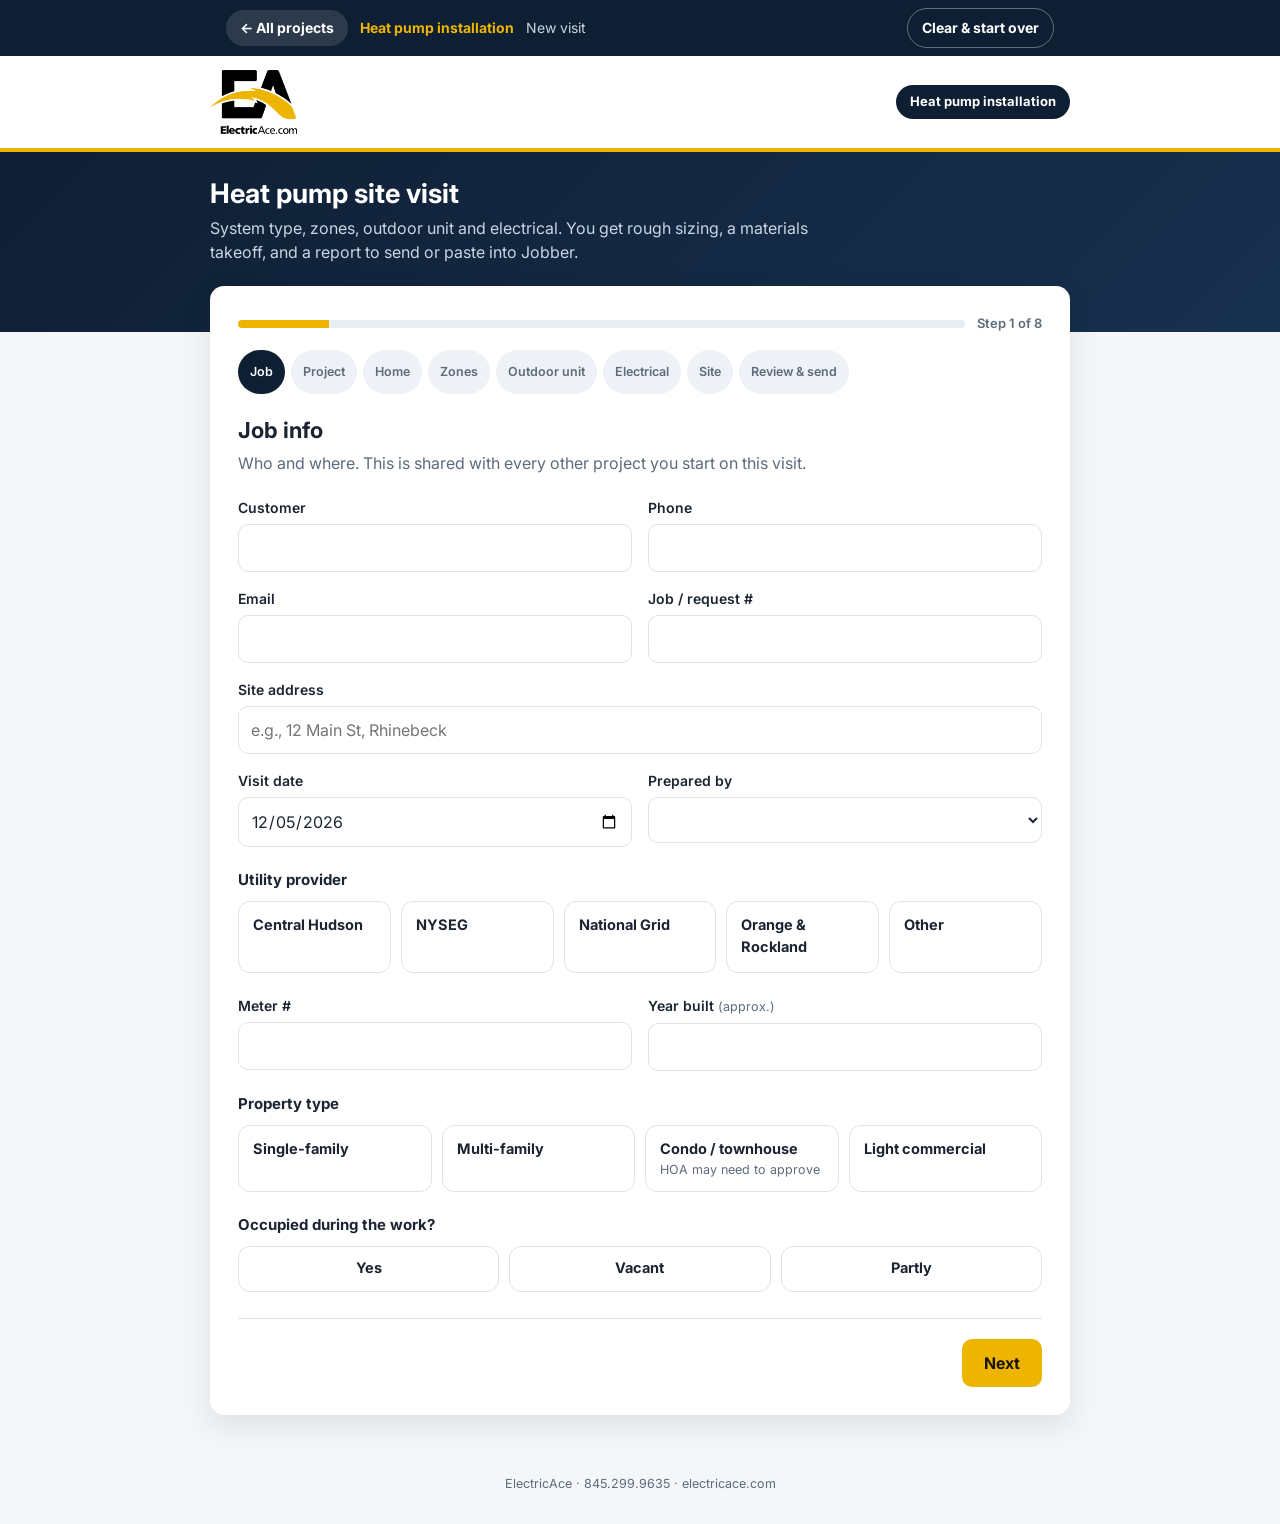
<file: site-visit/heatpump.html>
<!DOCTYPE html>
<html lang="en">
<head>
<meta charset="UTF-8">
<meta name="robots" content="noindex, nofollow">
<meta name="viewport" content="width=device-width, initial-scale=1">
<title>Heat pump installation — ElectricAce site visit</title>
<link rel="preconnect" href="https://fonts.googleapis.com">
<link href="https://fonts.googleapis.com/css2?family=Inter:wght@400;500;600;700;800&display=swap" rel="stylesheet">
<link rel="stylesheet" href="wiz.css">
</head>
<body>
<div class="logobar"><div class="wrap logos"><img src="[data-uri]" alt="ElectricAce"><span class="badge">Heat pump installation</span></div></div>
<header class="hero"><div class="wrap"><h1>Heat pump site visit</h1><p>System type, zones, outdoor unit and electrical. You get rough sizing, a materials takeoff, and a report to send or paste into Jobber.</p></div></header>
<main><div class="wrap">
<form class="card" id="form" novalidate>
  <div class="progress"><div class="bar"><div id="barFill"></div></div><div class="stepcount" id="stepCount"></div></div>
  <div class="tabs" id="tabs"></div>
</form>
</div></main>
<footer>ElectricAce · 845.299.9635 · electricace.com</footer>
<div class="modal" id="modal"><div class="box"><p><b>Clear this worksheet?</b><br>Answers and photos for this project are erased. The rest of the visit stays.</p><div class="toolbar" style="justify-content:flex-end"><button type="button" class="btn-s" id="modalNo">Keep it</button><button type="button" class="btn-p" id="modalYes">Clear</button></div></div></div>
<script src="visit.js"></script>
<script src="send.js"></script>
<script src="wiz.js"></script>
<script src="heatpump.js"></script>
</body>
</html>
</file>
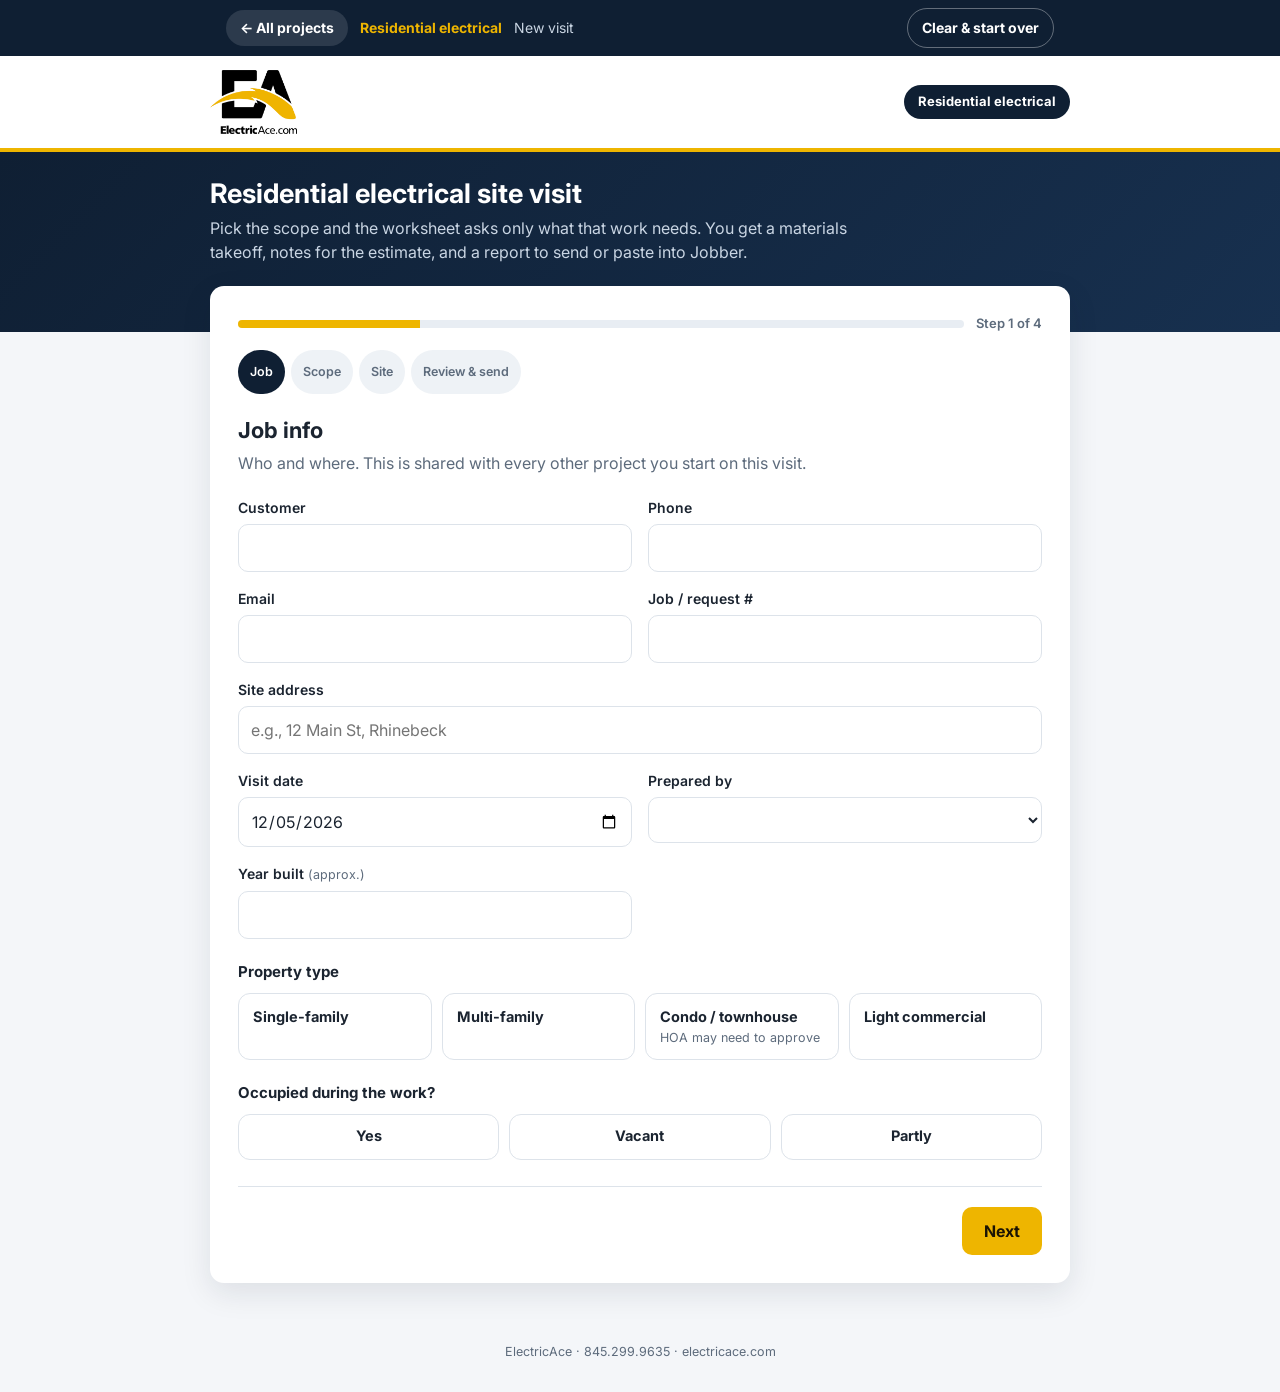
<file: site-visit/residential.html>
<!DOCTYPE html>
<html lang="en">
<head>
<meta charset="UTF-8">
<meta name="robots" content="noindex, nofollow">
<meta name="viewport" content="width=device-width, initial-scale=1">
<title>Residential electrical — ElectricAce site visit</title>
<link rel="preconnect" href="https://fonts.googleapis.com">
<link href="https://fonts.googleapis.com/css2?family=Inter:wght@400;500;600;700;800&display=swap" rel="stylesheet">
<link rel="stylesheet" href="wiz.css">
</head>
<body>
<div class="logobar"><div class="wrap logos"><img src="[data-uri]" alt="ElectricAce"><span class="badge">Residential electrical</span></div></div>
<header class="hero"><div class="wrap"><h1>Residential electrical site visit</h1><p>Pick the scope and the worksheet asks only what that work needs. You get a materials takeoff, notes for the estimate, and a report to send or paste into Jobber.</p></div></header>
<main><div class="wrap">
<form class="card" id="form" novalidate>
  <div class="progress"><div class="bar"><div id="barFill"></div></div><div class="stepcount" id="stepCount"></div></div>
  <div class="tabs" id="tabs"></div>
</form>
</div></main>
<footer>ElectricAce · 845.299.9635 · electricace.com</footer>
<div class="modal" id="modal"><div class="box"><p><b>Clear this worksheet?</b><br>Answers and photos for this project are erased. The rest of the visit stays.</p><div class="toolbar" style="justify-content:flex-end"><button type="button" class="btn-s" id="modalNo">Keep it</button><button type="button" class="btn-p" id="modalYes">Clear</button></div></div></div>
<script src="visit.js"></script>
<script src="send.js"></script>
<script src="wiz.js"></script>
<script src="residential.js"></script>
</body>
</html>
</file>
<file: site-visit/wiz.css>
/* ElectricAce site-visit worksheets — shared look, matched to the generator worksheet */
:root{
  --navy:#0f1f33; --navy2:#17304f; --amber:#eeb500; --amber-d:#d39f00;
  --ink:#1b2430; --muted:#5d6b7c; --line:#dde3ea; --bg:#f4f6f9; --card:#fff;
  --ok:#1f9d6b; --warn:#c2410c; --radius:14px;
}
*{box-sizing:border-box;min-width:0}
body{margin:0;font-family:Inter,system-ui,-apple-system,Segoe UI,Roboto,sans-serif;color:var(--ink);background:var(--bg);line-height:1.5;overflow-x:clip}
.wrap{max-width:860px;margin:0 auto}

/* visit bar shared by every path */
.visitbar{background:var(--navy);color:#fff;font-size:14px;position:sticky;top:0;z-index:40}
.visitbar .wrap{display:flex;align-items:center;gap:12px;padding:8px 16px;flex-wrap:wrap}
.visitbar a{color:#fff;text-decoration:none;font-weight:700;display:inline-flex;align-items:center;gap:6px;padding:6px 12px;border-radius:99px;background:rgba(255,255,255,.1)}
.visitbar a:hover{background:rgba(255,255,255,.2)}
.visitbar .who{color:#c9d5e3;flex:1;min-width:160px;overflow:hidden;text-overflow:ellipsis;white-space:nowrap}
.visitbar .who b{color:var(--amber)}

.logobar{background:#fff;border-bottom:4px solid var(--amber);padding:14px 20px}
.logobar img{height:64px;width:auto;display:block}
.logos{display:flex;align-items:center;justify-content:space-between;gap:16px;flex-wrap:wrap}
.badge{display:inline-flex;align-items:center;gap:6px;background:var(--navy);color:#fff;font-weight:700;font-size:13px;border-radius:99px;padding:7px 14px}
@media (max-width:520px){.logobar img{height:48px}.badge{font-size:12px;padding:6px 11px}}
header.hero{background:linear-gradient(135deg,var(--navy),var(--navy2));color:#fff;padding:26px 20px 68px}
header.hero h1{font-size:27px;margin:0 0 6px;line-height:1.2;text-wrap:balance}
header.hero p{margin:0;color:#c9d5e3;max-width:640px}
main{margin-top:-46px;padding:0 16px 60px}
.card{background:var(--card);border-radius:var(--radius);box-shadow:0 10px 30px rgba(15,31,51,.10);padding:28px}
@media (max-width:620px){.card{padding:20px}header.hero h1{font-size:23px}}

.progress{display:flex;align-items:center;gap:12px;margin-bottom:22px}
.bar{flex:1;height:8px;background:#e8edf3;border-radius:99px;overflow:hidden}
.bar>div{height:100%;background:var(--amber);width:0;transition:width .35s}
.stepcount{font-size:13px;color:var(--muted);white-space:nowrap;font-weight:600}
.tabs{display:flex;flex-wrap:wrap;gap:6px;margin:-6px 0 20px}
.tabs button{padding:6px 12px;font-size:12.5px;font-weight:600;background:#eef2f6;color:var(--muted);border-radius:99px}
.tabs button.on{background:var(--navy);color:#fff}
.step{display:none}
.step.active{display:block;animation:fade .25s ease}
@keyframes fade{from{opacity:0;transform:translateY(6px)}to{opacity:1;transform:none}}
@media (prefers-reduced-motion:reduce){.step.active{animation:none}.bar>div{transition:none}}
h2{margin:0 0 4px;font-size:22px}
.lead{color:var(--muted);margin:0 0 22px}
h3.sh{margin:26px 0 12px;font-size:17px;padding-top:18px;border-top:1px solid var(--line)}

.grid{display:grid;grid-template-columns:repeat(2,minmax(0,1fr));gap:16px;margin-bottom:22px}
.full{grid-column:1/-1}
@media (max-width:620px){.grid{grid-template-columns:minmax(0,1fr)}}
label.f{display:block;font-weight:600;font-size:14px;margin-bottom:6px}
.hint{font-weight:400;color:var(--muted);font-size:12.5px}
input[type=text],input[type=number],input[type=date],input[type=tel],input[type=email],select,textarea{
  width:100%;padding:11px 12px;border:1.5px solid var(--line);border-radius:10px;font:inherit;font-size:16px;background:#fff;color:var(--ink)}
textarea{min-height:90px;resize:vertical}
input:focus,select:focus,textarea:focus{outline:none;border-color:var(--amber);box-shadow:0 0 0 3px rgba(245,165,36,.2)}
fieldset{border:none;padding:0;margin:0 0 22px}
legend{font-weight:700;font-size:15px;margin-bottom:10px;padding:0}
.opts{display:grid;grid-template-columns:repeat(auto-fit,minmax(150px,1fr));gap:10px}
.opts.sm{grid-template-columns:repeat(auto-fit,minmax(86px,1fr))}
.opts.sm .opt span{text-align:center;padding:10px 6px}
.opt{position:relative}
.opt input{position:absolute;opacity:0;pointer-events:none}
.opt span{display:block;border:1.5px solid var(--line);border-radius:12px;padding:12px 14px;cursor:pointer;height:100%;transition:.15s;font-size:14px;min-height:44px}
.opt span b{display:block;font-size:14.5px;margin-bottom:2px}
.opt span small{color:var(--muted);font-size:12.5px;line-height:1.35;display:block}
.opt input:checked+span{border-color:var(--amber);background:#fff8ea;box-shadow:inset 0 0 0 1px var(--amber)}
.opt input:focus-visible+span{box-shadow:0 0 0 3px rgba(245,165,36,.35)}
.opt span:hover{border-color:#b9c4d1}
.fld[hidden]{display:none}

.stepper{display:flex;align-items:stretch;max-width:200px}
.stepper button{padding:0 16px;background:#eef2f6;color:var(--ink);font-size:20px;border-radius:10px 0 0 10px;min-height:44px}
.stepper button:last-child{border-radius:0 10px 10px 0}
.stepper input{border-radius:0!important;text-align:center;border-left:none!important;border-right:none!important}

.callout{background:#eef5ff;border-left:4px solid #4a7fd1;padding:10px 14px;border-radius:6px;font-size:14px;margin:0 0 22px}
.callout.warn{background:#fff8ea;border-color:var(--amber)}
.callout a{color:var(--navy2);font-weight:700}

/* repeating rows (circuits, zones) */
.rows{display:grid;gap:12px}
.rowcard{border:1.5px solid var(--line);border-radius:12px;padding:14px;background:#fbfcfd;position:relative}
.rowcard .rh{font-weight:700;font-size:14px;margin-bottom:10px;color:var(--navy)}
.rowcard .rg{display:grid;grid-template-columns:repeat(auto-fit,minmax(140px,1fr));gap:10px}
.rowcard label{font-size:12.5px;font-weight:600;color:var(--muted);display:block;margin-bottom:4px}
.rowcard input,.rowcard select{padding:9px 10px}
.rowcard .rm{position:absolute;top:8px;right:8px;width:32px;height:32px;padding:0;border-radius:50%;background:#eef2f6;color:var(--muted);font-size:18px;line-height:32px}
.addbtn{margin-top:10px;background:#fff;border:1.5px dashed #b9c4d1;color:var(--navy);width:100%}

.photo-add{display:flex;flex-direction:column;align-items:center;justify-content:center;gap:2px;border:2px dashed #c3ccd6;border-radius:12px;padding:16px;cursor:pointer;font-weight:700;font-size:15px;background:#f8fafc;position:relative}
.photo-add:hover{border-color:var(--amber)}
.photo-add small{font-weight:400;color:var(--muted);font-size:12.5px}
.photo-add input{position:absolute;opacity:0;width:1px;height:1px;pointer-events:none}
.photos{display:grid;grid-template-columns:repeat(auto-fill,minmax(150px,1fr));gap:12px;margin-top:12px}
.ph{border:1px solid var(--line);border-radius:10px;overflow:hidden;background:#fff;position:relative}
.ph img{width:100%;height:120px;object-fit:cover;display:block;background:#eef2f6}
.ph input{border:none!important;border-top:1px solid var(--line)!important;border-radius:0!important;padding:8px!important;font-size:13px!important}
.ph .rm{position:absolute;top:6px;right:6px;width:30px;height:30px;padding:0;border-radius:50%;background:rgba(15,31,51,.75);color:#fff;font-size:16px;line-height:30px}

.nav{display:flex;justify-content:space-between;gap:10px;margin-top:26px;padding-top:20px;border-top:1px solid var(--line)}
button{font:inherit;font-weight:700;border:none;border-radius:10px;padding:12px 22px;cursor:pointer;min-height:44px}
button:focus-visible,a:focus-visible{outline:3px solid rgba(245,165,36,.6);outline-offset:2px}
.btn-p{background:var(--amber);color:#1b1404}
.btn-p:hover{background:var(--amber-d)}
.btn-s{background:#eef2f6;color:var(--ink)}
.btn-s:hover{background:#e2e8ef}

/* review step */
.result-hero{background:linear-gradient(135deg,var(--navy),var(--navy2));color:#fff;border-radius:14px;padding:20px 24px;display:grid;grid-template-columns:repeat(auto-fit,minmax(150px,1fr));gap:16px;margin-bottom:8px}
.result-hero .label{font-size:12px;text-transform:uppercase;letter-spacing:.6px;color:#a9bbd0;font-weight:600}
.result-hero .big{font-size:clamp(26px,5vw,36px);font-weight:800;line-height:1.1;color:var(--amber)}
.result-hero .big small{font-size:15px;color:#fff;font-weight:600}
.result-hero .sub{font-size:13px;color:#c9d5e3}
.notes{margin:18px 0 0;padding:0;list-style:none;display:grid;gap:8px}
.notes li{background:#fff8ea;border-left:4px solid var(--amber);padding:10px 14px;border-radius:6px;font-size:14px}
.notes li.info{background:#eef5ff;border-color:#4a7fd1}
.group{margin-top:24px}
.group h3{margin:0 0 6px;font-size:15px;text-transform:uppercase;letter-spacing:.6px;color:var(--navy)}
table{width:100%;border-collapse:collapse;font-size:14px}
th,td{text-align:left;padding:8px 6px;border-bottom:1px solid var(--line);vertical-align:middle}
th{font-size:11.5px;text-transform:uppercase;letter-spacing:.6px;color:var(--muted)}
table.kv td:first-child{width:40%;color:var(--muted);font-weight:600}
td.q{width:84px}
td.q input{width:70px;padding:6px 8px;border:1.5px solid var(--line);border-radius:8px;font:inherit;font-size:16px;text-align:right}
td.u{width:50px;color:var(--muted);font-size:13px}
td .spec{display:block;color:var(--muted);font-size:12.5px}
.addrow{display:grid;grid-template-columns:2fr 1.4fr 80px 80px auto;gap:8px;margin-top:10px}
.addrow input{padding:8px 10px}
@media (max-width:620px){.addrow{grid-template-columns:1fr 1fr}}
.send{margin-top:26px;background:#f8fafc;border:1px solid var(--line);border-radius:14px;padding:20px;display:grid;gap:12px}
.send h3{margin:0}
.toolbar{display:flex;flex-wrap:wrap;gap:10px;align-items:center}
.msg{display:none;font-size:14px;border-radius:10px;padding:10px 12px;background:#e9f8f1;color:#145c40}
.msg.err{background:#fdecea;color:#9a2a1a}.msg.info{background:#eef5ff;color:#17304f}
.msg a{color:inherit;font-weight:700}
.modal{position:fixed;inset:0;background:rgba(15,31,51,.45);display:none;align-items:center;justify-content:center;padding:20px;z-index:60}
.modal.show{display:flex}
.modal .box{background:#fff;border-radius:14px;padding:22px;max-width:380px;width:100%}
.modal .box p{margin:0 0 16px}
footer{text-align:center;color:var(--muted);font-size:12.5px;padding:0 16px 30px}
</file>
